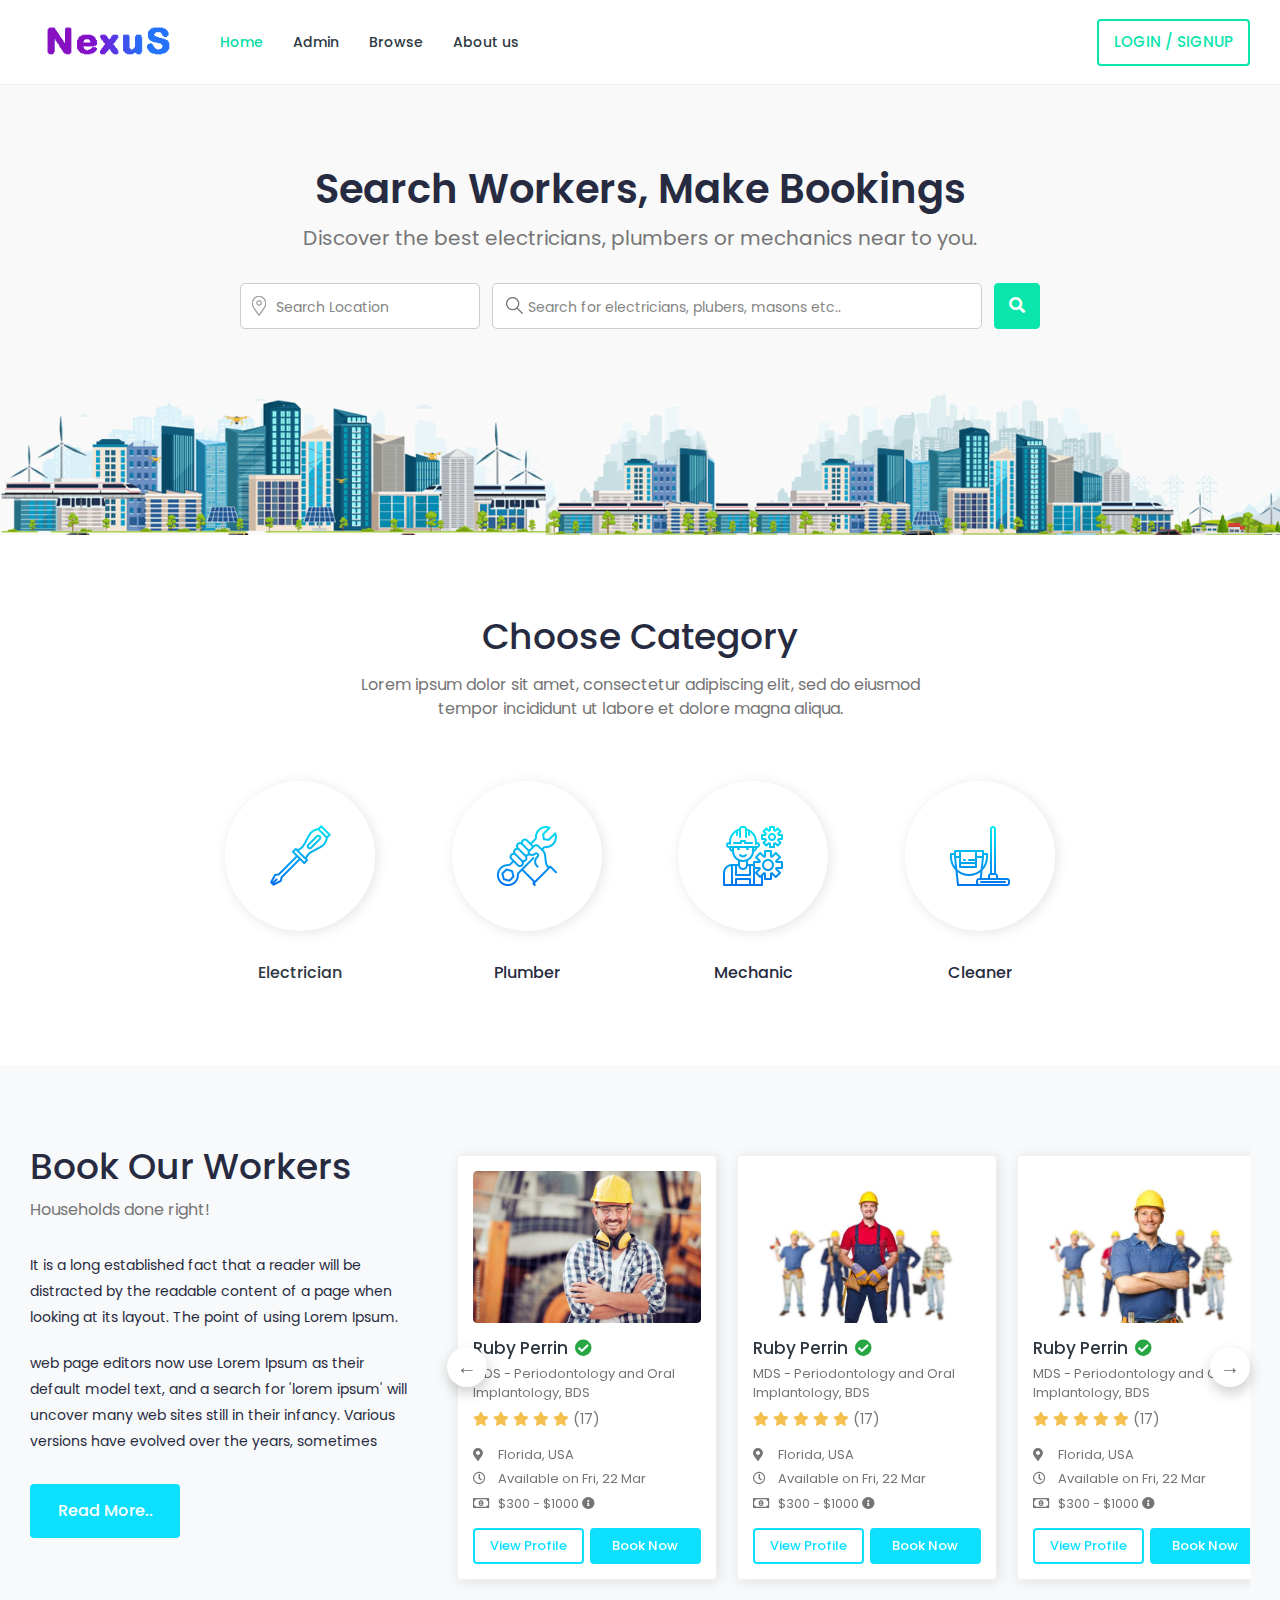
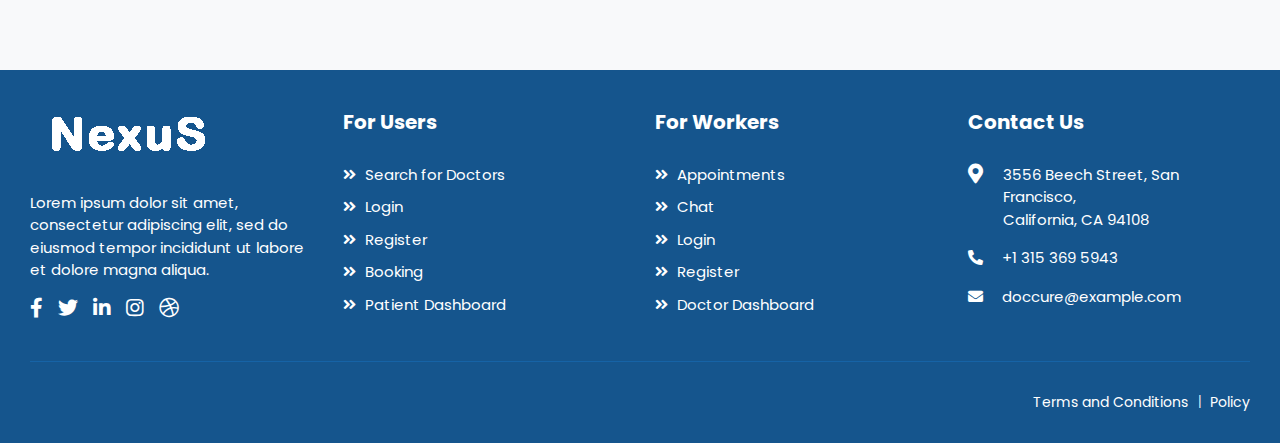
<file: index.html>
<!DOCTYPE html>
<html lang="en">

<!-- doccure/  30 Nov 2019 04:11:34 GMT -->

<head>

	<meta charset="utf-8">
	<meta name="viewport" content="width=device-width, initial-scale=1.0, user-scalable=0">
	<title>Doccure</title>

	<!-- Favicons -->
	<link type="image/x-icon" href="assets/img/favicon.png" rel="icon">

	<!-- Bootstrap CSS -->
	<link rel="stylesheet" href="assets/css/bootstrap.min.css">

	<!-- Fontawesome CSS -->
	<link rel="stylesheet" href="assets/plugins/fontawesome/css/fontawesome.min.css">
	<link rel="stylesheet" href="assets/plugins/fontawesome/css/all.min.css">

	<!-- Main CSS -->
	<link rel="stylesheet" href="assets/css/style.css">

	<link rel="stylesheet" href="assets/css/app.css">


	<!-- HTML5 shim and Respond.js IE8 support of HTML5 elements and media queries -->
	<!--[if lt IE 9]>
			<script src="assets/js/html5shiv.min.js"></script>
			<script src="assets/js/respond.min.js"></script>
		<![endif]-->

</head>

<body>

	<!-- Main Wrapper -->
	<div class="main-wrapper">

		<!-- Header -->
		<header class="header">
			<nav class="navbar navbar-expand-lg header-nav">
				<div class="navbar-header">
					<a id="mobile_btn" href="javascript:void(0);">
						<span class="bar-icon">
							<span></span>
							<span></span>
							<span></span>
						</span>
					</a>
					<a href="index-2.html" class="navbar-brand logo">
						<img src="assets/img/logo11.png" class="img-fluid" alt="Logo">
					</a>
				</div>
				<div class="main-menu-wrapper">
					<div class="menu-header">
						<a href="index-2.html" class="menu-logo">
							<img src="assets/img/logo.png" class="img-fluid" alt="Logo">
						</a>
						<a id="menu_close" class="menu-close" href="javascript:void(0);">
							<i class="fas fa-times"></i>
						</a>
					</div>
					<ul class="main-nav">
						<!-- nav elements -->
						<li class="active">
							<a href="index-2.html">Home</a>
						</li>
						
						<li>
							<a href="admin/index.html" target="_blank">Admin</a>
						</li>

						<li>
							<a href="login.html">Browse</a>
						</li>

						<li>
							<a href="login.html">About us</a>
						</li>

						<li class="login-link">
							<a href="login.html">Login / Signup</a>
						</li>

					</ul>
				</div>
				<ul class="nav header-navbar-rht">
					<li class="nav-item">
						<a class="nav-link header-login" href="login.html">login / Signup </a>
					</li>
				</ul>
			</nav>
		</header>
		<!-- /Header -->

		<!-- Home Banner -->
		<section class="section section-search">
			<div class="container-fluid">
				<div class="banner-wrapper">
					<div class="banner-header text-center">
						<h1>Search Workers, Make Bookings</h1>
						<p>Discover the best electricians, plumbers or mechanics near to you.</p>
					</div>

					<!-- Search -->
					<div class="search-box">
						<form action="templateshub.net">
							<div class="form-group search-location">
								<input type="text" class="form-control" placeholder="Search Location">
							</div>
							<div class="form-group search-info">
								<input type="text" class="form-control"
									placeholder="Search for electricians, plubers, masons etc..">
							</div>
							<button type="submit" class="btn btn-primary search-btn"><i class="fas fa-search"></i>
								<span>Search</span></button>
						</form>
					</div>
					<!-- /Search -->

				</div>
			</div>
		</section>
		<!-- /Home Banner -->

		<!-- Clinic and Specialities -->
		<section class="section section-specialities">
			<div class="container-fluid">
				<div class="section-header text-center">
					<h2>Choose Category</h2>
					<p class="sub-title">Lorem ipsum dolor sit amet, consectetur adipiscing elit, sed do eiusmod tempor
						incididunt ut labore et dolore magna aliqua.</p>
				</div>
				<div class="row justify-content-center">
					<div class="col-md-9 editstyle1">
						<!-- speciality-bubbles -->
						

							<!-- speciality-bubbles Item -->
							<a href="/">
							<div class="speicality-item text-center">
								<div class="speicality-img">
									<img src="assets/img/specialities/1.png" class="img-fluid"
										alt="Speciality">
								</div>
								<p>Electrician</p>
							</div>
							</a>
							
							<!-- /speciality-bubbles Item -->

							<!-- speciality-bubbles Item -->
							<div class="speicality-item text-center">
								<div class="speicality-img">
									<img src="assets/img/specialities/2.png" class="img-fluid"
										alt="Speciality">
								</div>
								<p>Plumber</p>
							</div>
							<!-- /speciality-bubbles Item -->

							<!-- speciality-bubbles Item -->
							<div class="speicality-item text-center">
								<div class="speicality-img">
									<img src="assets/img/specialities/3.png" class="img-fluid"
										alt="Speciality">
								</div>
								<p>Mechanic</p>
							</div>
							<!-- /speciality-bubbles Item -->

							<!-- speciality-bubbles Item -->
							<div class="speicality-item text-center">
								<div class="speicality-img">
									<img src="assets/img/specialities/4.png" class="img-fluid"
										alt="Speciality">
								</div>
								<p>Cleaner</p>
							</div>
							<!-- /speciality-bubbles Item -->


						
						<!-- /speciality-bubbles -->

					</div>
				</div>
			</div>
		</section>
		<!-- Clinic and Specialities -->

		<!-- Popular Section -->
		<section class="section section-doctor">
			<div class="container-fluid">
				<div class="row">
					<div class="col-lg-4">
						<div class="section-header ">
							<h2>Book Our Workers</h2>
							<p>Households done right!</p>
						</div>
						<div class="about-content">
							<p>It is a long established fact that a reader will be distracted by the readable content of
								a page when looking at its layout. The point of using Lorem Ipsum.</p>
							<p>web page editors now use Lorem Ipsum as their default model text, and a search for 'lorem
								ipsum' will uncover many web sites still in their infancy. Various versions have evolved
								over the years, sometimes</p>
							<a href="javascript:;">Read More..</a>
						</div>
					</div>
					<div class="col-lg-8">
						<div class="doctor-slider slider">

							<!-- Doctor Widget -->
							<div class="profile-widget">
								<div class="doc-img">
									<a href="doctor-profile.html">
										<img class="img-fluid" alt="User Image" src="assets/img/doctors/1.jpg">
									</a>
									<a href="javascript:void(0)" class="fav-btn">
										<i class="far fa-bookmark"></i>
									</a>
								</div>
								<div class="pro-content">
									<h3 class="title">
										<a href="doctor-profile.html">Ruby Perrin</a>
										<i class="fas fa-check-circle verified"></i>
									</h3>
									<p class="speciality">MDS - Periodontology and Oral Implantology, BDS</p>
									<div class="rating">
										<i class="fas fa-star filled"></i>
										<i class="fas fa-star filled"></i>
										<i class="fas fa-star filled"></i>
										<i class="fas fa-star filled"></i>
										<i class="fas fa-star filled"></i>
										<span class="d-inline-block average-rating">(17)</span>
									</div>
									<ul class="available-info">
										<li>
											<i class="fas fa-map-marker-alt"></i> Florida, USA
										</li>
										<li>
											<i class="far fa-clock"></i> Available on Fri, 22 Mar
										</li>
										<li>
											<i class="far fa-money-bill-alt"></i> $300 - $1000
											<i class="fas fa-info-circle" data-toggle="tooltip" title="Lorem Ipsum"></i>
										</li>
									</ul>
									<div class="row row-sm">
										<div class="col-6">
											<a href="doctor-profile.html" class="btn view-btn">View Profile</a>
										</div>
										<div class="col-6">
											<a href="booking.html" class="btn book-btn">Book Now</a>
										</div>
									</div>
								</div>
							</div>
							<!-- /Doctor Widget -->


							<!-- Doctor Widget -->
							<div class="profile-widget">
								<div class="doc-img">
									<a href="doctor-profile.html">
										<img class="img-fluid" alt="User Image" src="assets/img/doctors/2.jpg">
									</a>
									<a href="javascript:void(0)" class="fav-btn">
										<i class="far fa-bookmark"></i>
									</a>
								</div>
								<div class="pro-content">
									<h3 class="title">
										<a href="doctor-profile.html">Ruby Perrin</a>
										<i class="fas fa-check-circle verified"></i>
									</h3>
									<p class="speciality">MDS - Periodontology and Oral Implantology, BDS</p>
									<div class="rating">
										<i class="fas fa-star filled"></i>
										<i class="fas fa-star filled"></i>
										<i class="fas fa-star filled"></i>
										<i class="fas fa-star filled"></i>
										<i class="fas fa-star filled"></i>
										<span class="d-inline-block average-rating">(17)</span>
									</div>
									<ul class="available-info">
										<li>
											<i class="fas fa-map-marker-alt"></i> Florida, USA
										</li>
										<li>
											<i class="far fa-clock"></i> Available on Fri, 22 Mar
										</li>
										<li>
											<i class="far fa-money-bill-alt"></i> $300 - $1000
											<i class="fas fa-info-circle" data-toggle="tooltip" title="Lorem Ipsum"></i>
										</li>
									</ul>
									<div class="row row-sm">
										<div class="col-6">
											<a href="doctor-profile.html" class="btn view-btn">View Profile</a>
										</div>
										<div class="col-6">
											<a href="booking.html" class="btn book-btn">Book Now</a>
										</div>
									</div>
								</div>
							</div>
							<!-- /Doctor Widget -->

							<!-- Doctor Widget -->
							<div class="profile-widget">
								<div class="doc-img">
									<a href="doctor-profile.html">
										<img class="img-fluid" alt="User Image" src="assets/img/doctors/3.jpg">
									</a>
									<a href="javascript:void(0)" class="fav-btn">
										<i class="far fa-bookmark"></i>
									</a>
								</div>
								<div class="pro-content">
									<h3 class="title">
										<a href="doctor-profile.html">Ruby Perrin</a>
										<i class="fas fa-check-circle verified"></i>
									</h3>
									<p class="speciality">MDS - Periodontology and Oral Implantology, BDS</p>
									<div class="rating">
										<i class="fas fa-star filled"></i>
										<i class="fas fa-star filled"></i>
										<i class="fas fa-star filled"></i>
										<i class="fas fa-star filled"></i>
										<i class="fas fa-star filled"></i>
										<span class="d-inline-block average-rating">(17)</span>
									</div>
									<ul class="available-info">
										<li>
											<i class="fas fa-map-marker-alt"></i> Florida, USA
										</li>
										<li>
											<i class="far fa-clock"></i> Available on Fri, 22 Mar
										</li>
										<li>
											<i class="far fa-money-bill-alt"></i> $300 - $1000
											<i class="fas fa-info-circle" data-toggle="tooltip" title="Lorem Ipsum"></i>
										</li>
									</ul>
									<div class="row row-sm">
										<div class="col-6">
											<a href="doctor-profile.html" class="btn view-btn">View Profile</a>
										</div>
										<div class="col-6">
											<a href="booking.html" class="btn book-btn">Book Now</a>
										</div>
									</div>
								</div>
							</div>
							<!-- /Doctor Widget -->


							<!-- Doctor Widget -->
							<div class="profile-widget">
								<div class="doc-img">
									<a href="doctor-profile.html">
										<img class="img-fluid" alt="User Image" src="assets/img/doctors/4.jpg">
									</a>
									<a href="javascript:void(0)" class="fav-btn">
										<i class="far fa-bookmark"></i>
									</a>
								</div>
								<div class="pro-content">
									<h3 class="title">
										<a href="doctor-profile.html">Ruby Perrin</a>
										<i class="fas fa-check-circle verified"></i>
									</h3>
									<p class="speciality">MDS - Periodontology and Oral Implantology, BDS</p>
									<div class="rating">
										<i class="fas fa-star filled"></i>
										<i class="fas fa-star filled"></i>
										<i class="fas fa-star filled"></i>
										<i class="fas fa-star filled"></i>
										<i class="fas fa-star filled"></i>
										<span class="d-inline-block average-rating">(17)</span>
									</div>
									<ul class="available-info">
										<li>
											<i class="fas fa-map-marker-alt"></i> Florida, USA
										</li>
										<li>
											<i class="far fa-clock"></i> Available on Fri, 22 Mar
										</li>
										<li>
											<i class="far fa-money-bill-alt"></i> $300 - $1000
											<i class="fas fa-info-circle" data-toggle="tooltip" title="Lorem Ipsum"></i>
										</li>
									</ul>
									<div class="row row-sm">
										<div class="col-6">
											<a href="doctor-profile.html" class="btn view-btn">View Profile</a>
										</div>
										<div class="col-6">
											<a href="booking.html" class="btn book-btn">Book Now</a>
										</div>
									</div>
								</div>
							</div>
							<!-- /Doctor Widget -->
						</div>
					</div>
				</div>
			</div>
		</section>
		<!-- /Popular Section -->


		<!-- Footer -->
		<footer class="footer">

			<!-- Footer Top -->
			<div class="footer-top">
				<div class="container-fluid">
					<div class="row">
						<div class="col-lg-3 col-md-6">

							<!-- Footer Widget -->
							<div class="footer-widget footer-about">
								<div class="footer-logo">
									<img src="assets/img/footer-logo.png" alt="logo">
								</div>
								<div class="footer-about-content">
									<p>Lorem ipsum dolor sit amet, consectetur adipiscing elit, sed do eiusmod tempor
										incididunt ut labore et dolore magna aliqua. </p>
									<div class="social-icon">
										<ul>
											<li>
												<a href="#" target="_blank"><i class="fab fa-facebook-f"></i> </a>
											</li>
											<li>
												<a href="#" target="_blank"><i class="fab fa-twitter"></i> </a>
											</li>
											<li>
												<a href="#" target="_blank"><i class="fab fa-linkedin-in"></i></a>
											</li>
											<li>
												<a href="#" target="_blank"><i class="fab fa-instagram"></i></a>
											</li>
											<li>
												<a href="#" target="_blank"><i class="fab fa-dribbble"></i> </a>
											</li>
										</ul>
									</div>
								</div>
							</div>
							<!-- /Footer Widget -->

						</div>

						<div class="col-lg-3 col-md-6">

							<!-- Footer Widget -->
							<div class="footer-widget footer-menu">
								<h2 class="footer-title">For Users</h2>
								<ul>
									<li><a href="search.html"><i class="fas fa-angle-double-right"></i> Search for
											Doctors</a></li>
									<li><a href="login.html"><i class="fas fa-angle-double-right"></i> Login</a></li>
									<li><a href="register.html"><i class="fas fa-angle-double-right"></i> Register</a>
									</li>
									<li><a href="booking.html"><i class="fas fa-angle-double-right"></i> Booking</a>
									</li>
									<li><a href="patient-dashboard.html"><i class="fas fa-angle-double-right"></i>
											Patient Dashboard</a></li>
								</ul>
							</div>
							<!-- /Footer Widget -->

						</div>

						<div class="col-lg-3 col-md-6">

							<!-- Footer Widget -->
							<div class="footer-widget footer-menu">
								<h2 class="footer-title">For Workers</h2>
								<ul>
									<li><a href="appointments.html"><i class="fas fa-angle-double-right"></i>
											Appointments</a></li>
									<li><a href="chat.html"><i class="fas fa-angle-double-right"></i> Chat</a></li>
									<li><a href="login.html"><i class="fas fa-angle-double-right"></i> Login</a></li>
									<li><a href="doctor-register.html"><i class="fas fa-angle-double-right"></i>
											Register</a></li>
									<li><a href="doctor-dashboard.html"><i class="fas fa-angle-double-right"></i> Doctor
											Dashboard</a></li>
								</ul>
							</div>
							<!-- /Footer Widget -->

						</div>

						<div class="col-lg-3 col-md-6">

							<!-- Footer Widget -->
							<div class="footer-widget footer-contact">
								<h2 class="footer-title">Contact Us</h2>
								<div class="footer-contact-info">
									<div class="footer-address">
										<span><i class="fas fa-map-marker-alt"></i></span>
										<p> 3556 Beech Street, San Francisco,<br> California, CA 94108 </p>
									</div>
									<p>
										<i class="fas fa-phone-alt"></i>
										+1 315 369 5943
									</p>
									<p class="mb-0">
										<i class="fas fa-envelope"></i>
										doccure@example.com
									</p>
								</div>
							</div>
							<!-- /Footer Widget -->

						</div>

					</div>
				</div>
			</div>
			<!-- /Footer Top -->

			<!-- Footer Bottom -->
			<div class="footer-bottom">
				<div class="container-fluid">

					<!-- Copyright -->
					<div class="copyright">
						<div class="row">
							<div class="col-md-6 col-lg-6">
								
							</div>
							<div class="col-md-6 col-lg-6">

								<!-- Copyright Menu -->
								<div class="copyright-menu">
									<ul class="policy-menu">
										<li><a href="term-condition.html">Terms and Conditions</a></li>
										<li><a href="privacy-policy.html">Policy</a></li>
									</ul>
								</div>
								<!-- /Copyright Menu -->

							</div>
						</div>
					</div>
					<!-- /Copyright -->

				</div>
			</div>
			<!-- /Footer Bottom -->

		</footer>
		<!-- /Footer -->

	</div>
	<!-- /Main Wrapper -->

	<!-- jQuery -->
	<script src="assets/js/jquery.min.js"></script>

	<!-- Bootstrap Core JS -->
	<script src="assets/js/popper.min.js"></script>
	<script src="assets/js/bootstrap.min.js"></script>

	<!-- Slick JS -->
	<script src="assets/js/slick.js"></script>

	<!-- Custom JS -->
	<script src="assets/js/script.js"></script>

</body>

<!-- doccure/  30 Nov 2019 04:11:53 GMT -->

</html>
</file>
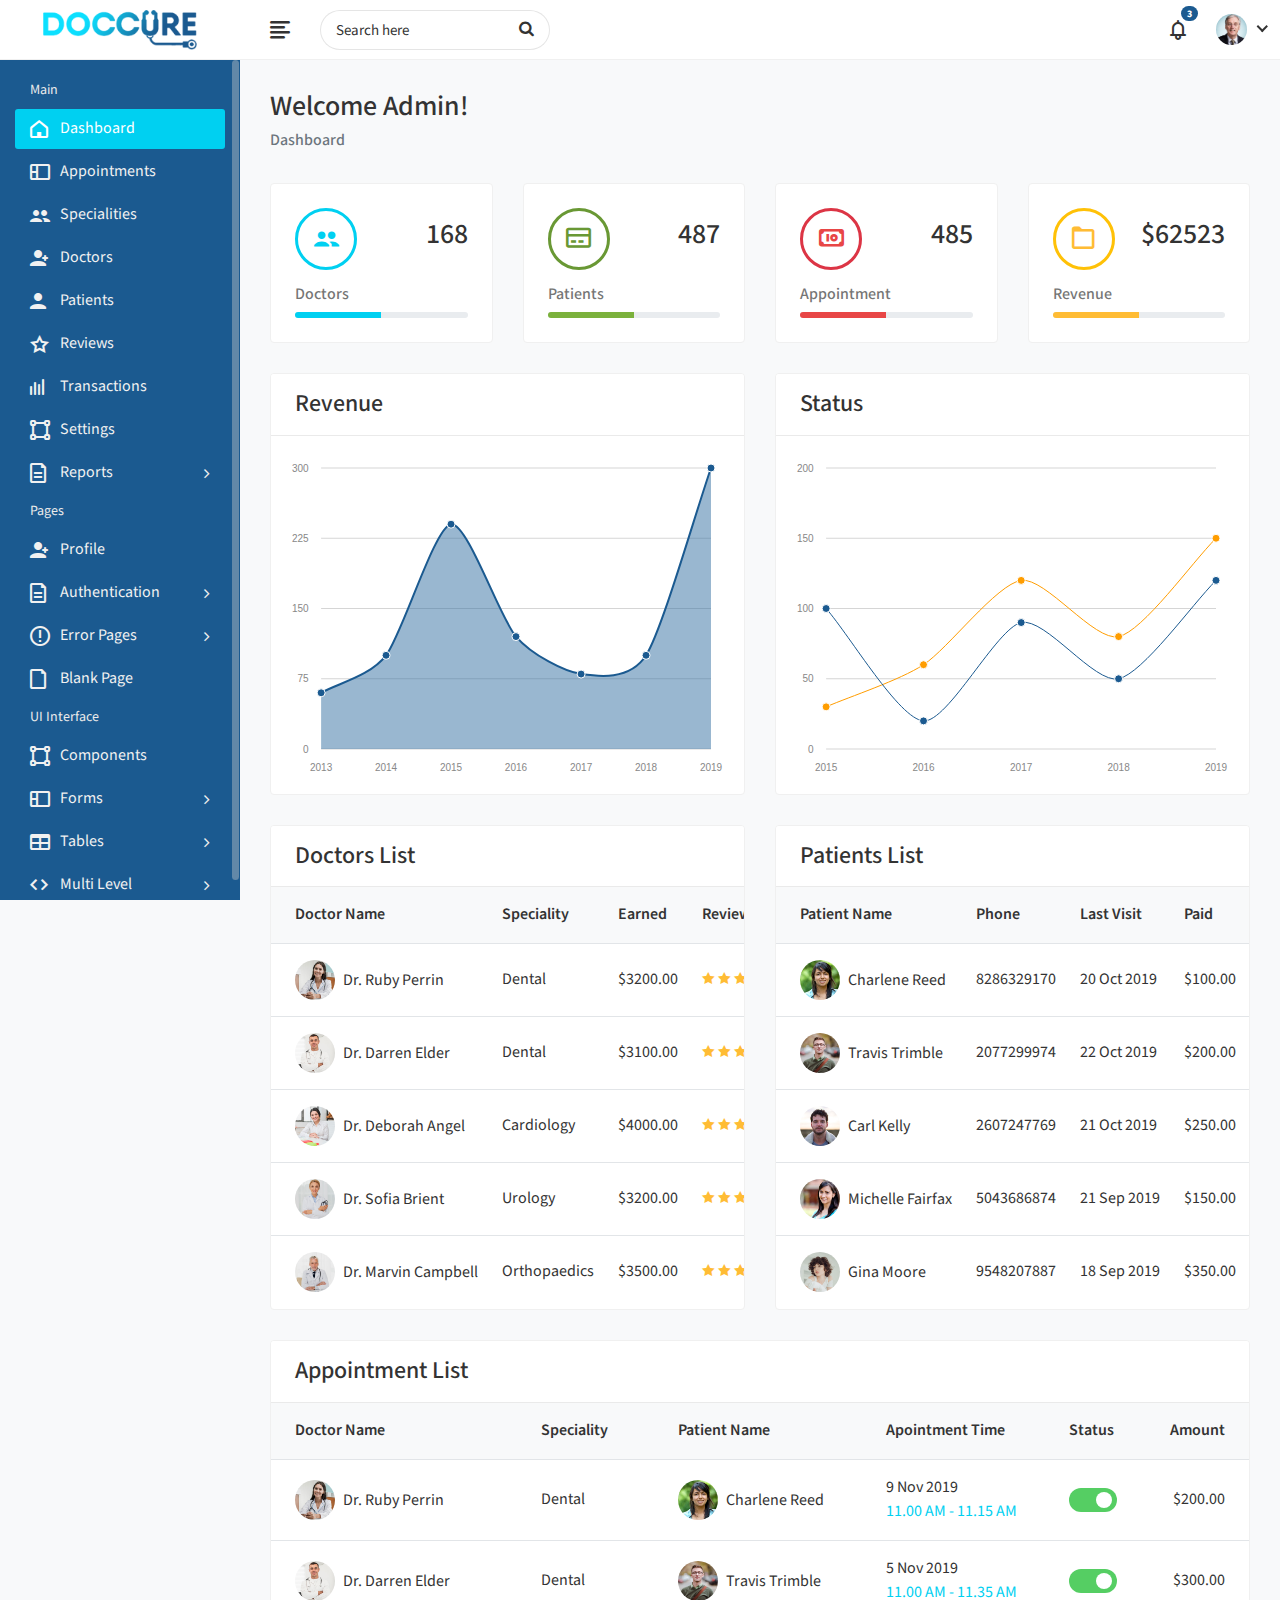
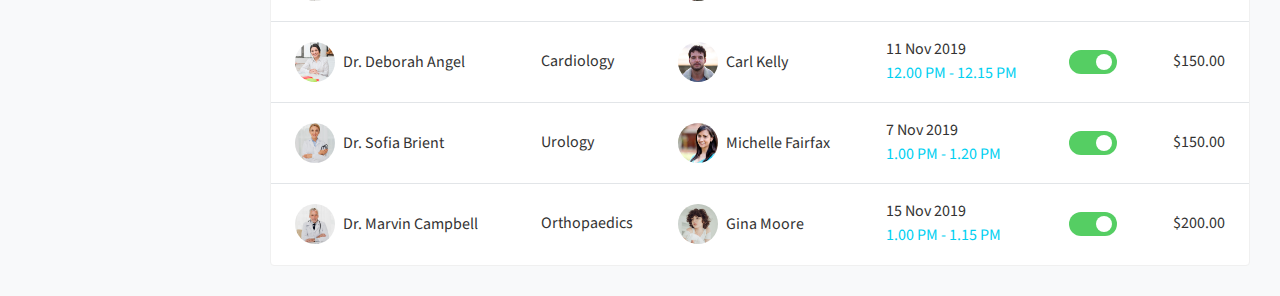
<file: admin/index.html>
<!DOCTYPE html>
<html lang="en">
    
<!-- Mirrored from dreamguys.co.in/demo/doccure/admin/index.html by HTTrack Website Copier/3.x [XR&CO'2014], Sat, 30 Nov 2019 04:12:20 GMT -->
<head>
        <meta charset="utf-8">
        <meta name="viewport" content="width=device-width, initial-scale=1.0, user-scalable=0">
        <title>Doccure - Dashboard</title>
		
		<!-- Favicon -->
        <link rel="shortcut icon" type="image/x-icon" href="assets/img/favicon.png">
		
		<!-- Bootstrap CSS -->
        <link rel="stylesheet" href="assets/css/bootstrap.min.css">
		
		<!-- Fontawesome CSS -->
        <link rel="stylesheet" href="assets/css/font-awesome.min.css">
		
		<!-- Feathericon CSS -->
        <link rel="stylesheet" href="assets/css/feathericon.min.css">
		
		<link rel="stylesheet" href="assets/plugins/morris/morris.css">
		
		<!-- Main CSS -->
        <link rel="stylesheet" href="assets/css/style.css">
		
		<!--[if lt IE 9]>
			<script src="assets/js/html5shiv.min.js"></script>
			<script src="assets/js/respond.min.js"></script>
		<![endif]-->
    </head>
    <body>
	
		<!-- Main Wrapper -->
        <div class="main-wrapper">
		
			<!-- Header -->
            <div class="header">
			
				<!-- Logo -->
                <div class="header-left">
                    <a href="index.html" class="logo">
						<img src="assets/img/logo.png" alt="Logo">
					</a>
					<a href="index.html" class="logo logo-small">
						<img src="assets/img/logo-small.png" alt="Logo" width="30" height="30">
					</a>
                </div>
				<!-- /Logo -->
				
				<a href="javascript:void(0);" id="toggle_btn">
					<i class="fe fe-text-align-left"></i>
				</a>
				
				<div class="top-nav-search">
					<form>
						<input type="text" class="form-control" placeholder="Search here">
						<button class="btn" type="submit"><i class="fa fa-search"></i></button>
					</form>
				</div>
				
				<!-- Mobile Menu Toggle -->
				<a class="mobile_btn" id="mobile_btn">
					<i class="fa fa-bars"></i>
				</a>
				<!-- /Mobile Menu Toggle -->
				
				<!-- Header Right Menu -->
				<ul class="nav user-menu">

					<!-- Notifications -->
					<li class="nav-item dropdown noti-dropdown">
						<a href="#" class="dropdown-toggle nav-link" data-toggle="dropdown">
							<i class="fe fe-bell"></i> <span class="badge badge-pill">3</span>
						</a>
						<div class="dropdown-menu notifications">
							<div class="topnav-dropdown-header">
								<span class="notification-title">Notifications</span>
								<a href="javascript:void(0)" class="clear-noti"> Clear All </a>
							</div>
							<div class="noti-content">
								<ul class="notification-list">
									<li class="notification-message">
										<a href="#">
											<div class="media">
												<span class="avatar avatar-sm">
													<img class="avatar-img rounded-circle" alt="User Image" src="assets/img/doctors/doctor-thumb-01.jpg">
												</span>
												<div class="media-body">
													<p class="noti-details"><span class="noti-title">Dr. Ruby Perrin</span> Schedule <span class="noti-title">her appointment</span></p>
													<p class="noti-time"><span class="notification-time">4 mins ago</span></p>
												</div>
											</div>
										</a>
									</li>
									<li class="notification-message">
										<a href="#">
											<div class="media">
												<span class="avatar avatar-sm">
													<img class="avatar-img rounded-circle" alt="User Image" src="assets/img/patients/patient1.jpg">
												</span>
												<div class="media-body">
													<p class="noti-details"><span class="noti-title">Charlene Reed</span> has booked her appointment to <span class="noti-title">Dr. Ruby Perrin</span></p>
													<p class="noti-time"><span class="notification-time">6 mins ago</span></p>
												</div>
											</div>
										</a>
									</li>
									<li class="notification-message">
										<a href="#">
											<div class="media">
												<span class="avatar avatar-sm">
													<img class="avatar-img rounded-circle" alt="User Image" src="assets/img/patients/patient2.jpg">
												</span>
												<div class="media-body">
												<p class="noti-details"><span class="noti-title">Travis Trimble</span> sent a amount of $210 for his <span class="noti-title">appointment</span></p>
												<p class="noti-time"><span class="notification-time">8 mins ago</span></p>
												</div>
											</div>
										</a>
									</li>
									<li class="notification-message">
										<a href="#">
											<div class="media">
												<span class="avatar avatar-sm">
													<img class="avatar-img rounded-circle" alt="User Image" src="assets/img/patients/patient3.jpg">
												</span>
												<div class="media-body">
													<p class="noti-details"><span class="noti-title">Carl Kelly</span> send a message <span class="noti-title"> to his doctor</span></p>
													<p class="noti-time"><span class="notification-time">12 mins ago</span></p>
												</div>
											</div>
										</a>
									</li>
								</ul>
							</div>
							<div class="topnav-dropdown-footer">
								<a href="#">View all Notifications</a>
							</div>
						</div>
					</li>
					<!-- /Notifications -->
					
					<!-- User Menu -->
					<li class="nav-item dropdown has-arrow">
						<a href="#" class="dropdown-toggle nav-link" data-toggle="dropdown">
							<span class="user-img"><img class="rounded-circle" src="assets/img/profiles/avatar-01.jpg" width="31" alt="Ryan Taylor"></span>
						</a>
						<div class="dropdown-menu">
							<div class="user-header">
								<div class="avatar avatar-sm">
									<img src="assets/img/profiles/avatar-01.jpg" alt="User Image" class="avatar-img rounded-circle">
								</div>
								<div class="user-text">
									<h6>Ryan Taylor</h6>
									<p class="text-muted mb-0">Administrator</p>
								</div>
							</div>
							<a class="dropdown-item" href="profile.html">My Profile</a>
							<a class="dropdown-item" href="settings.html">Settings</a>
							<a class="dropdown-item" href="login.html">Logout</a>
						</div>
					</li>
					<!-- /User Menu -->
					
				</ul>
				<!-- /Header Right Menu -->
				
            </div>
			<!-- /Header -->
			
			<!-- Sidebar -->
            <div class="sidebar" id="sidebar">
                <div class="sidebar-inner slimscroll">
					<div id="sidebar-menu" class="sidebar-menu">
						<ul>
							<li class="menu-title"> 
								<span>Main</span>
							</li>
							<li class="active"> 
								<a href="index.html"><i class="fe fe-home"></i> <span>Dashboard</span></a>
							</li>
							<li> 
								<a href="appointment-list.html"><i class="fe fe-layout"></i> <span>Appointments</span></a>
							</li>
							<li> 
								<a href="specialities.html"><i class="fe fe-users"></i> <span>Specialities</span></a>
							</li>
							<li> 
								<a href="doctor-list.html"><i class="fe fe-user-plus"></i> <span>Doctors</span></a>
							</li>
							<li> 
								<a href="patient-list.html"><i class="fe fe-user"></i> <span>Patients</span></a>
							</li>
							<li> 
								<a href="reviews.html"><i class="fe fe-star-o"></i> <span>Reviews</span></a>
							</li>
							<li> 
								<a href="transactions-list.html"><i class="fe fe-activity"></i> <span>Transactions</span></a>
							</li>
							<li> 
								<a href="settings.html"><i class="fe fe-vector"></i> <span>Settings</span></a>
							</li>
							<li class="submenu">
								<a href="#"><i class="fe fe-document"></i> <span> Reports</span> <span class="menu-arrow"></span></a>
								<ul style="display: none;">
									<li><a href="invoice-report.html">Invoice Reports</a></li>
								</ul>
							</li>
							<li class="menu-title"> 
								<span>Pages</span>
							</li>
							<li> 
								<a href="profile.html"><i class="fe fe-user-plus"></i> <span>Profile</span></a>
							</li>
							<li class="submenu">
								<a href="#"><i class="fe fe-document"></i> <span> Authentication </span> <span class="menu-arrow"></span></a>
								<ul style="display: none;">
									<li><a href="login.html"> Login </a></li>
									<li><a href="register.html"> Register </a></li>
									<li><a href="forgot-password.html"> Forgot Password </a></li>
									<li><a href="lock-screen.html"> Lock Screen </a></li>
								</ul>
							</li>
							<li class="submenu">
								<a href="#"><i class="fe fe-warning"></i> <span> Error Pages </span> <span class="menu-arrow"></span></a>
								<ul style="display: none;">
									<li><a href="error-404.html">404 Error </a></li>
									<li><a href="error-500.html">500 Error </a></li>
								</ul>
							</li>
							<li> 
								<a href="blank-page.html"><i class="fe fe-file"></i> <span>Blank Page</span></a>
							</li>
							<li class="menu-title"> 
								<span>UI Interface</span>
							</li>
							<li> 
								<a href="components.html"><i class="fe fe-vector"></i> <span>Components</span></a>
							</li>
							<li class="submenu">
								<a href="#"><i class="fe fe-layout"></i> <span> Forms </span> <span class="menu-arrow"></span></a>
								<ul style="display: none;">
									<li><a href="form-basic-inputs.html">Basic Inputs </a></li>
									<li><a href="form-input-groups.html">Input Groups </a></li>
									<li><a href="form-horizontal.html">Horizontal Form </a></li>
									<li><a href="form-vertical.html"> Vertical Form </a></li>
									<li><a href="form-mask.html"> Form Mask </a></li>
									<li><a href="form-validation.html"> Form Validation </a></li>
								</ul>
							</li>
							<li class="submenu">
								<a href="#"><i class="fe fe-table"></i> <span> Tables </span> <span class="menu-arrow"></span></a>
								<ul style="display: none;">
									<li><a href="tables-basic.html">Basic Tables </a></li>
									<li><a href="data-tables.html">Data Table </a></li>
								</ul>
							</li>
							<li class="submenu">
								<a href="javascript:void(0);"><i class="fe fe-code"></i> <span>Multi Level</span> <span class="menu-arrow"></span></a>
								<ul style="display: none;">
									<li class="submenu">
										<a href="javascript:void(0);"> <span>Level 1</span> <span class="menu-arrow"></span></a>
										<ul style="display: none;">
											<li><a href="javascript:void(0);"><span>Level 2</span></a></li>
											<li class="submenu">
												<a href="javascript:void(0);"> <span> Level 2</span> <span class="menu-arrow"></span></a>
												<ul style="display: none;">
													<li><a href="javascript:void(0);">Level 3</a></li>
													<li><a href="javascript:void(0);">Level 3</a></li>
												</ul>
											</li>
											<li><a href="javascript:void(0);"> <span>Level 2</span></a></li>
										</ul>
									</li>
									<li>
										<a href="javascript:void(0);"> <span>Level 1</span></a>
									</li>
								</ul>
							</li>
						</ul>
					</div>
                </div>
            </div>
			<!-- /Sidebar -->
			
			<!-- Page Wrapper -->
            <div class="page-wrapper">
			
                <div class="content container-fluid">
					
					<!-- Page Header -->
					<div class="page-header">
						<div class="row">
							<div class="col-sm-12">
								<h3 class="page-title">Welcome Admin!</h3>
								<ul class="breadcrumb">
									<li class="breadcrumb-item active">Dashboard</li>
								</ul>
							</div>
						</div>
					</div>
					<!-- /Page Header -->

					<div class="row">
						<div class="col-xl-3 col-sm-6 col-12">
							<div class="card">
								<div class="card-body">
									<div class="dash-widget-header">
										<span class="dash-widget-icon text-primary border-primary">
											<i class="fe fe-users"></i>
										</span>
										<div class="dash-count">
											<h3>168</h3>
										</div>
									</div>
									<div class="dash-widget-info">
										<h6 class="text-muted">Doctors</h6>
										<div class="progress progress-sm">
											<div class="progress-bar bg-primary w-50"></div>
										</div>
									</div>
								</div>
							</div>
						</div>
						<div class="col-xl-3 col-sm-6 col-12">
							<div class="card">
								<div class="card-body">
									<div class="dash-widget-header">
										<span class="dash-widget-icon text-success">
											<i class="fe fe-credit-card"></i>
										</span>
										<div class="dash-count">
											<h3>487</h3>
										</div>
									</div>
									<div class="dash-widget-info">
										
										<h6 class="text-muted">Patients</h6>
										<div class="progress progress-sm">
											<div class="progress-bar bg-success w-50"></div>
										</div>
									</div>
								</div>
							</div>
						</div>
						<div class="col-xl-3 col-sm-6 col-12">
							<div class="card">
								<div class="card-body">
									<div class="dash-widget-header">
										<span class="dash-widget-icon text-danger border-danger">
											<i class="fe fe-money"></i>
										</span>
										<div class="dash-count">
											<h3>485</h3>
										</div>
									</div>
									<div class="dash-widget-info">
										
										<h6 class="text-muted">Appointment</h6>
										<div class="progress progress-sm">
											<div class="progress-bar bg-danger w-50"></div>
										</div>
									</div>
								</div>
							</div>
						</div>
						<div class="col-xl-3 col-sm-6 col-12">
							<div class="card">
								<div class="card-body">
									<div class="dash-widget-header">
										<span class="dash-widget-icon text-warning border-warning">
											<i class="fe fe-folder"></i>
										</span>
										<div class="dash-count">
											<h3>$62523</h3>
										</div>
									</div>
									<div class="dash-widget-info">
										
										<h6 class="text-muted">Revenue</h6>
										<div class="progress progress-sm">
											<div class="progress-bar bg-warning w-50"></div>
										</div>
									</div>
								</div>
							</div>
						</div>
					</div>
					<div class="row">
						<div class="col-md-12 col-lg-6">
						
							<!-- Sales Chart -->
							<div class="card card-chart">
								<div class="card-header">
									<h4 class="card-title">Revenue</h4>
								</div>
								<div class="card-body">
									<div id="morrisArea"></div>
								</div>
							</div>
							<!-- /Sales Chart -->
							
						</div>
						<div class="col-md-12 col-lg-6">
						
							<!-- Invoice Chart -->
							<div class="card card-chart">
								<div class="card-header">
									<h4 class="card-title">Status</h4>
								</div>
								<div class="card-body">
									<div id="morrisLine"></div>
								</div>
							</div>
							<!-- /Invoice Chart -->
							
						</div>	
					</div>
					<div class="row">
						<div class="col-md-6 d-flex">
						
							<!-- Recent Orders -->
							<div class="card card-table flex-fill">
								<div class="card-header">
									<h4 class="card-title">Doctors List</h4>
								</div>
								<div class="card-body">
									<div class="table-responsive">
										<table class="table table-hover table-center mb-0">
											<thead>
												<tr>
													<th>Doctor Name</th>
													<th>Speciality</th>
													<th>Earned</th>
													<th>Reviews</th>
												</tr>
											</thead>
											<tbody>
												<tr>
													<td>
														<h2 class="table-avatar">
															<a href="profile.html" class="avatar avatar-sm mr-2"><img class="avatar-img rounded-circle" src="assets/img/doctors/doctor-thumb-01.jpg" alt="User Image"></a>
															<a href="profile.html">Dr. Ruby Perrin</a>
														</h2>
													</td>
													<td>Dental</td>
													<td>$3200.00</td>
													<td>
														<i class="fe fe-star text-warning"></i>
														<i class="fe fe-star text-warning"></i>
														<i class="fe fe-star text-warning"></i>
														<i class="fe fe-star text-warning"></i>
														<i class="fe fe-star-o text-secondary"></i>
													</td>
												</tr>
												<tr>
													<td>
														<h2 class="table-avatar">
															<a href="profile.html" class="avatar avatar-sm mr-2"><img class="avatar-img rounded-circle" src="assets/img/doctors/doctor-thumb-02.jpg" alt="User Image"></a>
															<a href="profile.html">Dr. Darren Elder</a>
														</h2>
													</td>
													<td>Dental</td>
													<td>$3100.00</td>
													<td>
														<i class="fe fe-star text-warning"></i>
														<i class="fe fe-star text-warning"></i>
														<i class="fe fe-star text-warning"></i>
														<i class="fe fe-star text-warning"></i>
														<i class="fe fe-star-o text-secondary"></i>
													</td>
												</tr>
												<tr>
													<td>
														<h2 class="table-avatar">
															<a href="profile.html" class="avatar avatar-sm mr-2"><img class="avatar-img rounded-circle" src="assets/img/doctors/doctor-thumb-03.jpg" alt="User Image"></a>
															<a href="profile.html">Dr. Deborah Angel</a>
														</h2>
													</td>
													<td>Cardiology</td>
													<td>$4000.00</td>
													<td>
														<i class="fe fe-star text-warning"></i>
														<i class="fe fe-star text-warning"></i>
														<i class="fe fe-star text-warning"></i>
														<i class="fe fe-star text-warning"></i>
														<i class="fe fe-star-o text-secondary"></i>
													</td>
												</tr>
												<tr>
													<td>
														<h2 class="table-avatar">
															<a href="profile.html" class="avatar avatar-sm mr-2"><img class="avatar-img rounded-circle" src="assets/img/doctors/doctor-thumb-04.jpg" alt="User Image"></a>
															<a href="profile.html">Dr. Sofia Brient</a>
														</h2>
													</td>
													<td>Urology</td>
													<td>$3200.00</td>
													<td>
														<i class="fe fe-star text-warning"></i>
														<i class="fe fe-star text-warning"></i>
														<i class="fe fe-star text-warning"></i>
														<i class="fe fe-star text-warning"></i>
														<i class="fe fe-star-o text-secondary"></i>
													</td>
												</tr>
												<tr>
													<td>
														<h2 class="table-avatar">
															<a href="profile.html" class="avatar avatar-sm mr-2"><img class="avatar-img rounded-circle" src="assets/img/doctors/doctor-thumb-05.jpg" alt="User Image"></a>
															<a href="profile.html">Dr. Marvin Campbell</a>
														</h2>
													</td>
													<td>Orthopaedics</td>
													<td>$3500.00</td>
													<td>
														<i class="fe fe-star text-warning"></i>
														<i class="fe fe-star text-warning"></i>
														<i class="fe fe-star text-warning"></i>
														<i class="fe fe-star text-warning"></i>
														<i class="fe fe-star-o text-secondary"></i>
													</td>
												</tr>
											</tbody>
										</table>
									</div>
								</div>
							</div>
							<!-- /Recent Orders -->
							
						</div>
						<div class="col-md-6 d-flex">
						
							<!-- Feed Activity -->
							<div class="card  card-table flex-fill">
								<div class="card-header">
									<h4 class="card-title">Patients List</h4>
								</div>
								<div class="card-body">
									<div class="table-responsive">
										<table class="table table-hover table-center mb-0">
											<thead>
												<tr>													
													<th>Patient Name</th>
													<th>Phone</th>
													<th>Last Visit</th>
													<th>Paid</th>													
												</tr>
											</thead>
											<tbody>
												<tr>
													<td>
														<h2 class="table-avatar">
															<a href="profile.html" class="avatar avatar-sm mr-2"><img class="avatar-img rounded-circle" src="assets/img/patients/patient1.jpg" alt="User Image"></a>
															<a href="profile.html">Charlene Reed </a>
														</h2>
													</td>
													<td>8286329170</td>
													<td>20 Oct 2019</td>
													<td class="text-right">$100.00</td>
												</tr>
												<tr>
													<td>
														<h2 class="table-avatar">
															<a href="profile.html" class="avatar avatar-sm mr-2"><img class="avatar-img rounded-circle" src="assets/img/patients/patient2.jpg" alt="User Image"></a>
															<a href="profile.html">Travis Trimble </a>
														</h2>
													</td>
													<td>2077299974</td>
													<td>22 Oct 2019</td>
													<td class="text-right">$200.00</td>
												</tr>
												<tr>
													<td>
														<h2 class="table-avatar">
															<a href="profile.html" class="avatar avatar-sm mr-2"><img class="avatar-img rounded-circle" src="assets/img/patients/patient3.jpg" alt="User Image"></a>
															<a href="profile.html">Carl Kelly</a>
														</h2>
													</td>
													<td>2607247769</td>
													<td>21 Oct 2019</td>
													<td class="text-right">$250.00</td>
												</tr>
												<tr>
													<td>
														<h2 class="table-avatar">
															<a href="profile.html" class="avatar avatar-sm mr-2"><img class="avatar-img rounded-circle" src="assets/img/patients/patient4.jpg" alt="User Image"></a>
															<a href="profile.html"> Michelle Fairfax</a>
														</h2>
													</td>
													<td>5043686874</td>
													<td>21 Sep 2019</td>
													<td class="text-right">$150.00</td>
												</tr>
												<tr>
													<td>
														<h2 class="table-avatar">
															<a href="profile.html" class="avatar avatar-sm mr-2"><img class="avatar-img rounded-circle" src="assets/img/patients/patient5.jpg" alt="User Image"></a>
															<a href="profile.html">Gina Moore</a>
														</h2>
													</td>
													<td>9548207887</td>
													<td>18 Sep 2019</td>
													<td class="text-right">$350.00</td>
												</tr>
											</tbody>
										</table>
									</div>
								</div>
							</div>
							<!-- /Feed Activity -->
							
						</div>
					</div>
					<div class="row">
						<div class="col-md-12">
						
							<!-- Recent Orders -->
							<div class="card card-table">
								<div class="card-header">
									<h4 class="card-title">Appointment List</h4>
								</div>
								<div class="card-body">
									<div class="table-responsive">
										<table class="table table-hover table-center mb-0">
											<thead>
												<tr>
													<th>Doctor Name</th>
													<th>Speciality</th>
													<th>Patient Name</th>
													<th>Apointment Time</th>
													<th>Status</th>
													<th class="text-right">Amount</th>
												</tr>
											</thead>
											<tbody>
												<tr>
													<td>
														<h2 class="table-avatar">
															<a href="profile.html" class="avatar avatar-sm mr-2"><img class="avatar-img rounded-circle" src="assets/img/doctors/doctor-thumb-01.jpg" alt="User Image"></a>
															<a href="profile.html">Dr. Ruby Perrin</a>
														</h2>
													</td>
													<td>Dental</td>
													<td>
														<h2 class="table-avatar">
															<a href="profile.html" class="avatar avatar-sm mr-2"><img class="avatar-img rounded-circle" src="assets/img/patients/patient1.jpg" alt="User Image"></a>
															<a href="profile.html">Charlene Reed </a>
														</h2>
													</td>
													<td>9 Nov 2019 <span class="text-primary d-block">11.00 AM - 11.15 AM</span></td>
													<td>
														<div class="status-toggle">
															<input type="checkbox" id="status_1" class="check" checked>
															<label for="status_1" class="checktoggle">checkbox</label>
														</div>
													</td>
													<td class="text-right">
														$200.00
													</td>
												</tr>
												<tr>
													<td>
														<h2 class="table-avatar">
															<a href="profile.html" class="avatar avatar-sm mr-2"><img class="avatar-img rounded-circle" src="assets/img/doctors/doctor-thumb-02.jpg" alt="User Image"></a>
															<a href="profile.html">Dr. Darren Elder</a>
														</h2>
													</td>
													<td>Dental</td>
													<td>
														<h2 class="table-avatar">
															<a href="profile.html" class="avatar avatar-sm mr-2"><img class="avatar-img rounded-circle" src="assets/img/patients/patient2.jpg" alt="User Image"></a>
															<a href="profile.html">Travis Trimble </a>
														</h2>
													</td>
													
													<td>5 Nov 2019 <span class="text-primary d-block">11.00 AM - 11.35 AM</span></td>
													<td>
														<div class="status-toggle">
															<input type="checkbox" id="status_2" class="check" checked>
															<label for="status_2" class="checktoggle">checkbox</label>
														</div>
													</td>
													<td class="text-right">
														$300.00
													</td>
												</tr>
												<tr>
													<td>
														<h2 class="table-avatar">
															<a href="profile.html" class="avatar avatar-sm mr-2"><img class="avatar-img rounded-circle" src="assets/img/doctors/doctor-thumb-03.jpg" alt="User Image"></a>
															<a href="profile.html">Dr. Deborah Angel</a>
														</h2>
													</td>
													<td>Cardiology</td>
													<td>
														<h2 class="table-avatar">
															<a href="profile.html" class="avatar avatar-sm mr-2"><img class="avatar-img rounded-circle" src="assets/img/patients/patient3.jpg" alt="User Image"></a>
															<a href="profile.html">Carl Kelly</a>
														</h2>
													</td>
													<td>11 Nov 2019 <span class="text-primary d-block">12.00 PM - 12.15 PM</span></td>
													<td>
														<div class="status-toggle">
															<input type="checkbox" id="status_3" class="check" checked>
															<label for="status_3" class="checktoggle">checkbox</label>
														</div>
													</td>
													<td class="text-right">
														$150.00
													</td>
												</tr>
												<tr>
													<td>
														<h2 class="table-avatar">
															<a href="profile.html" class="avatar avatar-sm mr-2"><img class="avatar-img rounded-circle" src="assets/img/doctors/doctor-thumb-04.jpg" alt="User Image"></a>
															<a href="profile.html">Dr. Sofia Brient</a>
														</h2>
													</td>
													<td>Urology</td>
													<td>
														<h2 class="table-avatar">
															<a href="profile.html" class="avatar avatar-sm mr-2"><img class="avatar-img rounded-circle" src="assets/img/patients/patient4.jpg" alt="User Image"></a>
															<a href="profile.html"> Michelle Fairfax</a>
														</h2>
													</td>
													<td>7 Nov 2019<span class="text-primary d-block">1.00 PM - 1.20 PM</span></td>
													<td>
														<div class="status-toggle">
															<input type="checkbox" id="status_4" class="check" checked>
															<label for="status_4" class="checktoggle">checkbox</label>
														</div>
													</td>
													<td class="text-right">
														$150.00
													</td>
												</tr>
												<tr>
													<td>
														<h2 class="table-avatar">
															<a href="profile.html" class="avatar avatar-sm mr-2"><img class="avatar-img rounded-circle" src="assets/img/doctors/doctor-thumb-05.jpg" alt="User Image"></a>
															<a href="profile.html">Dr. Marvin Campbell</a>
														</h2>
													</td>
													<td>Orthopaedics</td>
													<td>
														<h2 class="table-avatar">
															<a href="profile.html" class="avatar avatar-sm mr-2"><img class="avatar-img rounded-circle" src="assets/img/patients/patient5.jpg" alt="User Image"></a>
															<a href="profile.html">Gina Moore</a>
														</h2>
													</td>
													
													<td>15 Nov 2019 <span class="text-primary d-block">1.00 PM - 1.15 PM</span></td>
													<td>
														<div class="status-toggle">
															<input type="checkbox" id="status_5" class="check" checked>
															<label for="status_5" class="checktoggle">checkbox</label>
														</div>
													</td>
													<td class="text-right">
														$200.00
													</td>
												</tr>
											</tbody>
										</table>
									</div>
								</div>
							</div>
							<!-- /Recent Orders -->
							
						</div>
					</div>
					
				</div>			
			</div>
			<!-- /Page Wrapper -->
		
        </div>
		<!-- /Main Wrapper -->
		
		<!-- jQuery -->
        <script src="assets/js/jquery-3.2.1.min.js"></script>
		
		<!-- Bootstrap Core JS -->
        <script src="assets/js/popper.min.js"></script>
        <script src="assets/js/bootstrap.min.js"></script>
		
		<!-- Slimscroll JS -->
        <script src="assets/plugins/slimscroll/jquery.slimscroll.min.js"></script>
		
		<script src="assets/plugins/raphael/raphael.min.js"></script>    
		<script src="assets/plugins/morris/morris.min.js"></script>  
		<script src="assets/js/chart.morris.js"></script>
		
		<!-- Custom JS -->
		<script  src="assets/js/script.js"></script>
		
    </body>

<!-- Mirrored from dreamguys.co.in/demo/doccure/admin/index.html by HTTrack Website Copier/3.x [XR&CO'2014], Sat, 30 Nov 2019 04:12:34 GMT -->
</html>
</file>
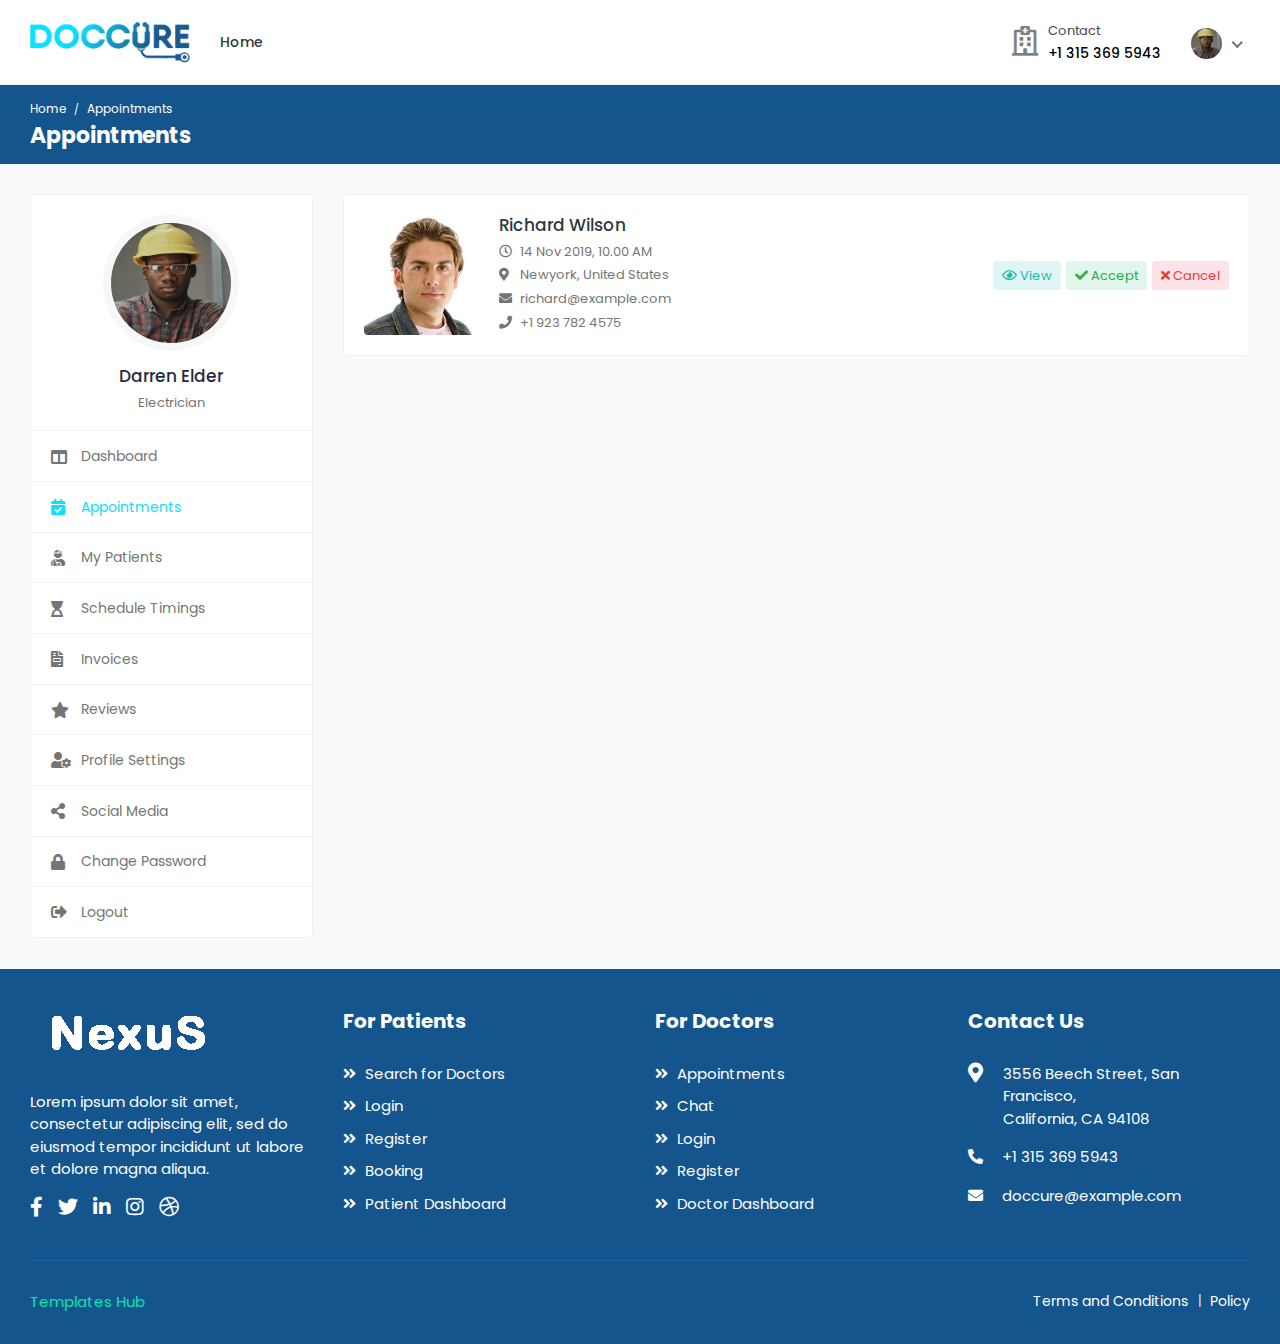
<file: appointments.html>
<!DOCTYPE html> 
<html lang="en">
	
<!-- doccure/appointments.html  30 Nov 2019 04:12:09 GMT -->
<head>
		<meta charset="utf-8">
		<title>Nexus App</title>
		<meta name="viewport" content="width=device-width, initial-scale=1.0, user-scalable=0">
		
		<!-- Favicons -->
		<link href="assets/img/favicon.png" rel="icon">
		
		<!-- Bootstrap CSS -->
		<link rel="stylesheet" href="assets/css/bootstrap.min.css">
		
		<!-- Fontawesome CSS -->
		<link rel="stylesheet" href="assets/plugins/fontawesome/css/fontawesome.min.css">
		<link rel="stylesheet" href="assets/plugins/fontawesome/css/all.min.css">
		
		<!-- Main CSS -->
		<link rel="stylesheet" href="assets/css/style.css">
		
		<!-- HTML5 shim and Respond.js IE8 support of HTML5 elements and media queries -->
		<!--[if lt IE 9]>
			<script src="assets/js/html5shiv.min.js"></script>
			<script src="assets/js/respond.min.js"></script>
		<![endif]-->
	
	</head>
	<body>

		<!-- Main Wrapper -->
		<div class="main-wrapper">
		
			<!-- Header -->
			<header class="header">
				<nav class="navbar navbar-expand-lg header-nav">
					<div class="navbar-header">
						<a id="mobile_btn" href="javascript:void(0);">
							<span class="bar-icon">
								<span></span>
								<span></span>
								<span></span>
							</span>
						</a>
						<a href="index-2.html" class="navbar-brand logo">
							<img src="assets/img/logo.png" class="img-fluid" alt="Logo">
						</a>
					</div>
					<div class="main-menu-wrapper">
						<div class="menu-header">
							<a href="index-2.html" class="menu-logo">
								<img src="assets/img/logo.png" class="img-fluid" alt="Logo">
							</a>
							<a id="menu_close" class="menu-close" href="javascript:void(0);">
								<i class="fas fa-times"></i>
							</a>
						</div>
						<ul class="main-nav">
							<li>
								<a href="index-2.html">Home</a>
							
							<li class="login-link">
								<a href="login.html">Login / Signup</a>
							</li>
						</ul>
					</div>		 
					<ul class="nav header-navbar-rht">
						<li class="nav-item contact-item">
							<div class="header-contact-img">
								<i class="far fa-hospital"></i>							
							</div>
							<div class="header-contact-detail">
								<p class="contact-header">Contact</p>
								<p class="contact-info-header"> +1 315 369 5943</p>
							</div>
						</li>
						
						<!-- User Menu -->
						<li class="nav-item dropdown has-arrow logged-item">
							<a href="#" class="dropdown-toggle nav-link" data-toggle="dropdown">
								<span class="user-img">
									<img class="rounded-circle" src="assets/img/doctors/electrician-thumb-02.jpg" width="31" alt="Darren Elder">
								</span>
							</a>
							<div class="dropdown-menu dropdown-menu-right">
								<div class="user-header">
									<div class="avatar avatar-sm">
										<img src="assets/img/doctors/electrician-thumb-02.jpg" alt="User Image" class="avatar-img rounded-circle">
									</div>
									<div class="user-text">
										<h6>Darren Elder</h6>
										<p class="text-muted mb-0">Electrician</p>
									</div>
								</div>
								<a class="dropdown-item" href="doctor-dashboard.html">Dashboard</a>
								<a class="dropdown-item" href="doctor-profile-settings.html">Profile Settings</a>
								<a class="dropdown-item" href="login.html">Logout</a>
							</div>
						</li>
						<!-- /User Menu -->
						
					</ul>
				</nav>
			</header>
			<!-- /Header -->
			
			<!-- Breadcrumb -->
			<div class="breadcrumb-bar">
				<div class="container-fluid">
					<div class="row align-items-center">
						<div class="col-md-12 col-12">
							<nav aria-label="breadcrumb" class="page-breadcrumb">
								<ol class="breadcrumb">
									<li class="breadcrumb-item"><a href="index-2.html">Home</a></li>
									<li class="breadcrumb-item active" aria-current="page">Appointments</li>
								</ol>
							</nav>
							<h2 class="breadcrumb-title">Appointments</h2>
						</div>
					</div>
				</div>
			</div>
			<!-- /Breadcrumb -->
			
			<!-- Page Content -->
			<div class="content">
				<div class="container-fluid">

					<div class="row">
						<div class="col-md-5 col-lg-4 col-xl-3 theiaStickySidebar">
						
							<!-- Profile Sidebar -->
							<div class="profile-sidebar">
								<div class="widget-profile pro-widget-content">
									<div class="profile-info-widget">
										<a href="#" class="booking-doc-img">
											<img src="assets/img/doctors/electrician-thumb-02.jpg" alt="User Image">
										</a>
										<div class="profile-det-info">
											<h3>Darren Elder</h3>
											
											<div class="patient-details">
												<h5 class="mb-0">Electrician</h5>
											</div>
										</div>
									</div>
								</div>
								<div class="dashboard-widget">
									<nav class="dashboard-menu">
										<ul>
											<li>
												<a href="doctor-dashboard.html">
													<i class="fas fa-columns"></i>
													<span>Dashboard</span>
												</a>
											</li>
											<li class="active">
												<a href="appointments.html">
													<i class="fas fa-calendar-check"></i>
													<span>Appointments</span>
												</a>
											</li>
											<li>
												<a href="my-patients.html">
													<i class="fas fa-user-injured"></i>
													<span>My Patients</span>
												</a>
											</li>
											<li>
												<a href="schedule-timings.html">
													<i class="fas fa-hourglass-start"></i>
													<span>Schedule Timings</span>
												</a>
											</li>
											<li>
												<a href="invoices.html">
													<i class="fas fa-file-invoice"></i>
													<span>Invoices</span>
												</a>
											</li>
											<li>
												<a href="reviews.html">
													<i class="fas fa-star"></i>
													<span>Reviews</span>
												</a>
											</li>
											
											<li>
												<a href="doctor-profile-settings.html">
													<i class="fas fa-user-cog"></i>
													<span>Profile Settings</span>
												</a>
											</li>
											<li>
												<a href="social-media.html">
													<i class="fas fa-share-alt"></i>
													<span>Social Media</span>
												</a>
											</li>
											<li>
												<a href="doctor-change-password.html">
													<i class="fas fa-lock"></i>
													<span>Change Password</span>
												</a>
											</li>
											<li>
												<a href="index.html">
													<i class="fas fa-sign-out-alt"></i>
													<span>Logout</span>
												</a>
											</li>
										</ul>
									</nav>
								</div>
							</div>
							<!-- /Profile Sidebar -->
							
						</div>
						
						<div class="col-md-7 col-lg-8 col-xl-9">
							<div class="appointments">
							
								<!-- Appointment List -->
								<div class="appointment-list">
									<div class="profile-info-widget">
										<a href="patient-profile.html" class="booking-doc-img">
											<img src="assets/img/patients/patient.jpg" alt="User Image">
										</a>
										<div class="profile-det-info">
											<h3><a href="patient-profile.html">Richard Wilson</a></h3>
											<div class="patient-details">
												<h5><i class="far fa-clock"></i> 14 Nov 2019, 10.00 AM</h5>
												<h5><i class="fas fa-map-marker-alt"></i> Newyork, United States</h5>
												<h5><i class="fas fa-envelope"></i> richard@example.com</h5>
												<h5 class="mb-0"><i class="fas fa-phone"></i> +1 923 782 4575</h5>
											</div>
										</div>
									</div>
									<div class="appointment-action">
										<a href="#" class="btn btn-sm bg-info-light" data-toggle="modal" data-target="#appt_details">
											<i class="far fa-eye"></i> View
										</a>
										<a href="javascript:void(0);" class="btn btn-sm bg-success-light">
											<i class="fas fa-check"></i> Accept
										</a>
										<a href="javascript:void(0);" class="btn btn-sm bg-danger-light">
											<i class="fas fa-times"></i> Cancel
										</a>
									</div>
								</div>
								<!-- /Appointment List -->
							
								
							</div>
						</div>
					</div>

				</div>

			</div>		
			<!-- /Page Content -->
   
			<!-- Footer -->
			<footer class="footer">
				
				<!-- Footer Top -->
				<div class="footer-top">
					<div class="container-fluid">
						<div class="row">
							<div class="col-lg-3 col-md-6">
							
								<!-- Footer Widget -->
								<div class="footer-widget footer-about">
									<div class="footer-logo">
										<img src="assets/img/footer-logo.png" alt="logo">
									</div>
									<div class="footer-about-content">
										<p>Lorem ipsum dolor sit amet, consectetur adipiscing elit, sed do eiusmod tempor incididunt ut labore et dolore magna aliqua. </p>
										<div class="social-icon">
											<ul>
												<li>
													<a href="#" target="_blank"><i class="fab fa-facebook-f"></i> </a>
												</li>
												<li>
													<a href="#" target="_blank"><i class="fab fa-twitter"></i> </a>
												</li>
												<li>
													<a href="#" target="_blank"><i class="fab fa-linkedin-in"></i></a>
												</li>
												<li>
													<a href="#" target="_blank"><i class="fab fa-instagram"></i></a>
												</li>
												<li>
													<a href="#" target="_blank"><i class="fab fa-dribbble"></i> </a>
												</li>
											</ul>
										</div>
									</div>
								</div>
								<!-- /Footer Widget -->
								
							</div>
							
							<div class="col-lg-3 col-md-6">
							
								<!-- Footer Widget -->
								<div class="footer-widget footer-menu">
									<h2 class="footer-title">For Patients</h2>
									<ul>
										<li><a href="search.html"><i class="fas fa-angle-double-right"></i> Search for Doctors</a></li>
										<li><a href="login.html"><i class="fas fa-angle-double-right"></i> Login</a></li>
										<li><a href="register.html"><i class="fas fa-angle-double-right"></i> Register</a></li>
										<li><a href="booking.html"><i class="fas fa-angle-double-right"></i> Booking</a></li>
										<li><a href="patient-dashboard.html"><i class="fas fa-angle-double-right"></i> Patient Dashboard</a></li>
									</ul>
								</div>
								<!-- /Footer Widget -->
								
							</div>
							
							<div class="col-lg-3 col-md-6">
							
								<!-- Footer Widget -->
								<div class="footer-widget footer-menu">
									<h2 class="footer-title">For Doctors</h2>
									<ul>
										<li><a href="appointments.html"><i class="fas fa-angle-double-right"></i> Appointments</a></li>
										<li><a href="chat.html"><i class="fas fa-angle-double-right"></i> Chat</a></li>
										<li><a href="login.html"><i class="fas fa-angle-double-right"></i> Login</a></li>
										<li><a href="doctor-register.html"><i class="fas fa-angle-double-right"></i> Register</a></li>
										<li><a href="doctor-dashboard.html"><i class="fas fa-angle-double-right"></i> Doctor Dashboard</a></li>
									</ul>
								</div>
								<!-- /Footer Widget -->
								
							</div>
							
							<div class="col-lg-3 col-md-6">
							
								<!-- Footer Widget -->
								<div class="footer-widget footer-contact">
									<h2 class="footer-title">Contact Us</h2>
									<div class="footer-contact-info">
										<div class="footer-address">
											<span><i class="fas fa-map-marker-alt"></i></span>
											<p> 3556  Beech Street, San Francisco,<br> California, CA 94108 </p>
										</div>
										<p>
											<i class="fas fa-phone-alt"></i>
											+1 315 369 5943
										</p>
										<p class="mb-0">
											<i class="fas fa-envelope"></i>
											doccure@example.com
										</p>
									</div>
								</div>
								<!-- /Footer Widget -->
								
							</div>
							
						</div>
					</div>
				</div>
				<!-- /Footer Top -->
				
				<!-- Footer Bottom -->
                <div class="footer-bottom">
					<div class="container-fluid">
					
						<!-- Copyright -->
						<div class="copyright">
							<div class="row">
								<div class="col-md-6 col-lg-6">
									<div class="copyright-text">
										<p class="mb-0"><a href="templateshub.net">Templates Hub</a></p>
									</div>
								</div>
								<div class="col-md-6 col-lg-6">
								
									<!-- Copyright Menu -->
									<div class="copyright-menu">
										<ul class="policy-menu">
											<li><a href="term-condition.html">Terms and Conditions</a></li>
											<li><a href="privacy-policy.html">Policy</a></li>
										</ul>
									</div>
									<!-- /Copyright Menu -->
									
								</div>
							</div>
						</div>
						<!-- /Copyright -->
						
					</div>
				</div>
				<!-- /Footer Bottom -->
				
			</footer>
			<!-- /Footer -->
		   
		</div>
		<!-- /Main Wrapper -->
		
		<!-- Appointment Details Modal -->
		<div class="modal fade custom-modal" id="appt_details">
			<div class="modal-dialog modal-dialog-centered">
				<div class="modal-content">
					<div class="modal-header">
						<h5 class="modal-title">Appointment Details</h5>
						<button type="button" class="close" data-dismiss="modal" aria-label="Close">
							<span aria-hidden="true">&times;</span>
						</button>
					</div>
					<div class="modal-body">
						<ul class="info-details">
							<li>
								<div class="details-header">
									<div class="row">
										<div class="col-md-6">
											<span class="title">#APT0001</span>
											<span class="text">21 Oct 2019 10:00 AM</span>
										</div>
										<div class="col-md-6">
											<div class="text-right">
												<button type="button" class="btn bg-success-light btn-sm" id="topup_status">Completed</button>
											</div>
										</div>
									</div>
								</div>
							</li>
							<li>
								<span class="title">Status:</span>
								<span class="text">Completed</span>
							</li>
							<li>
								<span class="title">Confirm Date:</span>
								<span class="text">29 Jun 2019</span>
							</li>
							<li>
								<span class="title">Paid Amount</span>
								<span class="text">$450</span>
							</li>
						</ul>
					</div>
				</div>
			</div>
		</div>
		<!-- /Appointment Details Modal -->
	  
		<!-- jQuery -->
		<script src="assets/js/jquery.min.js"></script>
		
		<!-- Bootstrap Core JS -->
		<script src="assets/js/popper.min.js"></script>
		<script src="assets/js/bootstrap.min.js"></script>
		
		<!-- Sticky Sidebar JS -->
        <script src="assets/plugins/theia-sticky-sidebar/ResizeSensor.js"></script>
        <script src="assets/plugins/theia-sticky-sidebar/theia-sticky-sidebar.js"></script>
		
		<!-- Custom JS -->
		<script src="assets/js/script.js"></script>
		
	</body>

<!-- doccure/appointments.html  30 Nov 2019 04:12:09 GMT -->
</html>
</file>
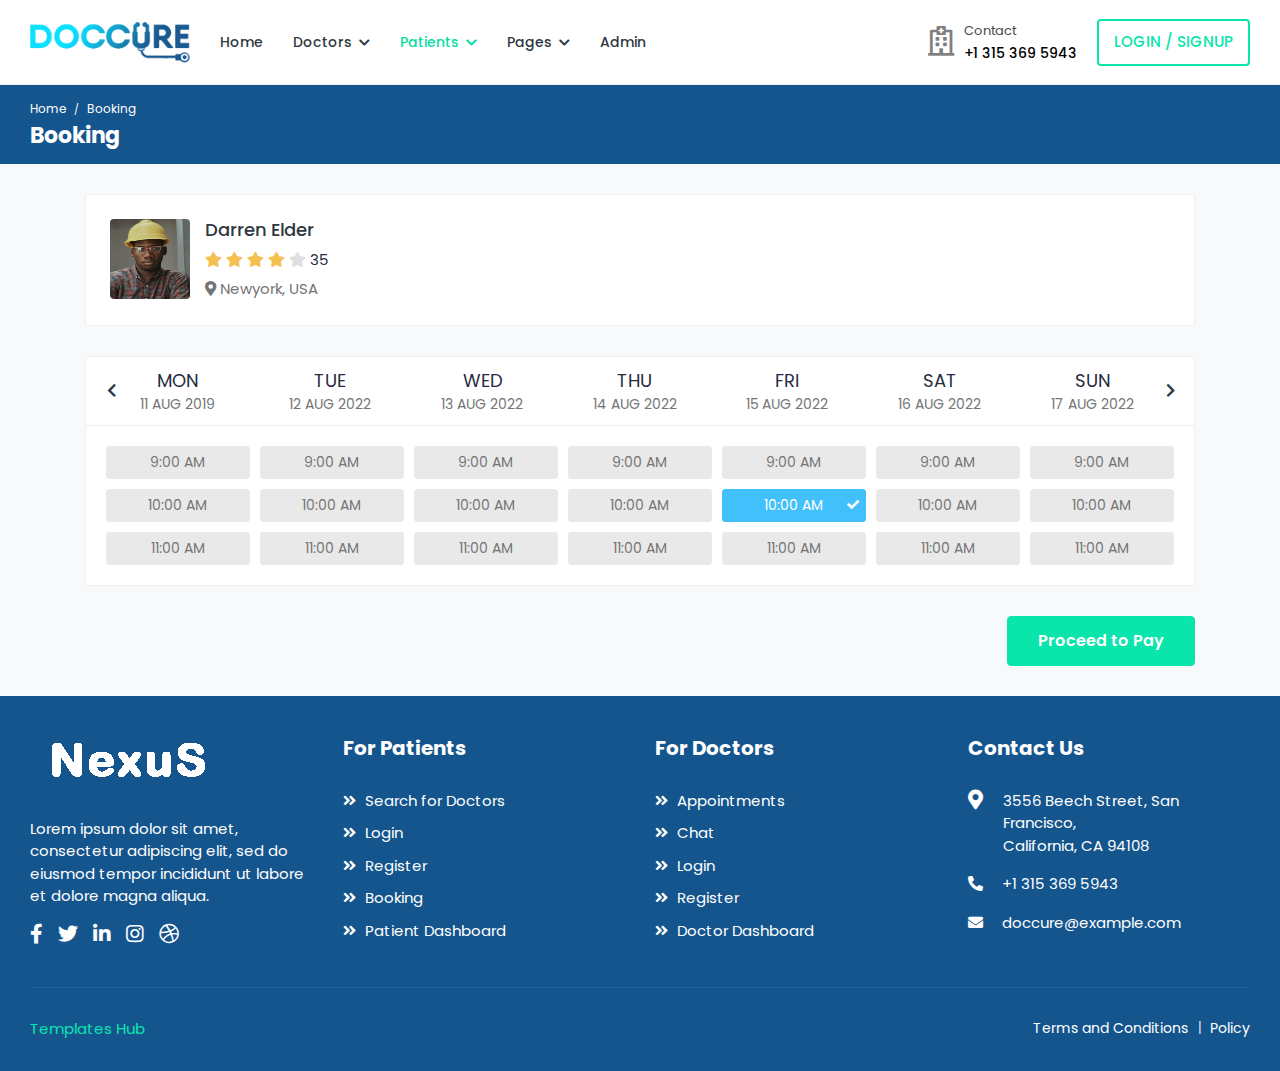
<file: booking.html>
<!DOCTYPE html>
<html lang="en">

<!-- doccure/booking.html  30 Nov 2019 04:12:16 GMT -->
<head>
		<meta charset="utf-8">
		<title>Doccure</title>
		<meta name="viewport" content="width=device-width, initial-scale=1.0, user-scalable=0">

		<!-- Favicons -->
		<link href="assets/img/favicon.png" rel="icon">

		<!-- Bootstrap CSS -->
		<link rel="stylesheet" href="assets/css/bootstrap.min.css">

		<!-- Fontawesome CSS -->
		<link rel="stylesheet" href="assets/plugins/fontawesome/css/fontawesome.min.css">
		<link rel="stylesheet" href="assets/plugins/fontawesome/css/all.min.css">

		<!-- Main CSS -->
		<link rel="stylesheet" href="assets/css/style.css">

		<!-- HTML5 shim and Respond.js IE8 support of HTML5 elements and media queries -->
		<!--[if lt IE 9]>
			<script src="assets/js/html5shiv.min.js"></script>
			<script src="assets/js/respond.min.js"></script>
		<![endif]-->

	</head>
	<body>

		<!-- Main Wrapper -->
		<div class="main-wrapper">

			<!-- Header -->
			<header class="header">
				<nav class="navbar navbar-expand-lg header-nav">
					<div class="navbar-header">
						<a id="mobile_btn" href="javascript:void(0);">
							<span class="bar-icon">
								<span></span>
								<span></span>
								<span></span>
							</span>
						</a>
						<a href="index-2.html" class="navbar-brand logo">
							<img src="assets/img/logo.png" class="img-fluid" alt="Logo">
						</a>
					</div>
					<div class="main-menu-wrapper">
						<div class="menu-header">
							<a href="index-2.html" class="menu-logo">
								<img src="assets/img/logo.png" class="img-fluid" alt="Logo">
							</a>
							<a id="menu_close" class="menu-close" href="javascript:void(0);">
								<i class="fas fa-times"></i>
							</a>
						</div>
						<ul class="main-nav">
							<li>
								<a href="index-2.html">Home</a>
							</li>
							<li class="has-submenu">
								<a href="#">Doctors <i class="fas fa-chevron-down"></i></a>
								<ul class="submenu">
									<li><a href="doctor-dashboard.html">Doctor Dashboard</a></li>
									<li><a href="appointments.html">Appointments</a></li>
									<li><a href="schedule-timings.html">Schedule Timing</a></li>
									<li><a href="my-patients.html">Patients List</a></li>
									<li><a href="patient-profile.html">Patients Profile</a></li>
									<li><a href="chat-doctor.html">Chat</a></li>
									<li><a href="invoices.html">Invoices</a></li>
									<li><a href="doctor-profile-settings.html">Profile Settings</a></li>
									<li><a href="reviews.html">Reviews</a></li>
									<li><a href="doctor-register.html">Doctor Register</a></li>
								</ul>
							</li>
							<li class="has-submenu active">
								<a href="#">Patients <i class="fas fa-chevron-down"></i></a>
								<ul class="submenu">
									<li><a href="search.html">Search Doctor</a></li>
									<li><a href="doctor-profile.html">Doctor Profile</a></li>
									<li class="active"><a href="booking.html">Booking</a></li>
									<li><a href="checkout.html">Checkout</a></li>
									<li><a href="booking-success.html">Booking Success</a></li>
									<li><a href="patient-dashboard.html">Patient Dashboard</a></li>
									<li><a href="favourites.html">Favourites</a></li>
									<li><a href="chat.html">Chat</a></li>
									<li><a href="profile-settings.html">Profile Settings</a></li>
									<li><a href="change-password.html">Change Password</a></li>
								</ul>
							</li>
							<li class="has-submenu">
								<a href="#">Pages <i class="fas fa-chevron-down"></i></a>
								<ul class="submenu">
									<li><a href="voice-call.html">Voice Call</a></li>
									<li><a href="video-call.html">Video Call</a></li>
									<li><a href="search.html">Search Doctors</a></li>
									<li><a href="calendar.html">Calendar</a></li>
									<li><a href="components.html">Components</a></li>
									<li class="has-submenu">
										<a href="invoices.html">Invoices</a>
										<ul class="submenu">
											<li><a href="invoices.html">Invoices</a></li>
											<li><a href="invoice-view.html">Invoice View</a></li>
										</ul>
									</li>
									<li><a href="blank-page.html">Starter Page</a></li>
									<li><a href="login.html">Login</a></li>
									<li><a href="register.html">Register</a></li>
									<li><a href="forgot-password.html">Forgot Password</a></li>
								</ul>
							</li>
							<li>
								<a href="admin/index.html" target="_blank">Admin</a>
							</li>
							<li class="login-link">
								<a href="login.html">Login / Signup</a>
							</li>
						</ul>
					</div>
					<ul class="nav header-navbar-rht">
						<li class="nav-item contact-item">
							<div class="header-contact-img">
								<i class="far fa-hospital"></i>
							</div>
							<div class="header-contact-detail">
								<p class="contact-header">Contact</p>
								<p class="contact-info-header"> +1 315 369 5943</p>
							</div>
						</li>
						<li class="nav-item">
							<a class="nav-link header-login" href="login.html">login / Signup </a>
						</li>
					</ul>
				</nav>
			</header>
			<!-- /Header -->

			<!-- Breadcrumb -->
			<div class="breadcrumb-bar">
				<div class="container-fluid">
					<div class="row align-items-center">
						<div class="col-md-12 col-12">
							<nav aria-label="breadcrumb" class="page-breadcrumb">
								<ol class="breadcrumb">
									<li class="breadcrumb-item"><a href="index-2.html">Home</a></li>
									<li class="breadcrumb-item active" aria-current="page">Booking</li>
								</ol>
							</nav>
							<h2 class="breadcrumb-title">Booking</h2>
						</div>
					</div>
				</div>
			</div>
			<!-- /Breadcrumb -->

			<!-- Page Content -->
			<div class="content">
				<div class="container">

					<div class="row">
						<div class="col-12">

							<div class="card">
								<div class="card-body">
									<div class="booking-doc-info">
										<a href="doctor-profile.html" class="booking-doc-img">
											<img src="assets/img/doctors/electrician-thumb-02.jpg" alt="User Image">
										</a>
										<div class="booking-info">
											<h4><a href="doctor-profile.html"> Darren Elder</a></h4>
											<div class="rating">
												<i class="fas fa-star filled"></i>
												<i class="fas fa-star filled"></i>
												<i class="fas fa-star filled"></i>
												<i class="fas fa-star filled"></i>
												<i class="fas fa-star"></i>
												<span class="d-inline-block average-rating">35</span>
											</div>
											<p class="text-muted mb-0"><i class="fas fa-map-marker-alt"></i> Newyork, USA</p>
										</div>
									</div>
								</div>
							</div>

							<!-- Schedule Widget -->
							<div class="card booking-schedule schedule-widget">

								<!-- Schedule Header -->
								<div class="schedule-header">
									<div class="row">
										<div class="col-md-12">

											<!-- Day Slot -->
											<div class="day-slot">
												<ul>
													<li class="left-arrow">
														<a href="#">
															<i class="fa fa-chevron-left"></i>
														</a>
													</li>
													<li>
														<span>Mon</span>
														<span class="slot-date">11 Aug <small class="slot-year">2019</small></span>
													</li>
													<li>
														<span>Tue</span>
														<span class="slot-date">12 Aug <small class="slot-year">2022</small></span>
													</li>
													<li>
														<span>Wed</span>
														<span class="slot-date">13 Aug <small class="slot-year">2022</small></span>
													</li>
													<li>
														<span>Thu</span>
														<span class="slot-date">14 Aug <small class="slot-year">2022</small></span>
													</li>
													<li>
														<span>Fri</span>
														<span class="slot-date">15 Aug <small class="slot-year">2022</small></span>
													</li>
													<li>
														<span>Sat</span>
														<span class="slot-date">16 Aug <small class="slot-year">2022</small></span>
													</li>
													<li>
														<span>Sun</span>
														<span class="slot-date">17 Aug <small class="slot-year">2022</small></span>
													</li>
													<li class="right-arrow">
														<a href="#">
															<i class="fa fa-chevron-right"></i>
														</a>
													</li>
												</ul>
											</div>
											<!-- /Day Slot -->

										</div>
									</div>
								</div>
								<!-- /Schedule Header -->

								<!-- Schedule Content -->
								<div class="schedule-cont">
									<div class="row">
										<div class="col-md-12">

											<!-- Time Slot -->
											<div class="time-slot">
												<ul class="clearfix">
													<li>
														<a class="timing" href="#">
															<span>9:00</span> <span>AM</span>
														</a>
														<a class="timing" href="#">
															<span>10:00</span> <span>AM</span>
														</a>
														<a class="timing" href="#">
															<span>11:00</span> <span>AM</span>
														</a>
													</li>
													<li>
														<a class="timing" href="#">
															<span>9:00</span> <span>AM</span>
														</a>
														<a class="timing" href="#">
															<span>10:00</span> <span>AM</span>
														</a>
														<a class="timing" href="#">
															<span>11:00</span> <span>AM</span>
														</a>
													</li>
													<li>
														<a class="timing" href="#">
															<span>9:00</span> <span>AM</span>
														</a>
														<a class="timing" href="#">
															<span>10:00</span> <span>AM</span>
														</a>
														<a class="timing" href="#">
															<span>11:00</span> <span>AM</span>
														</a>
													</li>
													<li>
														<a class="timing" href="#">
															<span>9:00</span> <span>AM</span>
														</a>
														<a class="timing" href="#">
															<span>10:00</span> <span>AM</span>
														</a>
														<a class="timing" href="#">
															<span>11:00</span> <span>AM</span>
														</a>
													</li>
													<li>
														<a class="timing" href="#">
															<span>9:00</span> <span>AM</span>
														</a>
														<a class="timing selected" href="#">
															<span>10:00</span> <span>AM</span>
														</a>
														<a class="timing" href="#">
															<span>11:00</span> <span>AM</span>
														</a>
													</li>
													<li>
														<a class="timing" href="#">
															<span>9:00</span> <span>AM</span>
														</a>
														<a class="timing" href="#">
															<span>10:00</span> <span>AM</span>
														</a>
														<a class="timing" href="#">
															<span>11:00</span> <span>AM</span>
														</a>
													</li>
													<li>
														<a class="timing" href="#">
															<span>9:00</span> <span>AM</span>
														</a>
														<a class="timing" href="#">
															<span>10:00</span> <span>AM</span>
														</a>
														<a class="timing" href="#">
															<span>11:00</span> <span>AM</span>
														</a>
													</li>
												</ul>
											</div>
											<!-- /Time Slot -->

										</div>
									</div>
								</div>
								<!-- /Schedule Content -->

							</div>
							<!-- /Schedule Widget -->

							<!-- Submit Section -->
							<div class="submit-section proceed-btn text-right">
								<a href="checkout.html" class="btn btn-primary submit-btn">Proceed to Pay</a>
							</div>
							<!-- /Submit Section -->

						</div>
					</div>
				</div>

			</div>
			<!-- /Page Content -->

			<!-- Footer -->
			<footer class="footer">

				<!-- Footer Top -->
				<div class="footer-top">
					<div class="container-fluid">
						<div class="row">
							<div class="col-lg-3 col-md-6">

								<!-- Footer Widget -->
								<div class="footer-widget footer-about">
									<div class="footer-logo">
										<img src="assets/img/footer-logo.png" alt="logo">
									</div>
									<div class="footer-about-content">
										<p>Lorem ipsum dolor sit amet, consectetur adipiscing elit, sed do eiusmod tempor incididunt ut labore et dolore magna aliqua. </p>
										<div class="social-icon">
											<ul>
												<li>
													<a href="#" target="_blank"><i class="fab fa-facebook-f"></i> </a>
												</li>
												<li>
													<a href="#" target="_blank"><i class="fab fa-twitter"></i> </a>
												</li>
												<li>
													<a href="#" target="_blank"><i class="fab fa-linkedin-in"></i></a>
												</li>
												<li>
													<a href="#" target="_blank"><i class="fab fa-instagram"></i></a>
												</li>
												<li>
													<a href="#" target="_blank"><i class="fab fa-dribbble"></i> </a>
												</li>
											</ul>
										</div>
									</div>
								</div>
								<!-- /Footer Widget -->

							</div>

							<div class="col-lg-3 col-md-6">

								<!-- Footer Widget -->
								<div class="footer-widget footer-menu">
									<h2 class="footer-title">For Patients</h2>
									<ul>
										<li><a href="search.html"><i class="fas fa-angle-double-right"></i> Search for Doctors</a></li>
										<li><a href="login.html"><i class="fas fa-angle-double-right"></i> Login</a></li>
										<li><a href="register.html"><i class="fas fa-angle-double-right"></i> Register</a></li>
										<li><a href="booking.html"><i class="fas fa-angle-double-right"></i> Booking</a></li>
										<li><a href="patient-dashboard.html"><i class="fas fa-angle-double-right"></i> Patient Dashboard</a></li>
									</ul>
								</div>
								<!-- /Footer Widget -->

							</div>

							<div class="col-lg-3 col-md-6">

								<!-- Footer Widget -->
								<div class="footer-widget footer-menu">
									<h2 class="footer-title">For Doctors</h2>
									<ul>
										<li><a href="appointments.html"><i class="fas fa-angle-double-right"></i> Appointments</a></li>
										<li><a href="chat.html"><i class="fas fa-angle-double-right"></i> Chat</a></li>
										<li><a href="login.html"><i class="fas fa-angle-double-right"></i> Login</a></li>
										<li><a href="doctor-register.html"><i class="fas fa-angle-double-right"></i> Register</a></li>
										<li><a href="doctor-dashboard.html"><i class="fas fa-angle-double-right"></i> Doctor Dashboard</a></li>
									</ul>
								</div>
								<!-- /Footer Widget -->

							</div>

							<div class="col-lg-3 col-md-6">

								<!-- Footer Widget -->
								<div class="footer-widget footer-contact">
									<h2 class="footer-title">Contact Us</h2>
									<div class="footer-contact-info">
										<div class="footer-address">
											<span><i class="fas fa-map-marker-alt"></i></span>
											<p> 3556  Beech Street, San Francisco,<br> California, CA 94108 </p>
										</div>
										<p>
											<i class="fas fa-phone-alt"></i>
											+1 315 369 5943
										</p>
										<p class="mb-0">
											<i class="fas fa-envelope"></i>
											doccure@example.com
										</p>
									</div>
								</div>
								<!-- /Footer Widget -->

							</div>

						</div>
					</div>
				</div>
				<!-- /Footer Top -->

				<!-- Footer Bottom -->
                <div class="footer-bottom">
					<div class="container-fluid">

						<!-- Copyright -->
						<div class="copyright">
							<div class="row">
								<div class="col-md-6 col-lg-6">
									<div class="copyright-text">
										<p class="mb-0"><a href="templateshub.net">Templates Hub</a></p>
									</div>
								</div>
								<div class="col-md-6 col-lg-6">

									<!-- Copyright Menu -->
									<div class="copyright-menu">
										<ul class="policy-menu">
											<li><a href="term-condition.html">Terms and Conditions</a></li>
											<li><a href="privacy-policy.html">Policy</a></li>
										</ul>
									</div>
									<!-- /Copyright Menu -->

								</div>
							</div>
						</div>
						<!-- /Copyright -->

					</div>
				</div>
				<!-- /Footer Bottom -->

			</footer>
			<!-- /Footer -->

		</div>
		<!-- /Main Wrapper -->

		<!-- jQuery -->
		<script src="assets/js/jquery.min.js"></script>

		<!-- Bootstrap Core JS -->
		<script src="assets/js/popper.min.js"></script>
		<script src="assets/js/bootstrap.min.js"></script>

		<!-- Custom JS -->
		<script src="assets/js/script.js"></script>

	</body>

<!-- doccure/booking.html  30 Nov 2019 04:12:16 GMT -->
</html>
</file>
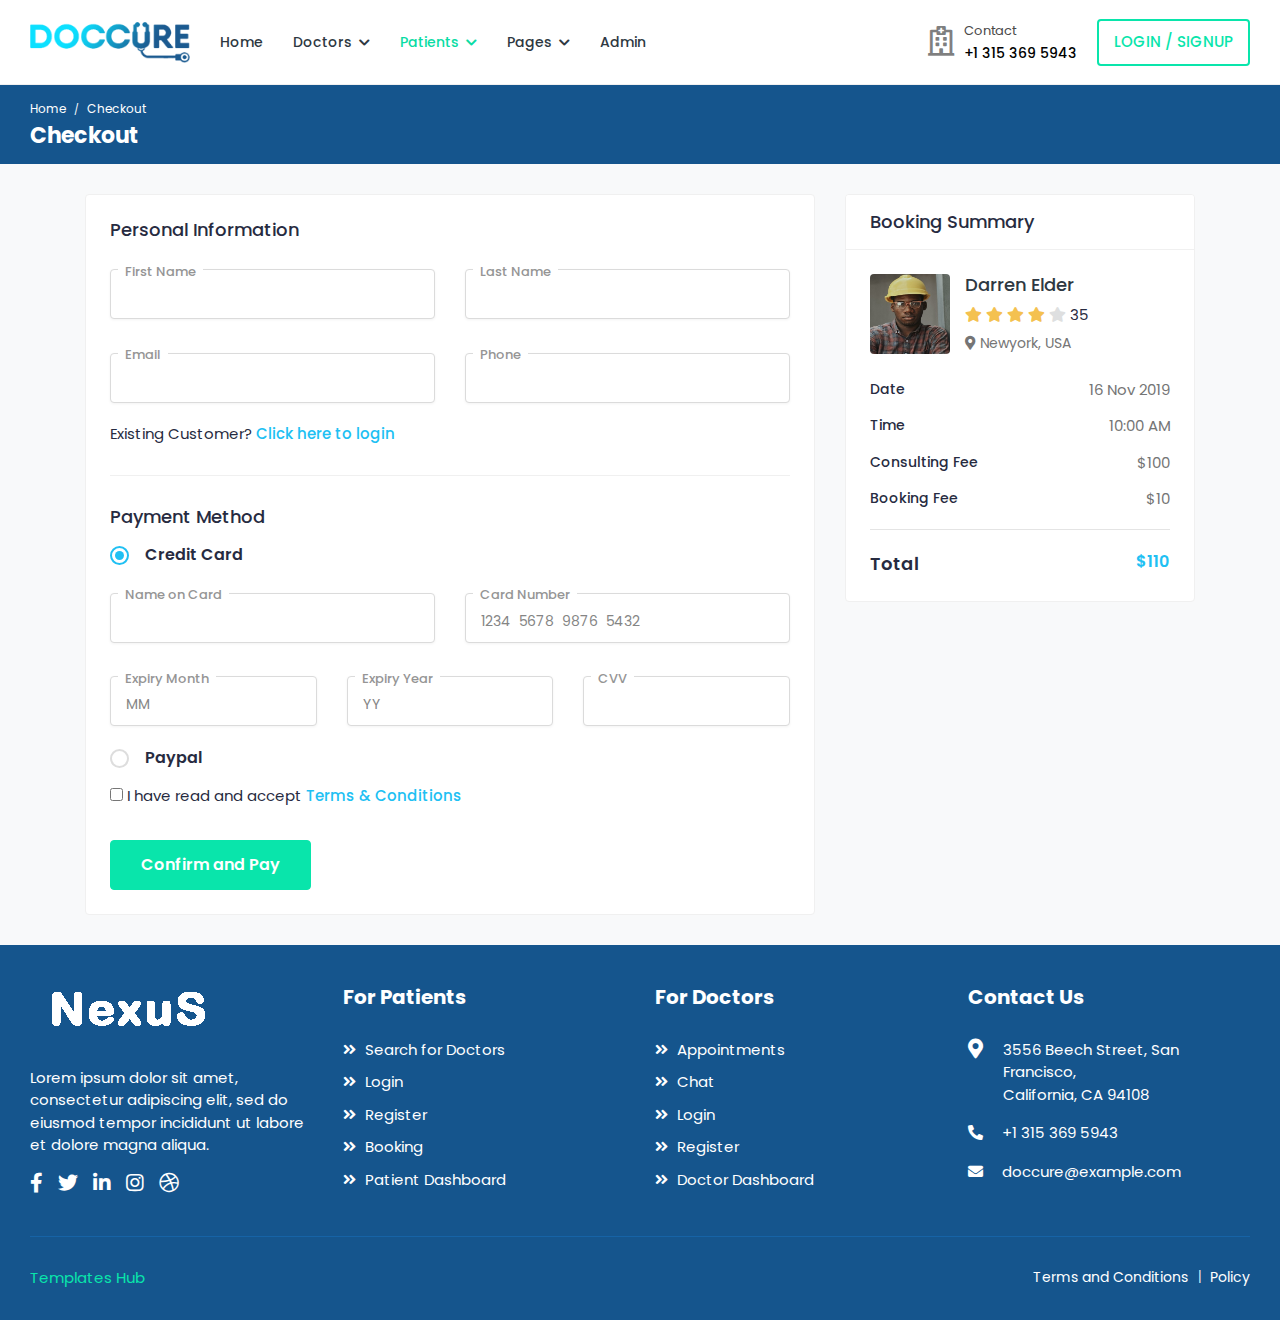
<file: checkout.html>
<!DOCTYPE html>
<html lang="en">

<!-- doccure/checkout.html  30 Nov 2019 04:12:16 GMT -->
<head>
		<meta charset="utf-8">
		<title>Doccure</title>
		<meta name="viewport" content="width=device-width, initial-scale=1.0, user-scalable=0">

		<!-- Favicons -->
		<link href="assets/img/favicon.png" rel="icon">

		<!-- Bootstrap CSS -->
		<link rel="stylesheet" href="assets/css/bootstrap.min.css">

		<!-- Fontawesome CSS -->
		<link rel="stylesheet" href="assets/plugins/fontawesome/css/fontawesome.min.css">
		<link rel="stylesheet" href="assets/plugins/fontawesome/css/all.min.css">

		<!-- Main CSS -->
		<link rel="stylesheet" href="assets/css/style.css">

		<!-- HTML5 shim and Respond.js IE8 support of HTML5 elements and media queries -->
		<!--[if lt IE 9]>
			<script src="assets/js/html5shiv.min.js"></script>
			<script src="assets/js/respond.min.js"></script>
		<![endif]-->

	</head>
	<body>

		<!-- Main Wrapper -->
		<div class="main-wrapper">

			<!-- Header -->
			<header class="header">
				<nav class="navbar navbar-expand-lg header-nav">
					<div class="navbar-header">
						<a id="mobile_btn" href="javascript:void(0);">
							<span class="bar-icon">
								<span></span>
								<span></span>
								<span></span>
							</span>
						</a>
						<a href="index-2.html" class="navbar-brand logo">
							<img src="assets/img/logo.png" class="img-fluid" alt="Logo">
						</a>
					</div>
					<div class="main-menu-wrapper">
						<div class="menu-header">
							<a href="index-2.html" class="menu-logo">
								<img src="assets/img/logo.png" class="img-fluid" alt="Logo">
							</a>
							<a id="menu_close" class="menu-close" href="javascript:void(0);">
								<i class="fas fa-times"></i>
							</a>
						</div>
						<ul class="main-nav">
							<li>
								<a href="index-2.html">Home</a>
							</li>
							<li class="has-submenu">
								<a href="#">Doctors <i class="fas fa-chevron-down"></i></a>
								<ul class="submenu">
									<li><a href="doctor-dashboard.html">Doctor Dashboard</a></li>
									<li><a href="appointments.html">Appointments</a></li>
									<li><a href="schedule-timings.html">Schedule Timing</a></li>
									<li><a href="my-patients.html">Patients List</a></li>
									<li><a href="patient-profile.html">Patients Profile</a></li>
									<li><a href="chat-doctor.html">Chat</a></li>
									<li><a href="invoices.html">Invoices</a></li>
									<li><a href="doctor-profile-settings.html">Profile Settings</a></li>
									<li><a href="reviews.html">Reviews</a></li>
									<li><a href="doctor-register.html">Doctor Register</a></li>
								</ul>
							</li>
							<li class="has-submenu active">
								<a href="#">Patients <i class="fas fa-chevron-down"></i></a>
								<ul class="submenu">
									<li><a href="search.html">Search Doctor</a></li>
									<li><a href="doctor-profile.html">Doctor Profile</a></li>
									<li><a href="booking.html">Booking</a></li>
									<li class="active"><a href="checkout.html">Checkout</a></li>
									<li><a href="booking-success.html">Booking Success</a></li>
									<li><a href="patient-dashboard.html">Patient Dashboard</a></li>
									<li><a href="favourites.html">Favourites</a></li>
									<li><a href="chat.html">Chat</a></li>
									<li><a href="profile-settings.html">Profile Settings</a></li>
									<li><a href="change-password.html">Change Password</a></li>
								</ul>
							</li>
							<li class="has-submenu">
								<a href="#">Pages <i class="fas fa-chevron-down"></i></a>
								<ul class="submenu">
									<li><a href="voice-call.html">Voice Call</a></li>
									<li><a href="video-call.html">Video Call</a></li>
									<li><a href="search.html">Search Doctors</a></li>
									<li><a href="calendar.html">Calendar</a></li>
									<li><a href="components.html">Components</a></li>
									<li class="has-submenu">
										<a href="invoices.html">Invoices</a>
										<ul class="submenu">
											<li><a href="invoices.html">Invoices</a></li>
											<li><a href="invoice-view.html">Invoice View</a></li>
										</ul>
									</li>
									<li><a href="blank-page.html">Starter Page</a></li>
									<li><a href="login.html">Login</a></li>
									<li><a href="register.html">Register</a></li>
									<li><a href="forgot-password.html">Forgot Password</a></li>
								</ul>
							</li>
							<li>
								<a href="admin/index.html" target="_blank">Admin</a>
							</li>
							<li class="login-link">
								<a href="login.html">Login / Signup</a>
							</li>
						</ul>
					</div>
					<ul class="nav header-navbar-rht">
						<li class="nav-item contact-item">
							<div class="header-contact-img">
								<i class="far fa-hospital"></i>
							</div>
							<div class="header-contact-detail">
								<p class="contact-header">Contact</p>
								<p class="contact-info-header"> +1 315 369 5943</p>
							</div>
						</li>
						<li class="nav-item">
							<a class="nav-link header-login" href="login.html">login / Signup </a>
						</li>
					</ul>
				</nav>
			</header>
			<!-- /Header -->

			<!-- Breadcrumb -->
			<div class="breadcrumb-bar">
				<div class="container-fluid">
					<div class="row align-items-center">
						<div class="col-md-12 col-12">
							<nav aria-label="breadcrumb" class="page-breadcrumb">
								<ol class="breadcrumb">
									<li class="breadcrumb-item"><a href="index-2.html">Home</a></li>
									<li class="breadcrumb-item active" aria-current="page">Checkout</li>
								</ol>
							</nav>
							<h2 class="breadcrumb-title">Checkout</h2>
						</div>
					</div>
				</div>
			</div>
			<!-- /Breadcrumb -->

			<!-- Page Content -->
			<div class="content">
				<div class="container">

					<div class="row">
						<div class="col-md-7 col-lg-8">
							<div class="card">
								<div class="card-body">

									<!-- Checkout Form -->
									<form action="https://dreamguys.co.in/demo/doccure/booking-success.html">

										<!-- Personal Information -->
										<div class="info-widget">
											<h4 class="card-title">Personal Information</h4>
											<div class="row">
												<div class="col-md-6 col-sm-12">
													<div class="form-group card-label">
														<label>First Name</label>
														<input class="form-control" type="text">
													</div>
												</div>
												<div class="col-md-6 col-sm-12">
													<div class="form-group card-label">
														<label>Last Name</label>
														<input class="form-control" type="text">
													</div>
												</div>
												<div class="col-md-6 col-sm-12">
													<div class="form-group card-label">
														<label>Email</label>
														<input class="form-control" type="email">
													</div>
												</div>
												<div class="col-md-6 col-sm-12">
													<div class="form-group card-label">
														<label>Phone</label>
														<input class="form-control" type="text">
													</div>
												</div>
											</div>
											<div class="exist-customer">Existing Customer? <a href="#">Click here to login</a></div>
										</div>
										<!-- /Personal Information -->

										<div class="payment-widget">
											<h4 class="card-title">Payment Method</h4>

											<!-- Credit Card Payment -->
											<div class="payment-list">
												<label class="payment-radio credit-card-option">
													<input type="radio" name="radio" checked>
													<span class="checkmark"></span>
													Credit card
												</label>
												<div class="row">
													<div class="col-md-6">
														<div class="form-group card-label">
															<label for="card_name">Name on Card</label>
															<input class="form-control" id="card_name" type="text">
														</div>
													</div>
													<div class="col-md-6">
														<div class="form-group card-label">
															<label for="card_number">Card Number</label>
															<input class="form-control" id="card_number" placeholder="1234  5678  9876  5432" type="text">
														</div>
													</div>
													<div class="col-md-4">
														<div class="form-group card-label">
															<label for="expiry_month">Expiry Month</label>
															<input class="form-control" id="expiry_month" placeholder="MM" type="text">
														</div>
													</div>
													<div class="col-md-4">
														<div class="form-group card-label">
															<label for="expiry_year">Expiry Year</label>
															<input class="form-control" id="expiry_year" placeholder="YY" type="text">
														</div>
													</div>
													<div class="col-md-4">
														<div class="form-group card-label">
															<label for="cvv">CVV</label>
															<input class="form-control" id="cvv" type="text">
														</div>
													</div>
												</div>
											</div>
											<!-- /Credit Card Payment -->

											<!-- Paypal Payment -->
											<div class="payment-list">
												<label class="payment-radio paypal-option">
													<input type="radio" name="radio">
													<span class="checkmark"></span>
													Paypal
												</label>
											</div>
											<!-- /Paypal Payment -->

											<!-- Terms Accept -->
											<div class="terms-accept">
												<div class="custom-checkbox">
												   <input type="checkbox" id="terms_accept">
												   <label for="terms_accept">I have read and accept <a href="#">Terms &amp; Conditions</a></label>
												</div>
											</div>
											<!-- /Terms Accept -->

											<!-- Submit Section -->
											<div class="submit-section mt-4">
												<button type="submit" class="btn btn-primary submit-btn">Confirm and Pay</button>
											</div>
											<!-- /Submit Section -->

										</div>
									</form>
									<!-- /Checkout Form -->

								</div>
							</div>

						</div>

						<div class="col-md-5 col-lg-4 theiaStickySidebar">

							<!-- Booking Summary -->
							<div class="card booking-card">
								<div class="card-header">
									<h4 class="card-title">Booking Summary</h4>
								</div>
								<div class="card-body">

									<!-- Booking Doctor Info -->
									<div class="booking-doc-info">
										<a href="doctor-profile.html" class="booking-doc-img">
											<img src="assets/img/doctors/electrician-thumb-02.jpg" alt="User Image">
										</a>
										<div class="booking-info">
											<h4><a href="doctor-profile.html">Darren Elder</a></h4>
											<div class="rating">
												<i class="fas fa-star filled"></i>
												<i class="fas fa-star filled"></i>
												<i class="fas fa-star filled"></i>
												<i class="fas fa-star filled"></i>
												<i class="fas fa-star"></i>
												<span class="d-inline-block average-rating">35</span>
											</div>
											<div class="clinic-details">
												<p class="doc-location"><i class="fas fa-map-marker-alt"></i> Newyork, USA</p>
											</div>
										</div>
									</div>
									<!-- Booking Doctor Info -->

									<div class="booking-summary">
										<div class="booking-item-wrap">
											<ul class="booking-date">
												<li>Date <span>16 Nov 2019</span></li>
												<li>Time <span>10:00 AM</span></li>
											</ul>
											<ul class="booking-fee">
												<li>Consulting Fee <span>$100</span></li>
												<li>Booking Fee <span>$10</span></li>
											</ul>
											<div class="booking-total">
												<ul class="booking-total-list">
													<li>
														<span>Total</span>
														<span class="total-cost">$110</span>
													</li>
												</ul>
											</div>
										</div>
									</div>
								</div>
							</div>
							<!-- /Booking Summary -->

						</div>
					</div>

				</div>

			</div>
			<!-- /Page Content -->

			<!-- Footer -->
			<footer class="footer">

				<!-- Footer Top -->
				<div class="footer-top">
					<div class="container-fluid">
						<div class="row">
							<div class="col-lg-3 col-md-6">

								<!-- Footer Widget -->
								<div class="footer-widget footer-about">
									<div class="footer-logo">
										<img src="assets/img/footer-logo.png" alt="logo">
									</div>
									<div class="footer-about-content">
										<p>Lorem ipsum dolor sit amet, consectetur adipiscing elit, sed do eiusmod tempor incididunt ut labore et dolore magna aliqua. </p>
										<div class="social-icon">
											<ul>
												<li>
													<a href="#" target="_blank"><i class="fab fa-facebook-f"></i> </a>
												</li>
												<li>
													<a href="#" target="_blank"><i class="fab fa-twitter"></i> </a>
												</li>
												<li>
													<a href="#" target="_blank"><i class="fab fa-linkedin-in"></i></a>
												</li>
												<li>
													<a href="#" target="_blank"><i class="fab fa-instagram"></i></a>
												</li>
												<li>
													<a href="#" target="_blank"><i class="fab fa-dribbble"></i> </a>
												</li>
											</ul>
										</div>
									</div>
								</div>
								<!-- /Footer Widget -->

							</div>

							<div class="col-lg-3 col-md-6">

								<!-- Footer Widget -->
								<div class="footer-widget footer-menu">
									<h2 class="footer-title">For Patients</h2>
									<ul>
										<li><a href="search.html"><i class="fas fa-angle-double-right"></i> Search for Doctors</a></li>
										<li><a href="login.html"><i class="fas fa-angle-double-right"></i> Login</a></li>
										<li><a href="register.html"><i class="fas fa-angle-double-right"></i> Register</a></li>
										<li><a href="booking.html"><i class="fas fa-angle-double-right"></i> Booking</a></li>
										<li><a href="patient-dashboard.html"><i class="fas fa-angle-double-right"></i> Patient Dashboard</a></li>
									</ul>
								</div>
								<!-- /Footer Widget -->

							</div>

							<div class="col-lg-3 col-md-6">

								<!-- Footer Widget -->
								<div class="footer-widget footer-menu">
									<h2 class="footer-title">For Doctors</h2>
									<ul>
										<li><a href="appointments.html"><i class="fas fa-angle-double-right"></i> Appointments</a></li>
										<li><a href="chat.html"><i class="fas fa-angle-double-right"></i> Chat</a></li>
										<li><a href="login.html"><i class="fas fa-angle-double-right"></i> Login</a></li>
										<li><a href="doctor-register.html"><i class="fas fa-angle-double-right"></i> Register</a></li>
										<li><a href="doctor-dashboard.html"><i class="fas fa-angle-double-right"></i> Doctor Dashboard</a></li>
									</ul>
								</div>
								<!-- /Footer Widget -->

							</div>

							<div class="col-lg-3 col-md-6">

								<!-- Footer Widget -->
								<div class="footer-widget footer-contact">
									<h2 class="footer-title">Contact Us</h2>
									<div class="footer-contact-info">
										<div class="footer-address">
											<span><i class="fas fa-map-marker-alt"></i></span>
											<p> 3556  Beech Street, San Francisco,<br> California, CA 94108 </p>
										</div>
										<p>
											<i class="fas fa-phone-alt"></i>
											+1 315 369 5943
										</p>
										<p class="mb-0">
											<i class="fas fa-envelope"></i>
											doccure@example.com
										</p>
									</div>
								</div>
								<!-- /Footer Widget -->

							</div>

						</div>
					</div>
				</div>
				<!-- /Footer Top -->

				<!-- Footer Bottom -->
                <div class="footer-bottom">
					<div class="container-fluid">

						<!-- Copyright -->
						<div class="copyright">
							<div class="row">
								<div class="col-md-6 col-lg-6">
									<div class="copyright-text">
										<p class="mb-0"><a href="templateshub.net">Templates Hub</a></p>
									</div>
								</div>
								<div class="col-md-6 col-lg-6">

									<!-- Copyright Menu -->
									<div class="copyright-menu">
										<ul class="policy-menu">
											<li><a href="term-condition.html">Terms and Conditions</a></li>
											<li><a href="privacy-policy.html">Policy</a></li>
										</ul>
									</div>
									<!-- /Copyright Menu -->

								</div>
							</div>
						</div>
						<!-- /Copyright -->

					</div>
				</div>
				<!-- /Footer Bottom -->

			</footer>
			<!-- /Footer -->

		</div>
		<!-- /Main Wrapper -->

		<!-- jQuery -->
		<script src="assets/js/jquery.min.js"></script>

		<!-- Bootstrap Core JS -->
		<script src="assets/js/popper.min.js"></script>
		<script src="assets/js/bootstrap.min.js"></script>

		<!-- Sticky Sidebar JS -->
        <script src="assets/plugins/theia-sticky-sidebar/ResizeSensor.js"></script>
        <script src="assets/plugins/theia-sticky-sidebar/theia-sticky-sidebar.js"></script>

		<!-- Custom JS -->
		<script src="assets/js/script.js"></script>

	</body>

<!-- doccure/checkout.html  30 Nov 2019 04:12:16 GMT -->
</html>
</file>
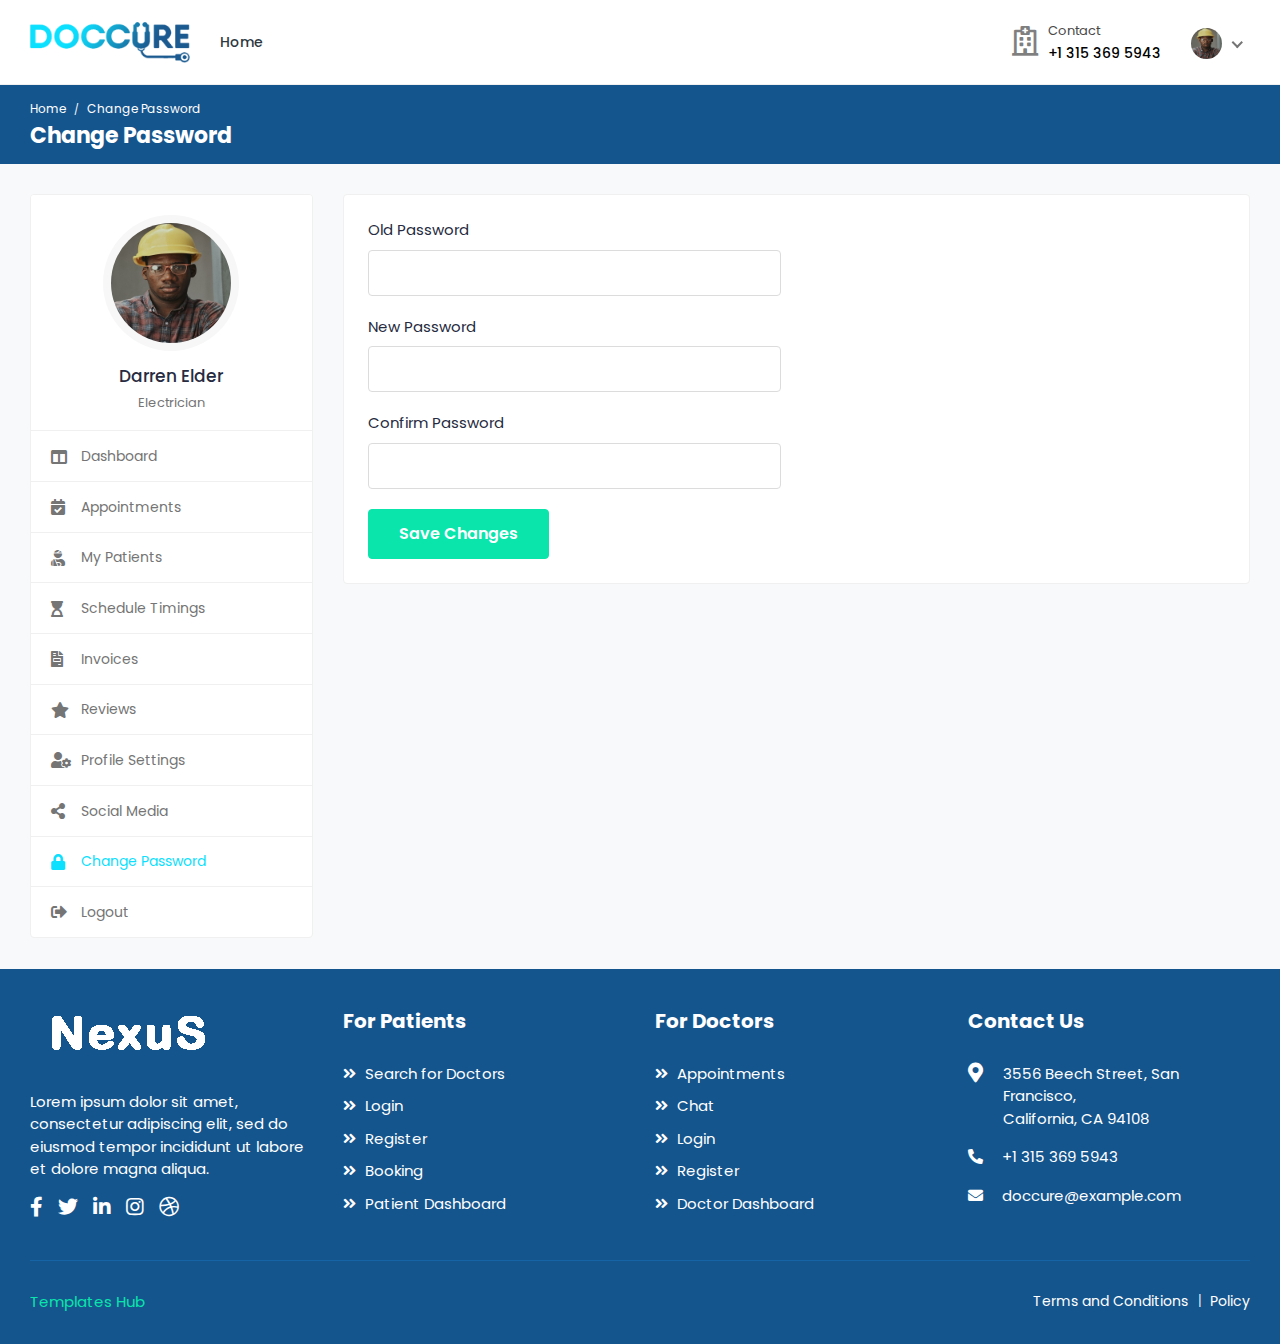
<file: doctor-change-password.html>
<!DOCTYPE html> 
<html lang="en">
	
<!-- doccure/doctor-change-password.html  30 Nov 2019 04:12:36 GMT -->
<head>
		<meta charset="utf-8">
		<title>Doccure</title>
		<meta name="viewport" content="width=device-width, initial-scale=1.0, user-scalable=0">
		
		<!-- Favicons -->
		<link href="assets/img/favicon.png" rel="icon">
		
		<!-- Bootstrap CSS -->
		<link rel="stylesheet" href="assets/css/bootstrap.min.css">
		
		<!-- Fontawesome CSS -->
		<link rel="stylesheet" href="assets/plugins/fontawesome/css/fontawesome.min.css">
		<link rel="stylesheet" href="assets/plugins/fontawesome/css/all.min.css">
		
		<!-- Main CSS -->
		<link rel="stylesheet" href="assets/css/style.css">
		
		<!-- HTML5 shim and Respond.js IE8 support of HTML5 elements and media queries -->
		<!--[if lt IE 9]>
			<script src="assets/js/html5shiv.min.js"></script>
			<script src="assets/js/respond.min.js"></script>
		<![endif]-->
	
	</head>
	<body>

		<!-- Main Wrapper -->
		<div class="main-wrapper">
		
			<!-- Header -->
			<header class="header">
				<nav class="navbar navbar-expand-lg header-nav">
					<div class="navbar-header">
						<a id="mobile_btn" href="javascript:void(0);">
							<span class="bar-icon">
								<span></span>
								<span></span>
								<span></span>
							</span>
						</a>
						<a href="index-2.html" class="navbar-brand logo">
							<img src="assets/img/logo.png" class="img-fluid" alt="Logo">
						</a>
					</div>
					<div class="main-menu-wrapper">
						<div class="menu-header">
							<a href="index-2.html" class="menu-logo">
								<img src="assets/img/logo.png" class="img-fluid" alt="Logo">
							</a>
							<a id="menu_close" class="menu-close" href="javascript:void(0);">
								<i class="fas fa-times"></i>
							</a>
						</div>
						<ul class="main-nav">
							<li>
								<a href="index-2.html">Home</a>
							</li>
							
							<li class="login-link">
								<a href="login.html">Login / Signup</a>
							</li>
						</ul>	 
					</div>		 
					<ul class="nav header-navbar-rht">
						<li class="nav-item contact-item">
							<div class="header-contact-img">
								<i class="far fa-hospital"></i>							
							</div>
							<div class="header-contact-detail">
								<p class="contact-header">Contact</p>
								<p class="contact-info-header"> +1 315 369 5943</p>
							</div>
						</li>
						
						<!-- User Menu -->
						<li class="nav-item dropdown has-arrow logged-item">
							<a href="#" class="dropdown-toggle nav-link" data-toggle="dropdown">
								<span class="user-img">
									<img class="rounded-circle" src="assets/img/doctors/electrician-thumb-02.jpg" width="31" alt="Darren Elder">
								</span>
							</a>
							<div class="dropdown-menu dropdown-menu-right">
								<div class="user-header">
									<div class="avatar avatar-sm">
										<img src="assets/img/doctors/electrician-thumb-02.jpg" alt="User Image" class="avatar-img rounded-circle">
									</div>
									<div class="user-text">
										<h6>Darren Elder</h6>
										<p class="text-muted mb-0">Electrician</p>
									</div>
								</div>
								<a class="dropdown-item" href="doctor-dashboard.html">Dashboard</a>
								<a class="dropdown-item" href="doctor-profile-settings.html">Profile Settings</a>
								<a class="dropdown-item" href="login.html">Logout</a>
							</div>
						</li>
						<!-- /User Menu -->
						
					</ul>
				</nav>
			</header>
			<!-- /Header -->
			
			<!-- Breadcrumb -->
			<div class="breadcrumb-bar">
				<div class="container-fluid">
					<div class="row align-items-center">
						<div class="col-md-12 col-12">
							<nav aria-label="breadcrumb" class="page-breadcrumb">
								<ol class="breadcrumb">
									<li class="breadcrumb-item"><a href="index-2.html">Home</a></li>
									<li class="breadcrumb-item active" aria-current="page">Change Password</li>
								</ol>
							</nav>
							<h2 class="breadcrumb-title">Change Password</h2>
						</div>
					</div>
				</div>
			</div>
			<!-- /Breadcrumb -->
			
			<!-- Page Content -->
			<div class="content">
				<div class="container-fluid">
					<div class="row">
						<div class="col-md-5 col-lg-4 col-xl-3 theiaStickySidebar">
						
							<!-- Profile Sidebar -->
							<div class="profile-sidebar">
								<div class="widget-profile pro-widget-content">
									<div class="profile-info-widget">
										<a href="#" class="booking-doc-img">
											<img src="assets/img/doctors/electrician-thumb-02.jpg" alt="User Image">
										</a>
										<div class="profile-det-info">
											<h3>Darren Elder</h3>
											
											<div class="patient-details">
												<h5 class="mb-0">Electrician</h5>
											</div>
										</div>
									</div>
								</div>
								<div class="dashboard-widget">
									<nav class="dashboard-menu">
										<ul>
											<li>
												<a href="doctor-dashboard.html">
													<i class="fas fa-columns"></i>
													<span>Dashboard</span>
												</a>
											</li>
											<li>
												<a href="appointments.html">
													<i class="fas fa-calendar-check"></i>
													<span>Appointments</span>
												</a>
											</li>
											<li>
												<a href="my-patients.html">
													<i class="fas fa-user-injured"></i>
													<span>My Patients</span>
												</a>
											</li>
											<li>
												<a href="schedule-timings.html">
													<i class="fas fa-hourglass-start"></i>
													<span>Schedule Timings</span>
												</a>
											</li>
											<li>
												<a href="invoices.html">
													<i class="fas fa-file-invoice"></i>
													<span>Invoices</span>
												</a>
											</li>
											<li>
												<a href="reviews.html">
													<i class="fas fa-star"></i>
													<span>Reviews</span>
												</a>
											</li>
											
											<li>
												<a href="doctor-profile-settings.html">
													<i class="fas fa-user-cog"></i>
													<span>Profile Settings</span>
												</a>
											</li>
											<li>
												<a href="social-media.html">
													<i class="fas fa-share-alt"></i>
													<span>Social Media</span>
												</a>
											</li>
											<li class="active">
												<a href="doctor-change-password.html">
													<i class="fas fa-lock"></i>
													<span>Change Password</span>
												</a>
											</li>
											<li>
												<a href="index.html">
													<i class="fas fa-sign-out-alt"></i>
													<span>Logout</span>
												</a>
											</li>
										</ul>
									</nav>
								</div>
							</div>
							<!-- /Profile Sidebar -->
							
						</div>
						<div class="col-md-7 col-lg-8 col-xl-9">
							<div class="card">
								<div class="card-body">
									<div class="row">
										<div class="col-md-12 col-lg-6">
										
											<!-- Change Password Form -->
											<form>
												<div class="form-group">
													<label>Old Password</label>
													<input type="password" class="form-control">
												</div>
												<div class="form-group">
													<label>New Password</label>
													<input type="password" class="form-control">
												</div>
												<div class="form-group">
													<label>Confirm Password</label>
													<input type="password" class="form-control">
												</div>
												<div class="submit-section">
													<button type="submit" class="btn btn-primary submit-btn">Save Changes</button>
												</div>
											</form>
											<!-- /Change Password Form -->
											
										</div>
									</div>
								</div>
							</div>
						</div>
					</div>
				</div>

			</div>		
			<!-- /Page Content -->
   
			<!-- Footer -->
			<footer class="footer">
				
				<!-- Footer Top -->
				<div class="footer-top">
					<div class="container-fluid">
						<div class="row">
							<div class="col-lg-3 col-md-6">
							
								<!-- Footer Widget -->
								<div class="footer-widget footer-about">
									<div class="footer-logo">
										<img src="assets/img/footer-logo.png" alt="logo">
									</div>
									<div class="footer-about-content">
										<p>Lorem ipsum dolor sit amet, consectetur adipiscing elit, sed do eiusmod tempor incididunt ut labore et dolore magna aliqua. </p>
										<div class="social-icon">
											<ul>
												<li>
													<a href="#" target="_blank"><i class="fab fa-facebook-f"></i> </a>
												</li>
												<li>
													<a href="#" target="_blank"><i class="fab fa-twitter"></i> </a>
												</li>
												<li>
													<a href="#" target="_blank"><i class="fab fa-linkedin-in"></i></a>
												</li>
												<li>
													<a href="#" target="_blank"><i class="fab fa-instagram"></i></a>
												</li>
												<li>
													<a href="#" target="_blank"><i class="fab fa-dribbble"></i> </a>
												</li>
											</ul>
										</div>
									</div>
								</div>
								<!-- /Footer Widget -->
								
							</div>
							
							<div class="col-lg-3 col-md-6">
							
								<!-- Footer Widget -->
								<div class="footer-widget footer-menu">
									<h2 class="footer-title">For Patients</h2>
									<ul>
										<li><a href="search.html"><i class="fas fa-angle-double-right"></i> Search for Doctors</a></li>
										<li><a href="login.html"><i class="fas fa-angle-double-right"></i> Login</a></li>
										<li><a href="register.html"><i class="fas fa-angle-double-right"></i> Register</a></li>
										<li><a href="booking.html"><i class="fas fa-angle-double-right"></i> Booking</a></li>
										<li><a href="patient-dashboard.html"><i class="fas fa-angle-double-right"></i> Patient Dashboard</a></li>
									</ul>
								</div>
								<!-- /Footer Widget -->
								
							</div>
							
							<div class="col-lg-3 col-md-6">
							
								<!-- Footer Widget -->
								<div class="footer-widget footer-menu">
									<h2 class="footer-title">For Doctors</h2>
									<ul>
										<li><a href="appointments.html"><i class="fas fa-angle-double-right"></i> Appointments</a></li>
										<li><a href="chat.html"><i class="fas fa-angle-double-right"></i> Chat</a></li>
										<li><a href="login.html"><i class="fas fa-angle-double-right"></i> Login</a></li>
										<li><a href="doctor-register.html"><i class="fas fa-angle-double-right"></i> Register</a></li>
										<li><a href="doctor-dashboard.html"><i class="fas fa-angle-double-right"></i> Doctor Dashboard</a></li>
									</ul>
								</div>
								<!-- /Footer Widget -->
								
							</div>
							
							<div class="col-lg-3 col-md-6">
							
								<!-- Footer Widget -->
								<div class="footer-widget footer-contact">
									<h2 class="footer-title">Contact Us</h2>
									<div class="footer-contact-info">
										<div class="footer-address">
											<span><i class="fas fa-map-marker-alt"></i></span>
											<p> 3556  Beech Street, San Francisco,<br> California, CA 94108 </p>
										</div>
										<p>
											<i class="fas fa-phone-alt"></i>
											+1 315 369 5943
										</p>
										<p class="mb-0">
											<i class="fas fa-envelope"></i>
											doccure@example.com
										</p>
									</div>
								</div>
								<!-- /Footer Widget -->
								
							</div>
							
						</div>
					</div>
				</div>
				<!-- /Footer Top -->
				
				<!-- Footer Bottom -->
                <div class="footer-bottom">
					<div class="container-fluid">
					
						<!-- Copyright -->
						<div class="copyright">
							<div class="row">
								<div class="col-md-6 col-lg-6">
									<div class="copyright-text">
										<p class="mb-0"><a href="templateshub.net">Templates Hub</a></p>
									</div>
								</div>
								<div class="col-md-6 col-lg-6">
								
									<!-- Copyright Menu -->
									<div class="copyright-menu">
										<ul class="policy-menu">
											<li><a href="term-condition.html">Terms and Conditions</a></li>
											<li><a href="privacy-policy.html">Policy</a></li>
										</ul>
									</div>
									<!-- /Copyright Menu -->
									
								</div>
							</div>
						</div>
						<!-- /Copyright -->
						
					</div>
				</div>
				<!-- /Footer Bottom -->
				
			</footer>
			<!-- /Footer -->
		   
		</div>
		<!-- /Main Wrapper -->
	  
		<!-- jQuery -->
		<script src="assets/js/jquery.min.js"></script>
		
		<!-- Bootstrap Core JS -->
		<script src="assets/js/popper.min.js"></script>
		<script src="assets/js/bootstrap.min.js"></script>
		
		<!-- Sticky Sidebar JS -->
        <script src="assets/plugins/theia-sticky-sidebar/ResizeSensor.js"></script>
        <script src="assets/plugins/theia-sticky-sidebar/theia-sticky-sidebar.js"></script>
		
		<!-- Custom JS -->
		<script src="assets/js/script.js"></script>
		
	</body>

<!-- doccure/doctor-change-password.html  30 Nov 2019 04:12:36 GMT -->
</html>
</file>
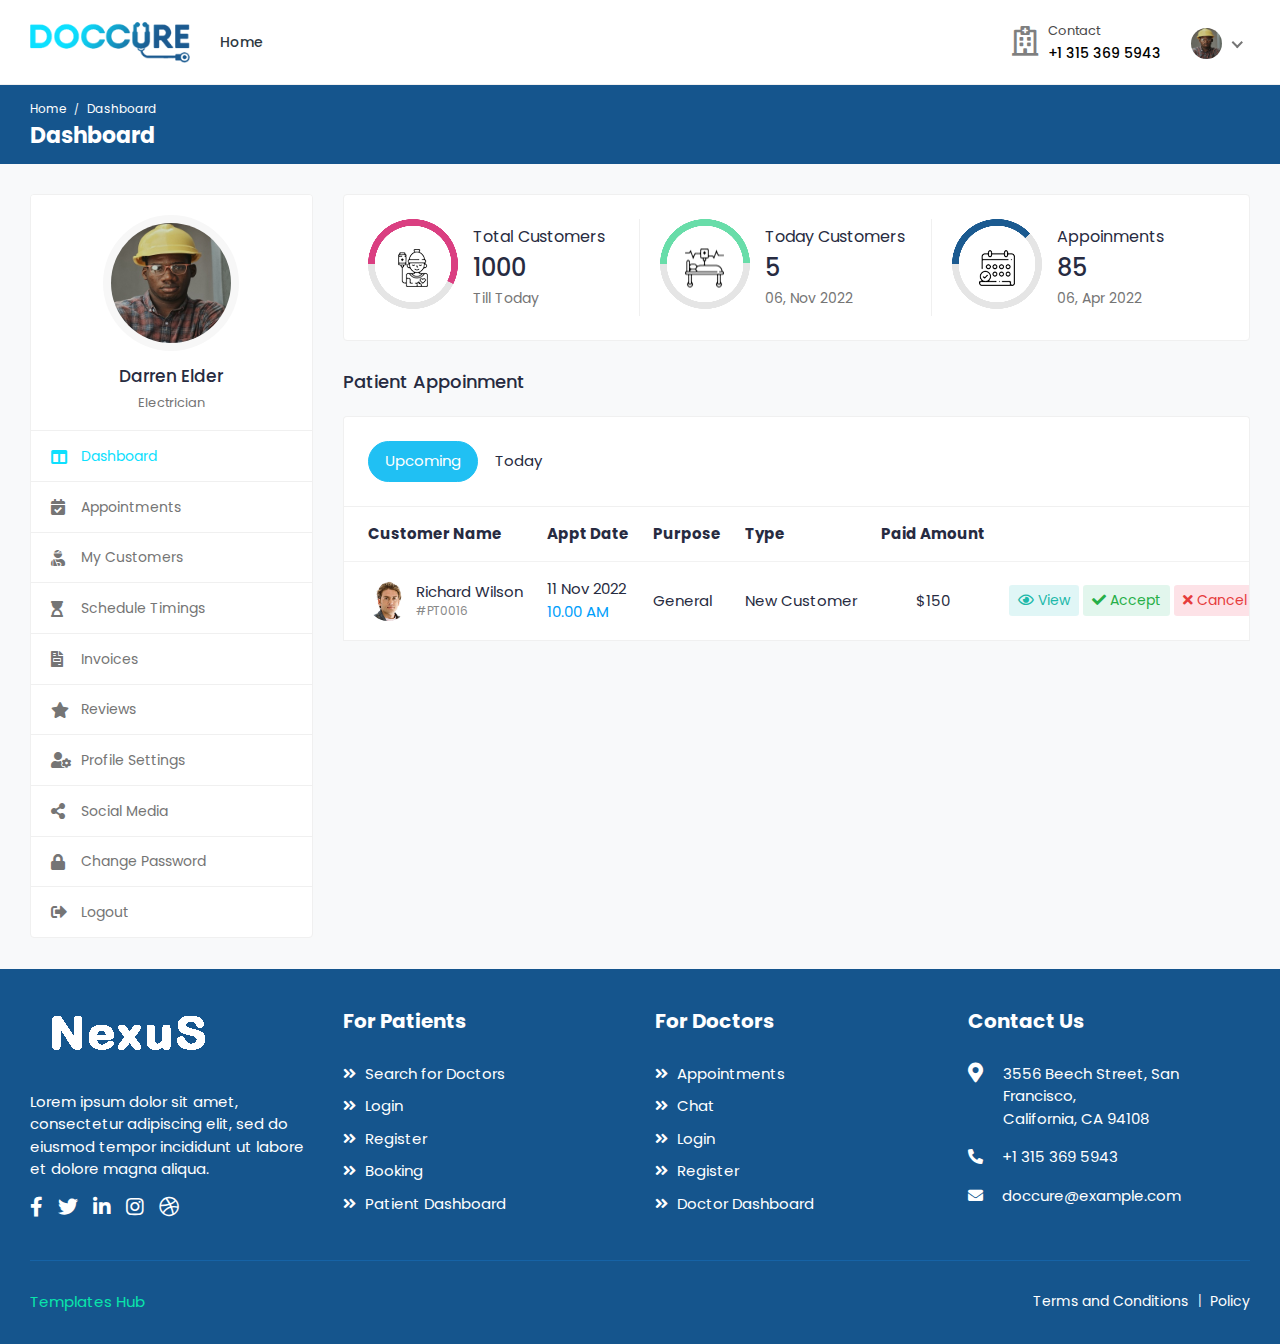
<file: doctor-dashboard.html>
<!DOCTYPE html>
<html lang="en">

<!-- doccure/doctor-dashboard.html  30 Nov 2019 04:12:03 GMT -->
<head>
		<meta charset="utf-8">
		<title>Doccure</title>
		<meta name="viewport" content="width=device-width, initial-scale=1.0, user-scalable=0">

		<!-- Favicons -->
		<link href="assets/img/favicon.png" rel="icon">

		<!-- Bootstrap CSS -->
		<link rel="stylesheet" href="assets/css/bootstrap.min.css">

		<!-- Fontawesome CSS -->
		<link rel="stylesheet" href="assets/plugins/fontawesome/css/fontawesome.min.css">
		<link rel="stylesheet" href="assets/plugins/fontawesome/css/all.min.css">

		<!-- Main CSS -->
		<link rel="stylesheet" href="assets/css/style.css">

		<!-- HTML5 shim and Respond.js IE8 support of HTML5 elements and media queries -->
		<!--[if lt IE 9]>
			<script src="assets/js/html5shiv.min.js"></script>
			<script src="assets/js/respond.min.js"></script>
		<![endif]-->

	</head>
	<body>

		<!-- Main Wrapper -->
		<div class="main-wrapper">

			<!-- Header -->
			<header class="header">
				<nav class="navbar navbar-expand-lg header-nav">
					<div class="navbar-header">
						<a id="mobile_btn" href="javascript:void(0);">
							<span class="bar-icon">
								<span></span>
								<span></span>
								<span></span>
							</span>
						</a>
						<a href="index-2.html" class="navbar-brand logo">
							<img src="assets/img/logo.png" class="img-fluid" alt="Logo">
						</a>
					</div>
					<div class="main-menu-wrapper">
						<div class="menu-header">
							<a href="index-2.html" class="menu-logo">
								<img src="assets/img/logo.png" class="img-fluid" alt="Logo">
							</a>
							<a id="menu_close" class="menu-close" href="javascript:void(0);">
								<i class="fas fa-times"></i>
							</a>
						</div>
						<ul class="main-nav">
							<li>
								<a href="index.html">Home</a>
							</li>
							
							
							<li class="login-link">
								<a href="login.html">Login / Signup</a>
							</li>
						</ul>
					</div>
					<ul class="nav header-navbar-rht">
						<li class="nav-item contact-item">
							<div class="header-contact-img">
								<i class="far fa-hospital"></i>
							</div>
							<div class="header-contact-detail">
								<p class="contact-header">Contact</p>
								<p class="contact-info-header"> +1 315 369 5943</p>
							</div>
						</li>

						<!-- User Menu -->
						<li class="nav-item dropdown has-arrow logged-item">
							<a href="#" class="dropdown-toggle nav-link" data-toggle="dropdown">
								<span class="user-img">
									<img class="rounded-circle" src="assets/img/doctors/electrician-thumb-02.jpg" width="31" alt="Darren Elder">
								</span>
							</a>
							<div class="dropdown-menu dropdown-menu-right">
								<div class="user-header">
									<div class="avatar avatar-sm">
										<img src="assets/img/doctors/electrician-thumb-02.jpg" alt="User Image" class="avatar-img rounded-circle">
									</div>
									<div class="user-text">
										<h6>Darren Elder</h6>
										<p class="text-muted mb-0">Doctor</p>
									</div>
								</div>
								<a class="dropdown-item" href="doctor-dashboard.html">Dashboard</a>
								<a class="dropdown-item" href="doctor-profile-settings.html">Profile Settings</a>
								<a class="dropdown-item" href="login.html">Logout</a>
							</div>
						</li>
						<!-- /User Menu -->

					</ul>
				</nav>
			</header>
			<!-- /Header -->

			<!-- Breadcrumb -->
			<div class="breadcrumb-bar">
				<div class="container-fluid">
					<div class="row align-items-center">
						<div class="col-md-12 col-12">
							<nav aria-label="breadcrumb" class="page-breadcrumb">
								<ol class="breadcrumb">
									<li class="breadcrumb-item"><a href="index-2.html">Home</a></li>
									<li class="breadcrumb-item active" aria-current="page">Dashboard</li>
								</ol>
							</nav>
							<h2 class="breadcrumb-title">Dashboard</h2>
						</div>
					</div>
				</div>
			</div>
			<!-- /Breadcrumb -->

			<!-- Page Content -->
			<div class="content">
				<div class="container-fluid">

					<div class="row">
						<div class="col-md-5 col-lg-4 col-xl-3 theiaStickySidebar">

							<!-- Profile Sidebar -->
							<div class="profile-sidebar">
								<div class="widget-profile pro-widget-content">
									<div class="profile-info-widget">
										<a href="#" class="booking-doc-img">
											<img src="assets/img/doctors/electrician-thumb-02.jpg" alt="User Image">
										</a>
										<div class="profile-det-info">
											<h3>Darren Elder</h3>

											<div class="patient-details">
												<h5 class="mb-0">Electrician</h5>
											</div>
										</div>
									</div>
								</div>
								<div class="dashboard-widget">
									<nav class="dashboard-menu">
										<ul>
											<li class="active">
												<a href="doctor-dashboard.html">
													<i class="fas fa-columns"></i>
													<span>Dashboard</span>
												</a>
											</li>
											<li>
												<a href="appointments.html">
													<i class="fas fa-calendar-check"></i>
													<span>Appointments</span>
												</a>
											</li>
											<li>
												<a href="my-patients.html">
													<i class="fas fa-user-injured"></i>
													<span>My Customers</span>
												</a>
											</li>
											<li>
												<a href="schedule-timings.html">
													<i class="fas fa-hourglass-start"></i>
													<span>Schedule Timings</span>
												</a>
											</li>
											<li>
												<a href="invoices.html">
													<i class="fas fa-file-invoice"></i>
													<span>Invoices</span>
												</a>
											</li>
											<li>
												<a href="reviews.html">
													<i class="fas fa-star"></i>
													<span>Reviews</span>
												</a>
											</li>
											
											<li>
												<a href="doctor-profile-settings.html">
													<i class="fas fa-user-cog"></i>
													<span>Profile Settings</span>
												</a>
											</li>
											<li>
												<a href="social-media.html">
													<i class="fas fa-share-alt"></i>
													<span>Social Media</span>
												</a>
											</li>
											<li>
												<a href="doctor-change-password.html">
													<i class="fas fa-lock"></i>
													<span>Change Password</span>
												</a>
											</li>
											<li>
												<a href="index.html">
													<i class="fas fa-sign-out-alt"></i>
													<span>Logout</span>
												</a>
											</li>
										</ul>
									</nav>
								</div>
							</div>
							<!-- /Profile Sidebar -->

						</div>

						<div class="col-md-7 col-lg-8 col-xl-9">

							<div class="row">
								<div class="col-md-12">
									<div class="card dash-card">
										<div class="card-body">
											<div class="row">
												<div class="col-md-12 col-lg-4">
													<div class="dash-widget dct-border-rht">
														<div class="circle-bar circle-bar1">
															<div class="circle-graph1" data-percent="75">
																<img src="assets/img/icon-01.png" class="img-fluid" alt="patient">
															</div>
														</div>
														<div class="dash-widget-info">
															<h6>Total Customers</h6>
															<h3>1000</h3>
															<p class="text-muted">Till Today</p>
														</div>
													</div>
												</div>

												<div class="col-md-12 col-lg-4">
													<div class="dash-widget dct-border-rht">
														<div class="circle-bar circle-bar2">
															<div class="circle-graph2" data-percent="65">
																<img src="assets/img/icon-02.png" class="img-fluid" alt="Patient">
															</div>
														</div>
														<div class="dash-widget-info">
															<h6>Today Customers</h6>
															<h3>5</h3>
															<p class="text-muted">06, Nov 2022</p>
														</div>
													</div>
												</div>

												<div class="col-md-12 col-lg-4">
													<div class="dash-widget">
														<div class="circle-bar circle-bar3">
															<div class="circle-graph3" data-percent="50">
																<img src="assets/img/icon-03.png" class="img-fluid" alt="Patient">
															</div>
														</div>
														<div class="dash-widget-info">
															<h6>Appoinments</h6>
															<h3>85</h3>
															<p class="text-muted">06, Apr 2022</p>
														</div>
													</div>
												</div>
											</div>
										</div>
									</div>
								</div>
							</div>

							<div class="row">
								<div class="col-md-12">
									<h4 class="mb-4">Patient Appoinment</h4>
									<div class="appointment-tab">

										<!-- Appointment Tab -->
										<ul class="nav nav-tabs nav-tabs-solid nav-tabs-rounded">
											<li class="nav-item">
												<a class="nav-link active" href="#upcoming-appointments" data-toggle="tab">Upcoming</a>
											</li>
											<li class="nav-item">
												<a class="nav-link" href="#today-appointments" data-toggle="tab">Today</a>
											</li>
										</ul>
										<!-- /Appointment Tab -->

										<div class="tab-content">

											<!-- Upcoming Appointment Tab -->
											<div class="tab-pane show active" id="upcoming-appointments">
												<div class="card card-table mb-0">
													<div class="card-body">
														<div class="table-responsive">
															<table class="table table-hover table-center mb-0">
																<thead>
																	<tr>
																		<th>Customer Name</th>
																		<th>Appt Date</th>
																		<th>Purpose</th>
																		<th>Type</th>
																		<th class="text-center">Paid Amount</th>
																		<th></th>
																	</tr>
																</thead>
																<tbody>
																	<tr>
																		<td>
																			<h2 class="table-avatar">
																				<a href="patient-profile.html" class="avatar avatar-sm mr-2"><img class="avatar-img rounded-circle" src="assets/img/patients/patient.jpg" alt="User Image"></a>
																				<a href="patient-profile.html">Richard Wilson <span>#PT0016</span></a>
																			</h2>
																		</td>
																		<td>11 Nov 2022 <span class="d-block text-info">10.00 AM</span></td>
																		<td>General</td>
																		<td>New Customer</td>
																		<td class="text-center">$150</td>
																		<td class="text-right">
																			<div class="table-action">
																				<a href="javascript:void(0);" class="btn btn-sm bg-info-light">
																					<i class="far fa-eye"></i> View
																				</a>

																				<a href="javascript:void(0);" class="btn btn-sm bg-success-light">
																					<i class="fas fa-check"></i> Accept
																				</a>
																				<a href="javascript:void(0);" class="btn btn-sm bg-danger-light">
																					<i class="fas fa-times"></i> Cancel
																				</a>
																			</div>
																		</td>
																	</tr>

																</tbody>
															</table>
														</div>
													</div>
												</div>
											</div>
											<!-- /Upcoming Appointment Tab -->

											<!-- Today Appointment Tab -->
											<div class="tab-pane" id="today-appointments">
												<div class="card card-table mb-0">
													<div class="card-body">
														<div class="table-responsive">
															<table class="table table-hover table-center mb-0">
																<thead>
																	<tr>
																		<th>Customer Name</th>
																		<th>Appt Date</th>
																		<th>Purpose</th>
																		<th>Type</th>
																		<th class="text-center">Paid Amount</th>
																		<th></th>
																	</tr>
																</thead>
																<tbody>
																	<tr>
																		<td>
																			<h2 class="table-avatar">
																				<a href="patient-profile.html" class="avatar avatar-sm mr-2"><img class="avatar-img rounded-circle" src="assets/img/patients/patient6.jpg" alt="User Image"></a>
																				<a href="patient-profile.html">Elsie Gilley <span>#PT0006</span></a>
																			</h2>
																		</td>
																		<td>14 Nov 2022 <span class="d-block text-info">6.00 PM</span></td>
																		<td>Phone Repairs</td>
																		<td>Old Customer</td>
																		<td class="text-center">$300</td>
																		<td class="text-right">
																			<div class="table-action">
																				<a href="javascript:void(0);" class="btn btn-sm bg-info-light">
																					<i class="far fa-eye"></i> View
																				</a>

																				<a href="javascript:void(0);" class="btn btn-sm bg-success-light">
																					<i class="fas fa-check"></i> Accept
																				</a>
																				<a href="javascript:void(0);" class="btn btn-sm bg-danger-light">
																					<i class="fas fa-times"></i> Cancel
																				</a>
																			</div>
																		</td>
																	</tr>

																</tbody>
															</table>
														</div>
													</div>
												</div>
											</div>
											<!-- /Today Appointment Tab -->

										</div>
									</div>
								</div>
							</div>

						</div>
					</div>

				</div>

			</div>
			<!-- /Page Content -->

			<!-- Footer -->
			<footer class="footer">

				<!-- Footer Top -->
				<div class="footer-top">
					<div class="container-fluid">
						<div class="row">
							<div class="col-lg-3 col-md-6">

								<!-- Footer Widget -->
								<div class="footer-widget footer-about">
									<div class="footer-logo">
										<img src="assets/img/footer-logo.png" alt="logo">
									</div>
									<div class="footer-about-content">
										<p>Lorem ipsum dolor sit amet, consectetur adipiscing elit, sed do eiusmod tempor incididunt ut labore et dolore magna aliqua. </p>
										<div class="social-icon">
											<ul>
												<li>
													<a href="#" target="_blank"><i class="fab fa-facebook-f"></i> </a>
												</li>
												<li>
													<a href="#" target="_blank"><i class="fab fa-twitter"></i> </a>
												</li>
												<li>
													<a href="#" target="_blank"><i class="fab fa-linkedin-in"></i></a>
												</li>
												<li>
													<a href="#" target="_blank"><i class="fab fa-instagram"></i></a>
												</li>
												<li>
													<a href="#" target="_blank"><i class="fab fa-dribbble"></i> </a>
												</li>
											</ul>
										</div>
									</div>
								</div>
								<!-- /Footer Widget -->

							</div>

							<div class="col-lg-3 col-md-6">

								<!-- Footer Widget -->
								<div class="footer-widget footer-menu">
									<h2 class="footer-title">For Patients</h2>
									<ul>
										<li><a href="search.html"><i class="fas fa-angle-double-right"></i> Search for Doctors</a></li>
										<li><a href="login.html"><i class="fas fa-angle-double-right"></i> Login</a></li>
										<li><a href="register.html"><i class="fas fa-angle-double-right"></i> Register</a></li>
										<li><a href="booking.html"><i class="fas fa-angle-double-right"></i> Booking</a></li>
										<li><a href="patient-dashboard.html"><i class="fas fa-angle-double-right"></i> Patient Dashboard</a></li>
									</ul>
								</div>
								<!-- /Footer Widget -->

							</div>

							<div class="col-lg-3 col-md-6">

								<!-- Footer Widget -->
								<div class="footer-widget footer-menu">
									<h2 class="footer-title">For Doctors</h2>
									<ul>
										<li><a href="appointments.html"><i class="fas fa-angle-double-right"></i> Appointments</a></li>
										<li><a href="chat.html"><i class="fas fa-angle-double-right"></i> Chat</a></li>
										<li><a href="login.html"><i class="fas fa-angle-double-right"></i> Login</a></li>
										<li><a href="doctor-register.html"><i class="fas fa-angle-double-right"></i> Register</a></li>
										<li><a href="doctor-dashboard.html"><i class="fas fa-angle-double-right"></i> Doctor Dashboard</a></li>
									</ul>
								</div>
								<!-- /Footer Widget -->

							</div>

							<div class="col-lg-3 col-md-6">

								<!-- Footer Widget -->
								<div class="footer-widget footer-contact">
									<h2 class="footer-title">Contact Us</h2>
									<div class="footer-contact-info">
										<div class="footer-address">
											<span><i class="fas fa-map-marker-alt"></i></span>
											<p> 3556  Beech Street, San Francisco,<br> California, CA 94108 </p>
										</div>
										<p>
											<i class="fas fa-phone-alt"></i>
											+1 315 369 5943
										</p>
										<p class="mb-0">
											<i class="fas fa-envelope"></i>
											doccure@example.com
										</p>
									</div>
								</div>
								<!-- /Footer Widget -->

							</div>

						</div>
					</div>
				</div>
				<!-- /Footer Top -->

				<!-- Footer Bottom -->
                <div class="footer-bottom">
					<div class="container-fluid">

						<!-- Copyright -->
						<div class="copyright">
							<div class="row">
								<div class="col-md-6 col-lg-6">
									<div class="copyright-text">
										<p class="mb-0"><a href="templateshub.net">Templates Hub</a></p>
									</div>
								</div>
								<div class="col-md-6 col-lg-6">

									<!-- Copyright Menu -->
									<div class="copyright-menu">
										<ul class="policy-menu">
											<li><a href="term-condition.html">Terms and Conditions</a></li>
											<li><a href="privacy-policy.html">Policy</a></li>
										</ul>
									</div>
									<!-- /Copyright Menu -->

								</div>
							</div>
						</div>
						<!-- /Copyright -->

					</div>
				</div>
				<!-- /Footer Bottom -->

			</footer>
			<!-- /Footer -->

		</div>
		<!-- /Main Wrapper -->

		<!-- jQuery -->
		<script src="assets/js/jquery.min.js"></script>

		<!-- Bootstrap Core JS -->
		<script src="assets/js/popper.min.js"></script>
		<script src="assets/js/bootstrap.min.js"></script>

		<!-- Sticky Sidebar JS -->
        <script src="assets/plugins/theia-sticky-sidebar/ResizeSensor.js"></script>
        <script src="assets/plugins/theia-sticky-sidebar/theia-sticky-sidebar.js"></script>

		<!-- Circle Progress JS -->
		<script src="assets/js/circle-progress.min.js"></script>

		<!-- Custom JS -->
		<script src="assets/js/script.js"></script>

	</body>

<!-- doccure/doctor-dashboard.html  30 Nov 2019 04:12:09 GMT -->
</html>
</file>
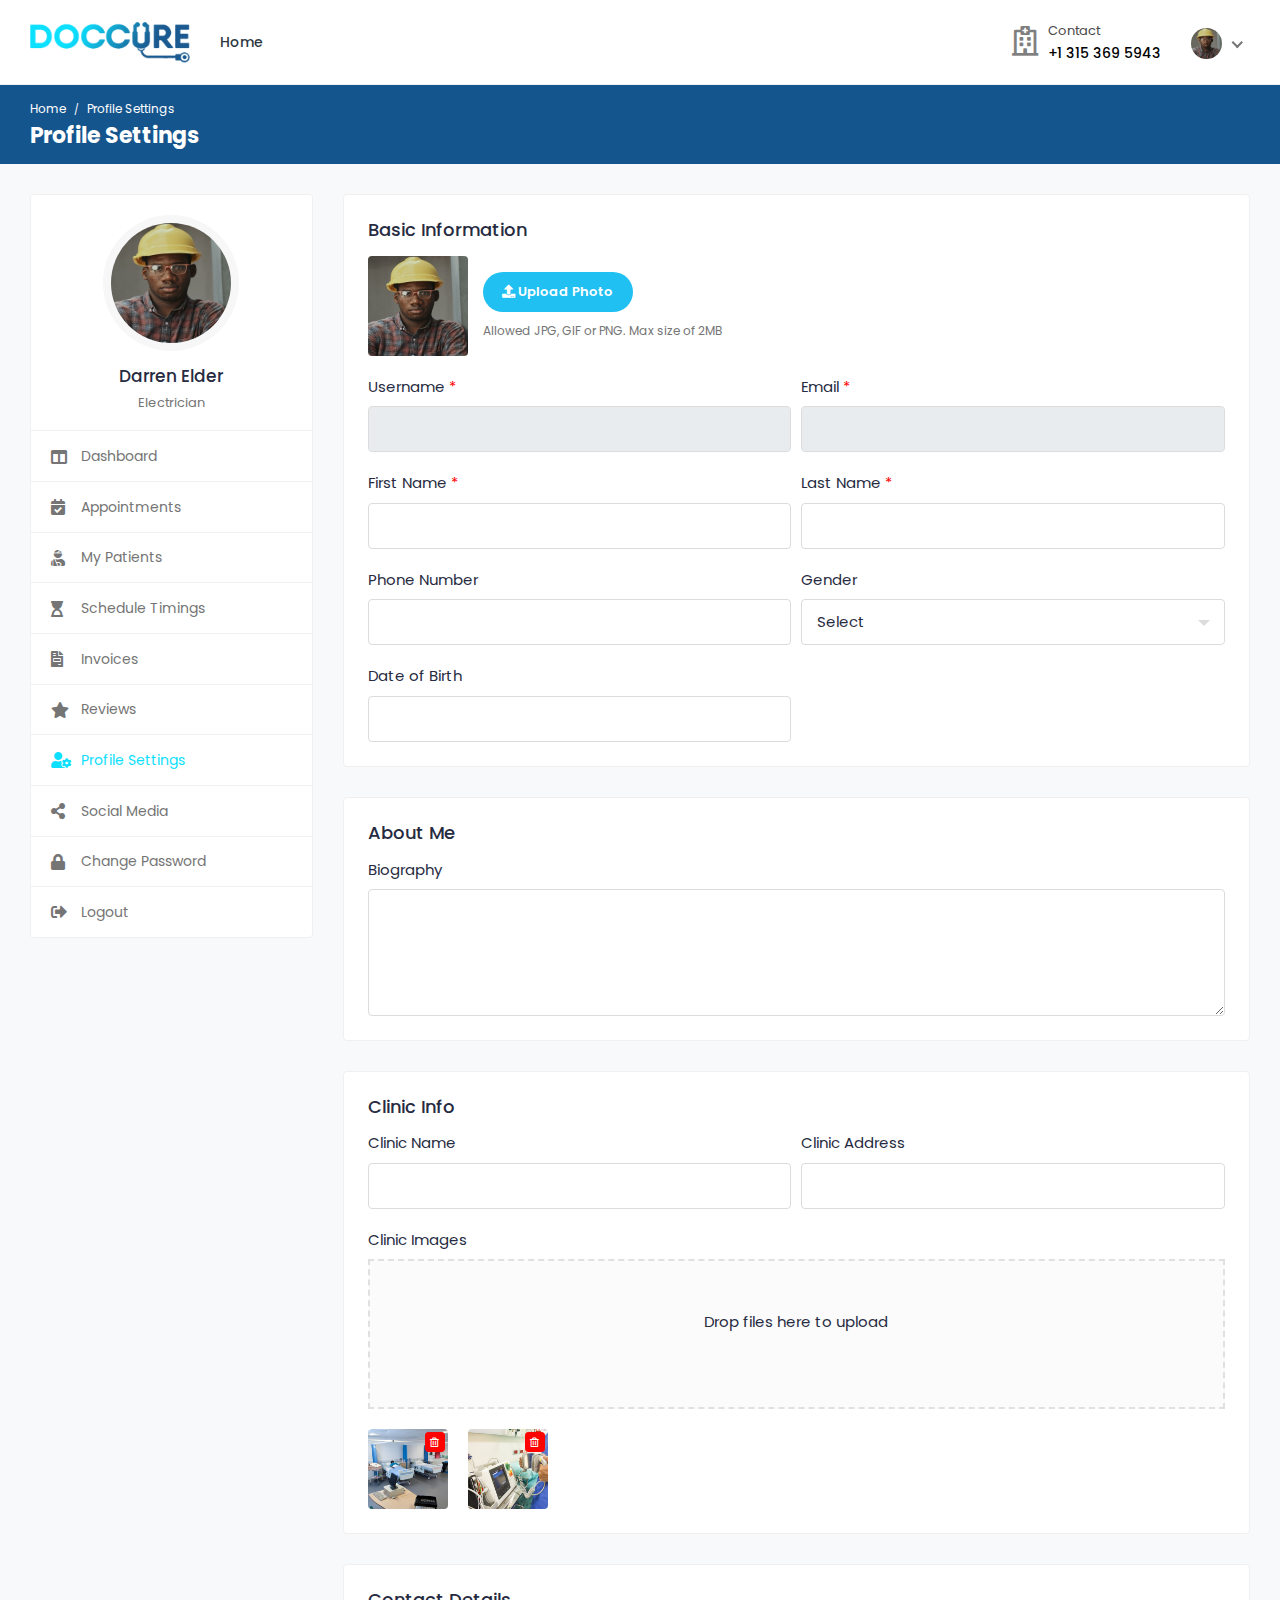
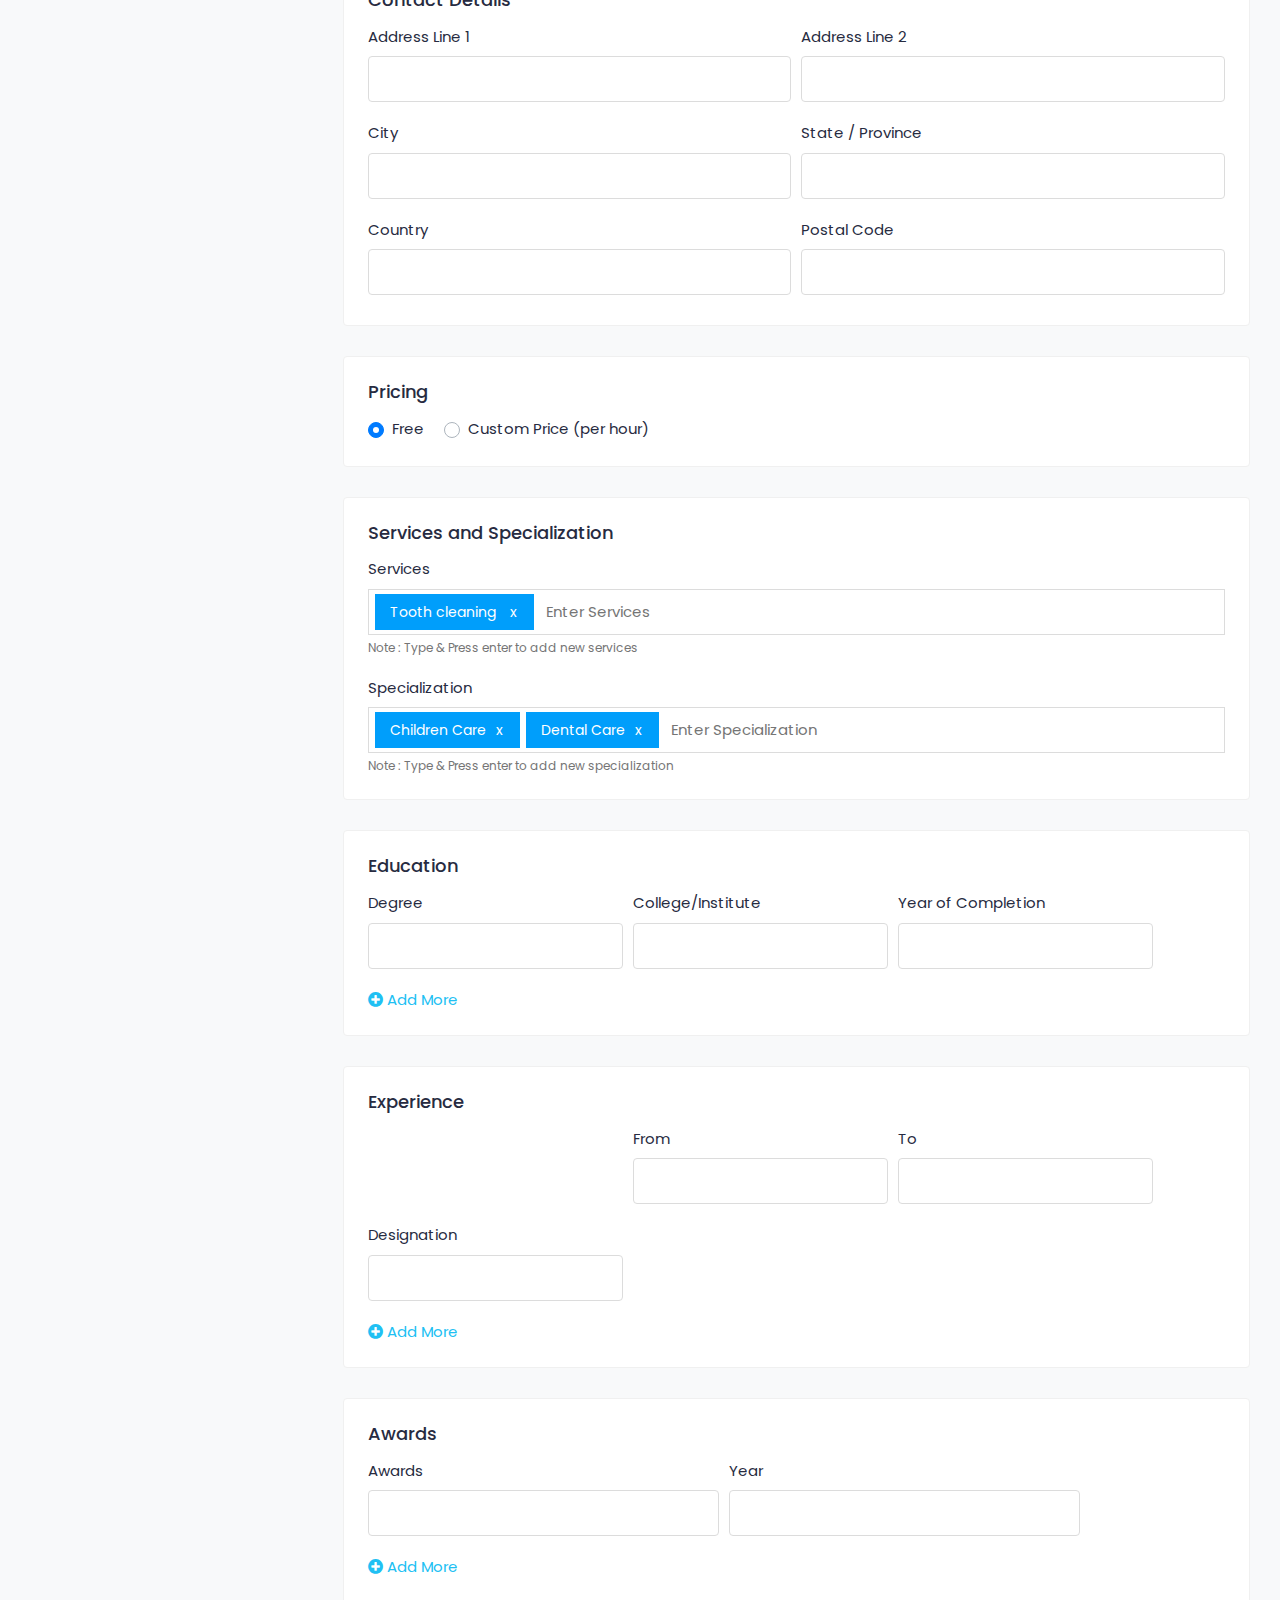
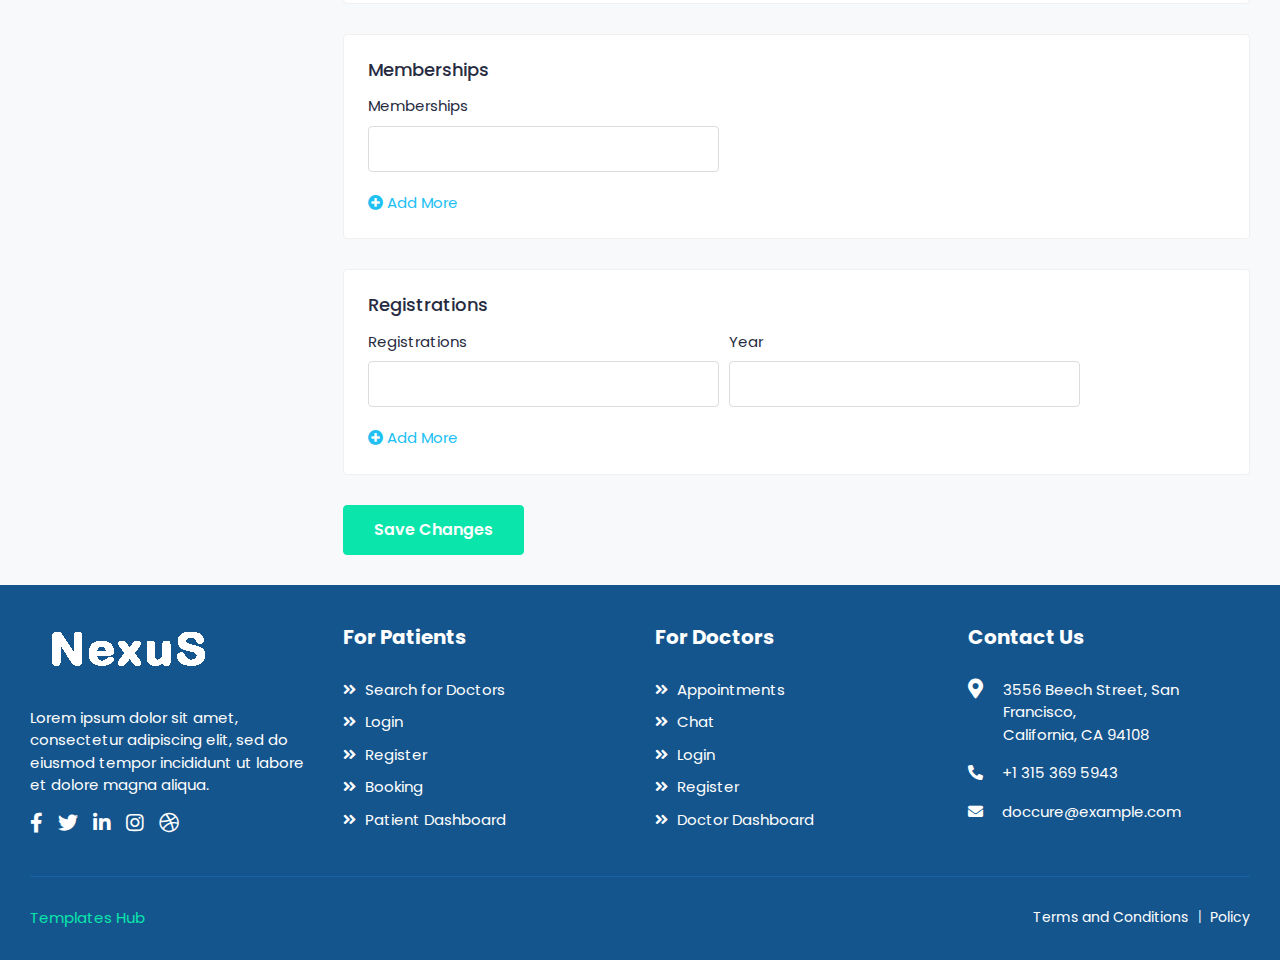
<file: doctor-profile-settings.html>
<!DOCTYPE html> 
<html lang="en">
	
<!-- doccure/doctor-profile-settings.html  30 Nov 2019 04:12:14 GMT -->
<head>
		<meta charset="utf-8">
		<title>Doccure</title>
		<meta name="viewport" content="width=device-width, initial-scale=1.0, user-scalable=0">
		
		<!-- Favicons -->
		<link href="assets/img/favicon.png" rel="icon">
		
		<!-- Bootstrap CSS -->
		<link rel="stylesheet" href="assets/css/bootstrap.min.css">
		
		<!-- Fontawesome CSS -->
		<link rel="stylesheet" href="assets/plugins/fontawesome/css/fontawesome.min.css">
		<link rel="stylesheet" href="assets/plugins/fontawesome/css/all.min.css">
		
		<!-- Select2 CSS -->
		<link rel="stylesheet" href="assets/plugins/select2/css/select2.min.css">
		
		<!-- Bootstrap CSS -->
		<link rel="stylesheet" href="assets/plugins/bootstrap-tagsinput/css/bootstrap-tagsinput.css">
		
		<link rel="stylesheet" href="assets/plugins/dropzone/dropzone.min.css">
		
		<!-- Main CSS -->
		<link rel="stylesheet" href="assets/css/style.css">
		
		<!-- HTML5 shim and Respond.js IE8 support of HTML5 elements and media queries -->
		<!--[if lt IE 9]>
			<script src="assets/js/html5shiv.min.js"></script>
			<script src="assets/js/respond.min.js"></script>
		<![endif]-->
	
	</head>
	<body>

		<!-- Main Wrapper -->
		<div class="main-wrapper">
		
			<!-- Header -->
			<header class="header">
				<nav class="navbar navbar-expand-lg header-nav">
					<div class="navbar-header">
						<a id="mobile_btn" href="javascript:void(0);">
							<span class="bar-icon">
								<span></span>
								<span></span>
								<span></span>
							</span>
						</a>
						<a href="index-2.html" class="navbar-brand logo">
							<img src="assets/img/logo.png" class="img-fluid" alt="Logo">
						</a>
					</div>
					<div class="main-menu-wrapper">
						<div class="menu-header">
							<a href="index-2.html" class="menu-logo">
								<img src="assets/img/logo.png" class="img-fluid" alt="Logo">
							</a>
							<a id="menu_close" class="menu-close" href="javascript:void(0);">
								<i class="fas fa-times"></i>
							</a>
						</div>
						<ul class="main-nav">
							<li>
								<a href="index.html">Home</a>
							
							<li class="login-link">
								<a href="login.html">Login / Signup</a>
							</li>
						</ul>		 
					</div>		 
					<ul class="nav header-navbar-rht">
						<li class="nav-item contact-item">
							<div class="header-contact-img">
								<i class="far fa-hospital"></i>							
							</div>
							<div class="header-contact-detail">
								<p class="contact-header">Contact</p>
								<p class="contact-info-header"> +1 315 369 5943</p>
							</div>
						</li>
						
						<!-- User Menu -->
						<li class="nav-item dropdown has-arrow logged-item">
							<a href="#" class="dropdown-toggle nav-link" data-toggle="dropdown">
								<span class="user-img">
									<img class="rounded-circle" src="assets/img/doctors/electrician-thumb-02.jpg" width="31" alt="Darren Elder">
								</span>
							</a>
							<div class="dropdown-menu dropdown-menu-right">
								<div class="user-header">
									<div class="avatar avatar-sm">
										<img src="assets/img/doctors/electrician-thumb-02.jpg" alt="User Image" class="avatar-img rounded-circle">
									</div>
									<div class="user-text">
										<h6>Darren Elder</h6>
										<p class="text-muted mb-0">Electrician</p>
									</div>
								</div>
								<a class="dropdown-item" href="doctor-dashboard.html">Dashboard</a>
								<a class="dropdown-item" href="doctor-profile-settings.html">Profile Settings</a>
								<a class="dropdown-item" href="login.html">Logout</a>
							</div>
						</li>
						<!-- /User Menu -->
						
					</ul>
				</nav>
			</header>
			<!-- /Header -->
			
			<!-- Breadcrumb -->
			<div class="breadcrumb-bar">
				<div class="container-fluid">
					<div class="row align-items-center">
						<div class="col-md-12 col-12">
							<nav aria-label="breadcrumb" class="page-breadcrumb">
								<ol class="breadcrumb">
									<li class="breadcrumb-item"><a href="index-2.html">Home</a></li>
									<li class="breadcrumb-item active" aria-current="page">Profile Settings</li>
								</ol>
							</nav>
							<h2 class="breadcrumb-title">Profile Settings</h2>
						</div>
					</div>
				</div>
			</div>
			<!-- /Breadcrumb -->
			
			<!-- Page Content -->
			<div class="content">
				<div class="container-fluid">

					<div class="row">
						<div class="col-md-5 col-lg-4 col-xl-3 theiaStickySidebar">
						
							<!-- Profile Sidebar -->
							<div class="profile-sidebar">
								<div class="widget-profile pro-widget-content">
									<div class="profile-info-widget">
										<a href="#" class="booking-doc-img">
											<img src="assets/img/doctors/electrician-thumb-02.jpg" alt="User Image">
										</a>
										<div class="profile-det-info">
											<h3>Darren Elder</h3>
											
											<div class="patient-details">
												<h5 class="mb-0">Electrician</h5>
											</div>
										</div>
									</div>
								</div>
								<div class="dashboard-widget">
									<nav class="dashboard-menu">
										<ul>
											<li>
												<a href="doctor-dashboard.html">
													<i class="fas fa-columns"></i>
													<span>Dashboard</span>
												</a>
											</li>
											<li>
												<a href="appointments.html">
													<i class="fas fa-calendar-check"></i>
													<span>Appointments</span>
												</a>
											</li>
											<li>
												<a href="my-patients.html">
													<i class="fas fa-user-injured"></i>
													<span>My Patients</span>
												</a>
											</li>
											<li>
												<a href="schedule-timings.html">
													<i class="fas fa-hourglass-start"></i>
													<span>Schedule Timings</span>
												</a>
											</li>
											<li>
												<a href="invoices.html">
													<i class="fas fa-file-invoice"></i>
													<span>Invoices</span>
												</a>
											</li>
											<li>
												<a href="reviews.html">
													<i class="fas fa-star"></i>
													<span>Reviews</span>
												</a>
											</li>
											
											<li class="active">
												<a href="doctor-profile-settings.html">
													<i class="fas fa-user-cog"></i>
													<span>Profile Settings</span>
												</a>
											</li>
											<li>
												<a href="social-media.html">
													<i class="fas fa-share-alt"></i>
													<span>Social Media</span>
												</a>
											</li>
											<li>
												<a href="doctor-change-password.html">
													<i class="fas fa-lock"></i>
													<span>Change Password</span>
												</a>
											</li>
											<li>
												<a href="index.html">
													<i class="fas fa-sign-out-alt"></i>
													<span>Logout</span>
												</a>
											</li>
										</ul>
									</nav>
								</div>
							</div>
							<!-- /Profile Sidebar -->
							
						</div>
						<div class="col-md-7 col-lg-8 col-xl-9">
						
							<!-- Basic Information -->
							<div class="card">
								<div class="card-body">
									<h4 class="card-title">Basic Information</h4>
									<div class="row form-row">
										<div class="col-md-12">
											<div class="form-group">
												<div class="change-avatar">
													<div class="profile-img">
														<img src="assets/img/doctors/electrician-thumb-02.jpg" alt="User Image">
													</div>
													<div class="upload-img">
														<div class="change-photo-btn">
															<span><i class="fa fa-upload"></i> Upload Photo</span>
															<input type="file" class="upload">
														</div>
														<small class="form-text text-muted">Allowed JPG, GIF or PNG. Max size of 2MB</small>
													</div>
												</div>
											</div>
										</div>
										<div class="col-md-6">
											<div class="form-group">
												<label>Username <span class="text-danger">*</span></label>
												<input type="text" class="form-control" readonly>
											</div>
										</div>
										<div class="col-md-6">
											<div class="form-group">
												<label>Email <span class="text-danger">*</span></label>
												<input type="email" class="form-control" readonly>
											</div>
										</div>
										<div class="col-md-6">
											<div class="form-group">
												<label>First Name <span class="text-danger">*</span></label>
												<input type="text" class="form-control">
											</div>
										</div>
										<div class="col-md-6">
											<div class="form-group">
												<label>Last Name <span class="text-danger">*</span></label>
												<input type="text" class="form-control">
											</div>
										</div>
										<div class="col-md-6">
											<div class="form-group">
												<label>Phone Number</label>
												<input type="text" class="form-control">
											</div>
										</div>
										<div class="col-md-6">
											<div class="form-group">
												<label>Gender</label>
												<select class="form-control select">
													<option>Select</option>
													<option>Male</option>
													<option>Female</option>
												</select>
											</div>
										</div>
										<div class="col-md-6">
											<div class="form-group mb-0">
												<label>Date of Birth</label>
												<input type="text" class="form-control">
											</div>
										</div>
									</div>
								</div>
							</div>
							<!-- /Basic Information -->
							
							<!-- About Me -->
							<div class="card">
								<div class="card-body">
									<h4 class="card-title">About Me</h4>
									<div class="form-group mb-0">
										<label>Biography</label>
										<textarea class="form-control" rows="5"></textarea>
									</div>
								</div>
							</div>
							<!-- /About Me -->
							
							<!-- Clinic Info -->
							<div class="card">
								<div class="card-body">
									<h4 class="card-title">Clinic Info</h4>
									<div class="row form-row">
										<div class="col-md-6">
											<div class="form-group">
												<label>Clinic Name</label>
												<input type="text" class="form-control">
											</div>
										</div>
										<div class="col-md-6">
											<div class="form-group">
												<label>Clinic Address</label>
												<input type="text" class="form-control">
											</div>
										</div>
										<div class="col-md-12">
											<div class="form-group">
												<label>Clinic Images</label>
												<form action="#" class="dropzone"></form>
											</div>
											<div class="upload-wrap">
												<div class="upload-images">
													<img src="assets/img/features/feature-01.jpg" alt="Upload Image">
													<a href="javascript:void(0);" class="btn btn-icon btn-danger btn-sm"><i class="far fa-trash-alt"></i></a>
												</div>
												<div class="upload-images">
													<img src="assets/img/features/feature-02.jpg" alt="Upload Image">
													<a href="javascript:void(0);" class="btn btn-icon btn-danger btn-sm"><i class="far fa-trash-alt"></i></a>
												</div>
											</div>
										</div>
									</div>
								</div>
							</div>
							<!-- /Clinic Info -->

							<!-- Contact Details -->
							<div class="card contact-card">
								<div class="card-body">
									<h4 class="card-title">Contact Details</h4>
									<div class="row form-row">
										<div class="col-md-6">
											<div class="form-group">
												<label>Address Line 1</label>
												<input type="text" class="form-control">
											</div>
										</div>
										<div class="col-md-6">
											<div class="form-group">
												<label class="control-label">Address Line 2</label>
												<input type="text" class="form-control">
											</div>
										</div>
										<div class="col-md-6">
											<div class="form-group">
												<label class="control-label">City</label>
												<input type="text" class="form-control">
											</div>
										</div>

										<div class="col-md-6">
											<div class="form-group">
												<label class="control-label">State / Province</label>
												<input type="text" class="form-control">
											</div>
										</div>
										<div class="col-md-6">
											<div class="form-group">
												<label class="control-label">Country</label>
												<input type="text" class="form-control">
											</div>
										</div>
										<div class="col-md-6">
											<div class="form-group">
												<label class="control-label">Postal Code</label>
												<input type="text" class="form-control">
											</div>
										</div>
									</div>
								</div>
							</div>
							<!-- /Contact Details -->
							
							<!-- Pricing -->
							<div class="card">
								<div class="card-body">
									<h4 class="card-title">Pricing</h4>
									
									<div class="form-group mb-0">
										<div id="pricing_select">
											<div class="custom-control custom-radio custom-control-inline">
												<input type="radio" id="price_free" name="rating_option" class="custom-control-input" value="price_free" checked>
												<label class="custom-control-label" for="price_free">Free</label>
											</div>
											<div class="custom-control custom-radio custom-control-inline">
												<input type="radio" id="price_custom" name="rating_option" value="custom_price" class="custom-control-input">
												<label class="custom-control-label" for="price_custom">Custom Price (per hour)</label>
											</div>
										</div>

									</div>
									
									<div class="row custom_price_cont" id="custom_price_cont" style="display: none;">
										<div class="col-md-4">
											<input type="text" class="form-control" id="custom_rating_input" name="custom_rating_count" value="" placeholder="20">
											<small class="form-text text-muted">Custom price you can add</small>
										</div>
									</div>
									
								</div>
							</div>
							<!-- /Pricing -->
							
							<!-- Services and Specialization -->
							<div class="card services-card">
								<div class="card-body">
									<h4 class="card-title">Services and Specialization</h4>
									<div class="form-group">
										<label>Services</label>
										<input type="text" data-role="tagsinput" class="input-tags form-control" placeholder="Enter Services" name="services" value="Tooth cleaning " id="services">
										<small class="form-text text-muted">Note : Type & Press enter to add new services</small>
									</div> 
									<div class="form-group mb-0">
										<label>Specialization </label>
										<input class="input-tags form-control" type="text" data-role="tagsinput" placeholder="Enter Specialization" name="specialist" value="Children Care,Dental Care" id="specialist">
										<small class="form-text text-muted">Note : Type & Press  enter to add new specialization</small>
									</div> 
								</div>              
							</div>
							<!-- /Services and Specialization -->
						 
							<!-- Education -->
							<div class="card">
								<div class="card-body">
									<h4 class="card-title">Education</h4>
									<div class="education-info">
										<div class="row form-row education-cont">
											<div class="col-12 col-md-10 col-lg-11">
												<div class="row form-row">
													<div class="col-12 col-md-6 col-lg-4">
														<div class="form-group">
															<label>Degree</label>
															<input type="text" class="form-control">
														</div> 
													</div>
													<div class="col-12 col-md-6 col-lg-4">
														<div class="form-group">
															<label>College/Institute</label>
															<input type="text" class="form-control">
														</div> 
													</div>
													<div class="col-12 col-md-6 col-lg-4">
														<div class="form-group">
															<label>Year of Completion</label>
															<input type="text" class="form-control">
														</div> 
													</div>
												</div>
											</div>
										</div>
									</div>
									<div class="add-more">
										<a href="javascript:void(0);" class="add-education"><i class="fa fa-plus-circle"></i> Add More</a>
									</div>
								</div>
							</div>
							<!-- /Education -->
						
							<!-- Experience -->
							<div class="card">
								<div class="card-body">
									<h4 class="card-title">Experience</h4>
									<div class="experience-info">
										<div class="row form-row experience-cont">
											<div class="col-12 col-md-10 col-lg-11">
												<div class="row form-row">
													<div class="col-12 col-md-6 col-lg-4">
														 
													</div>
													<div class="col-12 col-md-6 col-lg-4">
														<div class="form-group">
															<label>From</label>
															<input type="text" class="form-control">
														</div> 
													</div>
													<div class="col-12 col-md-6 col-lg-4">
														<div class="form-group">
															<label>To</label>
															<input type="text" class="form-control">
														</div> 
													</div>
													<div class="col-12 col-md-6 col-lg-4">
														<div class="form-group">
															<label>Designation</label>
															<input type="text" class="form-control">
														</div> 
													</div>
												</div>
											</div>
										</div>
									</div>
									<div class="add-more">
										<a href="javascript:void(0);" class="add-experience"><i class="fa fa-plus-circle"></i> Add More</a>
									</div>
								</div>
							</div>
							<!-- /Experience -->
							
							<!-- Awards -->
							<div class="card">
								<div class="card-body">
									<h4 class="card-title">Awards</h4>
									<div class="awards-info">
										<div class="row form-row awards-cont">
											<div class="col-12 col-md-5">
												<div class="form-group">
													<label>Awards</label>
													<input type="text" class="form-control">
												</div> 
											</div>
											<div class="col-12 col-md-5">
												<div class="form-group">
													<label>Year</label>
													<input type="text" class="form-control">
												</div> 
											</div>
										</div>
									</div>
									<div class="add-more">
										<a href="javascript:void(0);" class="add-award"><i class="fa fa-plus-circle"></i> Add More</a>
									</div>
								</div>
							</div>
							<!-- /Awards -->
							
							<!-- Memberships -->
							<div class="card">
								<div class="card-body">
									<h4 class="card-title">Memberships</h4>
									<div class="membership-info">
										<div class="row form-row membership-cont">
											<div class="col-12 col-md-10 col-lg-5">
												<div class="form-group">
													<label>Memberships</label>
													<input type="text" class="form-control">
												</div> 
											</div>
										</div>
									</div>
									<div class="add-more">
										<a href="javascript:void(0);" class="add-membership"><i class="fa fa-plus-circle"></i> Add More</a>
									</div>
								</div>
							</div>
							<!-- /Memberships -->
							
							<!-- Registrations -->
							<div class="card">
								<div class="card-body">
									<h4 class="card-title">Registrations</h4>
									<div class="registrations-info">
										<div class="row form-row reg-cont">
											<div class="col-12 col-md-5">
												<div class="form-group">
													<label>Registrations</label>
													<input type="text" class="form-control">
												</div> 
											</div>
											<div class="col-12 col-md-5">
												<div class="form-group">
													<label>Year</label>
													<input type="text" class="form-control">
												</div> 
											</div>
										</div>
									</div>
									<div class="add-more">
										<a href="javascript:void(0);" class="add-reg"><i class="fa fa-plus-circle"></i> Add More</a>
									</div>
								</div>
							</div>
							<!-- /Registrations -->
							
							<div class="submit-section submit-btn-bottom">
								<button type="submit" class="btn btn-primary submit-btn">Save Changes</button>
							</div>
							
						</div>
					</div>

				</div>

			</div>		
			<!-- /Page Content -->
   
			<!-- Footer -->
			<footer class="footer">
				
				<!-- Footer Top -->
				<div class="footer-top">
					<div class="container-fluid">
						<div class="row">
							<div class="col-lg-3 col-md-6">
							
								<!-- Footer Widget -->
								<div class="footer-widget footer-about">
									<div class="footer-logo">
										<img src="assets/img/footer-logo.png" alt="logo">
									</div>
									<div class="footer-about-content">
										<p>Lorem ipsum dolor sit amet, consectetur adipiscing elit, sed do eiusmod tempor incididunt ut labore et dolore magna aliqua. </p>
										<div class="social-icon">
											<ul>
												<li>
													<a href="#" target="_blank"><i class="fab fa-facebook-f"></i> </a>
												</li>
												<li>
													<a href="#" target="_blank"><i class="fab fa-twitter"></i> </a>
												</li>
												<li>
													<a href="#" target="_blank"><i class="fab fa-linkedin-in"></i></a>
												</li>
												<li>
													<a href="#" target="_blank"><i class="fab fa-instagram"></i></a>
												</li>
												<li>
													<a href="#" target="_blank"><i class="fab fa-dribbble"></i> </a>
												</li>
											</ul>
										</div>
									</div>
								</div>
								<!-- /Footer Widget -->
								
							</div>
							
							<div class="col-lg-3 col-md-6">
							
								<!-- Footer Widget -->
								<div class="footer-widget footer-menu">
									<h2 class="footer-title">For Patients</h2>
									<ul>
										<li><a href="search.html"><i class="fas fa-angle-double-right"></i> Search for Doctors</a></li>
										<li><a href="login.html"><i class="fas fa-angle-double-right"></i> Login</a></li>
										<li><a href="register.html"><i class="fas fa-angle-double-right"></i> Register</a></li>
										<li><a href="booking.html"><i class="fas fa-angle-double-right"></i> Booking</a></li>
										<li><a href="patient-dashboard.html"><i class="fas fa-angle-double-right"></i> Patient Dashboard</a></li>
									</ul>
								</div>
								<!-- /Footer Widget -->
								
							</div>
							
							<div class="col-lg-3 col-md-6">
							
								<!-- Footer Widget -->
								<div class="footer-widget footer-menu">
									<h2 class="footer-title">For Doctors</h2>
									<ul>
										<li><a href="appointments.html"><i class="fas fa-angle-double-right"></i> Appointments</a></li>
										<li><a href="chat.html"><i class="fas fa-angle-double-right"></i> Chat</a></li>
										<li><a href="login.html"><i class="fas fa-angle-double-right"></i> Login</a></li>
										<li><a href="doctor-register.html"><i class="fas fa-angle-double-right"></i> Register</a></li>
										<li><a href="doctor-dashboard.html"><i class="fas fa-angle-double-right"></i> Doctor Dashboard</a></li>
									</ul>
								</div>
								<!-- /Footer Widget -->
								
							</div>
							
							<div class="col-lg-3 col-md-6">
							
								<!-- Footer Widget -->
								<div class="footer-widget footer-contact">
									<h2 class="footer-title">Contact Us</h2>
									<div class="footer-contact-info">
										<div class="footer-address">
											<span><i class="fas fa-map-marker-alt"></i></span>
											<p> 3556  Beech Street, San Francisco,<br> California, CA 94108 </p>
										</div>
										<p>
											<i class="fas fa-phone-alt"></i>
											+1 315 369 5943
										</p>
										<p class="mb-0">
											<i class="fas fa-envelope"></i>
											doccure@example.com
										</p>
									</div>
								</div>
								<!-- /Footer Widget -->
								
							</div>
							
						</div>
					</div>
				</div>
				<!-- /Footer Top -->
				
				<!-- Footer Bottom -->
                <div class="footer-bottom">
					<div class="container-fluid">
					
						<!-- Copyright -->
						<div class="copyright">
							<div class="row">
								<div class="col-md-6 col-lg-6">
									<div class="copyright-text">
										<p class="mb-0"><a href="templateshub.net">Templates Hub</a></p>
									</div>
								</div>
								<div class="col-md-6 col-lg-6">
								
									<!-- Copyright Menu -->
									<div class="copyright-menu">
										<ul class="policy-menu">
											<li><a href="term-condition.html">Terms and Conditions</a></li>
											<li><a href="privacy-policy.html">Policy</a></li>
										</ul>
									</div>
									<!-- /Copyright Menu -->
									
								</div>
							</div>
						</div>
						<!-- /Copyright -->
						
					</div>
				</div>
				<!-- /Footer Bottom -->
				
			</footer>
			<!-- /Footer -->
		   
		</div>
		<!-- /Main Wrapper -->
	  
		<!-- jQuery -->
		<script src="assets/js/jquery.min.js"></script>
		
		<!-- Bootstrap Core JS -->
		<script src="assets/js/popper.min.js"></script>
		<script src="assets/js/bootstrap.min.js"></script>
		
		<!-- Sticky Sidebar JS -->
        <script src="assets/plugins/theia-sticky-sidebar/ResizeSensor.js"></script>
        <script src="assets/plugins/theia-sticky-sidebar/theia-sticky-sidebar.js"></script>
		
		<!-- Select2 JS -->
		<script src="assets/plugins/select2/js/select2.min.js"></script>
		
		<!-- Dropzone JS -->
		<script src="assets/plugins/dropzone/dropzone.min.js"></script>
		
		<!-- Bootstrap Tagsinput JS -->
		<script src="assets/plugins/bootstrap-tagsinput/js/bootstrap-tagsinput.js"></script>
		
		<!-- Profile Settings JS -->
		<script src="assets/js/profile-settings.js"></script>
		
		<!-- Custom JS -->
		<script src="assets/js/script.js"></script>
		
	</body>

<!-- doccure/doctor-profile-settings.html  30 Nov 2019 04:12:15 GMT -->
</html>
</file>
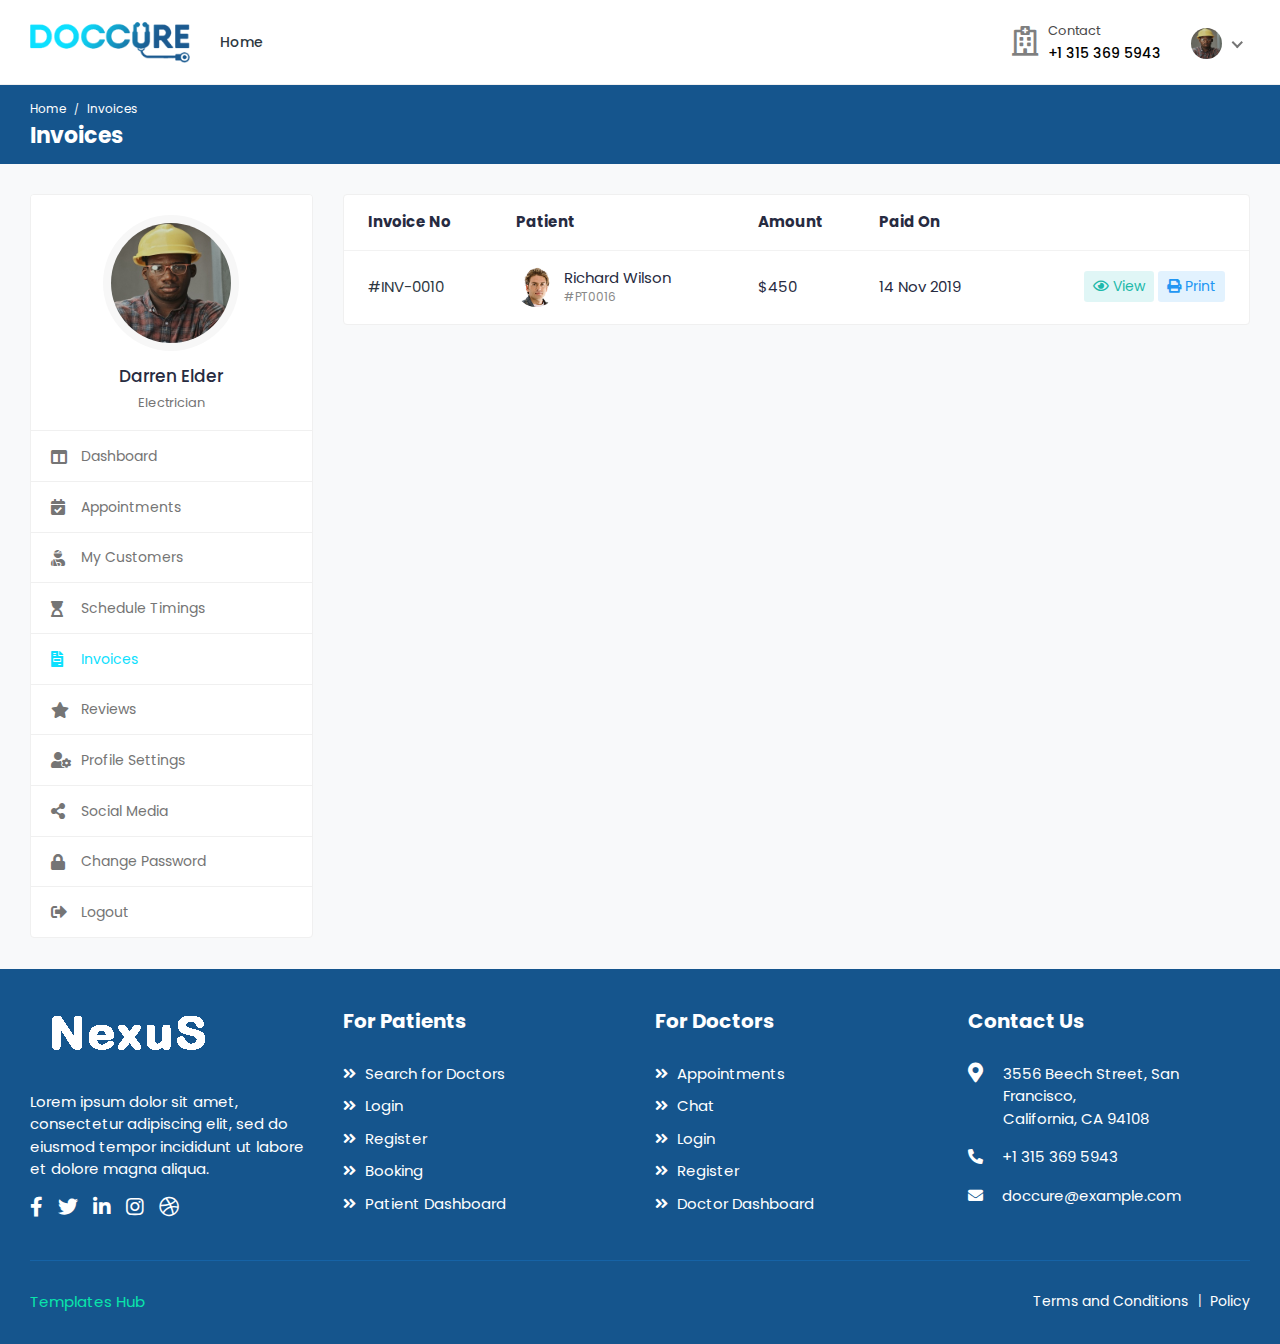
<file: invoices.html>
<!DOCTYPE html> 
<html lang="en">
	
<!-- doccure/invoices.html  30 Nov 2019 04:12:14 GMT -->
<head>
		<meta charset="utf-8">
		<title>Doccure</title>
		<meta name="viewport" content="width=device-width, initial-scale=1.0, user-scalable=0">
		
		<!-- Favicons -->
		<link href="assets/img/favicon.png" rel="icon">
		
		<!-- Bootstrap CSS -->
		<link rel="stylesheet" href="assets/css/bootstrap.min.css">
		
		<!-- Fontawesome CSS -->
		<link rel="stylesheet" href="assets/plugins/fontawesome/css/fontawesome.min.css">
		<link rel="stylesheet" href="assets/plugins/fontawesome/css/all.min.css">
		
		<!-- Main CSS -->
		<link rel="stylesheet" href="assets/css/style.css">
		
		<!-- HTML5 shim and Respond.js IE8 support of HTML5 elements and media queries -->
		<!--[if lt IE 9]>
			<script src="assets/js/html5shiv.min.js"></script>
			<script src="assets/js/respond.min.js"></script>
		<![endif]-->
	
	</head>
	<body>

		<!-- Main Wrapper -->
		<div class="main-wrapper">
		
			<!-- Header -->
			<header class="header">
				<nav class="navbar navbar-expand-lg header-nav">
					<div class="navbar-header">
						<a id="mobile_btn" href="javascript:void(0);">
							<span class="bar-icon">
								<span></span>
								<span></span>
								<span></span>
							</span>
						</a>
						<a href="index-2.html" class="navbar-brand logo">
							<img src="assets/img/logo.png" class="img-fluid" alt="Logo">
						</a>
					</div>
					<div class="main-menu-wrapper">
						<div class="menu-header">
							<a href="index-2.html" class="menu-logo">
								<img src="assets/img/logo.png" class="img-fluid" alt="Logo">
							</a>
							<a id="menu_close" class="menu-close" href="javascript:void(0);">
								<i class="fas fa-times"></i>
							</a>
						</div>
						<ul class="main-nav">
							<li>
								<a href="index-2.html">Home</a>
							</li>							<li class="login-link">
								<a href="login.html">Login / Signup</a>
							</li>
						</ul>
					</div>		 
					<ul class="nav header-navbar-rht">
						<li class="nav-item contact-item">
							<div class="header-contact-img">
								<i class="far fa-hospital"></i>							
							</div>
							<div class="header-contact-detail">
								<p class="contact-header">Contact</p>
								<p class="contact-info-header"> +1 315 369 5943</p>
							</div>
						</li>
						
						<!-- User Menu -->
						<li class="nav-item dropdown has-arrow logged-item">
							<a href="#" class="dropdown-toggle nav-link" data-toggle="dropdown">
								<span class="user-img">
									<img class="rounded-circle" src="assets/img/doctors/electrician-thumb-02.jpg" width="31" alt="Darren Elder">
								</span>
							</a>
							<div class="dropdown-menu dropdown-menu-right">
								<div class="user-header">
									<div class="avatar avatar-sm">
										<img src="assets/img/doctors/electrician-thumb-02.jpg" alt="User Image" class="avatar-img rounded-circle">
									</div>
									<div class="user-text">
										<h6>Darren Elder</h6>
										<p class="text-muted mb-0">Electrician</p>
									</div>
								</div>
								<a class="dropdown-item" href="doctor-dashboard.html">Dashboard</a>
								<a class="dropdown-item" href="doctor-profile-settings.html">Profile Settings</a>
								<a class="dropdown-item" href="login.html">Logout</a>
							</div>
						</li>
						<!-- /User Menu -->
						
					</ul>
				</nav>
			</header>
			<!-- /Header -->
			
			<!-- Breadcrumb -->
			<div class="breadcrumb-bar">
				<div class="container-fluid">
					<div class="row align-items-center">
						<div class="col-md-12 col-12">
							<nav aria-label="breadcrumb" class="page-breadcrumb">
								<ol class="breadcrumb">
									<li class="breadcrumb-item"><a href="index-2.html">Home</a></li>
									<li class="breadcrumb-item active" aria-current="page">Invoices</li>
								</ol>
							</nav>
							<h2 class="breadcrumb-title">Invoices</h2>
						</div>
					</div>
				</div>
			</div>
			<!-- /Breadcrumb -->
			
			<!-- Page Content -->
			<div class="content">
				<div class="container-fluid">

					<div class="row">
						<div class="col-md-5 col-lg-4 col-xl-3 theiaStickySidebar">
						
							<!-- Profile Sidebar -->
							<div class="profile-sidebar">
								<div class="widget-profile pro-widget-content">
									<div class="profile-info-widget">
										<a href="#" class="booking-doc-img">
											<img src="assets/img/doctors/electrician-thumb-02.jpg" alt="User Image">
										</a>
										<div class="profile-det-info">
											<h3>Darren Elder</h3>
											
											<div class="patient-details">
												<h5 class="mb-0">Electrician</h5>
											</div>
										</div>
									</div>
								</div>
								<div class="dashboard-widget">
									<nav class="dashboard-menu">
										<ul>
											<li>
												<a href="doctor-dashboard.html">
													<i class="fas fa-columns"></i>
													<span>Dashboard</span>
												</a>
											</li>
											<li>
												<a href="appointments.html">
													<i class="fas fa-calendar-check"></i>
													<span>Appointments</span>
												</a>
											</li>
											<li>
												<a href="my-patients.html">
													<i class="fas fa-user-injured"></i>
													<span>My Customers</span>
												</a>
											</li>
											<li>
												<a href="schedule-timings.html">
													<i class="fas fa-hourglass-start"></i>
													<span>Schedule Timings</span>
												</a>
											</li>
											<li class="active">
												<a href="invoices.html">
													<i class="fas fa-file-invoice"></i>
													<span>Invoices</span>
												</a>
											</li>
											<li>
												<a href="reviews.html">
													<i class="fas fa-star"></i>
													<span>Reviews</span>
												</a>
											</li>
											
											<li>
												<a href="doctor-profile-settings.html">
													<i class="fas fa-user-cog"></i>
													<span>Profile Settings</span>
												</a>
											</li>
											<li>
												<a href="social-media.html">
													<i class="fas fa-share-alt"></i>
													<span>Social Media</span>
												</a>
											</li>
											<li>
												<a href="doctor-change-password.html">
													<i class="fas fa-lock"></i>
													<span>Change Password</span>
												</a>
											</li>
											<li>
												<a href="index.html">
													<i class="fas fa-sign-out-alt"></i>
													<span>Logout</span>
												</a>
											</li>
										</ul>
									</nav>
								</div>
							</div>
							<!-- /Profile Sidebar -->
							
						</div>
						<div class="col-md-7 col-lg-8 col-xl-9">
							<div class="card card-table">
								<div class="card-body">
								
									<!-- Invoice Table -->
									<div class="table-responsive">
										<table class="table table-hover table-center mb-0">
											<thead>
												<tr>
													<th>Invoice No</th>
													<th>Patient</th>
													<th>Amount</th>
													<th>Paid On</th>
													<th></th>
												</tr>
											</thead>
											<tbody>
												<tr>
													<td>
														<a href="invoice-view.html">#INV-0010</a>
													</td>
													<td>
														<h2 class="table-avatar">
															<a href="patient-profile.html" class="avatar avatar-sm mr-2">
																<img class="avatar-img rounded-circle" src="assets/img/patients/patient.jpg" alt="User Image">
															</a>
															<a href="patient-profile.html">Richard Wilson <span>#PT0016</span></a>
														</h2>
													</td>
													<td>$450</td>
													<td>14 Nov 2019</td>
													<td class="text-right">
														<div class="table-action">
															<a href="invoice-view.html" class="btn btn-sm bg-info-light">
																<i class="far fa-eye"></i> View
															</a>
															<a href="javascript:void(0);" class="btn btn-sm bg-primary-light">
																<i class="fas fa-print"></i> Print
															</a>
														</div>
													</td>
												</tr>
												
											</tbody>
										</table>
									</div>
									<!-- /Invoice Table -->
									
								</div>
							</div>
						</div>
					</div>

				</div>

			</div>		
			<!-- /Page Content -->
   
			<!-- Footer -->
			<footer class="footer">
				
				<!-- Footer Top -->
				<div class="footer-top">
					<div class="container-fluid">
						<div class="row">
							<div class="col-lg-3 col-md-6">
							
								<!-- Footer Widget -->
								<div class="footer-widget footer-about">
									<div class="footer-logo">
										<img src="assets/img/footer-logo.png" alt="logo">
									</div>
									<div class="footer-about-content">
										<p>Lorem ipsum dolor sit amet, consectetur adipiscing elit, sed do eiusmod tempor incididunt ut labore et dolore magna aliqua. </p>
										<div class="social-icon">
											<ul>
												<li>
													<a href="#" target="_blank"><i class="fab fa-facebook-f"></i> </a>
												</li>
												<li>
													<a href="#" target="_blank"><i class="fab fa-twitter"></i> </a>
												</li>
												<li>
													<a href="#" target="_blank"><i class="fab fa-linkedin-in"></i></a>
												</li>
												<li>
													<a href="#" target="_blank"><i class="fab fa-instagram"></i></a>
												</li>
												<li>
													<a href="#" target="_blank"><i class="fab fa-dribbble"></i> </a>
												</li>
											</ul>
										</div>
									</div>
								</div>
								<!-- /Footer Widget -->
								
							</div>
							
							<div class="col-lg-3 col-md-6">
							
								<!-- Footer Widget -->
								<div class="footer-widget footer-menu">
									<h2 class="footer-title">For Patients</h2>
									<ul>
										<li><a href="search.html"><i class="fas fa-angle-double-right"></i> Search for Doctors</a></li>
										<li><a href="login.html"><i class="fas fa-angle-double-right"></i> Login</a></li>
										<li><a href="register.html"><i class="fas fa-angle-double-right"></i> Register</a></li>
										<li><a href="booking.html"><i class="fas fa-angle-double-right"></i> Booking</a></li>
										<li><a href="patient-dashboard.html"><i class="fas fa-angle-double-right"></i> Patient Dashboard</a></li>
									</ul>
								</div>
								<!-- /Footer Widget -->
								
							</div>
							
							<div class="col-lg-3 col-md-6">
							
								<!-- Footer Widget -->
								<div class="footer-widget footer-menu">
									<h2 class="footer-title">For Doctors</h2>
									<ul>
										<li><a href="appointments.html"><i class="fas fa-angle-double-right"></i> Appointments</a></li>
										<li><a href="chat.html"><i class="fas fa-angle-double-right"></i> Chat</a></li>
										<li><a href="login.html"><i class="fas fa-angle-double-right"></i> Login</a></li>
										<li><a href="doctor-register.html"><i class="fas fa-angle-double-right"></i> Register</a></li>
										<li><a href="doctor-dashboard.html"><i class="fas fa-angle-double-right"></i> Doctor Dashboard</a></li>
									</ul>
								</div>
								<!-- /Footer Widget -->
								
							</div>
							
							<div class="col-lg-3 col-md-6">
							
								<!-- Footer Widget -->
								<div class="footer-widget footer-contact">
									<h2 class="footer-title">Contact Us</h2>
									<div class="footer-contact-info">
										<div class="footer-address">
											<span><i class="fas fa-map-marker-alt"></i></span>
											<p> 3556  Beech Street, San Francisco,<br> California, CA 94108 </p>
										</div>
										<p>
											<i class="fas fa-phone-alt"></i>
											+1 315 369 5943
										</p>
										<p class="mb-0">
											<i class="fas fa-envelope"></i>
											doccure@example.com
										</p>
									</div>
								</div>
								<!-- /Footer Widget -->
								
							</div>
							
						</div>
					</div>
				</div>
				<!-- /Footer Top -->
				
				<!-- Footer Bottom -->
                <div class="footer-bottom">
					<div class="container-fluid">
					
						<!-- Copyright -->
						<div class="copyright">
							<div class="row">
								<div class="col-md-6 col-lg-6">
									<div class="copyright-text">
										<p class="mb-0"><a href="templateshub.net">Templates Hub</a></p>
									</div>
								</div>
								<div class="col-md-6 col-lg-6">
								
									<!-- Copyright Menu -->
									<div class="copyright-menu">
										<ul class="policy-menu">
											<li><a href="term-condition.html">Terms and Conditions</a></li>
											<li><a href="privacy-policy.html">Policy</a></li>
										</ul>
									</div>
									<!-- /Copyright Menu -->
									
								</div>
							</div>
						</div>
						<!-- /Copyright -->
						
					</div>
				</div>
				<!-- /Footer Bottom -->
				
			</footer>
			<!-- /Footer -->
		   
		</div>
		<!-- /Main Wrapper -->
	  
		<!-- jQuery -->
		<script src="assets/js/jquery.min.js"></script>
		
		<!-- Bootstrap Core JS -->
		<script src="assets/js/popper.min.js"></script>
		<script src="assets/js/bootstrap.min.js"></script>
		
		<!-- Sticky Sidebar JS -->
        <script src="assets/plugins/theia-sticky-sidebar/ResizeSensor.js"></script>
        <script src="assets/plugins/theia-sticky-sidebar/theia-sticky-sidebar.js"></script>
		
		<!-- Custom JS -->
		<script src="assets/js/script.js"></script>
		
	</body>

<!-- doccure/invoices.html  30 Nov 2019 04:12:14 GMT -->
</html>
</file>
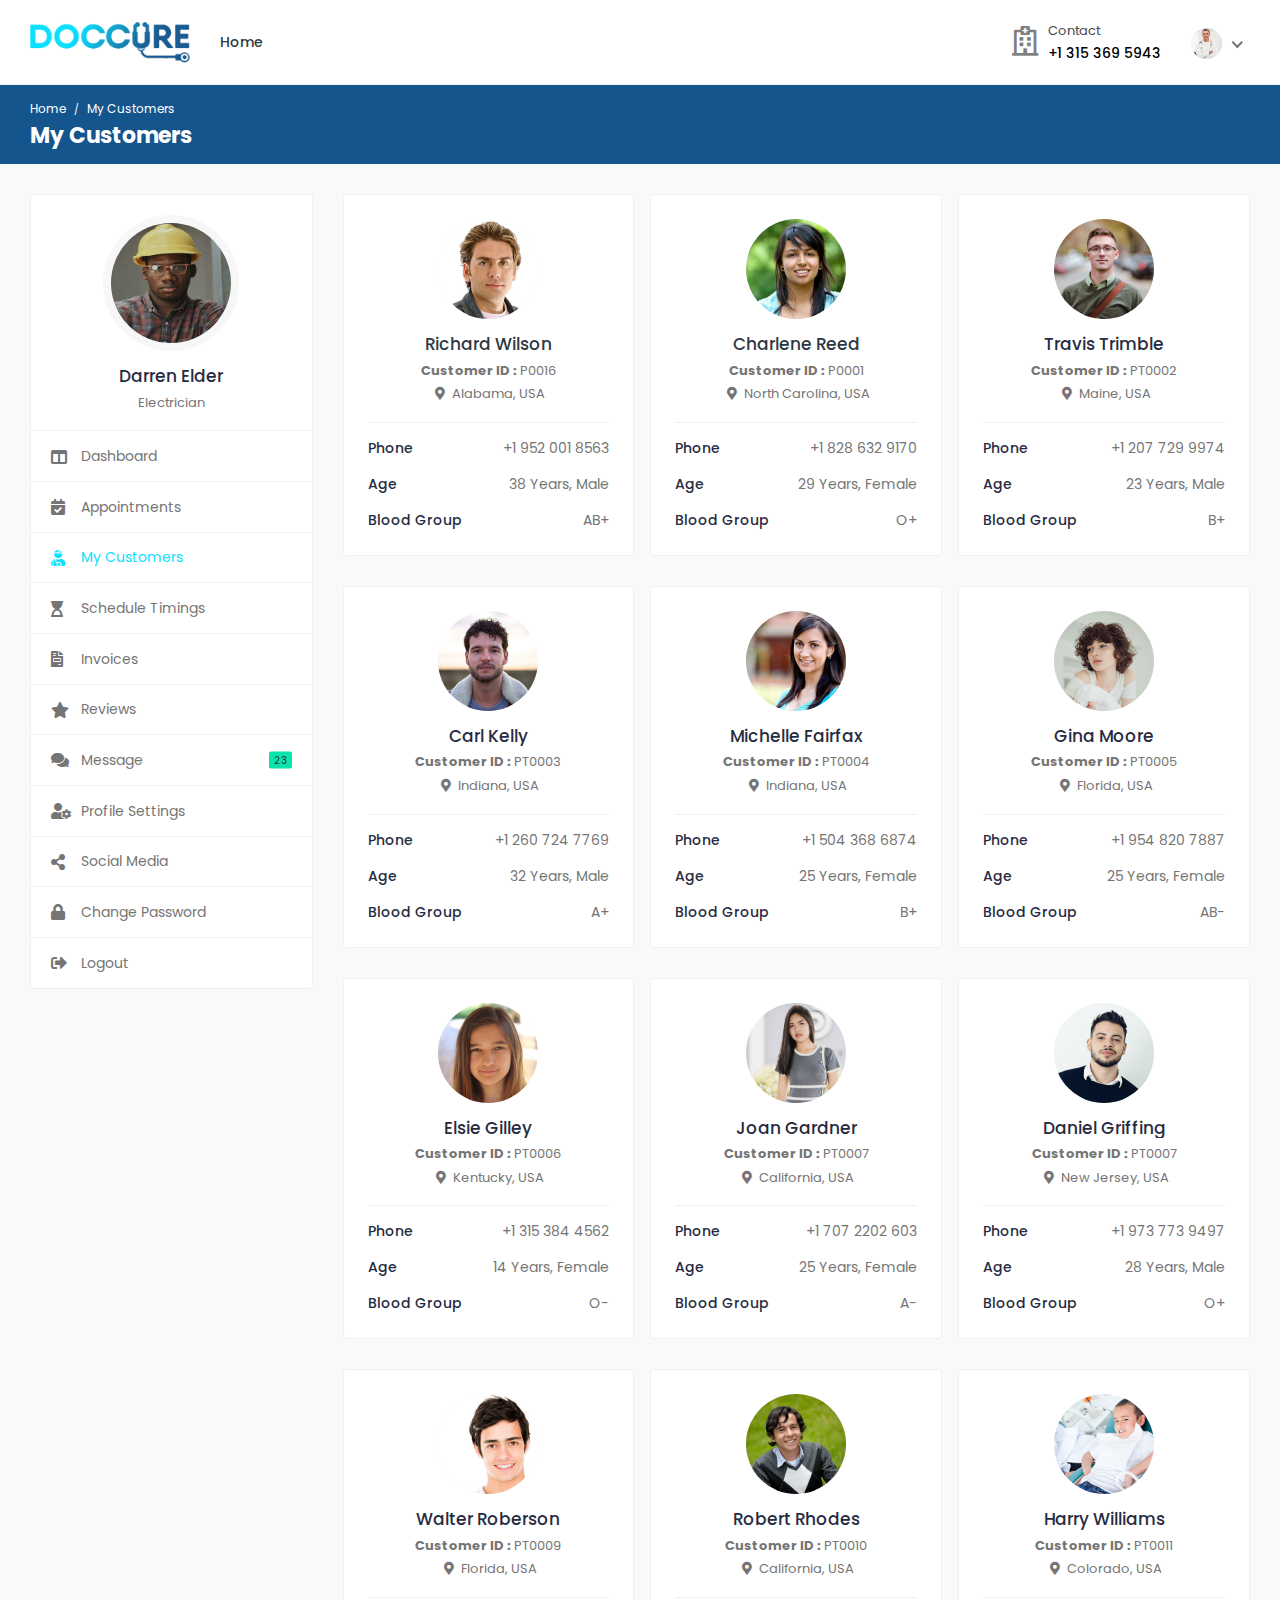
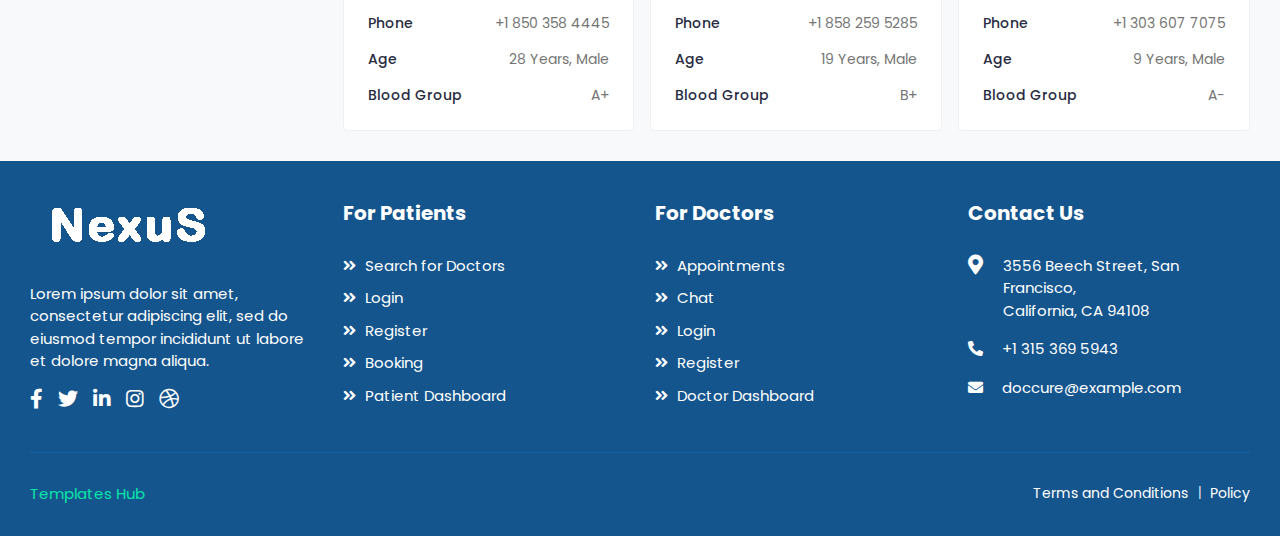
<file: my-patients.html>
<!DOCTYPE html> 
<html lang="en">
	
<!-- doccure/my-patients.html  30 Nov 2019 04:12:09 GMT -->
<head>
		<meta charset="utf-8">
		<title>Doccure</title>
		<meta name="viewport" content="width=device-width, initial-scale=1.0, user-scalable=0">
		
		<!-- Favicons -->
		<link href="assets/img/favicon.png" rel="icon">
		
		<!-- Bootstrap CSS -->
		<link rel="stylesheet" href="assets/css/bootstrap.min.css">
		
		<!-- Fontawesome CSS -->
		<link rel="stylesheet" href="assets/plugins/fontawesome/css/fontawesome.min.css">
		<link rel="stylesheet" href="assets/plugins/fontawesome/css/all.min.css">
		
		<!-- Main CSS -->
		<link rel="stylesheet" href="assets/css/style.css">
		
		<!-- HTML5 shim and Respond.js IE8 support of HTML5 elements and media queries -->
		<!--[if lt IE 9]>
			<script src="assets/js/html5shiv.min.js"></script>
			<script src="assets/js/respond.min.js"></script>
		<![endif]-->
	
	</head>
	<body>

		<!-- Main Wrapper -->
		<div class="main-wrapper">
		
			<!-- Header -->
			<header class="header">
				<nav class="navbar navbar-expand-lg header-nav">
					<div class="navbar-header">
						<a id="mobile_btn" href="javascript:void(0);">
							<span class="bar-icon">
								<span></span>
								<span></span>
								<span></span>
							</span>
						</a>
						<a href="index-2.html" class="navbar-brand logo">
							<img src="assets/img/logo.png" class="img-fluid" alt="Logo">
						</a>
					</div>
					<div class="main-menu-wrapper">
						<div class="menu-header">
							<a href="index-2.html" class="menu-logo">
								<img src="assets/img/logo.png" class="img-fluid" alt="Logo">
							</a>
							<a id="menu_close" class="menu-close" href="javascript:void(0);">
								<i class="fas fa-times"></i>
							</a>
						</div>
						<ul class="main-nav">
							<li>
								<a href="index-2.html">Home</a>
							</li>
							
							<li class="login-link">
								<a href="login.html">Login / Signup</a>
							</li>
						</ul>
					</div>		 
					<ul class="nav header-navbar-rht">
						<li class="nav-item contact-item">
							<div class="header-contact-img">
								<i class="far fa-hospital"></i>							
							</div>
							<div class="header-contact-detail">
								<p class="contact-header">Contact</p>
								<p class="contact-info-header"> +1 315 369 5943</p>
							</div>
						</li>
						
						<!-- User Menu -->
						<li class="nav-item dropdown has-arrow logged-item">
							<a href="#" class="dropdown-toggle nav-link" data-toggle="dropdown">
								<span class="user-img">
									<img class="rounded-circle" src="assets/img/doctors/doctor-thumb-02.jpg" width="31" alt="Darren Elder">
								</span>
							</a>
							<div class="dropdown-menu dropdown-menu-right">
								<div class="user-header">
									<div class="avatar avatar-sm">
										<img src="assets/img/doctors/doctor-thumb-02.jpg" alt="User Image" class="avatar-img rounded-circle">
									</div>
									<div class="user-text">
										<h6>Darren Elder</h6>
										<p class="text-muted mb-0">Electrician</p>
									</div>
								</div>
								<a class="dropdown-item" href="doctor-dashboard.html">Dashboard</a>
								<a class="dropdown-item" href="doctor-profile-settings.html">Profile Settings</a>
								<a class="dropdown-item" href="login.html">Logout</a>
							</div>
						</li>
						<!-- /User Menu -->
						
					</ul>
				</nav>
			</header>
			<!-- /Header -->
			
			<!-- Breadcrumb -->
			<div class="breadcrumb-bar">
				<div class="container-fluid">
					<div class="row align-items-center">
						<div class="col-md-12 col-12">
							<nav aria-label="breadcrumb" class="page-breadcrumb">
								<ol class="breadcrumb">
									<li class="breadcrumb-item"><a href="index-2.html">Home</a></li>
									<li class="breadcrumb-item active" aria-current="page">My Customers</li>
								</ol>
							</nav>
							<h2 class="breadcrumb-title">My Customers</h2>
						</div>
					</div>
				</div>
			</div>
			<!-- /Breadcrumb -->
			
			<!-- Page Content -->
			<div class="content">
				<div class="container-fluid">

					<div class="row">
						<div class="col-md-5 col-lg-4 col-xl-3 theiaStickySidebar">
						
							<!-- Profile Sidebar -->
							<div class="profile-sidebar">
								<div class="widget-profile pro-widget-content">
									<div class="profile-info-widget">
										<a href="#" class="booking-doc-img">
											<img src="assets/img/doctors/electrician-thumb-02.jpg" alt="User Image">
										</a>
										<div class="profile-det-info">
											<h3>Darren Elder</h3>
											
											<div class="patient-details">
												<h5 class="mb-0">Electrician</h5>
											</div>
										</div>
									</div>
								</div>
								<div class="dashboard-widget">
									<nav class="dashboard-menu">
										<ul>
											<li>
												<a href="doctor-dashboard.html">
													<i class="fas fa-columns"></i>
													<span>Dashboard</span>
												</a>
											</li>
											<li>
												<a href="appointments.html">
													<i class="fas fa-calendar-check"></i>
													<span>Appointments</span>
												</a>
											</li>
											<li class="active">
												<a href="my-patients.html">
													<i class="fas fa-user-injured"></i>
													<span>My Customers</span>
												</a>
											</li>
											<li>
												<a href="schedule-timings.html">
													<i class="fas fa-hourglass-start"></i>
													<span>Schedule Timings</span>
												</a>
											</li>
											<li>
												<a href="invoices.html">
													<i class="fas fa-file-invoice"></i>
													<span>Invoices</span>
												</a>
											</li>
											<li>
												<a href="reviews.html">
													<i class="fas fa-star"></i>
													<span>Reviews</span>
												</a>
											</li>
											<li>
												<a href="chat-doctor.html">
													<i class="fas fa-comments"></i>
													<span>Message</span>
													<small class="unread-msg">23</small>
												</a>
											</li>
											<li>
												<a href="doctor-profile-settings.html">
													<i class="fas fa-user-cog"></i>
													<span>Profile Settings</span>
												</a>
											</li>
											<li>
												<a href="social-media.html">
													<i class="fas fa-share-alt"></i>
													<span>Social Media</span>
												</a>
											</li>
											<li>
												<a href="doctor-change-password.html">
													<i class="fas fa-lock"></i>
													<span>Change Password</span>
												</a>
											</li>
											<li>
												<a href="index.html">
													<i class="fas fa-sign-out-alt"></i>
													<span>Logout</span>
												</a>
											</li>
										</ul>
									</nav>
								</div>
							</div>
							<!-- /Profile Sidebar -->
							
						</div>
						<div class="col-md-7 col-lg-8 col-xl-9">
						
							<div class="row row-grid">
								<div class="col-md-6 col-lg-4 col-xl-3">
									<div class="card widget-profile pat-widget-profile">
										<div class="card-body">
											<div class="pro-widget-content">
												<div class="profile-info-widget">
													<a href="patient-profile.html" class="booking-doc-img">
														<img src="assets/img/patients/patient.jpg" alt="User Image">
													</a>
													<div class="profile-det-info">
														<h3><a href="patient-profile.html">Richard Wilson</a></h3>
														
														<div class="patient-details">
															<h5><b>Customer ID :</b> P0016</h5>
															<h5 class="mb-0"><i class="fas fa-map-marker-alt"></i> Alabama, USA</h5>
														</div>
													</div>
												</div>
											</div>
											<div class="patient-info">
												<ul>
													<li>Phone <span>+1 952 001 8563</span></li>
													<li>Age <span>38 Years, Male</span></li>
													<li>Blood Group <span>AB+</span></li>
												</ul>
											</div>
										</div>
									</div>
								</div>
								
								<div class="col-md-6 col-lg-4 col-xl-3">
									<div class="card widget-profile pat-widget-profile">
										<div class="card-body">
											<div class="pro-widget-content">
												<div class="profile-info-widget">
													<a href="patient-profile.html" class="booking-doc-img">
														<img src="assets/img/patients/patient1.jpg" alt="User Image">
													</a>
													<div class="profile-det-info">
														<h3><a href="patient-profile.html">Charlene Reed</a></h3>
														
														<div class="patient-details">
															<h5><b>Customer ID :</b> P0001</h5>
															<h5 class="mb-0"><i class="fas fa-map-marker-alt"></i> North Carolina, USA</h5>
														</div>
													</div>
												</div>
											</div>
											<div class="patient-info">
												<ul>
													<li>Phone <span>+1 828 632 9170</span></li>
													<li>Age <span>29 Years, Female</span></li>
													<li>Blood Group <span>O+</span></li>
												</ul>
											</div>
										</div>
									</div>
								</div>
								
								<div class="col-md-6 col-lg-4 col-xl-3">
									<div class="card widget-profile pat-widget-profile">
										<div class="card-body">
											<div class="pro-widget-content">
												<div class="profile-info-widget">
													<a href="#" class="booking-doc-img">
														<img src="assets/img/patients/patient2.jpg" alt="User Image">
													</a>
													<div class="profile-det-info">
														<h3>Travis Trimble </h3>
														<div class="patient-details">
															<h5><b>Customer ID :</b> PT0002</h5>
															<h5 class="mb-0"><i class="fas fa-map-marker-alt"></i> Maine, USA</h5>
														</div>
													</div>
												</div>
											</div>
											<div class="patient-info">
												<ul>
													<li>Phone <span>+1 207 729 9974</span></li>
													<li>Age <span>23 Years, Male</span></li>
													<li>Blood Group <span>B+</span></li>
												</ul>
											</div>
										</div>
									</div>
								</div>
								
								<div class="col-md-6 col-lg-4 col-xl-3">
									<div class="card widget-profile pat-widget-profile">
										<div class="card-body">
											<div class="pro-widget-content">
												<div class="profile-info-widget">
													<a href="#" class="booking-doc-img">
														<img src="assets/img/patients/patient3.jpg" alt="User Image">
													</a>
													<div class="profile-det-info">
														<h3>Carl Kelly</h3>
														<div class="patient-details">
															<h5><b>Customer ID :</b> PT0003</h5>
															<h5 class="mb-0"><i class="fas fa-map-marker-alt"></i> Indiana, USA</h5>
														</div>
													</div>
												</div>
											</div>
											<div class="patient-info">
												<ul>
													<li>Phone <span>+1 260 724 7769</span></li>
													<li>Age <span>32 Years, Male</span></li>
													<li>Blood Group <span>A+</span></li>
												</ul>
											</div>
										</div>
									</div>
								</div>
								
								<div class="col-md-6 col-lg-4 col-xl-3">
									<div class="card widget-profile pat-widget-profile">
										<div class="card-body">
											<div class="pro-widget-content">
												<div class="profile-info-widget">
													<a href="#" class="booking-doc-img">
														<img src="assets/img/patients/patient4.jpg" alt="User Image">
													</a>
													<div class="profile-det-info">
														<h3>Michelle Fairfax</h3>
														<div class="patient-details">
															<h5><b>Customer ID :</b> PT0004</h5>
															<h5 class="mb-0"><i class="fas fa-map-marker-alt"></i> Indiana, USA</h5>
														</div>
													</div>
												</div>
											</div>
											<div class="patient-info">
												<ul>
													<li>Phone <span>+1 504 368 6874</span></li>
													<li>Age <span>25 Years, Female</span></li>
													<li>Blood Group <span>B+</span></li>
												</ul>
											</div>
										</div>
									</div>
								</div>
								
								<div class="col-md-6 col-lg-4 col-xl-3">
									<div class="card widget-profile pat-widget-profile">
										<div class="card-body">
											<div class="pro-widget-content">
												<div class="profile-info-widget">
													<a href="#" class="booking-doc-img">
														<img src="assets/img/patients/patient5.jpg" alt="User Image">
													</a>
													<div class="profile-det-info">
														<h3>Gina Moore</h3>
														<div class="patient-details">
															<h5><b>Customer ID :</b> PT0005</h5>
															<h5 class="mb-0"><i class="fas fa-map-marker-alt"></i> Florida, USA</h5>
														</div>
													</div>
												</div>
											</div>
											<div class="patient-info">
												<ul>
													<li>Phone <span>+1 954 820 7887</span></li>
													<li>Age <span>25 Years, Female</span></li>
													<li>Blood Group <span>AB-</span></li>
												</ul>
											</div>
										</div>
									</div>
								</div>
								
								<div class="col-md-6 col-lg-4 col-xl-3">
									<div class="card widget-profile pat-widget-profile">
										<div class="card-body">
											<div class="pro-widget-content">
												<div class="profile-info-widget">
													<a href="#" class="booking-doc-img">
														<img src="assets/img/patients/patient6.jpg" alt="User Image">
													</a>
													<div class="profile-det-info">
														<h3>Elsie Gilley</h3>
														<div class="patient-details">
															<h5><b>Customer ID :</b> PT0006</h5>
															<h5 class="mb-0"><i class="fas fa-map-marker-alt"></i> Kentucky, USA</h5>
														</div>
													</div>
												</div>
											</div>
											<div class="patient-info">
												<ul>
													<li>Phone <span>+1 315 384 4562</span></li>
													<li>Age <span>14 Years, Female</span></li>
													<li>Blood Group <span>O-</span></li>
												</ul>
											</div>
										</div>
									</div>
								</div>
								
								<div class="col-md-6 col-lg-4 col-xl-3">
									<div class="card widget-profile pat-widget-profile">
										<div class="card-body">
											<div class="pro-widget-content">
												<div class="profile-info-widget">
													<a href="#" class="booking-doc-img">
														<img src="assets/img/patients/patient7.jpg" alt="User Image">
													</a>
													<div class="profile-det-info">
														<h3>Joan Gardner</h3>
														<div class="patient-details">
															<h5><b>Customer ID :</b> PT0007</h5>
															<h5 class="mb-0"><i class="fas fa-map-marker-alt"></i> California, USA</h5>
														</div>
													</div>
												</div>
											</div>
											<div class="patient-info">
												<ul>
													<li>Phone <span>+1 707 2202 603</span></li>
													<li>Age <span>25 Years, Female</span></li>
													<li>Blood Group <span>A-</span></li>
												</ul>
											</div>
										</div>
									</div>
								</div>
								
								<div class="col-md-6 col-lg-4 col-xl-3">
									<div class="card widget-profile pat-widget-profile">
										<div class="card-body">
											<div class="pro-widget-content">
												<div class="profile-info-widget">
													<a href="#" class="booking-doc-img">
														<img src="assets/img/patients/patient8.jpg" alt="User Image">
													</a>
													<div class="profile-det-info">
														<h3>Daniel Griffing</h3>
														<div class="patient-details">
															<h5><b>Customer ID :</b> PT0007</h5>
															<h5 class="mb-0"><i class="fas fa-map-marker-alt"></i> New Jersey, USA</h5>
														</div>
													</div>
												</div>
											</div>
											<div class="patient-info">
												<ul>
													<li>Phone <span>+1 973 773 9497</span></li>
													<li>Age <span>28 Years, Male</span></li>
													<li>Blood Group <span>O+</span></li>
												</ul>
											</div>
										</div>
									</div>
								</div>
								
								<div class="col-md-6 col-lg-4 col-xl-3">
									<div class="card widget-profile pat-widget-profile">
										<div class="card-body">
											<div class="pro-widget-content">
												<div class="profile-info-widget">
													<a href="#" class="booking-doc-img">
														<img src="assets/img/patients/patient9.jpg" alt="User Image">
													</a>
													<div class="profile-det-info">
														<h3>Walter Roberson</h3>
														<div class="patient-details">
															<h5><b>Customer ID :</b> PT0009</h5>
															<h5 class="mb-0"><i class="fas fa-map-marker-alt"></i> Florida, USA</h5>
														</div>
													</div>
												</div>
											</div>
											<div class="patient-info">
												<ul>
													<li>Phone <span>+1 850 358 4445</span></li>
													<li>Age <span>28 Years, Male</span></li>
													<li>Blood Group <span>A+</span></li>
												</ul>
											</div>
										</div>
									</div>
								</div>
								
								<div class="col-md-6 col-lg-4 col-xl-3">
									<div class="card widget-profile pat-widget-profile">
										<div class="card-body">
											<div class="pro-widget-content">
												<div class="profile-info-widget">
													<a href="#" class="booking-doc-img">
														<img src="assets/img/patients/patient10.jpg" alt="User Image">
													</a>
													<div class="profile-det-info">
														<h3>Robert Rhodes</h3>
														<div class="patient-details">
															<h5><b>Customer ID :</b> PT0010</h5>
															<h5 class="mb-0"><i class="fas fa-map-marker-alt"></i> California, USA</h5>
														</div>
													</div>
												</div>
											</div>
											<div class="patient-info">
												<ul>
													<li>Phone <span>+1 858 259 5285</span></li>
													<li>Age <span>19 Years, Male</span></li>
													<li>Blood Group <span>B+</span></li>
												</ul>
											</div>
										</div>
									</div>
								</div>
								
								<div class="col-md-6 col-lg-4 col-xl-3">
									<div class="card widget-profile pat-widget-profile">
										<div class="card-body">
											<div class="pro-widget-content">
												<div class="profile-info-widget">
													<a href="#" class="booking-doc-img">
														<img src="assets/img/patients/patient11.jpg" alt="User Image">
													</a>
													<div class="profile-det-info">
														<h3>Harry Williams</h3>
														<div class="patient-details">
															<h5><b>Customer ID :</b> PT0011</h5>
															<h5 class="mb-0"><i class="fas fa-map-marker-alt"></i> Colorado, USA</h5>
														</div>
													</div>
												</div>
											</div>
											<div class="patient-info">
												<ul>
													<li>Phone <span>+1 303 607 7075</span></li>
													<li>Age <span>9 Years, Male</span></li>
													<li>Blood Group <span>A-</span></li>
												</ul>
											</div>
										</div>
									</div>
								</div>
								
							</div>

						</div>
					</div>

				</div>

			</div>		
			<!-- /Page Content -->
   
			<!-- Footer -->
			<footer class="footer">
				
				<!-- Footer Top -->
				<div class="footer-top">
					<div class="container-fluid">
						<div class="row">
							<div class="col-lg-3 col-md-6">
							
								<!-- Footer Widget -->
								<div class="footer-widget footer-about">
									<div class="footer-logo">
										<img src="assets/img/footer-logo.png" alt="logo">
									</div>
									<div class="footer-about-content">
										<p>Lorem ipsum dolor sit amet, consectetur adipiscing elit, sed do eiusmod tempor incididunt ut labore et dolore magna aliqua. </p>
										<div class="social-icon">
											<ul>
												<li>
													<a href="#" target="_blank"><i class="fab fa-facebook-f"></i> </a>
												</li>
												<li>
													<a href="#" target="_blank"><i class="fab fa-twitter"></i> </a>
												</li>
												<li>
													<a href="#" target="_blank"><i class="fab fa-linkedin-in"></i></a>
												</li>
												<li>
													<a href="#" target="_blank"><i class="fab fa-instagram"></i></a>
												</li>
												<li>
													<a href="#" target="_blank"><i class="fab fa-dribbble"></i> </a>
												</li>
											</ul>
										</div>
									</div>
								</div>
								<!-- /Footer Widget -->
								
							</div>
							
							<div class="col-lg-3 col-md-6">
							
								<!-- Footer Widget -->
								<div class="footer-widget footer-menu">
									<h2 class="footer-title">For Patients</h2>
									<ul>
										<li><a href="search.html"><i class="fas fa-angle-double-right"></i> Search for Doctors</a></li>
										<li><a href="login.html"><i class="fas fa-angle-double-right"></i> Login</a></li>
										<li><a href="register.html"><i class="fas fa-angle-double-right"></i> Register</a></li>
										<li><a href="booking.html"><i class="fas fa-angle-double-right"></i> Booking</a></li>
										<li><a href="patient-dashboard.html"><i class="fas fa-angle-double-right"></i> Patient Dashboard</a></li>
									</ul>
								</div>
								<!-- /Footer Widget -->
								
							</div>
							
							<div class="col-lg-3 col-md-6">
							
								<!-- Footer Widget -->
								<div class="footer-widget footer-menu">
									<h2 class="footer-title">For Doctors</h2>
									<ul>
										<li><a href="appointments.html"><i class="fas fa-angle-double-right"></i> Appointments</a></li>
										<li><a href="chat.html"><i class="fas fa-angle-double-right"></i> Chat</a></li>
										<li><a href="login.html"><i class="fas fa-angle-double-right"></i> Login</a></li>
										<li><a href="doctor-register.html"><i class="fas fa-angle-double-right"></i> Register</a></li>
										<li><a href="doctor-dashboard.html"><i class="fas fa-angle-double-right"></i> Doctor Dashboard</a></li>
									</ul>
								</div>
								<!-- /Footer Widget -->
								
							</div>
							
							<div class="col-lg-3 col-md-6">
							
								<!-- Footer Widget -->
								<div class="footer-widget footer-contact">
									<h2 class="footer-title">Contact Us</h2>
									<div class="footer-contact-info">
										<div class="footer-address">
											<span><i class="fas fa-map-marker-alt"></i></span>
											<p> 3556  Beech Street, San Francisco,<br> California, CA 94108 </p>
										</div>
										<p>
											<i class="fas fa-phone-alt"></i>
											+1 315 369 5943
										</p>
										<p class="mb-0">
											<i class="fas fa-envelope"></i>
											doccure@example.com
										</p>
									</div>
								</div>
								<!-- /Footer Widget -->
								
							</div>
							
						</div>
					</div>
				</div>
				<!-- /Footer Top -->
				
				<!-- Footer Bottom -->
                <div class="footer-bottom">
					<div class="container-fluid">
					
						<!-- Copyright -->
						<div class="copyright">
							<div class="row">
								<div class="col-md-6 col-lg-6">
									<div class="copyright-text">
										<p class="mb-0"><a href="templateshub.net">Templates Hub</a></p>
									</div>
								</div>
								<div class="col-md-6 col-lg-6">
								
									<!-- Copyright Menu -->
									<div class="copyright-menu">
										<ul class="policy-menu">
											<li><a href="term-condition.html">Terms and Conditions</a></li>
											<li><a href="privacy-policy.html">Policy</a></li>
										</ul>
									</div>
									<!-- /Copyright Menu -->
									
								</div>
							</div>
						</div>
						<!-- /Copyright -->
						
					</div>
				</div>
				<!-- /Footer Bottom -->
				
			</footer>
			<!-- /Footer -->
		   
		</div>
		<!-- /Main Wrapper -->
	  
		<!-- jQuery -->
		<script src="assets/js/jquery.min.js"></script>
		
		<!-- Bootstrap Core JS -->
		<script src="assets/js/popper.min.js"></script>
		<script src="assets/js/bootstrap.min.js"></script>
		
		<!-- Sticky Sidebar JS -->
        <script src="assets/plugins/theia-sticky-sidebar/ResizeSensor.js"></script>
        <script src="assets/plugins/theia-sticky-sidebar/theia-sticky-sidebar.js"></script>
		
		<!-- Custom JS -->
		<script src="assets/js/script.js"></script>
		
	</body>

<!-- doccure/my-patients.html  30 Nov 2019 04:12:09 GMT -->
</html>
</file>
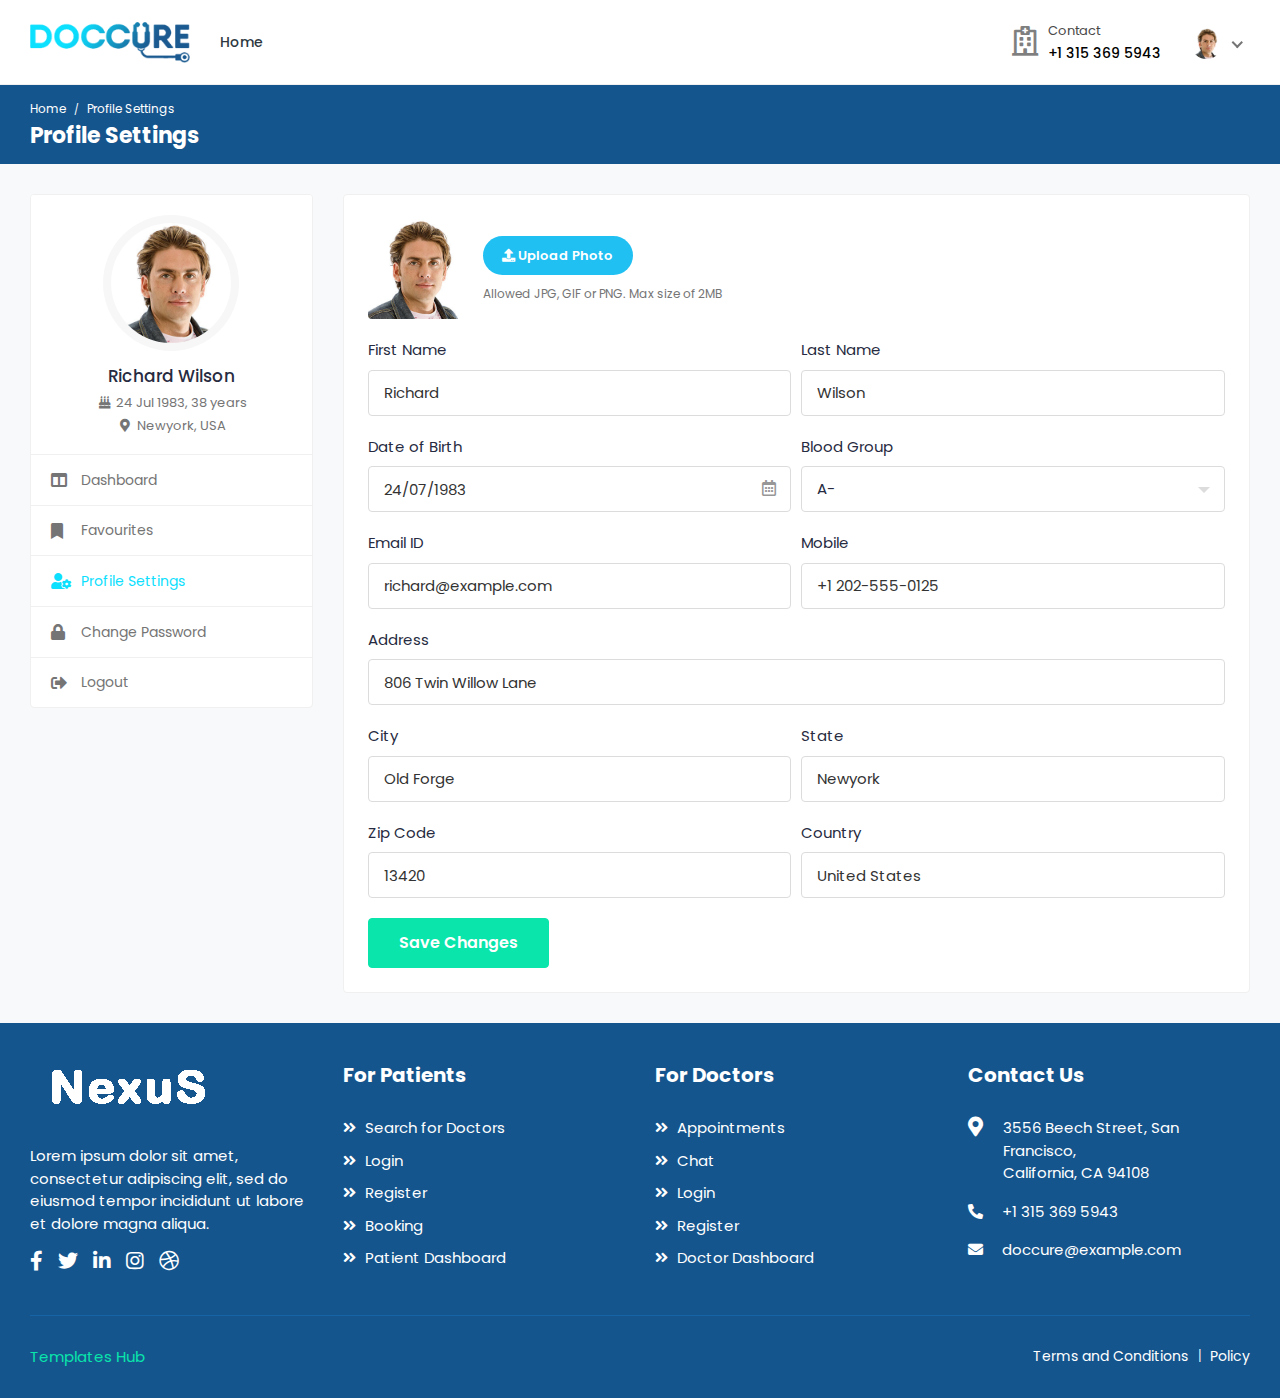
<file: profile-settings.html>
<!DOCTYPE html> 
<html lang="en">
	
<!-- doccure/profile-settings.html  30 Nov 2019 04:12:18 GMT -->
<head>
		<meta charset="utf-8">
		<title>Doccure</title>
		<meta name="viewport" content="width=device-width, initial-scale=1.0, user-scalable=0">
		
		<!-- Favicons -->
		<link href="assets/img/favicon.png" rel="icon">
		
		<!-- Bootstrap CSS -->
		<link rel="stylesheet" href="assets/css/bootstrap.min.css">
		
		<!-- Fontawesome CSS -->
		<link rel="stylesheet" href="assets/plugins/fontawesome/css/fontawesome.min.css">
		<link rel="stylesheet" href="assets/plugins/fontawesome/css/all.min.css">
		
		<!-- Datetimepicker CSS -->
		<link rel="stylesheet" href="assets/css/bootstrap-datetimepicker.min.css">
		
		<!-- Select2 CSS -->
		<link rel="stylesheet" href="assets/plugins/select2/css/select2.min.css">
		
		<!-- Main CSS -->
		<link rel="stylesheet" href="assets/css/style.css">
		
		<!-- HTML5 shim and Respond.js IE8 support of HTML5 elements and media queries -->
		<!--[if lt IE 9]>
			<script src="assets/js/html5shiv.min.js"></script>
			<script src="assets/js/respond.min.js"></script>
		<![endif]-->
	
	</head>
	<body>

		<!-- Main Wrapper -->
		<div class="main-wrapper">
		
			<!-- Header -->
			<header class="header">
				<nav class="navbar navbar-expand-lg header-nav">
					<div class="navbar-header">
						<a id="mobile_btn" href="javascript:void(0);">
							<span class="bar-icon">
								<span></span>
								<span></span>
								<span></span>
							</span>
						</a>
						<a href="index-2.html" class="navbar-brand logo">
							<img src="assets/img/logo.png" class="img-fluid" alt="Logo">
						</a>
					</div>
					<div class="main-menu-wrapper">
						<div class="menu-header">
							<a href="index-2.html" class="menu-logo">
								<img src="assets/img/logo.png" class="img-fluid" alt="Logo">
							</a>
							<a id="menu_close" class="menu-close" href="javascript:void(0);">
								<i class="fas fa-times"></i>
							</a>
						</div>
						<ul class="main-nav">
							<li>
								<a href="index-2.html">Home</a>
							</li>
							
							<li class="login-link">
								<a href="login.html">Login / Signup</a>
							</li>
						</ul>
					</div>		 
					<ul class="nav header-navbar-rht">
						<li class="nav-item contact-item">
							<div class="header-contact-img">
								<i class="far fa-hospital"></i>							
							</div>
							<div class="header-contact-detail">
								<p class="contact-header">Contact</p>
								<p class="contact-info-header"> +1 315 369 5943</p>
							</div>
						</li>
						
						<!-- User Menu -->
						<li class="nav-item dropdown has-arrow logged-item">
							<a href="#" class="dropdown-toggle nav-link" data-toggle="dropdown">
								<span class="user-img">
									<img class="rounded-circle" src="assets/img/patients/patient.jpg" width="31" alt="Ryan Taylor">
								</span>
							</a>
							<div class="dropdown-menu dropdown-menu-right">
								<div class="user-header">
									<div class="avatar avatar-sm">
										<img src="assets/img/patients/patient.jpg" alt="User Image" class="avatar-img rounded-circle">
									</div>
									<div class="user-text">
										<h6>Richard Wilson</h6>
										<p class="text-muted mb-0">Patient</p>
									</div>
								</div>
								<a class="dropdown-item" href="patient-dashboard.html">Dashboard</a>
								<a class="dropdown-item" href="profile-settings.html">Profile Settings</a>
								<a class="dropdown-item" href="login.html">Logout</a>
							</div>
						</li>
						<!-- /User Menu -->
						
					</ul>
				</nav>
			</header>
			<!-- /Header -->
			
			<!-- Breadcrumb -->
			<div class="breadcrumb-bar">
				<div class="container-fluid">
					<div class="row align-items-center">
						<div class="col-md-12 col-12">
							<nav aria-label="breadcrumb" class="page-breadcrumb">
								<ol class="breadcrumb">
									<li class="breadcrumb-item"><a href="index-2.html">Home</a></li>
									<li class="breadcrumb-item active" aria-current="page">Profile Settings</li>
								</ol>
							</nav>
							<h2 class="breadcrumb-title">Profile Settings</h2>
						</div>
					</div>
				</div>
			</div>
			<!-- /Breadcrumb -->
			
			<!-- Page Content -->
			<div class="content">
				<div class="container-fluid">
					<div class="row">
					
						<!-- Profile Sidebar -->
						<div class="col-md-5 col-lg-4 col-xl-3 theiaStickySidebar">
							<div class="profile-sidebar">
								<div class="widget-profile pro-widget-content">
									<div class="profile-info-widget">
										<a href="#" class="booking-doc-img">
											<img src="assets/img/patients/patient.jpg" alt="User Image">
										</a>
										<div class="profile-det-info">
											<h3>Richard Wilson</h3>
											<div class="patient-details">
												<h5><i class="fas fa-birthday-cake"></i> 24 Jul 1983, 38 years</h5>
												<h5 class="mb-0"><i class="fas fa-map-marker-alt"></i> Newyork, USA</h5>
											</div>
										</div>
									</div>
								</div>
								<div class="dashboard-widget">
									<nav class="dashboard-menu">
										<ul>
											<li>
												<a href="#">
													<i class="fas fa-columns"></i>
													<span>Dashboard</span>
												</a>
											</li>
											<li>
												<a href="favourites.html">
													<i class="fas fa-bookmark"></i>
													<span>Favourites</span>
												</a>
											</li>
											
											<li class="active">
												<a href="profile-settings.html">
													<i class="fas fa-user-cog"></i>
													<span>Profile Settings</span>
												</a>
											</li>
											<li>
												<a href="change-password.html">
													<i class="fas fa-lock"></i>
													<span>Change Password</span>
												</a>
											</li>
											<li>
												<a href="index.html">
													<i class="fas fa-sign-out-alt"></i>
													<span>Logout</span>
												</a>
											</li>
										</ul>
									</nav>
								</div>

							</div>
						</div>
						<!-- /Profile Sidebar -->
						
						<div class="col-md-7 col-lg-8 col-xl-9">
							<div class="card">
								<div class="card-body">
									
									<!-- Profile Settings Form -->
									<form>
										<div class="row form-row">
											<div class="col-12 col-md-12">
												<div class="form-group">
													<div class="change-avatar">
														<div class="profile-img">
															<img src="assets/img/patients/patient.jpg" alt="User Image">
														</div>
														<div class="upload-img">
															<div class="change-photo-btn">
																<span><i class="fa fa-upload"></i> Upload Photo</span>
																<input type="file" class="upload">
															</div>
															<small class="form-text text-muted">Allowed JPG, GIF or PNG. Max size of 2MB</small>
														</div>
													</div>
												</div>
											</div>
											<div class="col-12 col-md-6">
												<div class="form-group">
													<label>First Name</label>
													<input type="text" class="form-control" value="Richard">
												</div>
											</div>
											<div class="col-12 col-md-6">
												<div class="form-group">
													<label>Last Name</label>
													<input type="text" class="form-control" value="Wilson">
												</div>
											</div>
											<div class="col-12 col-md-6">
												<div class="form-group">
													<label>Date of Birth</label>
													<div class="cal-icon">
														<input type="text" class="form-control datetimepicker" value="24-07-1983">
													</div>
												</div>
											</div>
											<div class="col-12 col-md-6">
												<div class="form-group">
													<label>Blood Group</label>
													<select class="form-control select">
														<option>A-</option>
														<option>A+</option>
														<option>B-</option>
														<option>B+</option>
														<option>AB-</option>
														<option>AB+</option>
														<option>O-</option>
														<option>O+</option>
													</select>
												</div>
											</div>
											<div class="col-12 col-md-6">
												<div class="form-group">
													<label>Email ID</label>
													<input type="email" class="form-control" value="richard@example.com">
												</div>
											</div>
											<div class="col-12 col-md-6">
												<div class="form-group">
													<label>Mobile</label>
													<input type="text" value="+1 202-555-0125" class="form-control">
												</div>
											</div>
											<div class="col-12">
												<div class="form-group">
												<label>Address</label>
													<input type="text" class="form-control" value="806 Twin Willow Lane">
												</div>
											</div>
											<div class="col-12 col-md-6">
												<div class="form-group">
													<label>City</label>
													<input type="text" class="form-control" value="Old Forge">
												</div>
											</div>
											<div class="col-12 col-md-6">
												<div class="form-group">
													<label>State</label>
													<input type="text" class="form-control" value="Newyork">
												</div>
											</div>
											<div class="col-12 col-md-6">
												<div class="form-group">
													<label>Zip Code</label>
													<input type="text" class="form-control" value="13420">
												</div>
											</div>
											<div class="col-12 col-md-6">
												<div class="form-group">
													<label>Country</label>
													<input type="text" class="form-control" value="United States">
												</div>
											</div>
										</div>
										<div class="submit-section">
											<button type="submit" class="btn btn-primary submit-btn">Save Changes</button>
										</div>
									</form>
									<!-- /Profile Settings Form -->
									
								</div>
							</div>
						</div>
					</div>
				</div>

			</div>		
			<!-- /Page Content -->
   
			<!-- Footer -->
			<footer class="footer">
				
				<!-- Footer Top -->
				<div class="footer-top">
					<div class="container-fluid">
						<div class="row">
							<div class="col-lg-3 col-md-6">
							
								<!-- Footer Widget -->
								<div class="footer-widget footer-about">
									<div class="footer-logo">
										<img src="assets/img/footer-logo.png" alt="logo">
									</div>
									<div class="footer-about-content">
										<p>Lorem ipsum dolor sit amet, consectetur adipiscing elit, sed do eiusmod tempor incididunt ut labore et dolore magna aliqua. </p>
										<div class="social-icon">
											<ul>
												<li>
													<a href="#" target="_blank"><i class="fab fa-facebook-f"></i> </a>
												</li>
												<li>
													<a href="#" target="_blank"><i class="fab fa-twitter"></i> </a>
												</li>
												<li>
													<a href="#" target="_blank"><i class="fab fa-linkedin-in"></i></a>
												</li>
												<li>
													<a href="#" target="_blank"><i class="fab fa-instagram"></i></a>
												</li>
												<li>
													<a href="#" target="_blank"><i class="fab fa-dribbble"></i> </a>
												</li>
											</ul>
										</div>
									</div>
								</div>
								<!-- /Footer Widget -->
								
							</div>
							
							<div class="col-lg-3 col-md-6">
							
								<!-- Footer Widget -->
								<div class="footer-widget footer-menu">
									<h2 class="footer-title">For Patients</h2>
									<ul>
										<li><a href="search.html"><i class="fas fa-angle-double-right"></i> Search for Doctors</a></li>
										<li><a href="login.html"><i class="fas fa-angle-double-right"></i> Login</a></li>
										<li><a href="register.html"><i class="fas fa-angle-double-right"></i> Register</a></li>
										<li><a href="booking.html"><i class="fas fa-angle-double-right"></i> Booking</a></li>
										<li><a href="patient-dashboard.html"><i class="fas fa-angle-double-right"></i> Patient Dashboard</a></li>
									</ul>
								</div>
								<!-- /Footer Widget -->
								
							</div>
							
							<div class="col-lg-3 col-md-6">
							
								<!-- Footer Widget -->
								<div class="footer-widget footer-menu">
									<h2 class="footer-title">For Doctors</h2>
									<ul>
										<li><a href="appointments.html"><i class="fas fa-angle-double-right"></i> Appointments</a></li>
										<li><a href="chat.html"><i class="fas fa-angle-double-right"></i> Chat</a></li>
										<li><a href="login.html"><i class="fas fa-angle-double-right"></i> Login</a></li>
										<li><a href="doctor-register.html"><i class="fas fa-angle-double-right"></i> Register</a></li>
										<li><a href="doctor-dashboard.html"><i class="fas fa-angle-double-right"></i> Doctor Dashboard</a></li>
									</ul>
								</div>
								<!-- /Footer Widget -->
								
							</div>
							
							<div class="col-lg-3 col-md-6">
							
								<!-- Footer Widget -->
								<div class="footer-widget footer-contact">
									<h2 class="footer-title">Contact Us</h2>
									<div class="footer-contact-info">
										<div class="footer-address">
											<span><i class="fas fa-map-marker-alt"></i></span>
											<p> 3556  Beech Street, San Francisco,<br> California, CA 94108 </p>
										</div>
										<p>
											<i class="fas fa-phone-alt"></i>
											+1 315 369 5943
										</p>
										<p class="mb-0">
											<i class="fas fa-envelope"></i>
											doccure@example.com
										</p>
									</div>
								</div>
								<!-- /Footer Widget -->
								
							</div>
							
						</div>
					</div>
				</div>
				<!-- /Footer Top -->
				
				<!-- Footer Bottom -->
                <div class="footer-bottom">
					<div class="container-fluid">
					
						<!-- Copyright -->
						<div class="copyright">
							<div class="row">
								<div class="col-md-6 col-lg-6">
									<div class="copyright-text">
										<p class="mb-0"><a href="templateshub.net">Templates Hub</a></p>
									</div>
								</div>
								<div class="col-md-6 col-lg-6">
								
									<!-- Copyright Menu -->
									<div class="copyright-menu">
										<ul class="policy-menu">
											<li><a href="term-condition.html">Terms and Conditions</a></li>
											<li><a href="privacy-policy.html">Policy</a></li>
										</ul>
									</div>
									<!-- /Copyright Menu -->
									
								</div>
							</div>
						</div>
						<!-- /Copyright -->
						
					</div>
				</div>
				<!-- /Footer Bottom -->
				
			</footer>
			<!-- /Footer -->
		   
		</div>
		<!-- /Main Wrapper -->
	  
		<!-- jQuery -->
		<script src="assets/js/jquery.min.js"></script>
		
		<!-- Bootstrap Core JS -->
		<script src="assets/js/popper.min.js"></script>
		<script src="assets/js/bootstrap.min.js"></script>
		
		<!-- Select2 JS -->
		<script src="assets/plugins/select2/js/select2.min.js"></script>
		
		<!-- Datetimepicker JS -->
		<script src="assets/js/moment.min.js"></script>
		<script src="assets/js/bootstrap-datetimepicker.min.js"></script>
		
		<!-- Sticky Sidebar JS -->
        <script src="assets/plugins/theia-sticky-sidebar/ResizeSensor.js"></script>
        <script src="assets/plugins/theia-sticky-sidebar/theia-sticky-sidebar.js"></script>
		
		<!-- Custom JS -->
		<script src="assets/js/script.js"></script>
		
	</body>

<!-- doccure/profile-settings.html  30 Nov 2019 04:12:18 GMT -->
</html>
</file>
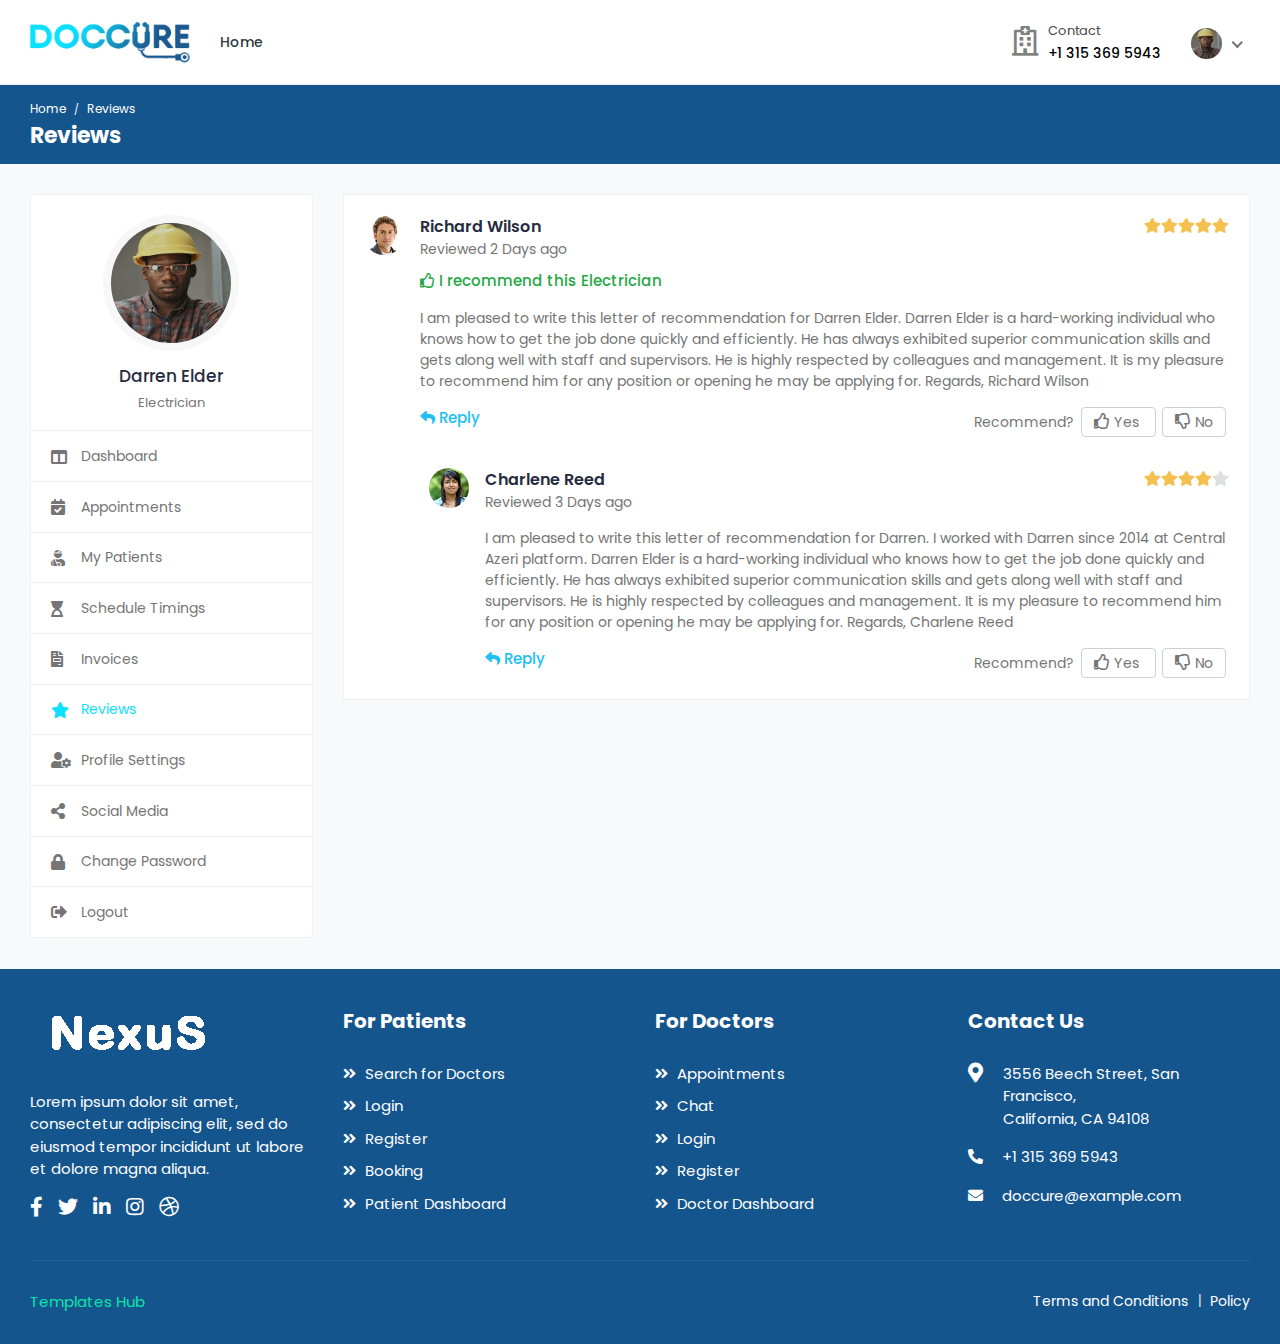
<file: reviews.html>
<!DOCTYPE html> 
<html lang="en">
	
<!-- doccure/reviews.html  30 Nov 2019 04:12:15 GMT -->
<head>
		<meta charset="utf-8">
		<title>Doccure</title>
		<meta name="viewport" content="width=device-width, initial-scale=1.0, user-scalable=0">
		
		<!-- Favicons -->
		<link href="assets/img/favicon.png" rel="icon">
		
		<!-- Bootstrap CSS -->
		<link rel="stylesheet" href="assets/css/bootstrap.min.css">
		
		<!-- Fontawesome CSS -->
		<link rel="stylesheet" href="assets/plugins/fontawesome/css/fontawesome.min.css">
		<link rel="stylesheet" href="assets/plugins/fontawesome/css/all.min.css">
		
		<!-- Main CSS -->
		<link rel="stylesheet" href="assets/css/style.css">
		
		<!-- HTML5 shim and Respond.js IE8 support of HTML5 elements and media queries -->
		<!--[if lt IE 9]>
			<script src="assets/js/html5shiv.min.js"></script>
			<script src="assets/js/respond.min.js"></script>
		<![endif]-->
	
	</head>
	<body>

		<!-- Main Wrapper -->
		<div class="main-wrapper">
		
			<!-- Header -->
			<header class="header">
				<nav class="navbar navbar-expand-lg header-nav">
					<div class="navbar-header">
						<a id="mobile_btn" href="javascript:void(0);">
							<span class="bar-icon">
								<span></span>
								<span></span>
								<span></span>
							</span>
						</a>
						<a href="index-2.html" class="navbar-brand logo">
							<img src="assets/img/logo.png" class="img-fluid" alt="Logo">
						</a>
					</div>
					<div class="main-menu-wrapper">
						<div class="menu-header">
							<a href="index-2.html" class="menu-logo">
								<img src="assets/img/logo.png" class="img-fluid" alt="Logo">
							</a>
							<a id="menu_close" class="menu-close" href="javascript:void(0);">
								<i class="fas fa-times"></i>
							</a>
						</div>
						<ul class="main-nav">
							<li>
								<a href="index-2.html">Home</a>
							</li>
							
							<li class="login-link">
								<a href="login.html">Login / Signup</a>
							</li>
						</ul>
					</div>		 
					<ul class="nav header-navbar-rht">
						<li class="nav-item contact-item">
							<div class="header-contact-img">
								<i class="far fa-hospital"></i>							
							</div>
							<div class="header-contact-detail">
								<p class="contact-header">Contact</p>
								<p class="contact-info-header"> +1 315 369 5943</p>
							</div>
						</li>
						
						<!-- User Menu -->
						<li class="nav-item dropdown has-arrow logged-item">
							<a href="#" class="dropdown-toggle nav-link" data-toggle="dropdown">
								<span class="user-img">
									<img class="rounded-circle" src="assets/img/doctors/electrician-thumb-02.jpg" width="31" alt="Darren Elder">
								</span>
							</a>
							<div class="dropdown-menu dropdown-menu-right">
								<div class="user-header">
									<div class="avatar avatar-sm">
										<img src="assets/img/doctors/electrician-thumb-02.jpg" alt="User Image" class="avatar-img rounded-circle">
									</div>
									<div class="user-text">
										<h6>Darren Elder</h6>
										<p class="text-muted mb-0">Electrician</p>
									</div>
								</div>
								<a class="dropdown-item" href="doctor-dashboard.html">Dashboard</a>
								<a class="dropdown-item" href="doctor-profile-settings.html">Profile Settings</a>
								<a class="dropdown-item" href="login.html">Logout</a>
							</div>
						</li>
						<!-- /User Menu -->
						
					</ul>
				</nav>
			</header>
			<!-- /Header -->
			
			<!-- Breadcrumb -->
			<div class="breadcrumb-bar">
				<div class="container-fluid">
					<div class="row align-items-center">
						<div class="col-md-12 col-12">
							<nav aria-label="breadcrumb" class="page-breadcrumb">
								<ol class="breadcrumb">
									<li class="breadcrumb-item"><a href="index-2.html">Home</a></li>
									<li class="breadcrumb-item active" aria-current="page">Reviews</li>
								</ol>
							</nav>
							<h2 class="breadcrumb-title">Reviews</h2>
						</div>
					</div>
				</div>
			</div>
			<!-- /Breadcrumb -->
			
			<!-- Page Content -->
			<div class="content">
				<div class="container-fluid">

					<div class="row">
						<div class="col-md-5 col-lg-4 col-xl-3 theiaStickySidebar">
						
							<!-- Profile Sidebar -->
							<div class="profile-sidebar">
								<div class="widget-profile pro-widget-content">
									<div class="profile-info-widget">
										<a href="#" class="booking-doc-img">
											<img src="assets/img/doctors/electrician-thumb-02.jpg" alt="User Image">
										</a>
										<div class="profile-det-info">
											<h3> Darren Elder</h3>
											
											<div class="patient-details">
												<h5 class="mb-0">Electrician</h5>
											</div>
										</div>
									</div>
								</div>
								<div class="dashboard-widget">
									<nav class="dashboard-menu">
										<ul>
											<li>
												<a href="doctor-dashboard.html">
													<i class="fas fa-columns"></i>
													<span>Dashboard</span>
												</a>
											</li>
											<li>
												<a href="appointments.html">
													<i class="fas fa-calendar-check"></i>
													<span>Appointments</span>
												</a>
											</li>
											<li>
												<a href="my-patients.html">
													<i class="fas fa-user-injured"></i>
													<span>My Patients</span>
												</a>
											</li>
											<li>
												<a href="schedule-timings.html">
													<i class="fas fa-hourglass-start"></i>
													<span>Schedule Timings</span>
												</a>
											</li>
											<li>
												<a href="invoices.html">
													<i class="fas fa-file-invoice"></i>
													<span>Invoices</span>
												</a>
											</li>
											<li class="active">
												<a href="reviews.html">
													<i class="fas fa-star"></i>
													<span>Reviews</span>
												</a>
											</li>
											
											<li>
												<a href="doctor-profile-settings.html">
													<i class="fas fa-user-cog"></i>
													<span>Profile Settings</span>
												</a>
											</li>
											<li>
												<a href="social-media.html">
													<i class="fas fa-share-alt"></i>
													<span>Social Media</span>
												</a>
											</li>
											<li>
												<a href="doctor-change-password.html">
													<i class="fas fa-lock"></i>
													<span>Change Password</span>
												</a>
											</li>
											<li>
												<a href="index.html">
													<i class="fas fa-sign-out-alt"></i>
													<span>Logout</span>
												</a>
											</li>
										</ul>
									</nav>
								</div>
							</div>
							<!-- /Profile Sidebar -->
							
						</div>
						<div class="col-md-7 col-lg-8 col-xl-9">
							<div class="doc-review review-listing">
							
								<!-- Review Listing -->
								<ul class="comments-list">
					
											<!-- Comment List -->
											<li>
												<div class="comment">
													<img class="avatar avatar-sm rounded-circle" alt="User Image" src="assets/img/patients/patient.jpg">
													<div class="comment-body">
														<div class="meta-data">
															<span class="comment-author">Richard Wilson</span>
															<span class="comment-date">Reviewed 2 Days ago</span>
															<div class="review-count rating">
																<i class="fas fa-star filled"></i>
																<i class="fas fa-star filled"></i>
																<i class="fas fa-star filled"></i>
																<i class="fas fa-star filled"></i>
																<i class="fas fa-star filled"></i>
															</div>
														</div>
														<p class="recommended"><i class="far fa-thumbs-up"></i> I recommend this Electrician</p>
														<p class="comment-content">
															I am pleased to write this letter of recommendation for Darren Elder.
	Darren Elder is a hard-working individual who knows how to get the job done quickly and efficiently. He has always exhibited superior communication skills and gets along well with staff and supervisors. He is highly respected by colleagues and management.

	 It is my pleasure to recommend him for any position or opening he may be applying for.

	 Regards,
	 Richard Wilson
														</p>
														<div class="comment-reply">
															<a class="comment-btn" href="#">
																<i class="fas fa-reply"></i> Reply
															</a>
														   <p class="recommend-btn">
															<span>Recommend?</span>
															<a href="#" class="like-btn">
																<i class="far fa-thumbs-up"></i> Yes
															</a>
															<a href="#" class="dislike-btn">
																<i class="far fa-thumbs-down"></i> No
															</a>
														</p>
														</div>
													</div>
												</div>

												<!-- Comment Reply -->
												<ul class="comments-reply">
													<li>
														<div class="comment">
															<img class="avatar avatar-sm rounded-circle" alt="User Image" src="assets/img/patients/patient1.jpg">
															<div class="comment-body">
																<div class="meta-data">
																	<span class="comment-author">Charlene Reed</span>
																	<span class="comment-date">Reviewed 3 Days ago</span>
																	<div class="review-count rating">
																		<i class="fas fa-star filled"></i>
																		<i class="fas fa-star filled"></i>
																		<i class="fas fa-star filled"></i>
																		<i class="fas fa-star filled"></i>
																		<i class="fas fa-star"></i>
																	</div>
																</div>
																<p class="comment-content">
																	I am pleased to write this letter of recommendation for Darren. I worked with Darren since 2014 at Central Azeri platform.
	Darren Elder is a hard-working individual who knows how to get the job done quickly and efficiently. He has always exhibited superior communication skills and gets along well with staff and supervisors. He is highly respected by colleagues and management.

	 It is my pleasure to recommend him for any position or opening he may be applying for.

	 Regards,
	 Charlene Reed
																</p>
																<div class="comment-reply">
																	<a class="comment-btn" href="#">
																		<i class="fas fa-reply"></i> Reply
																	</a>
																	<p class="recommend-btn">
																		<span>Recommend?</span>
																		<a href="#" class="like-btn">
																			<i class="far fa-thumbs-up"></i> Yes
																		</a>
																		<a href="#" class="dislike-btn">
																			<i class="far fa-thumbs-down"></i> No
																		</a>
																	</p>
																</div>
															</div>
														</div>
													</li>
												</ul>
												<!-- /Comment Reply -->

											</li>
											<!-- /Comment List -->

										</ul>
								
							</div>
						</div>
					</div>
				</div>

			</div>		
			<!-- /Page Content -->
   
			<!-- Footer -->
			<footer class="footer">
				
				<!-- Footer Top -->
				<div class="footer-top">
					<div class="container-fluid">
						<div class="row">
							<div class="col-lg-3 col-md-6">
							
								<!-- Footer Widget -->
								<div class="footer-widget footer-about">
									<div class="footer-logo">
										<img src="assets/img/footer-logo.png" alt="logo">
									</div>
									<div class="footer-about-content">
										<p>Lorem ipsum dolor sit amet, consectetur adipiscing elit, sed do eiusmod tempor incididunt ut labore et dolore magna aliqua. </p>
										<div class="social-icon">
											<ul>
												<li>
													<a href="#" target="_blank"><i class="fab fa-facebook-f"></i> </a>
												</li>
												<li>
													<a href="#" target="_blank"><i class="fab fa-twitter"></i> </a>
												</li>
												<li>
													<a href="#" target="_blank"><i class="fab fa-linkedin-in"></i></a>
												</li>
												<li>
													<a href="#" target="_blank"><i class="fab fa-instagram"></i></a>
												</li>
												<li>
													<a href="#" target="_blank"><i class="fab fa-dribbble"></i> </a>
												</li>
											</ul>
										</div>
									</div>
								</div>
								<!-- /Footer Widget -->
								
							</div>
							
							<div class="col-lg-3 col-md-6">
							
								<!-- Footer Widget -->
								<div class="footer-widget footer-menu">
									<h2 class="footer-title">For Patients</h2>
									<ul>
										<li><a href="search.html"><i class="fas fa-angle-double-right"></i> Search for Doctors</a></li>
										<li><a href="login.html"><i class="fas fa-angle-double-right"></i> Login</a></li>
										<li><a href="register.html"><i class="fas fa-angle-double-right"></i> Register</a></li>
										<li><a href="booking.html"><i class="fas fa-angle-double-right"></i> Booking</a></li>
										<li><a href="patient-dashboard.html"><i class="fas fa-angle-double-right"></i> Patient Dashboard</a></li>
									</ul>
								</div>
								<!-- /Footer Widget -->
								
							</div>
							
							<div class="col-lg-3 col-md-6">
							
								<!-- Footer Widget -->
								<div class="footer-widget footer-menu">
									<h2 class="footer-title">For Doctors</h2>
									<ul>
										<li><a href="appointments.html"><i class="fas fa-angle-double-right"></i> Appointments</a></li>
										<li><a href="chat.html"><i class="fas fa-angle-double-right"></i> Chat</a></li>
										<li><a href="login.html"><i class="fas fa-angle-double-right"></i> Login</a></li>
										<li><a href="doctor-register.html"><i class="fas fa-angle-double-right"></i> Register</a></li>
										<li><a href="doctor-dashboard.html"><i class="fas fa-angle-double-right"></i> Doctor Dashboard</a></li>
									</ul>
								</div>
								<!-- /Footer Widget -->
								
							</div>
							
							<div class="col-lg-3 col-md-6">
							
								<!-- Footer Widget -->
								<div class="footer-widget footer-contact">
									<h2 class="footer-title">Contact Us</h2>
									<div class="footer-contact-info">
										<div class="footer-address">
											<span><i class="fas fa-map-marker-alt"></i></span>
											<p> 3556  Beech Street, San Francisco,<br> California, CA 94108 </p>
										</div>
										<p>
											<i class="fas fa-phone-alt"></i>
											+1 315 369 5943
										</p>
										<p class="mb-0">
											<i class="fas fa-envelope"></i>
											doccure@example.com
										</p>
									</div>
								</div>
								<!-- /Footer Widget -->
								
							</div>
							
						</div>
					</div>
				</div>
				<!-- /Footer Top -->
				
				<!-- Footer Bottom -->
                <div class="footer-bottom">
					<div class="container-fluid">
					
						<!-- Copyright -->
						<div class="copyright">
							<div class="row">
								<div class="col-md-6 col-lg-6">
									<div class="copyright-text">
										<p class="mb-0"><a href="templateshub.net">Templates Hub</a></p>
									</div>
								</div>
								<div class="col-md-6 col-lg-6">
								
									<!-- Copyright Menu -->
									<div class="copyright-menu">
										<ul class="policy-menu">
											<li><a href="term-condition.html">Terms and Conditions</a></li>
											<li><a href="privacy-policy.html">Policy</a></li>
										</ul>
									</div>
									<!-- /Copyright Menu -->
									
								</div>
							</div>
						</div>
						<!-- /Copyright -->
						
					</div>
				</div>
				<!-- /Footer Bottom -->
				
			</footer>
			<!-- /Footer -->
		   
		</div>
		<!-- /Main Wrapper -->
	  
		<!-- jQuery -->
		<script src="assets/js/jquery.min.js"></script>
		
		<!-- Bootstrap Core JS -->
		<script src="assets/js/popper.min.js"></script>
		<script src="assets/js/bootstrap.min.js"></script>
		
		<!-- Sticky Sidebar JS -->
        <script src="assets/plugins/theia-sticky-sidebar/ResizeSensor.js"></script>
        <script src="assets/plugins/theia-sticky-sidebar/theia-sticky-sidebar.js"></script>
		
		<!-- Custom JS -->
		<script src="assets/js/script.js"></script>
		
	</body>

<!-- doccure/reviews.html  30 Nov 2019 04:12:15 GMT -->
</html>
</file>
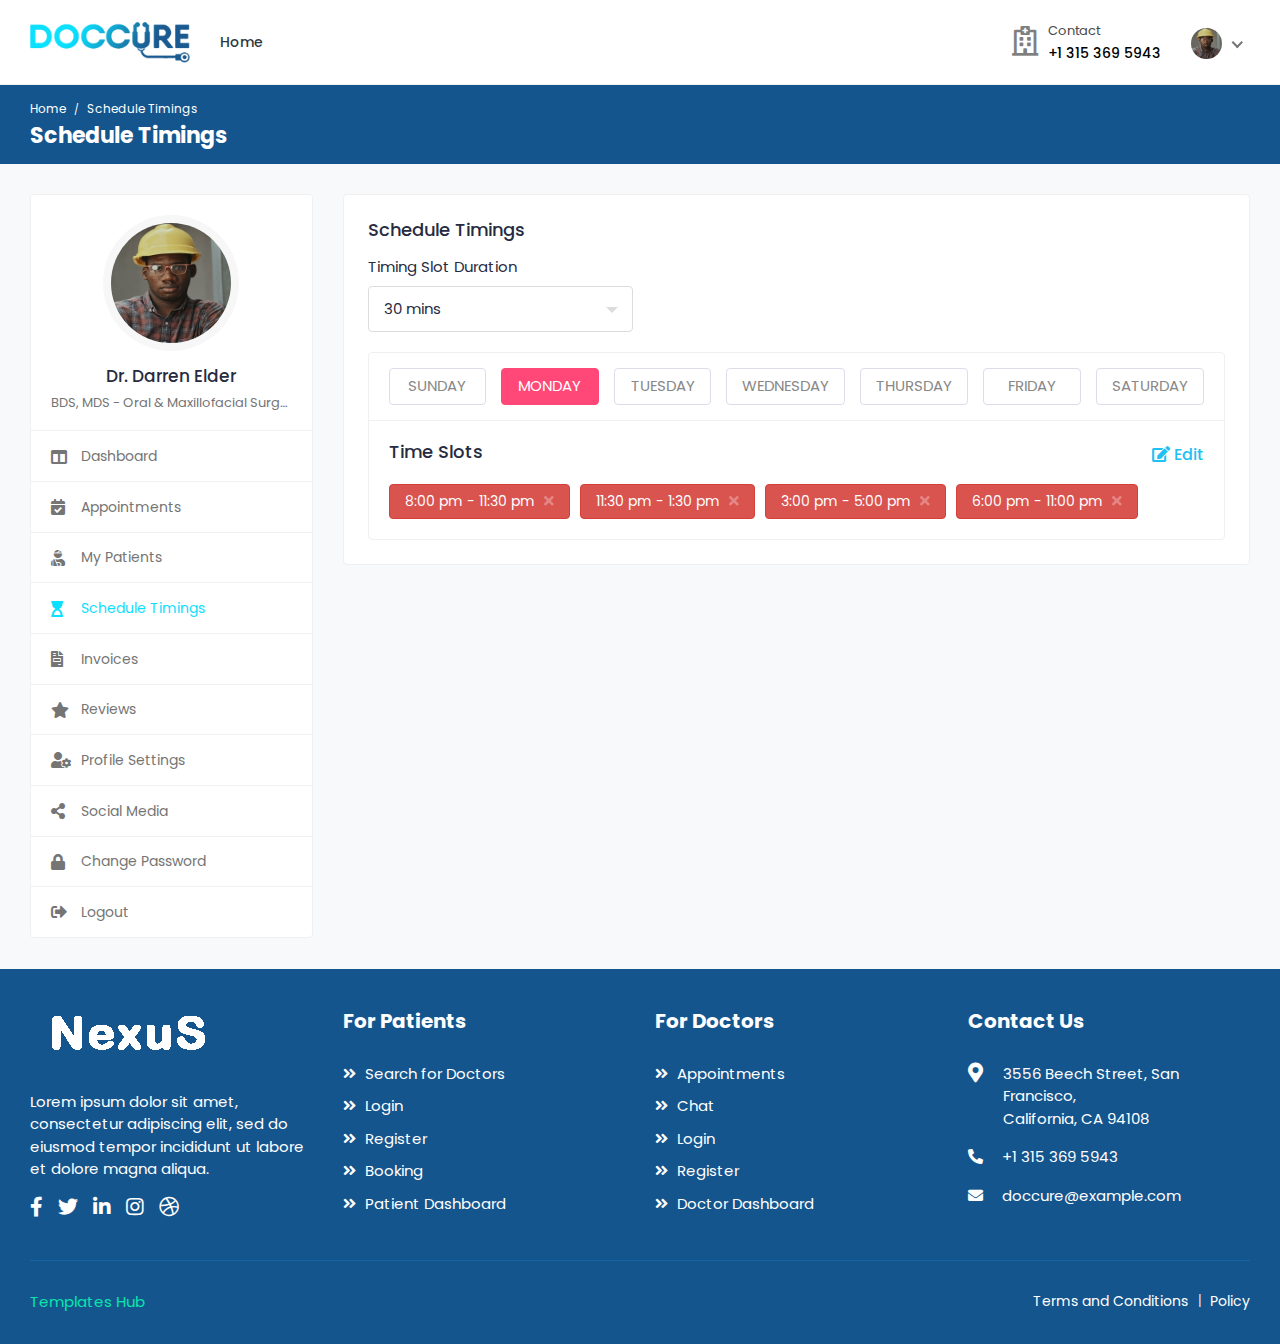
<file: schedule-timings.html>
<!DOCTYPE html> 
<html lang="en">
	
<!-- doccure/schedule-timings.html  30 Nov 2019 04:12:09 GMT -->
<head>
		<meta charset="utf-8">
		<title>Doccure</title>
		<meta name="viewport" content="width=device-width, initial-scale=1.0, user-scalable=0">
		
		<!-- Favicons -->
		<link href="assets/img/favicon.png" rel="icon">
		
		<!-- Bootstrap CSS -->
		<link rel="stylesheet" href="assets/css/bootstrap.min.css">
		
		<!-- Fontawesome CSS -->
		<link rel="stylesheet" href="assets/plugins/fontawesome/css/fontawesome.min.css">
		<link rel="stylesheet" href="assets/plugins/fontawesome/css/all.min.css">
		
		<!-- Select2 CSS -->
		<link rel="stylesheet" href="assets/plugins/select2/css/select2.min.css">
		
		<!-- Main CSS -->
		<link rel="stylesheet" href="assets/css/style.css">
		
		<!-- HTML5 shim and Respond.js IE8 support of HTML5 elements and media queries -->
		<!--[if lt IE 9]>
			<script src="assets/js/html5shiv.min.js"></script>
			<script src="assets/js/respond.min.js"></script>
		<![endif]-->
	
	</head>
	<body>

		<!-- Main Wrapper -->
		<div class="main-wrapper">
		
			<!-- Header -->
			<header class="header">
				<nav class="navbar navbar-expand-lg header-nav">
					<div class="navbar-header">
						<a id="mobile_btn" href="javascript:void(0);">
							<span class="bar-icon">
								<span></span>
								<span></span>
								<span></span>
							</span>
						</a>
						<a href="index-2.html" class="navbar-brand logo">
							<img src="assets/img/logo.png" class="img-fluid" alt="Logo">
						</a>
					</div>
					<div class="main-menu-wrapper">
						<div class="menu-header">
							<a href="index-2.html" class="menu-logo">
								<img src="assets/img/logo.png" class="img-fluid" alt="Logo">
							</a>
							<a id="menu_close" class="menu-close" href="javascript:void(0);">
								<i class="fas fa-times"></i>
							</a>
						</div>
						<ul class="main-nav">
							<li>
								<a href="index-2.html">Home</a>
							</li>
							
							<li class="login-link">
								<a href="login.html">Login / Signup</a>
							</li>
						</ul>
					</div>		 
					<ul class="nav header-navbar-rht">
						<li class="nav-item contact-item">
							<div class="header-contact-img">
								<i class="far fa-hospital"></i>							
							</div>
							<div class="header-contact-detail">
								<p class="contact-header">Contact</p>
								<p class="contact-info-header"> +1 315 369 5943</p>
							</div>
						</li>
						
						<!-- User Menu -->
						<li class="nav-item dropdown has-arrow logged-item">
							<a href="#" class="dropdown-toggle nav-link" data-toggle="dropdown">
								<span class="user-img">
									<img class="rounded-circle" src="assets/img/doctors/electrician-thumb-02.jpg" width="31" alt="Darren Elder">
								</span>
							</a>
							<div class="dropdown-menu dropdown-menu-right">
								<div class="user-header">
									<div class="avatar avatar-sm">
										<img src="assets/img/doctors/electrician-thumb-02.jpg" alt="User Image" class="avatar-img rounded-circle">
									</div>
									<div class="user-text">
										<h6>Darren Elder</h6>
										<p class="text-muted mb-0">Doctor</p>
									</div>
								</div>
								<a class="dropdown-item" href="doctor-dashboard.html">Dashboard</a>
								<a class="dropdown-item" href="doctor-profile-settings.html">Profile Settings</a>
								<a class="dropdown-item" href="login.html">Logout</a>
							</div>
						</li>
						<!-- /User Menu -->
						
					</ul>
				</nav>
			</header>
			<!-- /Header -->
			
			<!-- Breadcrumb -->
			<div class="breadcrumb-bar">
				<div class="container-fluid">
					<div class="row align-items-center">
						<div class="col-md-12 col-12">
							<nav aria-label="breadcrumb" class="page-breadcrumb">
								<ol class="breadcrumb">
									<li class="breadcrumb-item"><a href="index-2.html">Home</a></li>
									<li class="breadcrumb-item active" aria-current="page">Schedule Timings</li>
								</ol>
							</nav>
							<h2 class="breadcrumb-title">Schedule Timings</h2>
						</div>
					</div>
				</div>
			</div>
			<!-- /Breadcrumb -->
			
			<!-- Page Content -->
			<div class="content">
				<div class="container-fluid">

					<div class="row">
						<div class="col-md-5 col-lg-4 col-xl-3 theiaStickySidebar">
						
							<!-- Profile Sidebar -->
							<div class="profile-sidebar">
								<div class="widget-profile pro-widget-content">
									<div class="profile-info-widget">
										<a href="#" class="booking-doc-img">
											<img src="assets/img/doctors/electrician-thumb-02.jpg" alt="User Image">
										</a>
										<div class="profile-det-info">
											<h3>Dr. Darren Elder</h3>
											
											<div class="patient-details">
												<h5 class="mb-0">BDS, MDS - Oral & Maxillofacial Surgery</h5>
											</div>
										</div>
									</div>
								</div>
								<div class="dashboard-widget">
									<nav class="dashboard-menu">
										<ul>
											<li>
												<a href="doctor-dashboard.html">
													<i class="fas fa-columns"></i>
													<span>Dashboard</span>
												</a>
											</li>
											<li>
												<a href="appointments.html">
													<i class="fas fa-calendar-check"></i>
													<span>Appointments</span>
												</a>
											</li>
											<li>
												<a href="my-patients.html">
													<i class="fas fa-user-injured"></i>
													<span>My Patients</span>
												</a>
											</li>
											<li class="active">
												<a href="schedule-timings.html">
													<i class="fas fa-hourglass-start"></i>
													<span>Schedule Timings</span>
												</a>
											</li>
											<li>
												<a href="invoices.html">
													<i class="fas fa-file-invoice"></i>
													<span>Invoices</span>
												</a>
											</li>
											<li>
												<a href="reviews.html">
													<i class="fas fa-star"></i>
													<span>Reviews</span>
												</a>
											</li>
										
											<li>
												<a href="doctor-profile-settings.html">
													<i class="fas fa-user-cog"></i>
													<span>Profile Settings</span>
												</a>
											</li>
											<li>
												<a href="social-media.html">
													<i class="fas fa-share-alt"></i>
													<span>Social Media</span>
												</a>
											</li>
											<li>
												<a href="doctor-change-password.html">
													<i class="fas fa-lock"></i>
													<span>Change Password</span>
												</a>
											</li>
											<li>
												<a href="index.html">
													<i class="fas fa-sign-out-alt"></i>
													<span>Logout</span>
												</a>
											</li>
										</ul>
									</nav>
								</div>
							</div>
							<!-- /Profile Sidebar -->
							
						</div>
						
						<div class="col-md-7 col-lg-8 col-xl-9">
						 
							<div class="row">
								<div class="col-sm-12">
									<div class="card">
										<div class="card-body">
											<h4 class="card-title">Schedule Timings</h4>
											<div class="profile-box">
												<div class="row">

													<div class="col-lg-4">
														<div class="form-group">               
															<label>Timing Slot Duration</label>
															<select class="select form-control">
																<option>-</option>
																<option>15 mins</option>
																<option selected="selected">30 mins</option>  
																<option>45 mins</option>
																<option>1 Hour</option>
															</select>
														</div>
													</div>

												</div>     
												<div class="row">
													<div class="col-md-12">
														<div class="card schedule-widget mb-0">
														
															<!-- Schedule Header -->
															<div class="schedule-header">
															
																<!-- Schedule Nav -->
																<div class="schedule-nav">
																	<ul class="nav nav-tabs nav-justified">
																		<li class="nav-item">
																			<a class="nav-link" data-toggle="tab" href="#slot_sunday">Sunday</a>
																		</li>
																		<li class="nav-item">
																			<a class="nav-link active" data-toggle="tab" href="#slot_monday">Monday</a>
																		</li>
																		<li class="nav-item">
																			<a class="nav-link" data-toggle="tab" href="#slot_tuesday">Tuesday</a>
																		</li>
																		<li class="nav-item">
																			<a class="nav-link" data-toggle="tab" href="#slot_wednesday">Wednesday</a>
																		</li>
																		<li class="nav-item">
																			<a class="nav-link" data-toggle="tab" href="#slot_thursday">Thursday</a>
																		</li>
																		<li class="nav-item">
																			<a class="nav-link" data-toggle="tab" href="#slot_friday">Friday</a>
																		</li>
																		<li class="nav-item">
																			<a class="nav-link" data-toggle="tab" href="#slot_saturday">Saturday</a>
																		</li>
																	</ul>
																</div>
																<!-- /Schedule Nav -->
																
															</div>
															<!-- /Schedule Header -->
															
															<!-- Schedule Content -->
															<div class="tab-content schedule-cont">
															
																<!-- Sunday Slot -->
																<div id="slot_sunday" class="tab-pane fade">
																	<h4 class="card-title d-flex justify-content-between">
																		<span>Time Slots</span> 
																		<a class="edit-link" data-toggle="modal" href="#add_time_slot"><i class="fa fa-plus-circle"></i> Add Slot</a>
																	</h4>
																	<p class="text-muted mb-0">Not Available</p>
																</div>
																<!-- /Sunday Slot -->

																<!-- Monday Slot -->
																<div id="slot_monday" class="tab-pane fade show active">
																	<h4 class="card-title d-flex justify-content-between">
																		<span>Time Slots</span> 
																		<a class="edit-link" data-toggle="modal" href="#edit_time_slot"><i class="fa fa-edit mr-1"></i>Edit</a>
																	</h4>
																	
																	<!-- Slot List -->
																	<div class="doc-times">
																		<div class="doc-slot-list">
																			8:00 pm - 11:30 pm
																			<a href="javascript:void(0)" class="delete_schedule">
																				<i class="fa fa-times"></i>
																			</a>
																		</div>
																		<div class="doc-slot-list">
																			11:30 pm - 1:30 pm
																			<a href="javascript:void(0)" class="delete_schedule">
																				<i class="fa fa-times"></i>
																			</a>
																		</div>
																		<div class="doc-slot-list">
																			3:00 pm - 5:00 pm
																			<a href="javascript:void(0)" class="delete_schedule">
																				<i class="fa fa-times"></i>
																			</a>
																		</div>
																		<div class="doc-slot-list">
																			6:00 pm - 11:00 pm
																			<a href="javascript:void(0)" class="delete_schedule">
																				<i class="fa fa-times"></i>
																			</a>
																		</div>
																	</div>
																	<!-- /Slot List -->
																	
																</div>
																<!-- /Monday Slot -->

																<!-- Tuesday Slot -->
																<div id="slot_tuesday" class="tab-pane fade">
																	<h4 class="card-title d-flex justify-content-between">
																		<span>Time Slots</span> 
																		<a class="edit-link" data-toggle="modal" href="#add_time_slot"><i class="fa fa-plus-circle"></i> Add Slot</a>
																	</h4>
																	<p class="text-muted mb-0">Not Available</p>
																</div>
																<!-- /Tuesday Slot -->

																<!-- Wednesday Slot -->
																<div id="slot_wednesday" class="tab-pane fade">
																	<h4 class="card-title d-flex justify-content-between">
																		<span>Time Slots</span> 
																		<a class="edit-link" data-toggle="modal" href="#add_time_slot"><i class="fa fa-plus-circle"></i> Add Slot</a>
																	</h4>
																	<p class="text-muted mb-0">Not Available</p>
																</div>
																<!-- /Wednesday Slot -->

																<!-- Thursday Slot -->
																<div id="slot_thursday" class="tab-pane fade">
																	<h4 class="card-title d-flex justify-content-between">
																		<span>Time Slots</span> 
																		<a class="edit-link" data-toggle="modal" href="#add_time_slot"><i class="fa fa-plus-circle"></i> Add Slot</a>
																	</h4>
																	<p class="text-muted mb-0">Not Available</p>
																</div>
																<!-- /Thursday Slot -->

																<!-- Friday Slot -->
																<div id="slot_friday" class="tab-pane fade">
																	<h4 class="card-title d-flex justify-content-between">
																		<span>Time Slots</span> 
																		<a class="edit-link" data-toggle="modal" href="#add_time_slot"><i class="fa fa-plus-circle"></i> Add Slot</a>
																	</h4>
																	<p class="text-muted mb-0">Not Available</p>
																</div>
																<!-- /Friday Slot -->

																<!-- Saturday Slot -->
																<div id="slot_saturday" class="tab-pane fade">
																	<h4 class="card-title d-flex justify-content-between">
																		<span>Time Slots</span> 
																		<a class="edit-link" data-toggle="modal" href="#add_time_slot"><i class="fa fa-plus-circle"></i> Add Slot</a>
																	</h4>
																	<p class="text-muted mb-0">Not Available</p>
																</div>
																<!-- /Saturday Slot -->

															</div>
															<!-- /Schedule Content -->
															
														</div>
													</div>
												</div>
											</div>
										</div>
									</div>
								</div>
							</div>
								
						</div>
					</div>

				</div>

			</div>		
			<!-- /Page Content -->
   
			<!-- Footer -->
			<footer class="footer">
				
				<!-- Footer Top -->
				<div class="footer-top">
					<div class="container-fluid">
						<div class="row">
							<div class="col-lg-3 col-md-6">
							
								<!-- Footer Widget -->
								<div class="footer-widget footer-about">
									<div class="footer-logo">
										<img src="assets/img/footer-logo.png" alt="logo">
									</div>
									<div class="footer-about-content">
										<p>Lorem ipsum dolor sit amet, consectetur adipiscing elit, sed do eiusmod tempor incididunt ut labore et dolore magna aliqua. </p>
										<div class="social-icon">
											<ul>
												<li>
													<a href="#" target="_blank"><i class="fab fa-facebook-f"></i> </a>
												</li>
												<li>
													<a href="#" target="_blank"><i class="fab fa-twitter"></i> </a>
												</li>
												<li>
													<a href="#" target="_blank"><i class="fab fa-linkedin-in"></i></a>
												</li>
												<li>
													<a href="#" target="_blank"><i class="fab fa-instagram"></i></a>
												</li>
												<li>
													<a href="#" target="_blank"><i class="fab fa-dribbble"></i> </a>
												</li>
											</ul>
										</div>
									</div>
								</div>
								<!-- /Footer Widget -->
								
							</div>
							
							<div class="col-lg-3 col-md-6">
							
								<!-- Footer Widget -->
								<div class="footer-widget footer-menu">
									<h2 class="footer-title">For Patients</h2>
									<ul>
										<li><a href="search.html"><i class="fas fa-angle-double-right"></i> Search for Doctors</a></li>
										<li><a href="login.html"><i class="fas fa-angle-double-right"></i> Login</a></li>
										<li><a href="register.html"><i class="fas fa-angle-double-right"></i> Register</a></li>
										<li><a href="booking.html"><i class="fas fa-angle-double-right"></i> Booking</a></li>
										<li><a href="patient-dashboard.html"><i class="fas fa-angle-double-right"></i> Patient Dashboard</a></li>
									</ul>
								</div>
								<!-- /Footer Widget -->
								
							</div>
							
							<div class="col-lg-3 col-md-6">
							
								<!-- Footer Widget -->
								<div class="footer-widget footer-menu">
									<h2 class="footer-title">For Doctors</h2>
									<ul>
										<li><a href="appointments.html"><i class="fas fa-angle-double-right"></i> Appointments</a></li>
										<li><a href="chat.html"><i class="fas fa-angle-double-right"></i> Chat</a></li>
										<li><a href="login.html"><i class="fas fa-angle-double-right"></i> Login</a></li>
										<li><a href="doctor-register.html"><i class="fas fa-angle-double-right"></i> Register</a></li>
										<li><a href="doctor-dashboard.html"><i class="fas fa-angle-double-right"></i> Doctor Dashboard</a></li>
									</ul>
								</div>
								<!-- /Footer Widget -->
								
							</div>
							
							<div class="col-lg-3 col-md-6">
							
								<!-- Footer Widget -->
								<div class="footer-widget footer-contact">
									<h2 class="footer-title">Contact Us</h2>
									<div class="footer-contact-info">
										<div class="footer-address">
											<span><i class="fas fa-map-marker-alt"></i></span>
											<p> 3556  Beech Street, San Francisco,<br> California, CA 94108 </p>
										</div>
										<p>
											<i class="fas fa-phone-alt"></i>
											+1 315 369 5943
										</p>
										<p class="mb-0">
											<i class="fas fa-envelope"></i>
											doccure@example.com
										</p>
									</div>
								</div>
								<!-- /Footer Widget -->
								
							</div>
							
						</div>
					</div>
				</div>
				<!-- /Footer Top -->
				
				<!-- Footer Bottom -->
                <div class="footer-bottom">
					<div class="container-fluid">
					
						<!-- Copyright -->
						<div class="copyright">
							<div class="row">
								<div class="col-md-6 col-lg-6">
									<div class="copyright-text">
										<p class="mb-0"><a href="templateshub.net">Templates Hub</a></p>
									</div>
								</div>
								<div class="col-md-6 col-lg-6">
								
									<!-- Copyright Menu -->
									<div class="copyright-menu">
										<ul class="policy-menu">
											<li><a href="term-condition.html">Terms and Conditions</a></li>
											<li><a href="privacy-policy.html">Policy</a></li>
										</ul>
									</div>
									<!-- /Copyright Menu -->
									
								</div>
							</div>
						</div>
						<!-- /Copyright -->
						
					</div>
				</div>
				<!-- /Footer Bottom -->
				
			</footer>
			<!-- /Footer -->
		   
		</div>
		<!-- /Main Wrapper -->
		
		<!-- Add Time Slot Modal -->
		<div class="modal fade custom-modal" id="add_time_slot">
			<div class="modal-dialog modal-dialog-centered">
				<div class="modal-content">
					<div class="modal-header">
						<h5 class="modal-title">Add Time Slots</h5>
						<button type="button" class="close" data-dismiss="modal" aria-label="Close">
							<span aria-hidden="true">&times;</span>
						</button>
					</div>
					<div class="modal-body">
						<form>
							<div class="hours-info">
								<div class="row form-row hours-cont">
									<div class="col-12 col-md-10">
										<div class="row form-row">
											<div class="col-12 col-md-6">
												<div class="form-group">
													<label>Start Time</label>
													<select class="form-control">
														<option>-</option>
														<option>12.00 am</option>
														<option>12.30 am</option>  
														<option>1.00 am</option>
														<option>1.30 am</option>
													</select>
												</div> 
											</div>
											<div class="col-12 col-md-6">
												<div class="form-group">
													<label>End Time</label>
													<select class="form-control">
														<option>-</option>
														<option>12.00 am</option>
														<option>12.30 am</option>  
														<option>1.00 am</option>
														<option>1.30 am</option>
													</select>
												</div> 
											</div>
										</div>
									</div>
								</div>
							</div>
							
							<div class="add-more mb-3">
								<a href="javascript:void(0);" class="add-hours"><i class="fa fa-plus-circle"></i> Add More</a>
							</div>
							<div class="submit-section text-center">
								<button type="submit" class="btn btn-primary submit-btn">Save Changes</button>
							</div>
						</form>
					</div>
				</div>
			</div>
		</div>
		<!-- /Add Time Slot Modal -->
		
		<!-- Edit Time Slot Modal -->
		<div class="modal fade custom-modal" id="edit_time_slot">
			<div class="modal-dialog modal-dialog-centered">
				<div class="modal-content">
					<div class="modal-header">
						<h5 class="modal-title">Edit Time Slots</h5>
						<button type="button" class="close" data-dismiss="modal" aria-label="Close">
							<span aria-hidden="true">&times;</span>
						</button>
					</div>
					<div class="modal-body">
						<form>
							<div class="hours-info">
								<div class="row form-row hours-cont">
									<div class="col-12 col-md-10">
										<div class="row form-row">
											<div class="col-12 col-md-6">
												<div class="form-group">
													<label>Start Time</label>
													<select class="form-control">
														<option>-</option>
														<option selected>12.00 am</option>
														<option>12.30 am</option>  
														<option>1.00 am</option>
														<option>1.30 am</option>
													</select>
												</div> 
											</div>
											<div class="col-12 col-md-6">
												<div class="form-group">
													<label>End Time</label>
													<select class="form-control">
														<option>-</option>
														<option>12.00 am</option>
														<option selected>12.30 am</option>  
														<option>1.00 am</option>
														<option>1.30 am</option>
													</select>
												</div> 
											</div>
										</div>
									</div>
								</div>
								
								<div class="row form-row hours-cont">
									<div class="col-12 col-md-10">
										<div class="row form-row">
											<div class="col-12 col-md-6">
												<div class="form-group">
													<label>Start Time</label>
													<select class="form-control">
														<option>-</option>
														<option>12.00 am</option>
														<option selected>12.30 am</option>
														<option>1.00 am</option>
														<option>1.30 am</option>
													</select>
												</div>
											</div>
											<div class="col-12 col-md-6">
												<div class="form-group">
													<label>End Time</label>
													<select class="form-control">
														<option>-</option>
														<option>12.00 am</option>
														<option>12.30 am</option>
														<option selected>1.00 am</option>
														<option>1.30 am</option>
													</select>
												</div>
											</div>
										</div>
									</div>
									<div class="col-12 col-md-2"><label class="d-md-block d-sm-none d-none">&nbsp;</label><a href="#" class="btn btn-danger trash"><i class="far fa-trash-alt"></i></a></div>
								</div>
								
								<div class="row form-row hours-cont">
									<div class="col-12 col-md-10">
										<div class="row form-row">
											<div class="col-12 col-md-6">
												<div class="form-group">
													<label>Start Time</label>
													<select class="form-control">
														<option>-</option>
														<option>12.00 am</option>
														<option>12.30 am</option>
														<option selected>1.00 am</option>
														<option>1.30 am</option>
													</select>
												</div>
											</div>
											<div class="col-12 col-md-6">
												<div class="form-group">
													<label>End Time</label>
													<select class="form-control">
														<option>-</option>
														<option>12.00 am</option>
														<option>12.30 am</option>
														<option>1.00 am</option>
														<option selected>1.30 am</option>
													</select>
												</div>
											</div>
										</div>
									</div>
									<div class="col-12 col-md-2"><label class="d-md-block d-sm-none d-none">&nbsp;</label><a href="#" class="btn btn-danger trash"><i class="far fa-trash-alt"></i></a></div>
								</div>

							</div>
							
							<div class="add-more mb-3">
								<a href="javascript:void(0);" class="add-hours"><i class="fa fa-plus-circle"></i> Add More</a>
							</div>
							<div class="submit-section text-center">
								<button type="submit" class="btn btn-primary submit-btn">Save Changes</button>
							</div>
						</form>
					</div>
				</div>
			</div>
		</div>
		<!-- /Edit Time Slot Modal -->
	  
		<!-- jQuery -->
		<script src="assets/js/jquery.min.js"></script>
		
		<!-- Bootstrap Core JS -->
		<script src="assets/js/popper.min.js"></script>
		<script src="assets/js/bootstrap.min.js"></script>
		
		<!-- Sticky Sidebar JS -->
        <script src="assets/plugins/theia-sticky-sidebar/ResizeSensor.js"></script>
        <script src="assets/plugins/theia-sticky-sidebar/theia-sticky-sidebar.js"></script>
		
		<!-- Select2 JS -->
		<script src="assets/plugins/select2/js/select2.min.js"></script>
		
		<!-- Custom JS -->
		<script src="assets/js/script.js"></script>
		
	</body>

<!-- doccure/schedule-timings.html  30 Nov 2019 04:12:09 GMT -->
</html>
</file>
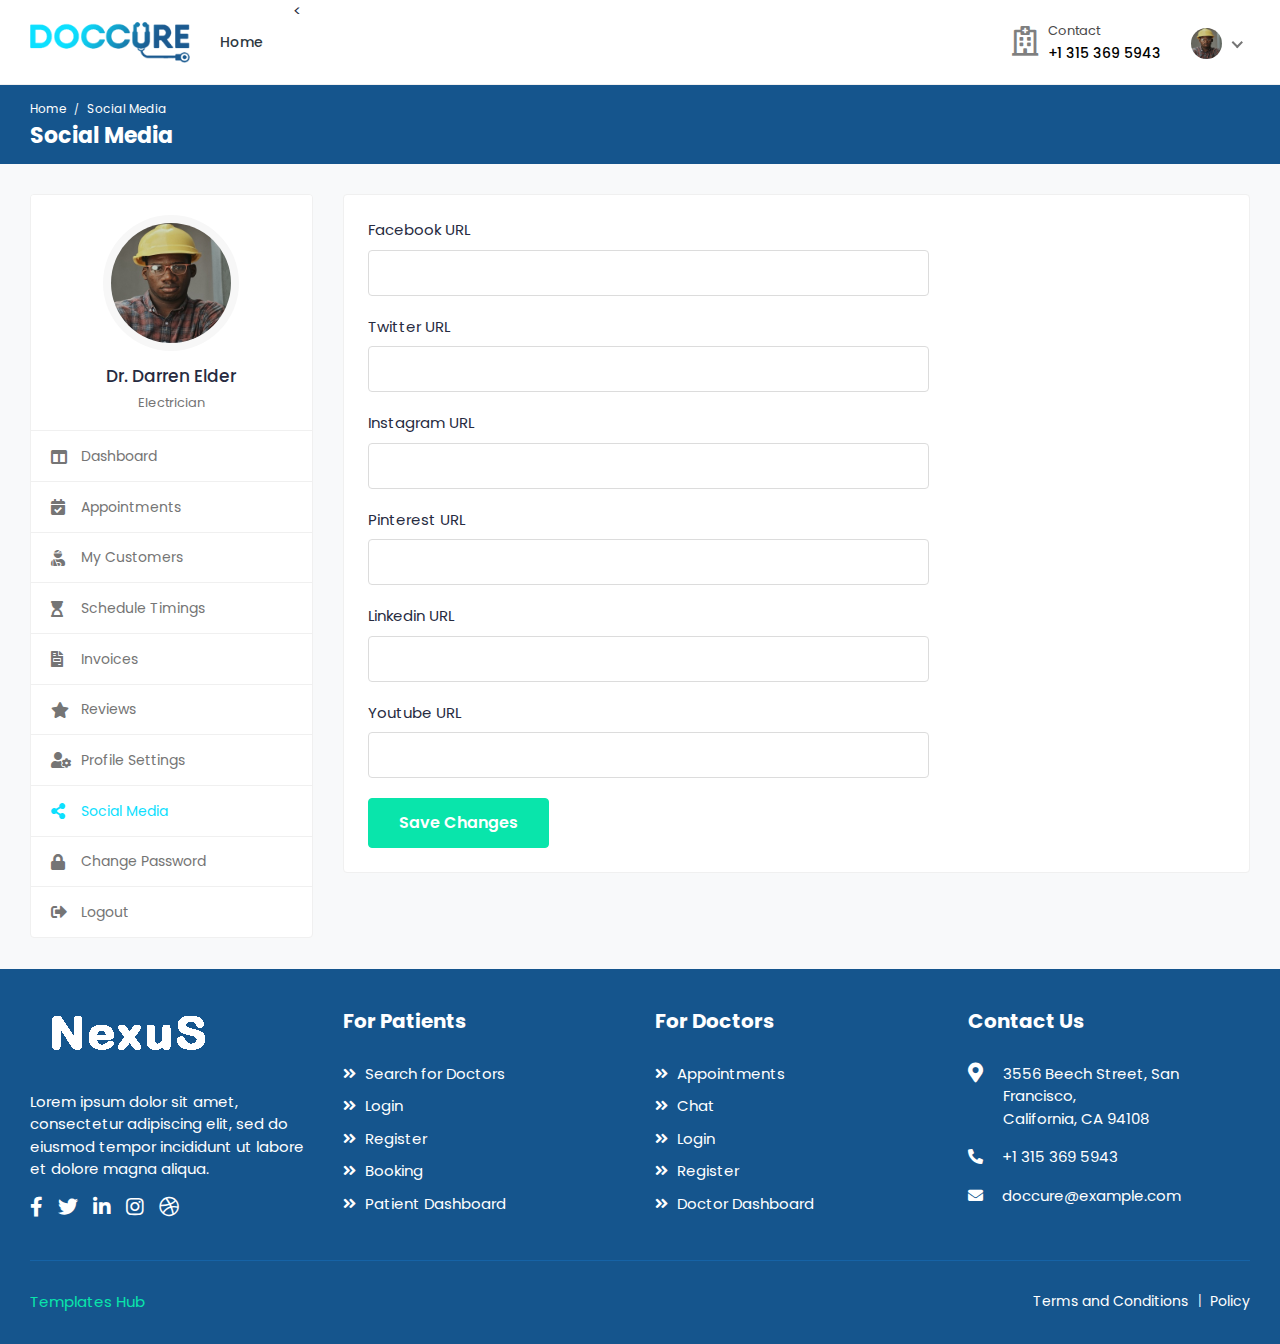
<file: social-media.html>
<!DOCTYPE html> 
<html lang="en">
	
<!-- doccure/social-media.html  30 Nov 2019 04:12:36 GMT -->
<head>
		<meta charset="utf-8">
		<title>Doccure</title>
		<meta name="viewport" content="width=device-width, initial-scale=1.0, user-scalable=0">
		
		<!-- Favicons -->
		<link href="assets/img/favicon.png" rel="icon">
		
		<!-- Bootstrap CSS -->
		<link rel="stylesheet" href="assets/css/bootstrap.min.css">
		
		<!-- Fontawesome CSS -->
		<link rel="stylesheet" href="assets/plugins/fontawesome/css/fontawesome.min.css">
		<link rel="stylesheet" href="assets/plugins/fontawesome/css/all.min.css">
		
		<!-- Main CSS -->
		<link rel="stylesheet" href="assets/css/style.css">
		
		<!-- HTML5 shim and Respond.js IE8 support of HTML5 elements and media queries -->
		<!--[if lt IE 9]>
			<script src="assets/js/html5shiv.min.js"></script>
			<script src="assets/js/respond.min.js"></script>
		<![endif]-->
	
	</head>
	<body>

		<!-- Main Wrapper -->
		<div class="main-wrapper">
		
			<!-- Header -->
			<header class="header">
				<nav class="navbar navbar-expand-lg header-nav">
					<div class="navbar-header">
						<a id="mobile_btn" href="javascript:void(0);">
							<span class="bar-icon">
								<span></span>
								<span></span>
								<span></span>
							</span>
						</a>
						<a href="index-2.html" class="navbar-brand logo">
							<img src="assets/img/logo.png" class="img-fluid" alt="Logo">
						</a>
					</div>
					<div class="main-menu-wrapper">
						<div class="menu-header">
							<a href="index-2.html" class="menu-logo">
								<img src="assets/img/logo.png" class="img-fluid" alt="Logo">
							</a>
							<a id="menu_close" class="menu-close" href="javascript:void(0);">
								<i class="fas fa-times"></i>
							</a>
						</div>
						<ul class="main-nav">
							<li>
								<a href="index-2.html">Home</a>
							</li>
							<
							<li class="login-link">
								<a href="login.html">Login / Signup</a>
							</li>
						</ul>
					</div>		 
					<ul class="nav header-navbar-rht">
						<li class="nav-item contact-item">
							<div class="header-contact-img">
								<i class="far fa-hospital"></i>							
							</div>
							<div class="header-contact-detail">
								<p class="contact-header">Contact</p>
								<p class="contact-info-header"> +1 315 369 5943</p>
							</div>
						</li>
						
						<!-- User Menu -->
						<li class="nav-item dropdown has-arrow logged-item">
							<a href="#" class="dropdown-toggle nav-link" data-toggle="dropdown">
								<span class="user-img">
									<img class="rounded-circle" src="assets/img/doctors/electrician-thumb-02.jpg" width="31" alt="Darren Elder">
								</span>
							</a>
							<div class="dropdown-menu dropdown-menu-right">
								<div class="user-header">
									<div class="avatar avatar-sm">
										<img src="assets/img/doctors/electrician-thumb-02.jpg" alt="User Image" class="avatar-img rounded-circle">
									</div>
									<div class="user-text">
										<h6>Darren Elder</h6>
										<p class="text-muted mb-0">Electrician</p>
									</div>
								</div>
								<a class="dropdown-item" href="doctor-dashboard.html">Dashboard</a>
								<a class="dropdown-item" href="doctor-profile-settings.html">Profile Settings</a>
								<a class="dropdown-item" href="login.html">Logout</a>
							</div>
						</li>
						<!-- /User Menu -->
						
					</ul>
				</nav>
			</header>
			<!-- /Header -->
			
			<!-- Breadcrumb -->
			<div class="breadcrumb-bar">
				<div class="container-fluid">
					<div class="row align-items-center">
						<div class="col-md-12 col-12">
							<nav aria-label="breadcrumb" class="page-breadcrumb">
								<ol class="breadcrumb">
									<li class="breadcrumb-item"><a href="index-2.html">Home</a></li>
									<li class="breadcrumb-item active" aria-current="page">Social Media</li>
								</ol>
							</nav>
							<h2 class="breadcrumb-title">Social Media</h2>
						</div>
					</div>
				</div>
			</div>
			<!-- /Breadcrumb -->
			
			<!-- Page Content -->
			<div class="content">
				<div class="container-fluid">

					<div class="row">
						<div class="col-md-5 col-lg-4 col-xl-3 theiaStickySidebar">
						
							<!-- Profile Sidebar -->
							<div class="profile-sidebar">
								<div class="widget-profile pro-widget-content">
									<div class="profile-info-widget">
										<a href="#" class="booking-doc-img">
											<img src="assets/img/doctors/electrician-thumb-02.jpg" alt="User Image">
										</a>
										<div class="profile-det-info">
											<h3>Dr. Darren Elder</h3>
											
											<div class="patient-details">
												<h5 class="mb-0">Electrician</h5>
											</div>
										</div>
									</div>
								</div>
								<div class="dashboard-widget">
									<nav class="dashboard-menu">
										<ul>
											<li>
												<a href="doctor-dashboard.html">
													<i class="fas fa-columns"></i>
													<span>Dashboard</span>
												</a>
											</li>
											<li>
												<a href="appointments.html">
													<i class="fas fa-calendar-check"></i>
													<span>Appointments</span>
												</a>
											</li>
											<li>
												<a href="my-patients.html">
													<i class="fas fa-user-injured"></i>
													<span>My Customers</span>
												</a>
											</li>
											<li>
												<a href="schedule-timings.html">
													<i class="fas fa-hourglass-start"></i>
													<span>Schedule Timings</span>
												</a>
											</li>
											<li>
												<a href="invoices.html">
													<i class="fas fa-file-invoice"></i>
													<span>Invoices</span>
												</a>
											</li>
											<li>
												<a href="reviews.html">
													<i class="fas fa-star"></i>
													<span>Reviews</span>
												</a>
											</li>
											
											<li>
												<a href="doctor-profile-settings.html">
													<i class="fas fa-user-cog"></i>
													<span>Profile Settings</span>
												</a>
											</li>
											<li class="active">
												<a href="social-media.html">
													<i class="fas fa-share-alt"></i>
													<span>Social Media</span>
												</a>
											</li>
											<li>
												<a href="doctor-change-password.html">
													<i class="fas fa-lock"></i>
													<span>Change Password</span>
												</a>
											</li>
											<li>
												<a href="index.html">
													<i class="fas fa-sign-out-alt"></i>
													<span>Logout</span>
												</a>
											</li>
										</ul>
									</nav>
								</div>
							</div>
							<!-- /Profile Sidebar -->
							
						</div>
						
						<div class="col-md-7 col-lg-8 col-xl-9">
							<div class="card">
								<div class="card-body">
								
									<!-- Social Form -->
									<form>                                                                                           
										<div class="row">
											<div class="col-md-12 col-lg-8">
												<div class="form-group">
													<label>Facebook URL</label>
													<input type="text" class="form-control">
												</div>
											</div>
										</div>
										<div class="row">
											<div class="col-md-12 col-lg-8">
												<div class="form-group">
													<label>Twitter URL</label>
													<input type="text" class="form-control">
												</div>
											</div>
										</div>
										<div class="row">
											<div class="col-md-12 col-lg-8">
												<div class="form-group">
													<label>Instagram URL</label>
													<input type="text" class="form-control">
												</div>
											</div>
										</div>
										<div class="row">
											<div class="col-md-12 col-lg-8">
												<div class="form-group">
													<label>Pinterest URL</label>
													<input type="text" class="form-control">
												</div>
											</div>
										</div>
										<div class="row">
											<div class="col-md-12 col-lg-8">
												<div class="form-group">
													<label>Linkedin URL</label>
													<input type="text" class="form-control">
												</div>
											</div>
										</div>
										<div class="row">
											<div class="col-md-12 col-lg-8">
												<div class="form-group">
													<label>Youtube URL</label>
													<input type="text" class="form-control">
												</div>
											</div>
										</div>
										<div class="submit-section">
											<button type="submit" class="btn btn-primary submit-btn">Save Changes</button>
										</div>
									</form>
									<!-- /Social Form -->
									
								</div>
							</div>
						</div>
					</div>

				</div>

			</div>		
			<!-- /Page Content -->
   
			<!-- Footer -->
			<footer class="footer">
				
				<!-- Footer Top -->
				<div class="footer-top">
					<div class="container-fluid">
						<div class="row">
							<div class="col-lg-3 col-md-6">
							
								<!-- Footer Widget -->
								<div class="footer-widget footer-about">
									<div class="footer-logo">
										<img src="assets/img/footer-logo.png" alt="logo">
									</div>
									<div class="footer-about-content">
										<p>Lorem ipsum dolor sit amet, consectetur adipiscing elit, sed do eiusmod tempor incididunt ut labore et dolore magna aliqua. </p>
										<div class="social-icon">
											<ul>
												<li>
													<a href="#" target="_blank"><i class="fab fa-facebook-f"></i> </a>
												</li>
												<li>
													<a href="#" target="_blank"><i class="fab fa-twitter"></i> </a>
												</li>
												<li>
													<a href="#" target="_blank"><i class="fab fa-linkedin-in"></i></a>
												</li>
												<li>
													<a href="#" target="_blank"><i class="fab fa-instagram"></i></a>
												</li>
												<li>
													<a href="#" target="_blank"><i class="fab fa-dribbble"></i> </a>
												</li>
											</ul>
										</div>
									</div>
								</div>
								<!-- /Footer Widget -->
								
							</div>
							
							<div class="col-lg-3 col-md-6">
							
								<!-- Footer Widget -->
								<div class="footer-widget footer-menu">
									<h2 class="footer-title">For Patients</h2>
									<ul>
										<li><a href="search.html"><i class="fas fa-angle-double-right"></i> Search for Doctors</a></li>
										<li><a href="login.html"><i class="fas fa-angle-double-right"></i> Login</a></li>
										<li><a href="register.html"><i class="fas fa-angle-double-right"></i> Register</a></li>
										<li><a href="booking.html"><i class="fas fa-angle-double-right"></i> Booking</a></li>
										<li><a href="patient-dashboard.html"><i class="fas fa-angle-double-right"></i> Patient Dashboard</a></li>
									</ul>
								</div>
								<!-- /Footer Widget -->
								
							</div>
							
							<div class="col-lg-3 col-md-6">
							
								<!-- Footer Widget -->
								<div class="footer-widget footer-menu">
									<h2 class="footer-title">For Doctors</h2>
									<ul>
										<li><a href="appointments.html"><i class="fas fa-angle-double-right"></i> Appointments</a></li>
										<li><a href="chat.html"><i class="fas fa-angle-double-right"></i> Chat</a></li>
										<li><a href="login.html"><i class="fas fa-angle-double-right"></i> Login</a></li>
										<li><a href="doctor-register.html"><i class="fas fa-angle-double-right"></i> Register</a></li>
										<li><a href="doctor-dashboard.html"><i class="fas fa-angle-double-right"></i> Doctor Dashboard</a></li>
									</ul>
								</div>
								<!-- /Footer Widget -->
								
							</div>
							
							<div class="col-lg-3 col-md-6">
							
								<!-- Footer Widget -->
								<div class="footer-widget footer-contact">
									<h2 class="footer-title">Contact Us</h2>
									<div class="footer-contact-info">
										<div class="footer-address">
											<span><i class="fas fa-map-marker-alt"></i></span>
											<p> 3556  Beech Street, San Francisco,<br> California, CA 94108 </p>
										</div>
										<p>
											<i class="fas fa-phone-alt"></i>
											+1 315 369 5943
										</p>
										<p class="mb-0">
											<i class="fas fa-envelope"></i>
											doccure@example.com
										</p>
									</div>
								</div>
								<!-- /Footer Widget -->
								
							</div>
							
						</div>
					</div>
				</div>
				<!-- /Footer Top -->
				
				<!-- Footer Bottom -->
                <div class="footer-bottom">
					<div class="container-fluid">
					
						<!-- Copyright -->
						<div class="copyright">
							<div class="row">
								<div class="col-md-6 col-lg-6">
									<div class="copyright-text">
										<p class="mb-0"><a href="templateshub.net">Templates Hub</a></p>
									</div>
								</div>
								<div class="col-md-6 col-lg-6">
								
									<!-- Copyright Menu -->
									<div class="copyright-menu">
										<ul class="policy-menu">
											<li><a href="term-condition.html">Terms and Conditions</a></li>
											<li><a href="privacy-policy.html">Policy</a></li>
										</ul>
									</div>
									<!-- /Copyright Menu -->
									
								</div>
							</div>
						</div>
						<!-- /Copyright -->
						
					</div>
				</div>
				<!-- /Footer Bottom -->
				
			</footer>
			<!-- /Footer -->
		   
		</div>
		<!-- /Main Wrapper -->
	  
		<!-- jQuery -->
		<script src="assets/js/jquery.min.js"></script>
		
		<!-- Bootstrap Core JS -->
		<script src="assets/js/popper.min.js"></script>
		<script src="assets/js/bootstrap.min.js"></script>
		
		<!-- Sticky Sidebar JS -->
        <script src="assets/plugins/theia-sticky-sidebar/ResizeSensor.js"></script>
        <script src="assets/plugins/theia-sticky-sidebar/theia-sticky-sidebar.js"></script>
		
		<!-- Custom JS -->
		<script src="assets/js/script.js"></script>
		
	</body>

<!-- doccure/social-media.html  30 Nov 2019 04:12:36 GMT -->
</html>
</file>
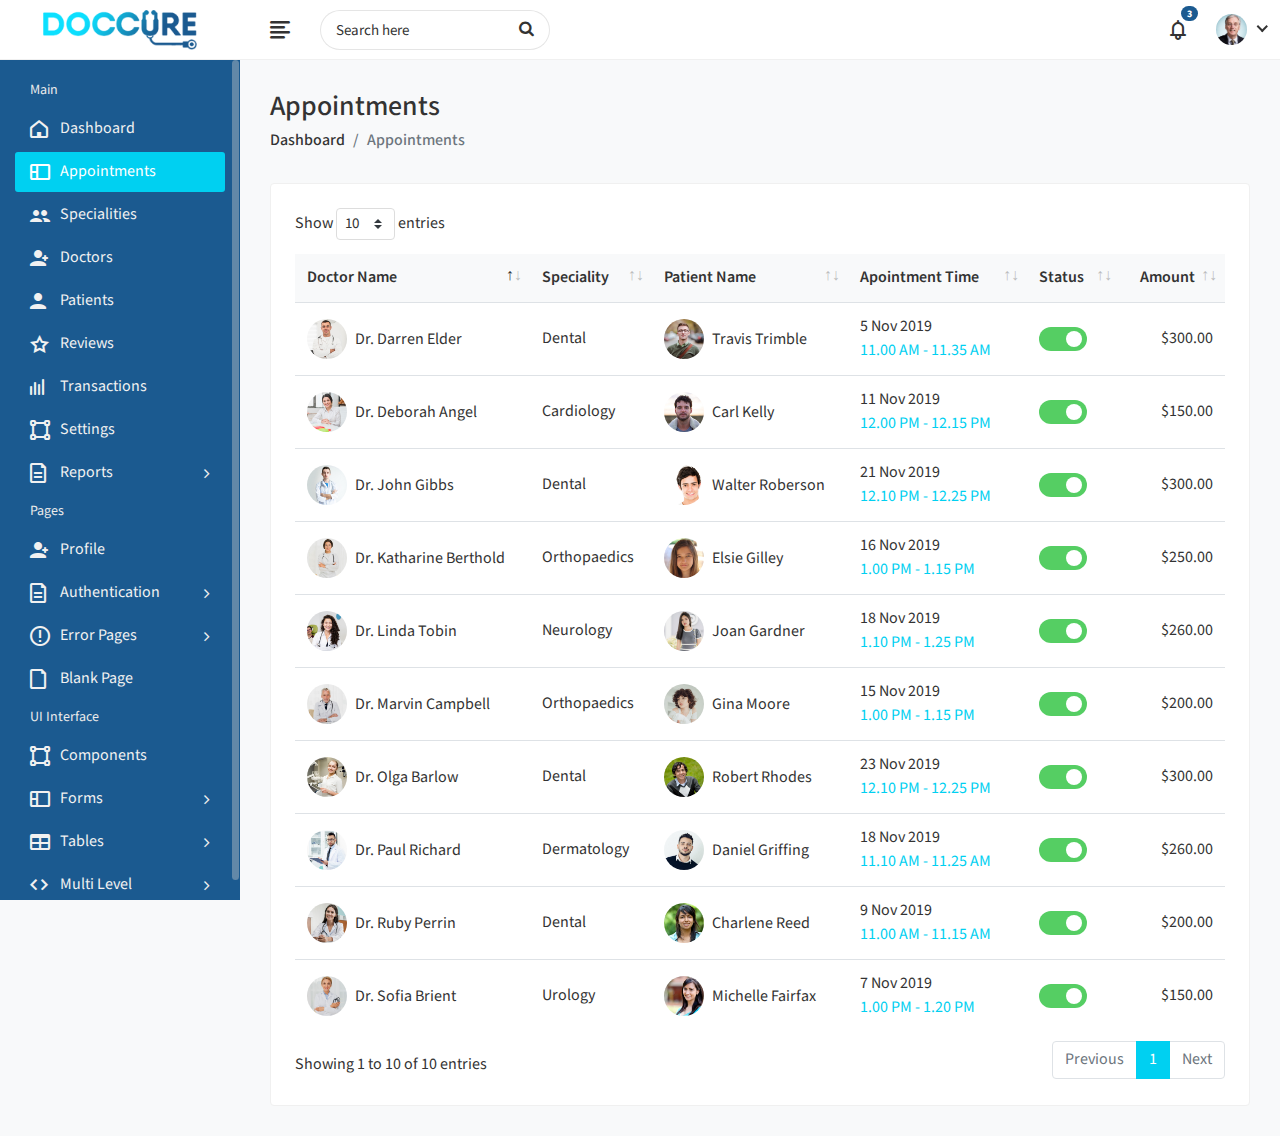
<file: admin/appointment-list.html>
<!DOCTYPE html>
<html lang="en">
    
<!-- Mirrored from dreamguys.co.in/demo/doccure/admin/appointment-list.html by HTTrack Website Copier/3.x [XR&CO'2014], Sat, 30 Nov 2019 04:12:46 GMT -->
<head>
        <meta charset="utf-8">
        <meta name="viewport" content="width=device-width, initial-scale=1.0, user-scalable=0">
        <title>Doccure - Appointment List Page</title>
		
		<!-- Favicon -->
        <link rel="shortcut icon" type="image/x-icon" href="assets/img/favicon.png">
		
		<!-- Bootstrap CSS -->
        <link rel="stylesheet" href="assets/css/bootstrap.min.css">
		
		<!-- Fontawesome CSS -->
        <link rel="stylesheet" href="assets/css/font-awesome.min.css">
		
		<!-- Feathericon CSS -->
        <link rel="stylesheet" href="assets/css/feathericon.min.css">
		
		<!-- Datatables CSS -->
		<link rel="stylesheet" href="assets/plugins/datatables/datatables.min.css">
		
		<!-- Main CSS -->
        <link rel="stylesheet" href="assets/css/style.css">
		
		<!--[if lt IE 9]>
			<script src="assets/js/html5shiv.min.js"></script>
			<script src="assets/js/respond.min.js"></script>
		<![endif]-->
    </head>
    <body>
	
		<!-- Main Wrapper -->
        <div class="main-wrapper">
		
			<!-- Header -->
            <div class="header">
			
				<!-- Logo -->
                <div class="header-left">
                    <a href="index.html" class="logo">
						<img src="assets/img/logo.png" alt="Logo">
					</a>
					<a href="index.html" class="logo logo-small">
						<img src="assets/img/logo-small.png" alt="Logo" width="30" height="30">
					</a>
                </div>
				<!-- /Logo -->
				
				<a href="javascript:void(0);" id="toggle_btn">
					<i class="fe fe-text-align-left"></i>
				</a>
				
				<div class="top-nav-search">
					<form>
						<input type="text" class="form-control" placeholder="Search here">
						<button class="btn" type="submit"><i class="fa fa-search"></i></button>
					</form>
				</div>
				
				<!-- Mobile Menu Toggle -->
				<a class="mobile_btn" id="mobile_btn">
					<i class="fa fa-bars"></i>
				</a>
				<!-- /Mobile Menu Toggle -->
				
				<!-- Header Right Menu -->
				<ul class="nav user-menu">
					
					<!-- Notifications -->
					<li class="nav-item dropdown noti-dropdown">
						<a href="#" class="dropdown-toggle nav-link" data-toggle="dropdown">
							<i class="fe fe-bell"></i> <span class="badge badge-pill">3</span>
						</a>
						<div class="dropdown-menu notifications">
							<div class="topnav-dropdown-header">
								<span class="notification-title">Notifications</span>
								<a href="javascript:void(0)" class="clear-noti"> Clear All </a>
							</div>
							<div class="noti-content">
								<ul class="notification-list">
									<li class="notification-message">
										<a href="#">
											<div class="media">
												<span class="avatar avatar-sm">
													<img class="avatar-img rounded-circle" alt="User Image" src="assets/img/doctors/doctor-thumb-01.jpg">
												</span>
												<div class="media-body">
													<p class="noti-details"><span class="noti-title">Dr. Ruby Perrin</span> Schedule <span class="noti-title">her appointment</span></p>
													<p class="noti-time"><span class="notification-time">4 mins ago</span></p>
												</div>
											</div>
										</a>
									</li>
									<li class="notification-message">
										<a href="#">
											<div class="media">
												<span class="avatar avatar-sm">
													<img class="avatar-img rounded-circle" alt="User Image" src="assets/img/patients/patient1.jpg">
												</span>
												<div class="media-body">
													<p class="noti-details"><span class="noti-title">Charlene Reed</span> has booked her appointment to <span class="noti-title">Dr. Ruby Perrin</span></p>
													<p class="noti-time"><span class="notification-time">6 mins ago</span></p>
												</div>
											</div>
										</a>
									</li>
									<li class="notification-message">
										<a href="#">
											<div class="media">
												<span class="avatar avatar-sm">
													<img class="avatar-img rounded-circle" alt="User Image" src="assets/img/patients/patient2.jpg">
												</span>
												<div class="media-body">
												<p class="noti-details"><span class="noti-title">Travis Trimble</span> sent a amount of $210 for his <span class="noti-title">appointment</span></p>
												<p class="noti-time"><span class="notification-time">8 mins ago</span></p>
												</div>
											</div>
										</a>
									</li>
									<li class="notification-message">
										<a href="#">
											<div class="media">
												<span class="avatar avatar-sm">
													<img class="avatar-img rounded-circle" alt="User Image" src="assets/img/patients/patient3.jpg">
												</span>
												<div class="media-body">
													<p class="noti-details"><span class="noti-title">Carl Kelly</span> send a message <span class="noti-title"> to his doctor</span></p>
													<p class="noti-time"><span class="notification-time">12 mins ago</span></p>
												</div>
											</div>
										</a>
									</li>
								</ul>
							</div>
							<div class="topnav-dropdown-footer">
								<a href="#">View all Notifications</a>
							</div>
						</div>
					</li>
					<!-- /Notifications -->
					
					<!-- User Menu -->
					<li class="nav-item dropdown has-arrow">
						<a href="#" class="dropdown-toggle nav-link" data-toggle="dropdown">
							<span class="user-img"><img class="rounded-circle" src="assets/img/profiles/avatar-01.jpg" width="31" alt="Ryan Taylor"></span>
						</a>
						<div class="dropdown-menu">
							<div class="user-header">
								<div class="avatar avatar-sm">
									<img src="assets/img/profiles/avatar-01.jpg" alt="User Image" class="avatar-img rounded-circle">
								</div>
								<div class="user-text">
									<h6>Ryan Taylor</h6>
									<p class="text-muted mb-0">Administrator</p>
								</div>
							</div>
							<a class="dropdown-item" href="profile.html">My Profile</a>
							<a class="dropdown-item" href="settings.html">Settings</a>
							<a class="dropdown-item" href="login.html">Logout</a>
						</div>
					</li>
					<!-- /User Menu -->
					
				</ul>
				<!-- /Header Right Menu -->
				
            </div>
			<!-- /Header -->
			
			<!-- Sidebar -->
            <div class="sidebar" id="sidebar">
                <div class="sidebar-inner slimscroll">
					<div id="sidebar-menu" class="sidebar-menu">
						<ul>
							<li class="menu-title"> 
								<span>Main</span>
							</li>
							<li> 
								<a href="index.html"><i class="fe fe-home"></i> <span>Dashboard</span></a>
							</li>
							<li class="active"> 
								<a href="appointment-list.html"><i class="fe fe-layout"></i> <span>Appointments</span></a>
							</li>
							<li> 
								<a href="specialities.html"><i class="fe fe-users"></i> <span>Specialities</span></a>
							</li>
							<li> 
								<a href="doctor-list.html"><i class="fe fe-user-plus"></i> <span>Doctors</span></a>
							</li>
							<li> 
								<a href="patient-list.html"><i class="fe fe-user"></i> <span>Patients</span></a>
							</li>
							<li> 
								<a href="reviews.html"><i class="fe fe-star-o"></i> <span>Reviews</span></a>
							</li>
							<li> 
								<a href="transactions-list.html"><i class="fe fe-activity"></i> <span>Transactions</span></a>
							</li>
							<li> 
								<a href="settings.html"><i class="fe fe-vector"></i> <span>Settings</span></a>
							</li>
							<li class="submenu">
								<a href="#"><i class="fe fe-document"></i> <span> Reports</span> <span class="menu-arrow"></span></a>
								<ul style="display: none;">
									<li><a href="invoice-report.html">Invoice Reports</a></li>
								</ul>
							</li>
							<li class="menu-title"> 
								<span>Pages</span>
							</li>
							<li> 
								<a href="profile.html"><i class="fe fe-user-plus"></i> <span>Profile</span></a>
							</li>
							<li class="submenu">
								<a href="#"><i class="fe fe-document"></i> <span> Authentication </span> <span class="menu-arrow"></span></a>
								<ul style="display: none;">
									<li><a href="login.html"> Login </a></li>
									<li><a href="register.html"> Register </a></li>
									<li><a href="forgot-password.html"> Forgot Password </a></li>
									<li><a href="lock-screen.html"> Lock Screen </a></li>
								</ul>
							</li>
							<li class="submenu">
								<a href="#"><i class="fe fe-warning"></i> <span> Error Pages </span> <span class="menu-arrow"></span></a>
								<ul style="display: none;">
									<li><a href="error-404.html">404 Error </a></li>
									<li><a href="error-500.html">500 Error </a></li>
								</ul>
							</li>
							<li> 
								<a href="blank-page.html"><i class="fe fe-file"></i> <span>Blank Page</span></a>
							</li>
							<li class="menu-title"> 
								<span>UI Interface</span>
							</li>
							<li> 
								<a href="components.html"><i class="fe fe-vector"></i> <span>Components</span></a>
							</li>
							<li class="submenu">
								<a href="#"><i class="fe fe-layout"></i> <span> Forms </span> <span class="menu-arrow"></span></a>
								<ul style="display: none;">
									<li><a href="form-basic-inputs.html">Basic Inputs </a></li>
									<li><a href="form-input-groups.html">Input Groups </a></li>
									<li><a href="form-horizontal.html">Horizontal Form </a></li>
									<li><a href="form-vertical.html"> Vertical Form </a></li>
									<li><a href="form-mask.html"> Form Mask </a></li>
									<li><a href="form-validation.html"> Form Validation </a></li>
								</ul>
							</li>
							<li class="submenu">
								<a href="#"><i class="fe fe-table"></i> <span> Tables </span> <span class="menu-arrow"></span></a>
								<ul style="display: none;">
									<li><a href="tables-basic.html">Basic Tables </a></li>
									<li><a href="data-tables.html">Data Table </a></li>
								</ul>
							</li>
							<li class="submenu">
								<a href="javascript:void(0);"><i class="fe fe-code"></i> <span>Multi Level</span> <span class="menu-arrow"></span></a>
								<ul style="display: none;">
									<li class="submenu">
										<a href="javascript:void(0);"> <span>Level 1</span> <span class="menu-arrow"></span></a>
										<ul style="display: none;">
											<li><a href="javascript:void(0);"><span>Level 2</span></a></li>
											<li class="submenu">
												<a href="javascript:void(0);"> <span> Level 2</span> <span class="menu-arrow"></span></a>
												<ul style="display: none;">
													<li><a href="javascript:void(0);">Level 3</a></li>
													<li><a href="javascript:void(0);">Level 3</a></li>
												</ul>
											</li>
											<li><a href="javascript:void(0);"> <span>Level 2</span></a></li>
										</ul>
									</li>
									<li>
										<a href="javascript:void(0);"> <span>Level 1</span></a>
									</li>
								</ul>
							</li>
						</ul>
					</div>
                </div>
            </div>
			<!-- /Sidebar -->
			
			<!-- Page Wrapper -->
            <div class="page-wrapper">
                <div class="content container-fluid">
				
					<!-- Page Header -->
					<div class="page-header">
						<div class="row">
							<div class="col-sm-12">
								<h3 class="page-title">Appointments</h3>
								<ul class="breadcrumb">
									<li class="breadcrumb-item"><a href="index.html">Dashboard</a></li>
									<li class="breadcrumb-item active">Appointments</li>
								</ul>
							</div>
						</div>
					</div>
					<!-- /Page Header -->
					<div class="row">
						<div class="col-md-12">
						
							<!-- Recent Orders -->
							<div class="card">
								<div class="card-body">
									<div class="table-responsive">
										<table class="datatable table table-hover table-center mb-0">
											<thead>
												<tr>
													<th>Doctor Name</th>
													<th>Speciality</th>
													<th>Patient Name</th>
													<th>Apointment Time</th>
													<th>Status</th>
													<th class="text-right">Amount</th>
												</tr>
											</thead>
											<tbody>
												<tr>
													<td>
														<h2 class="table-avatar">
															<a href="profile.html" class="avatar avatar-sm mr-2"><img class="avatar-img rounded-circle" src="assets/img/doctors/doctor-thumb-01.jpg" alt="User Image"></a>
															<a href="profile.html">Dr. Ruby Perrin</a>
														</h2>
													</td>
													<td>Dental</td>
													<td>
														<h2 class="table-avatar">
															<a href="profile.html" class="avatar avatar-sm mr-2"><img class="avatar-img rounded-circle" src="assets/img/patients/patient1.jpg" alt="User Image"></a>
															<a href="profile.html">Charlene Reed </a>
														</h2>
													</td>
													<td>9 Nov 2019 <span class="text-primary d-block">11.00 AM - 11.15 AM</span></td>
													<td>
														<div class="status-toggle">
															<input type="checkbox" id="status_1" class="check" checked>
															<label for="status_1" class="checktoggle">checkbox</label>
														</div>
													</td>
													<td class="text-right">
														$200.00
													</td>
												</tr>
												<tr>
													<td>
														<h2 class="table-avatar">
															<a href="profile.html" class="avatar avatar-sm mr-2"><img class="avatar-img rounded-circle" src="assets/img/doctors/doctor-thumb-02.jpg" alt="User Image"></a>
															<a href="profile.html">Dr. Darren Elder</a>
														</h2>
													</td>
													<td>Dental</td>
													<td>
														<h2 class="table-avatar">
															<a href="profile.html" class="avatar avatar-sm mr-2"><img class="avatar-img rounded-circle" src="assets/img/patients/patient2.jpg" alt="User Image"></a>
															<a href="profile.html">Travis Trimble </a>
														</h2>
													</td>
													
													<td>5 Nov 2019 <span class="text-primary d-block">11.00 AM - 11.35 AM</span></td>
													<td>
														<div class="status-toggle">
															<input type="checkbox" id="status_2" class="check" checked>
															<label for="status_2" class="checktoggle">checkbox</label>
														</div>
													</td>
													<td class="text-right">
														$300.00
													</td>
												</tr>
												<tr>
													<td>
														<h2 class="table-avatar">
															<a href="profile.html" class="avatar avatar-sm mr-2"><img class="avatar-img rounded-circle" src="assets/img/doctors/doctor-thumb-03.jpg" alt="User Image"></a>
															<a href="profile.html">Dr. Deborah Angel</a>
														</h2>
													</td>
													<td>Cardiology</td>
													<td>
														<h2 class="table-avatar">
															<a href="profile.html" class="avatar avatar-sm mr-2"><img class="avatar-img rounded-circle" src="assets/img/patients/patient3.jpg" alt="User Image"></a>
															<a href="profile.html">Carl Kelly</a>
														</h2>
													</td>
													<td>11 Nov 2019 <span class="text-primary d-block">12.00 PM - 12.15 PM</span></td>
													<td>
														<div class="status-toggle">
															<input type="checkbox" id="status_3" class="check" checked>
															<label for="status_3" class="checktoggle">checkbox</label>
														</div>
													</td>
													<td class="text-right">
														$150.00
													</td>
												</tr>
												<tr>
													<td>
														<h2 class="table-avatar">
															<a href="profile.html" class="avatar avatar-sm mr-2"><img class="avatar-img rounded-circle" src="assets/img/doctors/doctor-thumb-04.jpg" alt="User Image"></a>
															<a href="profile.html">Dr. Sofia Brient</a>
														</h2>
													</td>
													<td>Urology</td>
													<td>
														<h2 class="table-avatar">
															<a href="profile.html" class="avatar avatar-sm mr-2"><img class="avatar-img rounded-circle" src="assets/img/patients/patient4.jpg" alt="User Image"></a>
															<a href="profile.html"> Michelle Fairfax</a>
														</h2>
													</td>
													<td>7 Nov 2019 <span class="text-primary d-block">1.00 PM - 1.20 PM</span></td>
													<td>
														<div class="status-toggle">
															<input type="checkbox" id="status_4" class="check" checked>
															<label for="status_4" class="checktoggle">checkbox</label>
														</div>
													</td>
													<td class="text-right">
														$150.00
													</td>
												</tr>
												<tr>
													<td>
														<h2 class="table-avatar">
															<a href="profile.html" class="avatar avatar-sm mr-2"><img class="avatar-img rounded-circle" src="assets/img/doctors/doctor-thumb-05.jpg" alt="User Image"></a>
															<a href="profile.html">Dr. Marvin Campbell</a>
														</h2>
													</td>
													<td>Orthopaedics</td>
													<td>
														<h2 class="table-avatar">
															<a href="profile.html" class="avatar avatar-sm mr-2"><img class="avatar-img rounded-circle" src="assets/img/patients/patient5.jpg" alt="User Image"></a>
															<a href="profile.html">Gina Moore</a>
														</h2>
													</td>
													
													<td>15 Nov 2019 <span class="text-primary d-block">1.00 PM - 1.15 PM</span></td>
													<td>
														<div class="status-toggle">
															<input type="checkbox" id="status_5" class="check" checked>
															<label for="status_5" class="checktoggle">checkbox</label>
														</div>
													</td>
													<td class="text-right">
														$200.00
													</td>
												</tr>
												<tr>
													<td>
														<h2 class="table-avatar">
															<a href="profile.html" class="avatar avatar-sm mr-2"><img class="avatar-img rounded-circle" src="assets/img/doctors/doctor-thumb-06.jpg" alt="User Image"></a>
															<a href="profile.html">Dr. Katharine Berthold</a>
														</h2>
													</td>
													<td>Orthopaedics</td>
													<td>
														<h2 class="table-avatar">
															<a href="profile.html" class="avatar avatar-sm mr-2"><img class="avatar-img rounded-circle" src="assets/img/patients/patient6.jpg" alt="User Image"></a>
															<a href="profile.html">Elsie Gilley</a>
														</h2>
													</td>
													
													<td>16 Nov 2019 <span class="text-primary d-block">1.00 PM - 1.15 PM</span></td>
													<td>
														<div class="status-toggle">
															<input type="checkbox" id="status_5" class="check" checked>
															<label for="status_5" class="checktoggle">checkbox</label>
														</div>
													</td>
													<td class="text-right">
														$250.00
													</td>
												</tr>
												<tr>
													<td>
														<h2 class="table-avatar">
															<a href="profile.html" class="avatar avatar-sm mr-2"><img class="avatar-img rounded-circle" src="assets/img/doctors/doctor-thumb-07.jpg" alt="User Image"></a>
															<a href="profile.html">Dr. Linda Tobin</a>
														</h2>
													</td>
													<td>Neurology</td>
													<td>
														<h2 class="table-avatar">
															<a href="profile.html" class="avatar avatar-sm mr-2"><img class="avatar-img rounded-circle" src="assets/img/patients/patient7.jpg" alt="User Image"></a>
															<a href="profile.html">Joan Gardner</a>
														</h2>
													</td>
													
													<td>18 Nov 2019 <span class="text-primary d-block">1.10 PM - 1.25 PM</span></td>
													<td>
														<div class="status-toggle">
															<input type="checkbox" id="status_5" class="check" checked>
															<label for="status_5" class="checktoggle">checkbox</label>
														</div>
													</td>
													<td class="text-right">
														$260.00
													</td>
												</tr>
												<tr>
													<td>
														<h2 class="table-avatar">
															<a href="profile.html" class="avatar avatar-sm mr-2"><img class="avatar-img rounded-circle" src="assets/img/doctors/doctor-thumb-08.jpg" alt="User Image"></a>
															<a href="profile.html">Dr. Paul Richard</a>
														</h2>
													</td>
													<td>Dermatology</td>
													<td>
														<h2 class="table-avatar">
															<a href="profile.html" class="avatar avatar-sm mr-2"><img class="avatar-img rounded-circle" src="assets/img/patients/patient8.jpg" alt="User Image"></a>
															<a href="profile.html"> Daniel Griffing</a>
														</h2>
													</td>
													
													<td>18 Nov 2019 <span class="text-primary d-block">11.10 AM - 11.25 AM</span></td>
													<td>
														<div class="status-toggle">
															<input type="checkbox" id="status_5" class="check" checked>
															<label for="status_5" class="checktoggle">checkbox</label>
														</div>
													</td>
													<td class="text-right">
														$260.00
													</td>
												</tr>
												<tr>
													<td>
														<h2 class="table-avatar">
															<a href="profile.html" class="avatar avatar-sm mr-2"><img class="avatar-img rounded-circle" src="assets/img/doctors/doctor-thumb-09.jpg" alt="User Image"></a>
															<a href="profile.html">Dr. John Gibbs</a>
														</h2>
													</td>
													<td>Dental</td>
													<td>
														<h2 class="table-avatar">
															<a href="profile.html" class="avatar avatar-sm mr-2"><img class="avatar-img rounded-circle" src="assets/img/patients/patient9.jpg" alt="User Image"></a>
															<a href="profile.html">Walter Roberson</a>
														</h2>
													</td>
													
													<td>21 Nov 2019 <span class="text-primary d-block">12.10 PM - 12.25 PM</span></td>
													<td>
														<div class="status-toggle">
															<input type="checkbox" id="status_5" class="check" checked>
															<label for="status_5" class="checktoggle">checkbox</label>
														</div>
													</td>
													<td class="text-right">
														$300.00
													</td>
												</tr>
												<tr>
													<td>
														<h2 class="table-avatar">
															<a href="profile.html" class="avatar avatar-sm mr-2"><img class="avatar-img rounded-circle" src="assets/img/doctors/doctor-thumb-10.jpg" alt="User Image"></a>
															<a href="profile.html">Dr. Olga Barlow</a>
														</h2>
													</td>
													<td>Dental</td>
													<td>
														<h2 class="table-avatar">
															<a href="profile.html" class="avatar avatar-sm mr-2"><img class="avatar-img rounded-circle" src="assets/img/patients/patient10.jpg" alt="User Image"></a>
															<a href="profile.html">Robert Rhodes</a>
														</h2>
													</td>
													
													<td>23 Nov 2019 <span class="text-primary d-block">12.10 PM - 12.25 PM</span></td>
													<td>
														<div class="status-toggle">
															<input type="checkbox" id="status_5" class="check" checked>
															<label for="status_5" class="checktoggle">checkbox</label>
														</div>
													</td>
													<td class="text-right">
														$300.00
													</td>
												</tr>
											</tbody>
										</table>
									</div>
								</div>
							</div>
							<!-- /Recent Orders -->
							
						</div>
					</div>
				</div>			
			</div>
			<!-- /Page Wrapper -->
		
        </div>
		<!-- /Main Wrapper -->
		
		<!-- jQuery -->
        <script src="assets/js/jquery-3.2.1.min.js"></script>
		
		<!-- Bootstrap Core JS -->
        <script src="assets/js/popper.min.js"></script>
        <script src="assets/js/bootstrap.min.js"></script>
		
		<!-- Slimscroll JS -->
        <script src="assets/plugins/slimscroll/jquery.slimscroll.min.js"></script>
		
		<!-- Datatables JS -->
		<script src="assets/plugins/datatables/jquery.dataTables.min.js"></script>
		<script src="assets/plugins/datatables/datatables.min.js"></script>
		
		<!-- Custom JS -->
		<script  src="assets/js/script.js"></script>
		
    </body>

<!-- Mirrored from dreamguys.co.in/demo/doccure/admin/appointment-list.html by HTTrack Website Copier/3.x [XR&CO'2014], Sat, 30 Nov 2019 04:12:49 GMT -->
</html>
</file>
<file: assets/css/app.css>
.editstyle1{
    display: flex;
    justify-content: space-around;
}
</file>
<file: admin/assets/plugins/morris/morris.css>
.morris-hover{position:absolute;z-index:1000}.morris-hover.morris-default-style{border-radius:10px;padding:6px;color:#666;background:rgba(255,255,255,0.8);border:solid 2px rgba(230,230,230,0.8);font-family:sans-serif;font-size:12px;text-align:center}.morris-hover.morris-default-style .morris-hover-row-label{font-weight:bold;margin:0.25em 0}
.morris-hover.morris-default-style .morris-hover-point{white-space:nowrap;margin:0.1em 0}
</file>
<file: assets/css/style.css>
/*
Author       : Dreamguys
Template Name: Doccure - Bootstrap Template
Version      : 1.0
*/

/*============================
 [Table of CSS]

1. General
2. Table
3. Bootstrap Classes
4. Avatar
5. Select2
6. Nav Tabs
7. Modal
8. Components
9. Slick Slider
10. Focus Label
11. Header
12. Mobile Menu
13. Footer
14. Login
15. Home
16. Search
17. Doctor Profile
18. Booking
19. Checkout
20. Booking Success
21. Invoice View
22. Schedule Timings
23. Doctor Dashboard
24. Patient Profile
25. Add Billing
26. Chat
27. Doctor Profile Settings
28. Calendar
29. Patient Dashboard
30. Profile Settings
31. Appoitment List
32. Reviews
33. Voice call
34. Video Call
35. Outgoing Call
36. Incoming Call
37. Terms and Conditions
38. Responsive

========================================*/

/*-----------------
	1. General
-----------------------*/

@import url('https://fonts.googleapis.com/css?family=Poppins:300,400,500,700,900');
@font-face {
	font-family: 'Material Icons';
	font-style: normal;
	font-weight: 400;
	src: url(../fonts/MaterialIcons-Regular.eot); /* For IE6-8 */
	src: local('Material Icons'),
	local('MaterialIcons-Regular'),
	url(../fonts/MaterialIcons-Regular.html) format('woff2'),
	url(../fonts/MaterialIcons-Regular.woff) format('woff'),
	url(../fonts/MaterialIcons-Regular.ttf) format('truetype');
}
.material-icons {
	font-family: 'Material Icons';
	font-weight: normal;
	font-style: normal;
	font-size: 24px;
	display: inline-block;
	line-height: 1;
	text-transform: none;
	letter-spacing: normal;
	word-wrap: normal;
	white-space: nowrap;
	direction: ltr;
	-webkit-font-smoothing: antialiased;
	text-rendering: optimizeLegibility;
	-moz-osx-font-smoothing: grayscale;
	font-feature-settings: 'liga';
}

html {
    height: 100%;
}
body {
	background-color: #f8f9fa;
	color: #272b41;
    font-family: "Poppins",sans-serif;
	font-size: 0.9375rem;
    height: 100%;
	overflow-x: hidden;
}
h1, h2, h3, h4, h5, h6 {
	color: #272b41;
	font-weight: 500;
}
.h1, h1 {
    font-size: 2.25rem;
}
.h2, h2 {
    font-size: 1.875rem;
}
.h3, h3 {
    font-size: 1.5rem;
}
.h4, h4 {
    font-size: 1.125rem;
}
.h5, h5 {
    font-size: 1rem;
}
.h6, h6 {
    font-size: 0.875rem;
}

a {
    color: #2E3842;
}
a:hover {
	color: #09dca4;
}
a:hover,
a:active,
a:focus {
	outline: none;
	text-decoration: none;
}
input:-webkit-autofill,
input:-webkit-autofill:hover,
input:-webkit-autofill:focus {
    -webkit-box-shadow: 0 0 0px 1000px white inset !important;
}
input,
button,
a {
	transition: all 0.4s ease;
	-moz-transition: all 0.4s ease;
	-o-transition: all 0.4s ease;
	-ms-transition: all 0.4s ease;
	-webkit-transition: all 0.4s ease;
}
button:focus {
	outline: 0;
}
input[type=text],
input[type=password] {
	-webkit-appearance: none;
	-moz-appearance: none;
	appearance: none;
}
.btn.focus, .btn:focus {
	box-shadow: inherit;
}
.form-control {
    border-color: #dcdcdc;
    color: #333;
	font-size: 15px;
    min-height: 46px;
	padding: 6px 15px;
}
.table .form-control {
	font-size: 14px;
	min-height: 38px;
}
.container-fluid {
	padding-left: 30px;
	padding-right: 30px;
}
.form-control::-webkit-input-placeholder {
	color: #858585;
	font-size: 14px;
}
.form-control::-moz-placeholder {
	color: #858585;
	font-size: 14px;
}
.form-control:-ms-input-placeholder {
	color: #858585;
	font-size: 14px;
}
.form-control::-ms-input-placeholder {
	color: #858585;
	font-size: 14px;
}
.form-control::placeholder {
	color: #858585;
	font-size: 14px;
}
.list-group-item {
	border: 1px solid #f0f0f0;
}
.content {
	min-height: 200px;
	padding: 30px 0 0;
}

/*-----------------
	2. Table
-----------------------*/

.table {
	color: #272b41;
	max-width: 100%;
	margin-bottom: 0;
	width: 100%;
}
.table-striped > tbody > tr:nth-of-type(2n+1) {
	background-color: #f8f9fa;
}
.table.no-border > tbody > tr > td,
.table > tbody > tr > th,
.table.no-border > tfoot > tr > td,
.table.no-border > tfoot > tr > th,
.table.no-border > thead > tr > td,
.table.no-border > thead > tr > th {
	border-top: 0;
	padding: 10px 8px;
}
.table-nowrap td,
.table-nowrap th {
	white-space: nowrap
}
.table.dataTable {
	border-collapse: collapse !important;
}
table.table td h2 {
	display: inline-block;
	font-size: inherit;
	font-weight: 400;
	margin: 0;
	padding: 0;
	vertical-align: middle;
}
table.table td h2.table-avatar {
	-webkit-box-align: center;
	-ms-flex-align: center;
	align-items: center;
	display: -webkit-inline-box;
	display: -ms-inline-flexbox;
	display: inline-flex;
    font-size: inherit;
    font-weight: 400;
    margin: 0;
    padding: 0;
    vertical-align: middle;
	white-space: nowrap;
}
table.table td h2 a {
	color: #272b41;
}
table.table td h2 a:hover {
	color: #09dca4;
}
table.table td h2 span {
	color: #888;
	display: block;
	font-size: 12px;
	margin-top: 3px;
}
.table thead {
	border-bottom: 1px solid rgba(0, 0, 0, 0.03);
}
.table thead tr th {
	border-bottom: 1px solid rgba(0, 0, 0, 0.05);
}
.table tbody tr {
	border-bottom: 1px solid rgba(0, 0, 0, 0.05);
}
.table tbody tr:last-child {
	border-color: transparent;
}
.table.table-center td,
.table.table-center th {
	vertical-align: middle;
}
.table-hover tbody tr:hover {
	background-color: #f7f7f7;
}
.table-hover tbody tr:hover td {
	color: #474648;
}
.table-striped thead tr {
	border-color: transparent;
}
.table-striped tbody tr {
	border-color: transparent;
}
.table-striped tbody tr:nth-of-type(even) {
	background-color: rgba(255, 255, 255, 0.3);
}
.table-striped tbody tr:nth-of-type(odd) {
	background-color: rgba(235, 235, 235, 0.4);
}
.table-bordered {
	border: 1px solid rgba(0, 0, 0, 0.05) !important;
}
.table-bordered th,
.table-bordered td {
	border-color: rgba(0, 0, 0, 0.05);
}
.card-table .card-body {
    padding: 0;
}
.card-table .card-body .table > thead > tr > th {
    border-top: 0;
}
.card-table .table tr td:first-child,
.card-table .table tr th:first-child {
    padding-left: 1.5rem;
}
.card-table .table tr td:last-child,
.card-table .table tr th:last-child {
    padding-right: 1.5rem;
}
.card-table .table td, .card-table .table th {
    border-top: 1px solid #e2e5e8;
    padding: 1rem 0.75rem;
    white-space: nowrap;
}

/*-----------------
	3. Bootstrap Classes
-----------------------*/

.btn.focus, .btn:focus {
    box-shadow: unset;
}
.btn-white {
	background-color: #fff;
	border: 1px solid #ccc;
	color: #272b41;
}
.btn.btn-rounded {
	border-radius: 50px;
}
.bg-primary,
.badge-primary {
	background-color: #09e5ab !important;
}
a.bg-primary:focus, 
a.bg-primary:hover, 
button.bg-primary:focus, 
button.bg-primary:hover {
    background-color: #09dca4 !important;
}
.bg-success,
.badge-success {
	background-color: #00e65b !important;
}
a.bg-success:focus, 
a.bg-success:hover, 
button.bg-success:focus, 
button.bg-success:hover {
    background-color: #00cc52 !important;
}
.bg-info,
.badge-info {
	background-color: #009efb !important;
}
a.bg-info:focus, 
a.bg-info:hover, 
button.bg-info:focus, 
button.bg-info:hover {
    background-color: #028ee1 !important;
}
.bg-warning,
.badge-warning {
	background-color: #ffbc34 !important;
}
a.bg-warning:focus, 
a.bg-warning:hover, 
button.bg-warning:focus, 
button.bg-warning:hover {
    background-color: #e9ab2e !important;
}
.bg-danger,
.badge-danger {
	background-color: #ff0100 !important;
}
a.bg-danger:focus, 
a.bg-danger:hover, 
button.bg-danger:focus, 
button.bg-danger:hover {
    background-color: #e63333 !important;
}
.bg-white {
	background-color: #fff;
}
.bg-purple,
.badge-purple {
    background-color: #9368e9 !important;
}
.text-primary,
.dropdown-menu > li > a.text-primary {
	color: #09e5ab !important;
}
.text-success,
.dropdown-menu > li > a.text-success {
	color: #00cc52 !important;
}
.text-danger,
.dropdown-menu > li > a.text-danger {
	color: #ff0100 !important;
}
.text-info,
.dropdown-menu > li > a.text-info {
	color: #009efb !important;
}
.text-warning,
.dropdown-menu > li > a.text-warning {
	color: #ffbc34 !important;
}
.text-purple,
.dropdown-menu > li > a.text-purple {
	color: #7460ee !important;
}
.text-muted {
    color: #757575 !important;
}
.btn-primary {
	background-color: #09e5ab;
	border: 1px solid #09e5ab;
}
.btn-primary:hover,
.btn-primary:focus,
.btn-primary.active,
.btn-primary:active,
.open > .dropdown-toggle.btn-primary {
	background-color: #09dca4;
	border: 1px solid #09dca4;
}
.btn-primary.active.focus,
.btn-primary.active:focus,
.btn-primary.active:hover,
.btn-primary.focus:active,
.btn-primary:active:focus,
.btn-primary:active:hover,
.open > .dropdown-toggle.btn-primary.focus,
.open > .dropdown-toggle.btn-primary:focus,
.open > .dropdown-toggle.btn-primary:hover {
	background-color: #09dca4;
	border: 1px solid #09dca4;
}
.btn-primary.active:not(:disabled):not(.disabled),
.btn-primary:active:not(:disabled):not(.disabled),
.show > .btn-primary.dropdown-toggle {
	background-color: #09dca4;
	border-color: #09dca4;
	color: #fff;
}
.btn-primary.active:focus:not(:disabled):not(.disabled), 
.btn-primary:active:focus:not(:disabled):not(.disabled), 
.show > .btn-primary.dropdown-toggle:focus {
	box-shadow: unset;
}
.btn-primary.disabled, .btn-primary:disabled {
    background-color: #09e5ab;
    border-color: #09e5ab;
    color: #fff;
}
.btn-secondary.active:focus:not(:disabled):not(.disabled), 
.btn-secondary:active:focus:not(:disabled):not(.disabled), 
.show > .btn-secondary.dropdown-toggle:focus {
	box-shadow: unset;
}
.btn-success {
	background-color: #00e65b;
	border: 1px solid #00e65b
}
.btn-success:hover,
.btn-success:focus,
.btn-success.active,
.btn-success:active,
.open > .dropdown-toggle.btn-success {
	background-color: #00cc52;
	border: 1px solid #00cc52;
	color: #fff;
}
.btn-success.active.focus,
.btn-success.active:focus,
.btn-success.active:hover,
.btn-success.focus:active,
.btn-success:active:focus,
.btn-success:active:hover,
.open > .dropdown-toggle.btn-success.focus,
.open > .dropdown-toggle.btn-success:focus,
.open > .dropdown-toggle.btn-success:hover {
	background-color: #00cc52;
	border: 1px solid #00cc52
}
.btn-success.active:not(:disabled):not(.disabled),
.btn-success:active:not(:disabled):not(.disabled),
.show > .btn-success.dropdown-toggle {
	background-color: #00cc52;
	border-color: #00cc52;
	color: #fff;
}
.btn-success.active:focus:not(:disabled):not(.disabled), 
.btn-success:active:focus:not(:disabled):not(.disabled), 
.show > .btn-success.dropdown-toggle:focus {
	box-shadow: unset;
}
.btn-success.disabled, .btn-success:disabled {
    background-color: #00e65b;
    border-color: #00e65b;
    color: #fff;
}
.btn-info {
	background-color: #009efb;
	border: 1px solid #009efb
}
.btn-info:hover,
.btn-info:focus,
.btn-info.active,
.btn-info:active,
.open > .dropdown-toggle.btn-info {
	background-color: #028ee1;
	border: 1px solid #028ee1
}
.btn-info.active.focus,
.btn-info.active:focus,
.btn-info.active:hover,
.btn-info.focus:active,
.btn-info:active:focus,
.btn-info:active:hover,
.open > .dropdown-toggle.btn-info.focus,
.open > .dropdown-toggle.btn-info:focus,
.open > .dropdown-toggle.btn-info:hover {
	background-color: #028ee1;
	border: 1px solid #028ee1
}
.btn-info.active:not(:disabled):not(.disabled),
.btn-info:active:not(:disabled):not(.disabled),
.show > .btn-info.dropdown-toggle {
	background-color: #028ee1;
	border-color: #028ee1;
	color: #fff;
}
.btn-info.active:focus:not(:disabled):not(.disabled), 
.btn-info:active:focus:not(:disabled):not(.disabled), 
.show > .btn-info.dropdown-toggle:focus {
	box-shadow: unset;
}
.btn-info.disabled, .btn-info:disabled {
    background-color: #009efb;
    border-color: #009efb;
    color: #fff;
}
.btn-warning {
	background-color: #ffbc34;
	border: 1px solid #ffbc34
}
.btn-warning:hover,
.btn-warning:focus,
.btn-warning.active,
.btn-warning:active,
.open > .dropdown-toggle.btn-warning {
	background-color: #e9ab2e;
	border: 1px solid #e9ab2e
}
.btn-warning.active.focus,
.btn-warning.active:focus,
.btn-warning.active:hover,
.btn-warning.focus:active,
.btn-warning:active:focus,
.btn-warning:active:hover,
.open > .dropdown-toggle.btn-warning.focus,
.open > .dropdown-toggle.btn-warning:focus,
.open > .dropdown-toggle.btn-warning:hover {
	background-color: #e9ab2e;
	border: 1px solid #e9ab2e
}
.btn-warning.active:not(:disabled):not(.disabled),
.btn-warning:active:not(:disabled):not(.disabled),
.show > .btn-warning.dropdown-toggle {
	background-color: #e9ab2e;
	border-color: #e9ab2e;
	color: #fff;
}
.btn-warning.active:focus:not(:disabled):not(.disabled), 
.btn-warning:active:focus:not(:disabled):not(.disabled), 
.show > .btn-warning.dropdown-toggle:focus {
	box-shadow: unset;
}
.btn-warning.disabled, .btn-warning:disabled {
    background-color: #ffbc34;
    border-color: #ffbc34;
    color: #fff;
}
.btn-danger {
	background-color: #ff0100;
	border: 1px solid #ff0100;
}
.btn-danger:hover,
.btn-danger:focus,
.btn-danger.active,
.btn-danger:active,
.open > .dropdown-toggle.btn-danger {
	background-color: #e63333;
	border: 1px solid #e63333;
}
.btn-danger.active.focus,
.btn-danger.active:focus,
.btn-danger.active:hover,
.btn-danger.focus:active,
.btn-danger:active:focus,
.btn-danger:active:hover,
.open > .dropdown-toggle.btn-danger.focus,
.open > .dropdown-toggle.btn-danger:focus,
.open > .dropdown-toggle.btn-danger:hover {
	background-color: #e63333;
	border: 1px solid #e63333;
}
.btn-danger.active:not(:disabled):not(.disabled),
.btn-danger:active:not(:disabled):not(.disabled),
.show > .btn-danger.dropdown-toggle {
	background-color: #e63333;
	border-color: #e63333;
	color: #fff;
}
.btn-danger.active:focus:not(:disabled):not(.disabled), 
.btn-danger:active:focus:not(:disabled):not(.disabled), 
.show > .btn-danger.dropdown-toggle:focus {
	box-shadow: unset;
}
.btn-danger.disabled, .btn-danger:disabled {
    background-color: #f62d51;
    border-color: #f62d51;
    color: #fff;
}
.btn-light.active:focus:not(:disabled):not(.disabled), 
.btn-light:active:focus:not(:disabled):not(.disabled), 
.show > .btn-light.dropdown-toggle:focus {
    box-shadow: unset;
}
.btn-dark.active:focus:not(:disabled):not(.disabled), 
.btn-dark:active:focus:not(:disabled):not(.disabled), 
.show > .btn-dark.dropdown-toggle:focus {
    box-shadow: unset;
}
.btn-outline-primary {
	color: #09e5ab;
	border-color: #09e5ab;
}
.btn-outline-primary:hover {
	background-color: #09e5ab;
	border-color: #09e5ab;
}
.btn-outline-primary:focus, 
.btn-outline-primary.focus {
	box-shadow: none;
}
.btn-outline-primary.disabled, 
.btn-outline-primary:disabled {
	color: #09e5ab;
	background-color: transparent;
}
.btn-outline-primary:not(:disabled):not(.disabled):active, 
.btn-outline-primary:not(:disabled):not(.disabled).active,
.show > .btn-outline-primary.dropdown-toggle {
	background-color: #09e5ab;
	border-color: #09e5ab;
}
.btn-outline-primary:not(:disabled):not(.disabled):active:focus, 
.btn-outline-primary:not(:disabled):not(.disabled).active:focus,
.show > .btn-outline-primary.dropdown-toggle:focus {
	box-shadow: none;
}
.btn-outline-success {
	color: #00e65b;
	border-color: #00e65b;
}
.btn-outline-success:hover {
	background-color: #00e65b;
	border-color: #00e65b;
}
.btn-outline-success:focus, .btn-outline-success.focus {
	box-shadow: none;
}
.btn-outline-success.disabled, .btn-outline-success:disabled {
	color: #00e65b;
	background-color: transparent;
}
.btn-outline-success:not(:disabled):not(.disabled):active, 
.btn-outline-success:not(:disabled):not(.disabled).active,
.show > .btn-outline-success.dropdown-toggle {
	background-color: #00e65b;
	border-color: #00e65b;
}
.btn-outline-success:not(:disabled):not(.disabled):active:focus, 
.btn-outline-success:not(:disabled):not(.disabled).active:focus,
.show > .btn-outline-success.dropdown-toggle:focus {
	box-shadow: none;
}
.btn-outline-info {
	color: #009efb;
	border-color: #009efb;
}
.btn-outline-info:hover {
	color: #fff;
	background-color: #009efb;
	border-color: #009efb;
}
.btn-outline-info:focus, .btn-outline-info.focus {
	box-shadow: none;
}
.btn-outline-info.disabled, .btn-outline-info:disabled {
	background-color: transparent;
	color: #009efb;
}
.btn-outline-info:not(:disabled):not(.disabled):active, 
.btn-outline-info:not(:disabled):not(.disabled).active,
.show > .btn-outline-info.dropdown-toggle {
	background-color: #009efb;
	border-color: #009efb;
}
.btn-outline-info:not(:disabled):not(.disabled):active:focus, 
.btn-outline-info:not(:disabled):not(.disabled).active:focus,
.show > .btn-outline-info.dropdown-toggle:focus {
	box-shadow: none;
}
.btn-outline-warning {
	color: #ffbc34;
	border-color: #ffbc34;
}
.btn-outline-warning:hover {
	color: #212529;
	background-color: #ffbc34;
	border-color: #ffbc34;
}
.btn-outline-warning:focus, .btn-outline-warning.focus {
	box-shadow: none;
}
.btn-outline-warning.disabled, .btn-outline-warning:disabled {
	background-color: transparent;
	color: #ffbc34;
}
.btn-outline-warning:not(:disabled):not(.disabled):active, 
.btn-outline-warning:not(:disabled):not(.disabled).active,
.show > .btn-outline-warning.dropdown-toggle {
	color: #212529;
	background-color: #ffbc34;
	border-color: #ffbc34;
}
.btn-outline-warning:not(:disabled):not(.disabled):active:focus, 
.btn-outline-warning:not(:disabled):not(.disabled).active:focus,
.show > .btn-outline-warning.dropdown-toggle:focus {
	box-shadow: none;
}
.btn-outline-danger {
	color: #ff0100;
	border-color: #ff0100;
}
.btn-outline-danger:hover {
	color: #fff;
	background-color: #ff0100;
	border-color: #ff0100;
}
.btn-outline-danger:focus, .btn-outline-danger.focus {
	box-shadow: none;
}
.btn-outline-danger.disabled, .btn-outline-danger:disabled {
	background-color: transparent;
	color: #ff0100;
}
.btn-outline-danger:not(:disabled):not(.disabled):active, 
.btn-outline-danger:not(:disabled):not(.disabled).active,
.show > .btn-outline-danger.dropdown-toggle {
	background-color: #ff0100;
	border-color: #ff0100;
}
.btn-outline-danger:not(:disabled):not(.disabled):active:focus, 
.btn-outline-danger:not(:disabled):not(.disabled).active:focus,
.show > .btn-outline-danger.dropdown-toggle:focus {
	box-shadow: none;
}
.btn-outline-light {
    color: #ababab;
    border-color: #e6e6e6;
}
.btn-outline-light.disabled, .btn-outline-light:disabled {
    color: #ababab;
}
.pagination > .active > a, 
.pagination > .active > a:focus,
.pagination > .active > a:hover,
.pagination > .active > span,
.pagination > .active > span:focus,
.pagination > .active > span:hover {
	background-color: #20c0f3;
	border-color: #20c0f3;
}
.pagination > li > a, 
.pagination > li > span {
	color: #20c0f3;
}
.page-link:hover {
	color: #20c0f3;
}
.page-link:focus {
	box-shadow: unset;
}
.page-item.active .page-link {
	background-color: #20c0f3;
	border-color: #20c0f3;
}
.dropdown-menu {
    background-color: #fff;
    border: 1px solid rgba(0, 0, 0, 0.1);
    border-radius: 3px;
    box-shadow: inherit;
	font-size: 14px;
    transform-origin: left top 0;
}
.dropdown-item.active, .dropdown-item:active {
    background-color: #0de0fe;
}
.navbar-nav .open .dropdown-menu {
	border: 0;
	box-shadow: 0 0 10px rgba(0, 0, 0, 0.1);
	background-color: #fff;
}
.card {
    border: 1px solid #f0f0f0;
    margin-bottom: 1.875rem;
}
.card-body {
	padding: 1.5rem;
}
.card-title {
    margin-bottom: 15px;
}
.card-header {
	border-bottom: 1px solid #f0f0f0;
	padding: 1rem 1.5rem;
}
.card-footer {
	background-color: #fff;
	border-top: 1px solid #f0f0f0;
	padding: 1rem 1.5rem;
}
.card .card-header {
    background-color: #fff;
    border-bottom: 1px solid #f0f0f0;
}
.card .card-header .card-title {
    margin-bottom: 0;
}
.btn-light {
	border-color: #e6e6e6;
	color: #a6a6a6;
}
.bootstrap-datetimepicker-widget table td.active, .bootstrap-datetimepicker-widget table td.active:hover {
	background-color: #20c0f3;
	text-shadow: unset;
}
.bootstrap-datetimepicker-widget table td.today::before{
	border-bottom-color: #20c0f3;
}
.bg-info-light {
	background-color: rgba(2, 182, 179,0.12) !important;
	color: #1db9aa !important;
}
.bg-primary-light {
	background-color: rgba(17, 148, 247,0.12) !important;
	color: #2196f3 !important;
}
.bg-danger-light {
	background-color: rgba(242, 17, 54,0.12) !important;
	color: #e63c3c !important;
}
.bg-warning-light {
	background-color: rgba(255, 152, 0,0.12) !important;
	color: #f39c12 !important;
}
.bg-success-light {
	background-color: rgba(15, 183, 107,0.12) !important;
	color: #26af48 !important;
}
.bg-purple-light {
	background-color: rgba(197, 128, 255,0.12) !important;
	color: #c580ff !important;
}
.bg-default-light {
	background-color: rgba(40, 52, 71,0.12) !important;
	color: #283447 !important;
}
.text-xs {
	font-size: .75rem !important;
}
.text-sm {
	font-size: .875rem !important;
}
.text-lg {
	font-size: 1.25rem !important;
}
.text-xl {
	font-size: 1.5rem !important;
}
.form-control:focus {
	border-color: #bbb;
	box-shadow: none;
	outline: 0 none;
}
.form-group {
	margin-bottom: 1.25rem;
}

/*-----------------
	4. Avatar
-----------------------*/

.avatar {
	position: relative;
	display: inline-block;
	width: 3rem;
	height: 3rem
}
.avatar > img {
	width: 100%;
	height: 100%;
	-o-object-fit: cover;
	object-fit: cover;
}
.avatar-title {
	width: 100%;
	height: 100%;
	background-color: #20c0f3;
	color: #fff;
	display: -webkit-box;
	display: -ms-flexbox;
	display: flex;
	-webkit-box-align: center;
	-ms-flex-align: center;
	align-items: center;
	justify-content: center;
	-webkit-justify-content: center;
	-ms-flex-pack: center;
}
.avatar-away::before,
.avatar-offline::before,
.avatar-online::before {
	position: absolute;
	right: 0;
	bottom: 0;
	width: 25%;
	height: 25%;
	border-radius: 50%;
	content: '';
	border: 2px solid #fff;
}
.avatar-online::before {
	background-color: #00e65b;
}
.avatar-offline::before {
	background-color: #ff0100;
}
.avatar-away::before {
	background-color: #ffbc34;
}
.avatar .border {
	border-width: 3px !important;
}
.avatar .rounded {
	border-radius: 6px !important;
}
.avatar .avatar-title {
	font-size: 18px;
}
.avatar-xs {
	width: 1.65rem;
	height: 1.65rem;
}
.avatar-xs .border {
	border-width: 2px !important;
}
.avatar-xs .rounded {
	border-radius: 4px !important;
}
.avatar-xs .avatar-title {
	font-size: 12px;
}
.avatar-xs.avatar-away::before,
.avatar-xs.avatar-offline::before,
.avatar-xs.avatar-online::before {
	border-width: 1px;
}
.avatar-sm {
	width: 2.5rem;
	height: 2.5rem;
}
.avatar-sm .border {
	border-width: 3px !important;
}
.avatar-sm .rounded {
	border-radius: 4px !important;
}
.avatar-sm .avatar-title {
	font-size: 15px;
}
.avatar-sm.avatar-away::before,
.avatar-sm.avatar-offline::before,
.avatar-sm.avatar-online::before {
	border-width: 2px;
}
.avatar-lg {
	width: 3.75rem;
	height: 3.75rem;
}
.avatar-lg .border {
	border-width: 3px !important;
}
.avatar-lg .rounded {
	border-radius: 8px !important;
}
.avatar-lg .avatar-title {
	font-size: 24px;
}
.avatar-lg.avatar-away::before,
.avatar-lg.avatar-offline::before,
.avatar-lg.avatar-online::before {
	border-width: 3px;
}
.avatar-xl {
	width: 5rem;
	height: 5rem;
}
.avatar-xl .border {
	border-width: 4px !important;
}
.avatar-xl .rounded {
	border-radius: 8px !important;
}
.avatar-xl .avatar-title {
	font-size: 28px;
}
.avatar-xl.avatar-away::before,
.avatar-xl.avatar-offline::before,
.avatar-xl.avatar-online::before {
	border-width: 4px;
}
.avatar-xxl {
	width: 5.125rem;
	height: 5.125rem;
}
.avatar-xxl .border {
	border-width: 6px !important;
}
.avatar-xxl .rounded {
	border-radius: 8px !important;
}
.avatar-xxl .avatar-title {
	font-size: 30px;
}
.avatar-xxl.avatar-away::before,
.avatar-xxl.avatar-offline::before,
.avatar-xxl.avatar-online::before {
	border-width: 4px;
}
.avatar-group {
	display: -webkit-inline-box;
	display: -ms-inline-flexbox;
	display: inline-flex;
}
.avatar-group .avatar + .avatar {
	margin-left: -.75rem;
}
.avatar-group .avatar-xs + .avatar-xs {
	margin-left: -.40625rem;
}
.avatar-group .avatar-sm+.avatar-sm {
	margin-left: -.625rem;
}
.avatar-group .avatar-lg + .avatar-lg {
	margin-left: -1rem;
}
.avatar-group .avatar-xl + .avatar-xl {
	margin-left: -1.28125rem;
}
.avatar-group .avatar:hover {
	z-index: 1;
}

/*-----------------
	5. Select2
-----------------------*/

.select2-results__option {
	padding: 6px 15px;
}
.select2-container .select2-selection--single {
	border: 1px solid #dcdcdc;
	height: 46px;
}
.select2-container--default .select2-selection--single .select2-selection__arrow {
	height: 44px;
	right: 7px;
}
.select2-container--default .select2-selection--single .select2-selection__arrow b {
	border-color: #dcdcdc transparent transparent;
	border-style: solid;
	border-width: 6px 6px 0;
	height: 0;
	left: 50%;
	margin-left: -10px;
	margin-top: -2px;
	position: absolute;
	top: 50%;
	width: 0;
}
.select2-container--default.select2-container--open .select2-selection--single .select2-selection__arrow b {
	border-color: transparent transparent #dcdcdc;
	border-width: 0 6px 6px;
}
.select2-container .select2-selection--single .select2-selection__rendered {
	padding-right: 30px;
	padding-left: 15px;
}
.select2-container--default .select2-selection--single .select2-selection__rendered {
	color: #272b41;
	font-size: 15px;
	font-weight: normal;
	line-height: 44px;
}
.select2-container--default .select2-results__option--highlighted[aria-selected] {
	background-color: #20c0f3;
}
.select2-container--default .select2-selection--multiple {
	border: 1px solid #dcdcdc;
	min-height: 46px;
}
.select2-dropdown {
	border-color: #dcdcdc;
}

/*-----------------
	6. Nav Tabs
-----------------------*/

.nav-tabs {
	border-bottom: 1px solid #f0f0f0;
}
.card-header-tabs {
    border-bottom: 0;
}
.nav-tabs > li > a {
	margin-right: 0;
	color: #888;
	border-radius: 0;
}
.nav-tabs > li > a:hover,
.nav-tabs > li > a:focus {
	border-color: transparent;
	color: #272b41;
}
.nav-tabs.nav-tabs-solid > li > a {
	color: #272b41;
}
.nav-tabs.nav-tabs-solid > .active > a,
.nav-tabs.nav-tabs-solid > .active > a:hover,
.nav-tabs.nav-tabs-solid > .active > a:focus {
	background-color: #20c0f3;
	border-color: #20c0f3;
	color: #fff;
}
.tab-content {
	padding-top: 20px;
}
.nav-tabs .nav-link {
	border-radius: 0;
}
.nav-tabs .nav-link:focus, .nav-tabs .nav-link:hover {
    background-color: #eee;
    border-color: transparent;
	color: #272b41;
}
.nav-tabs.nav-justified > li > a {
	border-radius: 0;
	margin-bottom: 0;
}
.nav-tabs.nav-justified > li > a:hover,
.nav-tabs.nav-justified > li > a:focus {
	border-bottom-color: #ddd;
}
.nav-tabs.nav-justified.nav-tabs-solid > li > a {
	border-color: transparent;
}
.nav-tabs.nav-tabs-solid > li > a {
	color: #272b41;
}
.nav-tabs.nav-tabs-solid > li > a.active,
.nav-tabs.nav-tabs-solid > li > a.active:hover,
.nav-tabs.nav-tabs-solid > li > a.active:focus {
	background-color: #20c0f3;
	border-color: #20c0f3;
	color: #fff;
}
.nav-tabs.nav-tabs-solid.nav-tabs-rounded {
	border-radius: 50px;
}
.nav-tabs.nav-tabs-solid.nav-tabs-rounded > li > a {
	border-radius: 50px;
}
.nav-tabs.nav-tabs-solid.nav-tabs-rounded > li > a.active,
.nav-tabs.nav-tabs-solid.nav-tabs-rounded > li > a.active:hover,
.nav-tabs.nav-tabs-solid.nav-tabs-rounded > li > a.active:focus {
	border-radius: 50px;
}
.nav-tabs-justified > li > a {
	border-radius: 0;
	margin-bottom: 0;
}
.nav-tabs-justified > li > a:hover,
.nav-tabs-justified > li > a:focus {
	border-bottom-color: #ddd;
}
.nav-tabs-justified.nav-tabs-solid > li > a {
	border-color: transparent;
}
.nav-tabs.nav-justified.nav-tabs-top {
	border-bottom: 1px solid #ddd;
}
.nav-tabs.nav-justified.nav-tabs-top > li > a,
.nav-tabs.nav-justified.nav-tabs-top > li > a:hover,
.nav-tabs.nav-justified.nav-tabs-top > li > a:focus {
	border-width: 2px 0 0 0;
}
.nav-tabs.nav-tabs-top > li {
	margin-bottom: 0;
}
.nav-tabs.nav-tabs-top > li > a,
.nav-tabs.nav-tabs-top > li > a:hover,
.nav-tabs.nav-tabs-top > li > a:focus {
	border-width: 2px 0 0 0;
}
.nav-tabs.nav-tabs-top > li.open > a,
.nav-tabs.nav-tabs-top > li > a:hover,
.nav-tabs.nav-tabs-top > li > a:focus {
	border-top-color: #ddd;
}
.nav-tabs.nav-tabs-top > li+li > a {
	margin-left: 1px;
}
.nav-tabs.nav-tabs-top > li > a.active,
.nav-tabs.nav-tabs-top > li > a.active:hover,
.nav-tabs.nav-tabs-top > li > a.active:focus {
	border-top-color: #20c0f3;
}
.nav-tabs.nav-tabs-bottom > li > a.active, 
.nav-tabs.nav-tabs-bottom > li > a.active:hover, 
.nav-tabs.nav-tabs-bottom > li > a.active:focus {
	border-bottom-width: 2px;
	border-color: transparent;
	border-bottom-color: #20c0f3;
	background-color: transparent;
	transition: none 0s ease 0s; 
	-moz-transition: none 0s ease 0s; 
	-o-transition: none 0s ease 0s; 
	-ms-transition: none 0s ease 0s; 
	-webkit-transition: none 0s ease 0s;
}
.nav-tabs.nav-tabs-solid {
	background-color: #fafafa;
	border: 0;
}
.nav-tabs.nav-tabs-solid > li {
	margin-bottom: 0;
}
.nav-tabs.nav-tabs-solid > li > a {
	border-color: transparent;
}
.nav-tabs.nav-tabs-solid > li > a:hover,
.nav-tabs.nav-tabs-solid > li > a:focus {
	background-color: #f5f5f5;
}
.nav-tabs.nav-tabs-solid > .open:not(.active) > a {
	background-color: #f5f5f5;
	border-color: transparent;
}
.nav-tabs-justified.nav-tabs-top {
	border-bottom: 1px solid #ddd;
}
.nav-tabs-justified.nav-tabs-top > li > a,
.nav-tabs-justified.nav-tabs-top > li > a:hover,
.nav-tabs-justified.nav-tabs-top > li > a:focus {
	border-width: 2px 0 0 0;
}

/*-----------------
	7. Modal
-----------------------*/

.modal {
	-webkit-overflow-scrolling: touch;
}
.modal-footer.text-center {
	justify-content: center;
	-webkit-justify-content: center;
	-ms-flex-pack: center;
}
.modal-footer.text-left {
	justify-content: flex-start;
	-webkit-justify-content: flex-start;
	-ms-flex-pack: flex-start;
}
.modal-dialog.modal-md {
    max-width: 600px;
}
.custom-modal .modal-content {
	border: 0;
    border-radius: 10px;
}
.custom-modal .modal-header {
    padding: 1.25rem;
}
.custom-modal .modal-footer {
    padding: 1.25rem;
}
.custom-modal .modal-body {
    padding: 1.25rem;
}
.custom-modal .close {
    background-color: #a0a0a0;
    border-radius: 50%;
    color: #fff;
    font-size: 17px;
    height: 20px;
    line-height: 20px;
    margin: 0;
    opacity: 1;
    padding: 0;
    position: absolute;
    right: 20px;
    top: 26px;
    width: 20px;
    z-index: 99;
}
.custom-modal .modal-title {
	font-size: 20px;
}
.modal-backdrop.show {
    opacity: 0.4;
	-webkit-transition-duration: 400ms;
	transition-duration: 400ms;
}
.modal .card {
	box-shadow: unset;
}

/*-----------------
	8. Components
-----------------------*/

.comp-header {
    margin-bottom: 1.875rem;
}
.comp-header .comp-title {
    color: #272b41;
}
.line {
    background-color: #20c0f3;
    height: 2px;
    margin: 0;
    width: 60px;
}
.comp-buttons .btn {
	margin-bottom: 5px;
}
.pagination-box .pagination {
	margin-top: 0;
}
.comp-dropdowns .btn-group {
	margin-bottom: 5px;
}
.progress-example .progress {
	margin-bottom: 1.5rem;
}
.progress-xs {
	height: 4px;
}
.progress-sm {
	height: 15px;
}
.progress.progress-sm {
	height: 6px;
}
.progress.progress-md {
	height: 8px;
}
.progress.progress-lg {
	height: 18px;
}

/*-----------------
	9. Slick Slider
-----------------------*/

.slick-slider {
	position: relative;
	display: block;
	box-sizing: border-box;
	-webkit-user-select: none;
	-moz-user-select: none;
	-ms-user-select: none;
	user-select: none;
	-webkit-touch-callout: none;
	-khtml-user-select: none;
	-ms-touch-action: pan-y;
	touch-action: pan-y;
	-webkit-tap-highlight-color: transparent;
}
.slick-list {
    position: relative;
    display: block;
    overflow: hidden;
    margin: 0;
    padding: 0;
}
.slick-list:focus {
    outline: none;
}
.slick-list.dragging {
    cursor: pointer;
}
.slick-slider .slick-track,
.slick-slider .slick-list {
	-webkit-transform: translate3d(0, 0, 0);
	-moz-transform: translate3d(0, 0, 0);
	-ms-transform: translate3d(0, 0, 0);
	-o-transform: translate3d(0, 0, 0);
	transform: translate3d(0, 0, 0);
}
.slick-track {
    position: relative;
    top: 0;
    left: 0;
    display: block;
    margin-left: auto;
    margin-right: auto;
}
.slick-track:before,
.slick-track:after {
    display: table;
    content: '';
}
.slick-track:after {
    clear: both;
}
.slick-loading .slick-track {
    visibility: hidden;
}
.slick-slide {
    display: none;
    float: left;
    height: 100%;
    min-height: 1px;
}
[dir='rtl'] .slick-slide {
    float: right;
}
.slick-slide img {
    display: block;
}
.slick-slide.slick-loading img {
    display: none;
}
.slick-slide.dragging img {
    pointer-events: none;
}
.slick-initialized .slick-slide {
    display: block;
}
.slick-loading .slick-slide {
    visibility: hidden;
}
.slick-vertical .slick-slide {
    display: block;
    height: auto;
    border: 1px solid transparent;
}
.slick-arrow.slick-hidden {
    display: none;
}
.slick-prev,
.slick-next {
    font-size: 0;
    line-height: 0;
    position: absolute;
    top: 50%;
    display: block;
    width: 40px;
    height: 40px;
    padding: 0;
    -webkit-transform: translate(0, -50%);
    -ms-transform: translate(0, -50%);
    transform: translate(0, -50%);
	box-shadow: 1px 6px 14px rgba(0,0,0,0.2);
	background: #fff;
	border-radius: 100%;	
    cursor: pointer;	
    border: none;
    outline: none;
    background: #fff;
}
.slick-prev:hover,
.slick-prev:focus,
.slick-next:hover,
.slick-next:focus {
    background-color: #0de0fe;
	color: #fff;
	opacity: 1;
}
.slick-prev:hover:before,
.slick-prev:focus:before,
.slick-next:hover:before,
.slick-next:focus:before {
	color: #fff;
    opacity: 1;
}
.slick-prev.slick-disabled:before,
.slick-next.slick-disabled:before {
    opacity: .25;
}
.slick-prev:before,
.slick-next:before {
    font-family: 'slick';
    font-size: 20px;
    line-height: 1;
    opacity: .75;
    color: #383838;
    -webkit-font-smoothing: antialiased;
    -moz-osx-font-smoothing: grayscale;
}
.slick-prev {
    left: 0;
	z-index:1;
}
[dir='rtl'] .slick-prev {
    right: -25px;
    left: auto;
}
.slick-prev:before {
    content: '←';
}
[dir='rtl'] .slick-prev:before {
    content: '→';
}
.slick-next {
    right: 0;
}
[dir='rtl'] .slick-next {
    right: auto;
    left: -25px;
}
.slick-next:before {
    content: '→';
}
[dir='rtl'] .slick-next:before {
    content: '←';
}

/*-----------------
	10. Focus Label
-----------------------*/

.form-focus {
	height: 50px;
	position: relative;
}
.form-focus .focus-label {
	font-size: 14px;
	font-weight: 400;
	pointer-events: none;
	position: absolute;
	-webkit-transform: translate3d(0, 22px, 0) scale(1);
	-ms-transform: translate3d(0, 22px, 0) scale(1);
	-o-transform: translate3d(0, 22px, 0) scale(1);
	transform: translate3d(0, 22px, 0) scale(1);
	transform-origin: left top;
	transition: 240ms;
	left: 12px;
	top: -8px;
	z-index: 1;
	color: #b8b8b8;
	margin-bottom: 0;
}
.form-focus.focused .focus-label {
	opacity: 1;
	top: -18px;
	font-size: 12px;
	z-index: 1;
}
.form-focus .form-control:focus ~ .focus-label, 
.form-focus .form-control:-webkit-autofill ~ .focus-label {
	opacity: 1;
	font-weight: 400;
	top: -18px;
	font-size: 12px;
	z-index: 1;
}
.form-focus .form-control {
	height: 50px;
	padding: 21px 12px 6px;
}
.form-focus .form-control::-webkit-input-placeholder {
	color: transparent;
	transition: 240ms;
}
.form-focus .form-control:focus::-webkit-input-placeholder {
	transition: none;
}
.form-focus.focused .form-control::-webkit-input-placeholder {
	color: #bbb;
}
.form-focus.select-focus .focus-label {
	opacity: 1;
	font-weight: 300;
	top: -20px;
	font-size: 12px;
	z-index: 1;
}
.form-focus .select2-container .select2-selection--single {
	border: 1px solid #e3e3e3;
	height: 50px;
}
.form-focus .select2-container--default .select2-selection--single .select2-selection__arrow {
	height: 48px;
	right: 7px;
}
.form-focus .select2-container--default .select2-selection--single .select2-selection__arrow b {
	border-color: #ccc transparent transparent;
	border-style: solid;
	border-width: 6px 6px 0;
	height: 0;
	left: 50%;
	margin-left: -10px;
	margin-top: -2px;
	position: absolute;
	top: 50%;
	width: 0;
}
.form-focus .select2-container--default.select2-container--open .select2-selection--single .select2-selection__arrow b {
	border-color: transparent transparent #ccc;
	border-width: 0 6px 6px;
}
.form-focus .select2-container .select2-selection--single .select2-selection__rendered {
	padding-right: 30px;
	padding-left: 12px;
	padding-top: 10px;
}
.form-focus .select2-container--default .select2-selection--single .select2-selection__rendered {
	color: #676767;
	font-size: 14px;
	font-weight: normal;
	line-height: 38px;
}
.form-focus .select2-container--default .select2-results__option--highlighted[aria-selected] {
	background-color: #fc6075;
}

/*-----------------
	11. Header
-----------------------*/

.header-nav {
	-webkit-box-align: center;
	-ms-flex-align: center;
	align-items: center;
	background-color: #fff;
	border: 0;
	border-bottom: 1px solid #f0f0f0;
	display: -webkit-box;
	display: -ms-flexbox;
	display: flex;
    -ms-flex-wrap: wrap;
    flex-wrap: wrap;
	justify-content: space-between;
	-webkit-justify-content: space-between;
	-ms-flex-pack: space-between;
    position: relative;
	height: 85px;
	padding: 0 30px;
	margin-bottom: 0;
}
.main-nav {
	display: -webkit-box;
	display: -ms-flexbox;
	display: flex;
	list-style: none;
	margin: 0;
	padding: 0;
}
.main-nav > li.active > a {
	color: #09dca4;
}
.main-nav > li .submenu li a {
    display: block;
    padding: 10px 15px;
    clear: both;
    white-space: nowrap;
    font-size: 14px;
    color: #2d3b48;
    -webkit-transition: all .35s ease;
    transition: all .35s ease;
	width: 100%;
	border-top: 1px solid #f0f0f0;
}
.main-nav > li .submenu > li.has-submenu > a::after {
    content: "\f054";
    font-family: "Font Awesome 5 Free";
    font-weight: 900;
    position: absolute;
    right: 15px;
    top: 12px;
    font-size: 13px;
}
.main-nav > li .submenu li {
    position: relative;
}
.main-nav li a {
	display: block;
    font-size: 14px;
    font-weight: 500;
}
.main-nav li.login-link {
	display: none;
}
.logo {
    display: inline-block;
    margin-right: 30px;
    width: 160px;
}
.header-contact-img {
	display: inline-block;
}
.header-contact-img i {
	color: rgba(0, 0, 0, 0.5);
	font-size: 30px;
}
.header-contact-detail {
	display: inline-block;
	padding-left: 10px;
}
.header-contact-detail p.contact-header {
	color: #484848;
	font-size: 13px;
	font-weight: 400;
	margin-bottom: 2px;
	text-align: left;
}
.header-contact-detail p.contact-info-header {
	color: #000;
	font-weight: 500;
	font-size: 14px;
	margin-bottom: 0;
}
.header-navbar-rht {
    margin: 0;
	margin-left: auto;
	padding: 0;
}
.header-navbar-rht li {
	-webkit-box-align: center;
	-ms-flex-align: center;
	align-items: center;
	display: -webkit-inline-box;
	display: -ms-inline-flexbox;
	display: inline-flex;
    padding-right: 20px;
	justify-content: center;
	-webkit-justify-content: center;
	-ms-flex-pack: center;
}
.header-navbar-rht li:last-child {
	padding-right:0px;
}
.header-navbar-rht li .dropdown-menu {
	border: 0;
	box-shadow: 0 0 3px rgba(0, 0, 0, 0.1);
}
.header-navbar-rht .dropdown-toggle::after {
	display: none;
}
.header-navbar-rht li .dropdown-menu::before {
	content: "";
	position: absolute;
	top: 2px;
	right: 0;
	border: 7px solid #fff;
	border-color: transparent transparent #ffffff #ffffff;
	-webkit-transform-origin: 0 0;
	transform-origin: 0 0;
	-webkit-transform: rotate(135deg);
	transform: rotate(135deg);
	box-shadow: -2px 2px 2px -1px rgba(0, 0, 0, 0.1);
}
.header-navbar-rht li .dropdown-menu .dropdown-item {
	border-top: 1px solid #f0f0f0;
	padding: 10px 15px;
}
.header-navbar-rht li .dropdown-menu .dropdown-item:first-child {
	border-top: 0;
	border-radius: 5px 5px 0 0;
}
.header-navbar-rht li .dropdown-menu .dropdown-item:last-child {
	border-radius: 0 0 5px 5px;
}
.header-navbar-rht li a.header-login:hover {
    background-color: #09e5ab;
    border-color: #09e5ab;
    color: #fff;
}
.header-navbar-rht li .dropdown-menu a:hover {
    color: #09dca4;
	letter-spacing: 0.5px;
	padding-left: 20px;
	background-color: #fff;
}
.header-navbar-rht li a.header-login {
    border: 2px solid #09e5ab;
    border-radius: 4px;
    padding: 10px 15px !important;
    text-align: center;
    font-size: 15px;
    color: #09e5ab;
    text-transform: uppercase;
    font-weight: 500;
}
.header .has-arrow .dropdown-toggle:after {
	border-top: 0;
	border-left: 0;
	border-bottom: 2px solid #757575;
	border-right: 2px solid #757575;
	content: '';
	height: 8px;
	display: inline-block;
	pointer-events: none;
	-webkit-transform-origin: 66% 66%;
	-ms-transform-origin: 66% 66%;
	transform-origin: 66% 66%;
	-webkit-transform: rotate(45deg);
	-ms-transform: rotate(45deg);
	transform: rotate(45deg);
	-webkit-transition: all 0.15s ease-in-out;
	transition: all 0.15s ease-in-out;
	width: 8px;
	vertical-align: 2px;
	margin-left: 10px;
}
.header .has-arrow .dropdown-toggle[aria-expanded="true"]:after {
	-webkit-transform: rotate(-135deg);
	-ms-transform: rotate(-135deg);
	transform: rotate(-135deg);
}
.user-menu {
    float: right;
    margin: 0;
    position: relative;
    z-index: 99;
}
.user-menu.nav > li > a {
	color: #fff;
	font-size: 14px;
	line-height: 58px;
	padding: 0 15px;
	height: 60px;
}
.user-menu.nav > li > a:hover,
.user-menu.nav > li > a:focus {
	background-color: rgba(0, 0, 0, 0.2);
}
.user-menu.nav > li > a:hover i,
.user-menu.nav > li > a:focus i {
	color: #fff;
}
.user-img {
    display: inline-block;
    position: relative;
}
.user-img > img {
	height: 31px;
    object-fit: cover;
	width: 31px;
}
.user-menu.nav > li > a.mobile_btn {
	border: 0;
	position: relative;
	padding: 0;
	margin: 0;
	cursor: pointer
}
.header-navbar-rht .dropdown-menu {
    min-width: 200px;
    padding: 0;
}
.header-navbar-rht .dropdown-menu .dropdown-item {
    padding: 7px 15px;
}
.header-navbar-rht .dropdown-menu .dropdown-item {
	-webkit-box-align: center;
	-ms-flex-align: center;
	align-items: center;
	display: -webkit-box;
	display: -ms-flexbox;
	display: flex;
    border-top: 1px solid #e3e3e3;
    padding: 10px 15px;
}
.header-navbar-rht .dropdown-menu .dropdown-item:hover {
    color: #09dca4;
}
.user-header {
	display: -webkit-box;
	display: -ms-flexbox;
	display: flex;
    padding: 10px 15px;
}
.user-header .user-text {
	margin-left: 10px;
}
.user-header .user-text h6 {
	font-size: 15px;
    margin-bottom: 2px;
}
.header-navbar-rht .logged-item .nav-link {
	-webkit-box-align: center;
	-ms-flex-align: center;
	align-items: center;
	display: -webkit-inline-box;
	display: -ms-inline-flexbox;
	display: inline-flex;
    font-size: 14px;
	line-height: 85px;
	padding: 0 10px;
}

/*-----------------
	12. Mobile Menu
-----------------------*/

.sidebar-overlay {
	background-color: rgba(0, 0, 0, 0.6);
	display: none;
	height: 100%;
	left: 0;
	position: fixed;
	top: 0;
	width: 100%;
	z-index: 1040;
}
.menu-opened .main-menu-wrapper {
    transform: translateX(0);
}
.menu-header {
	-webkit-box-align: center;
	-ms-flex-align: center;
	align-items: center;
	background-color: #fff;
    height: 60px;
    padding:  0 20px;
	justify-content: space-between;
	-webkit-justify-content: space-between;
	-ms-flex-pack: space-between;
    border-bottom: 1px solid #f0f0f0;
	display: none;
}
.menu-logo img {
    height: 40px;
}
.menu-close {
	font-size: 18px;
}
.bar-icon {
    display: inline-block;
    width: 31px;
}
.bar-icon span {
    background-color: #0de0fe;
    display: block;
    float: left;
    height: 3px;
    margin-bottom: 7px;
    width: 31px;
    border-radius: 2px;
}
.bar-icon span:nth-child(2) {
    width: 16px;
}
.bar-icon span:nth-child(3) {
    margin-bottom: 0;
}
#mobile_btn {
	display: none;
	margin-right: 30px;
}
html.menu-opened body {
    overflow: hidden;
}

/*-----------------
	13. Footer
-----------------------*/

.footer {
    background-color: #15558d;
}
.footer .footer-top {
	padding: 40px 0;
}
.footer-title {
    color: #fff;
    font-size: 20px;
    font-weight: 700;
    margin-bottom: 30px;
    text-transform: capitalize;
}
.footer .footer-widget.footer-menu ul {
    list-style: none;
    margin: 0;
    padding: 0;
    outline: none;
}
.footer .footer-widget .footer-logo {
	margin-bottom: 30px;
}
.footer .footer-widget .footer-about-content p {
	color: #fff;
}
.footer .footer-widget .footer-about-content p:last-child {
	margin-bottom: 0;
}
.footer .footer-menu ul li {
    margin-bottom: 10px;
    position: relative;
}
.footer .footer-menu ul li:last-child {
	margin-bottom: 0;
}
.footer .footer-menu ul li a {
	color: #fff;
	font-size: 15px;
	transition: all 0.4s ease 0s;
}
.footer .footer-menu ul li a i {
	margin-right: 5px;
}
.footer .footer-widget.footer-menu ul li a:hover {
	color: #fff;
	letter-spacing: 0.5px;
	padding-left: 10px;
}
.footer-contact-info {
	color: #fff;
	font-size: 15px;
}
.footer-contact-info .footer-address {
	display: -webkit-box;
	display: -ms-flexbox;
	display: flex;
}
.footer-contact-info .footer-address span {
	margin-right: 20px;
}
.footer-contact-info .footer-address span i.fa-map-marker-alt {
	font-size: 20px;
}
.footer-contact-info p i {
	margin-right: 15px;
}
.footer .footer-bottom .copyright {
	border-top: 1px solid #1663a6;
	padding: 30px 0;
}
.footer .footer-bottom .copyright-text p {
	color: #fff;
	font-size: 15px;
}
.footer .footer-bottom .copyright-text p a {
	color: #09e5ab;
	-webkit-transition: all 0.4s ease 0s;
	-o-transition: all 0.4s ease 0s;
	transition: all 0.4s ease 0s;
}
.footer .footer-bottom .copyright-text p a:hover {
	color: #fff;
}
.footer .footer-bottom .copyright-text p.title {
	font-weight: 400;
	margin: 10px 0 0;
}
.footer .social-icon ul {
	display: -webkit-inline-box;
	display: -ms-inline-flexbox;
	display: inline-flex;
	list-style: none;
	padding: 0;
	margin: 0;
}
.footer .social-icon ul li {
	margin-right: 15px;
}
.footer .social-icon ul li:last-child {
	margin-right: 0;
}
.footer .social-icon ul li a {	
	color: #fff;
	display: -webkit-inline-box;
	display: -ms-inline-flexbox;
	display: inline-flex;
	font-size: 20px;
	transition: all 0.4s ease 0s;
}
.footer .social-icon ul li a:hover {
	color: #09e5ab;
}
.policy-menu {
    font-size: 14px;
    margin: 0;
    padding: 0;
    text-align: right;
}
.policy-menu li {
    display: inline-block;
    margin-right: 15px;
}
.policy-menu li:last-child {
	margin-right: 0;
}
.policy-menu li a {
    color: #fff;
}
.policy-menu li a:hover, .policy-menu li a:focus {
	color: #09e5ab;
}
.policy-menu li::after {
	color: #fff;
    content: "|";
    font-weight: 300;
    position: relative;
    left: 10px;
}
.policy-menu li:last-child::after {
    content: "";
}

/*-----------------
	14. Login
-----------------------*/

.account-page {
	background-color: #fff;
}
.account-page .content {
    padding: 50px 0;
}
.login-right {
	background-color: #fff;
	border: 1px solid #f0f0f0;
	border-radius: 4px;
	padding: 25px;
}
.login-header {
	margin-bottom: 20px;
}
.login-header p {
	margin-bottom: 0;
}
.login-header h3 {
    font-size: 18px;
    margin-bottom: 3px;
}
.login-header h3 a {
    color: #0de0fe;
    float: right;
    font-size: 15px;
    margin-top: 2px;
}
.login-right .dont-have {
    color: #3d3d3d;
    margin-top: 20px;
    font-size: 13px;
}
.login-right .dont-have a {
	color: #09dca4;
}
.login-btn {
    font-size: 18px;
    font-weight: 500;
}
.login-or {
	color: #d4d4d4;
	margin-bottom: 20px;
	margin-top: 20px;
	padding-bottom: 10px;
	padding-top: 10px;
	position: relative;
}
.or-line {
	background-color: #e5e5e5;
	height: 1px;
	margin-bottom: 0;
	margin-top: 0;
	display: block;
}
.span-or {
	background-color: #fff;
	display: block;
	left: 50%;
	margin-left: -20px;
	position: absolute;
	text-align: center;
	top: -3px;
	width: 42px;
}
.forgot-link {
    color: #3d3d3d;
    display: inline-block;
    font-size: 13px;
    margin-bottom: 10px;
	font-weight:400;
}
.btn-facebook {
    background-color: #3a559f;
    color: #fff;
    font-size: 13px;
    padding: 8px 12px;
}
.btn-google {
    background-color: #dd4b39;
    color: #fff;
    font-size: 13px;
    padding: 8px 12px;
}
.social-login .btn:hover, .social-login .btn:focus {
	color: #fff;
}

/*-----------------
	15. Home
-----------------------*/

.section-search { 
	background: #f9f9f9 url(../img/search-bg.png) no-repeat bottom center;
    min-height: 450px;
    background-size: 100% auto;
    position: relative;
    background-blend-mode: Darken;
    padding: 80px 0;
}
.section-header {
    margin-bottom: 60px;
}
.section-header h2 {
    font-size: 36px;
    margin-bottom: 0;
    font-weight: 500;
}
.section-header .sub-title {
    color: #757575;
    font-size: 16px;
    max-width: 600px;
    margin: 15px auto 0;
}
.section-header p {
    color: #757575;
    font-size: 16px;
    margin-bottom: 0;
    margin-top: 15px;
}
.banner-wrapper {
    margin: 0 auto;
    max-width: 800px;
    width: 100%;
}
.banner-wrapper .banner-header {
	margin-bottom: 30px;
}
.banner-wrapper .banner-header h1 {
    margin-bottom: 10px;
	font-size: 40px;
	font-weight: 600;
}
.banner-wrapper .banner-header p {
	color: #757575;
	font-size: 20px;
	margin-bottom: 0;
}
.search-box form {
	display: -webkit-box;
	display: -ms-flexbox;
	display: flex;
}	
.search-box .form-control {
    border: 1px solid #ccc;
    box-shadow: inset 0 0px 0px rgba(0,0,0,.075);
    border-radius: 5px;
    padding-left: 35px;
}
.search-box .search-location {
    -ms-flex: 0 0 240px;
    flex: 0 0 240px;
    margin-right: 12px;
    position: relative;
    width: 240px;
}
.search-location .form-control {
	background: #fff url(../img/location.png) no-repeat 10px center;
}
.search-box .search-info {
    -ms-flex: 0 0 490px;
    flex: 0 0 490px;
    margin-right: 12px;
    position: relative;
    width: 490px;
}
.search-info .form-control {
	background: #fff url(../img/search.png) no-repeat 10px center;
}
.search-box .search-btn {
    width: 46px;
    -ms-flex: 0 0 46px;
    flex: 0 0 46px;
    height: 46px;
}
.search-box .search-btn span {
	display: none;
	font-weight: 500;
}
.search-box .form-text {
    color: #757575;
    font-size: 13px;
}
.section-specialities {
	background-color: #fff;
	padding: 80px 0;
}
.slick-dots {
    position: absolute;
    bottom: -25px;
    display: block;
    width: 100%;
    padding: 0;
    margin: 0;
    list-style: none;
    text-align: center;
}
.slick-dots li {
    position: relative;
    display: inline-block;
    width: 20px;
    height: 5px;
    margin: 0 5px;
    padding: 0;
    cursor: pointer;
}
.slick-dots li button {
    font-size: 0;
    line-height: 0;
    display: block;
    width: 20px;
    height: 5px;
    padding: 0;
    cursor: pointer;
    color: transparent;
	border: 0;
	outline: none;
	background: #C0C0C0;
}
.slick-dots li button:hover,
.slick-dots li button:focus {
    outline: none;
}
.slick-dots li button:hover:before,
.slick-dots li button:focus:before {
    opacity: 1;
}
.slick-dots li button:before {
	display: none;
    font-family: 'slick';
	font-size: 76px;
	line-height: 20px;
	position: absolute;
	top: 0;
	left: 0;
	width: 20px;
	height: 20px;
	content: '-';
    text-align: center;
    opacity: .25;
    color: black;
    -webkit-font-smoothing: antialiased;
    -moz-osx-font-smoothing: grayscale;
}
.slick-dots li.slick-active button {
    background-color: #0de0fe;
}
.slick-dots li.slick-active button:before {
    opacity: 1;
    color: #0de0fe;
}
.slick-slide {
	outline: none !important;
}
.specialities-slider .slick-slide {
    display: block;
    padding: 0 12px;
    margin-left: 0;
    margin-right: 20px;
	margin-top: 10px;
}
.specialities-slider .slick-dots {
    margin-top: 44px;
    position: unset;
}
.speicality-img {
	position: relative;
	height: 150px;
	box-shadow: 2px 2px 13px rgba(0, 0, 0, 0.1);
	border-radius: 100%;
	width: 150px;
	background: #fff;
}
.speicality-img img {
	position: absolute;
	top: 50%;
	-ms-transform: translateY(-50%);
	transform: translateY(-50%);
	left: 0;
	right: 0;
	margin: 0 auto;
}
.speicality-img span {
	-webkit-box-align: center;
	-ms-flex-align: center;
	align-items: center;
	position: absolute;
    bottom: 10px;
    right: 10px;
    box-shadow: 1px 6px 14px rgba(0,0,0,0.2);
    border-radius: 50%;
    padding: 5px;
    background-color: #fff;
	display: -webkit-inline-box;
	display: -ms-inline-flexbox;
	display: inline-flex;
	justify-content: center;
	-webkit-justify-content: center;
	-ms-flex-pack: center;
}
.speicality-img span i {
    font-size: 15px;
	color:#0de0fe;
}
.speicality-item p {
    font-size: 16px;
    font-weight: 500;
    margin: 30px 0 0;
}
.section-doctor {
	background-color: #f8f9fa;
	padding: 80px 0;
}
.section-doctor .section-header {
	margin-bottom: 30px;
}
.section-doctor .section-header p {
	margin-top: 10px;
}
.doctor-slider .slick-slide{
	display: block;
	margin-left: 0;
	padding: 10px;
	width: 280px;
}
.profile-widget {
    background-color: #fff;
    border: 1px solid #f0f0f0;
    border-radius:4px;
    margin-bottom:30px;
    position:relative;
    -webkit-transition:all .3s ease 0s;
    -moz-transition:all .3s ease 0s;
    -o-transition:all .3s ease 0s;
    transition:all .3s ease 0s;
	padding: 15px;
}
.doc-img {
    position: relative;
    overflow: hidden;
    z-index: 1;
    border-radius: 4px;
}
.doc-img img {
    border-radius: 4px;
	transform: translateZ(0);
	transition: all 2000ms cubic-bezier(.19,1,.22,1) 0ms;
    width: 100%;
}
.doc-img:hover img {
    -webkit-transform: scale(1.15);
    -moz-transform: scale(1.15);
    transform: scale(1.15);
}
.profile-widget .fav-btn {
	-webkit-box-align: center;
	-ms-flex-align: center;
	align-items: center;
    position: absolute;
    top: 5px;
    right: 5px;
    background-color: #fff;
    width: 30px;
    height: 30px;
	display: -webkit-inline-box;
	display: -ms-inline-flexbox;
	display: inline-flex;
	justify-content: center;
	-webkit-justify-content: center;
	-ms-flex-pack: center;
    border-radius: 3px;
    color: #2E3842;
    -webkit-transform: translate3d(100%, 0, 0);
    -ms-transform: translate3d(100%, 0, 0);
    transform: translate3d(100%, 0, 0);
    opacity: 0;
    visibility: hidden;
	z-index: 99;
}
.profile-widget:hover .fav-btn {
    opacity: 1;
    visibility: visible;
    -webkit-transform: translate3d(0, 0, 0);
    -ms-transform: translate3d(0, 0, 0);
    transform: translate3d(0, 0, 0);
}
.profile-widget .fav-btn:hover {
	background-color: #fb1612;
	color: #fff;
}
.pro-content {
    padding: 15px 0 0;
}
.pro-content .title {
    font-size: 17px;
    font-weight: 500;
    margin-bottom: 5px;
}
.profile-widget .pro-content .title a {
    display: inline-block;
}
.profile-widget .verified {
	color: #28a745;
	margin-left: 3px;
}
.profile-widget p.speciality {
    font-size: 13px;
    color: #757575;
    margin-bottom: 5px;
    min-height: 40px;
}
.rating {
    list-style: none;
    margin: 0 0 7px;
    padding: 0;
    width: 100%;
}
.rating i {
    color: #dedfe0;
}
.rating i.filled {
    color: #f4c150;
}
.profile-widget .rating {
    color: #757575;
    font-size: 14px;
    margin-bottom: 15px;
}
.profile-widget .rating i {
	font-size: 14px;
}
.available-info {
    font-size: 13px;
    color: #757575;
    font-weight: 400;
    list-style: none;
    padding: 0;
    margin-bottom: 15px;
}
.available-info li + li {
	margin-top: 5px;
}
.available-info li i {
	width: 22px;
}
.row.row-sm {
    margin-left: -3px;
    margin-right: -3px;
}
.row.row-sm > div {
    padding-left: 3px;
    padding-right: 3px;
}
.view-btn {
    color: #0de0fe;
    font-size: 13px;
    border: 2px solid #0de0fe;
    text-align: center;
    display: block;
    font-weight: 500;
	padding: 6px;
}
.view-btn:hover, .view-btn:focus {
	background-color: #0de0fe;
	color: #fff;
}
.book-btn {
	background-color: #0de0fe;
    border: 2px solid #0de0fe;
    color: #fff;
    font-size: 13px;
    text-align: center;
    display: block;
    font-weight: 500;
	padding: 6px;
}
.book-btn:hover, .book-btn:focus {
	background-color: #01cae4;
	border-color: #01cae4;
	color: #fff;
}
.section-doctor .profile-widget {
    box-shadow: 2px 2px 13px rgba(0, 0, 0, 0.1);
    margin-bottom: 0;
}
.about-content p {
	font-size: 14px;
	font-weight: 400;
	line-height: 26px;
	margin: 0;
}
.about-content p + p {
	margin-top: 20px;
}
.about-content a {
    background-color: #0de0fe;
    border-radius: 4px;
	color: #fff;
    display: inline-block;
    font-size: 16px;
    font-weight: 500;
    margin-top: 30px;
    min-width: 150px;
    padding: 15px 20px;
    text-align: center;
}
.about-content a:hover, .about-content a:focus {
	background-color: #01cae4;
	border-color: #01cae4;
	color: #fff;
}
.section-features {
	background-color: #fff;
	padding: 80px 0;
}
.feature-item img {
    border-radius: 100%;
    box-shadow: 1px 6px 14px rgba(0,0,0,0.2);
    height: 115px;
    object-fit: cover;
	width: 115px;
}
.feature-item p {
    font-weight: 500;
    margin: 20px 0 0;
}
.features-slider .slick-slide {
	margin-right: 62px;
}
.features-slider .slick-center {
    opacity: 1;
    transform: scale(1.20);
}
.features-slider .slick-list {
    padding: 16px 50px !important
}
.features-slider .slick-dots {
    margin-top: 44px;
    position: unset;
}

/*-----------------
	16. Search
-----------------------*/

.breadcrumb-bar {
    background-color: #15558d;
    padding: 15px 0;
}
.breadcrumb-bar .breadcrumb-title {
    color: #fff;
    font-size: 22px;
    font-weight: 700;
    margin: 5px 0 0;
}
.page-breadcrumb ol {
    background-color: transparent;
    font-size: 12px;
    margin-bottom: 0;
    padding: 0;
}
.page-breadcrumb ol li a {
    color: #fff;
}
.page-breadcrumb ol li.active {
    color: #fff;
}
.page-breadcrumb .breadcrumb-item + .breadcrumb-item:before {
	color: #fff;
	font-size: 10px;
}
.sort-by {
    float: right;
}
.sort-title {
    color: #fff;
    font-size: 14px;
    margin-right: 10px;
}
.sortby-fliter {
	display: inline-block;
	width: 120px;
}
.cal-icon {
	position: relative;
	width: 100%;
}
.cal-icon:after {
	color: #979797;
    content: '\f073';
	display: block;
    font-family: "Font Awesome 5 Free";
    font-size: 16px;
    font-weight: 400;
    margin: auto;
    position: absolute;
    right: 15px;
    top: 10px;
}.custom_check {
	color: #666;
	display: inline-block;
	position: relative;
	font-size: 14px;
	font-size: .9375rem;
	padding-left: 30px;
	margin-bottom: 10px;
	cursor: pointer;
	-webkit-user-select: none;
	-moz-user-select: none;
	-ms-user-select: none;
	user-select: none
}
.custom_check input {
	position: absolute;
	opacity: 0;
	cursor: pointer
}
.custom_check input:checked ~ .checkmark {
	background-color: #fff;
}
.custom_check .checkmark {
	position: absolute;
	top: 0;
	left: 0;
	height: 20px;
	width: 20px;
	border: 1px solid #dcdcdc;
	background-color: #fff;
	border-radius: 3px;
	-moz-transition: all 0.3s ease-in-out;
	-o-transition: all 0.3s ease-in-out;
	-webkit-transition: all 0.3s ease-in-out;
	-ms-transition: all 0.3s ease-in-out;
	transition: all 0.3s ease-in-out
}
.custom_check .checkmark::after {
    content: "\f00c";
    font-family: "Font Awesome 5 Free";
    font-weight: 900;
    position: absolute;
    display: none;
    left: 4px;
    top: 0;
    color: #0de0fe;
    font-size: 11px;
}
.custom_check input:checked ~ .checkmark:after {
	display: block
}
.custom_radio {
	color: #555;
	display: inline-block;
	position: relative;
	font-size: 14px;
	font-size: 0.9375rem;
	padding-left: 30px;
	margin-bottom: 10px;
	cursor: pointer;
	-webkit-user-select: none;
	-moz-user-select: none;
	-ms-user-select: none;
	user-select: none
}
.radio_input .custom_radio + .custom_radio {
	margin-left: 15px;
}
.custom_radio input {
	position: absolute;
	opacity: 0
}
.custom_radio input:checked ~ .checkmark:after {
	opacity: 1
}
.custom_radio .checkmark {
	position: absolute;
	top: 0;
	left: 0;
	height: 20px;
	width: 20px;
	background-color: #fff;
	border: 1px solid #ccc;
	border-radius: 50%
}
.custom_radio .checkmark:after {
	display: block;
	content: "";
	position: absolute;
	opacity: 0;
	top: 3px;
	left: 3px;
	width: 12px;
	height: 12px;
	border-radius: 50%;
	background: #ff9b44;
	-moz-transition: all 0.3s ease-in-out;
	-o-transition: all 0.3s ease-in-out;
	-webkit-transition: all 0.3s ease-in-out;
	-ms-transition: all 0.3s ease-in-out;
	transition: all 0.3s ease-in-out
}

.filter-widget {
	margin-bottom: 20px;
}
.filter-widget h4 {
	font-size: 1rem;
	margin-bottom: 15px;
}
.filter-widget .custom_check {
	line-height: 18px;
}
.btn-search .btn {
    background-color: #0de0fe;
    border: 1px solid #0de0fe;
    color: #fff;
    height: 46px;
	font-weight:500;
	font-size:16px;
}
.doctor-widget {
	display: -webkit-box;
	display: -ms-flexbox;
	display: flex;
}
.doc-info-left {
	display: -webkit-box;
	display: -ms-flexbox;
	display: flex;
}
.doc-info-right {
    margin-left: auto;
    -ms-flex: 0 0 200px;
    flex: 0 0 200px;
    max-width: 200px;
}
.doctor-img {
    -ms-flex: 0 0 150px;
    flex: 0 0 150px;
    margin-right: 20px;
    width: 150px;
}
.doctor-img img {
	border-radius: 5px;
}
.doc-department {
    color: #20c0f3;
    font-size: 14px;
    margin-bottom: 8px;
}
.doc-department img {
    width: 19px;
    display: inline-block;
    margin-right: 10px;
}
.doc-location {
    color: #757575;
	font-size: 14px;
    margin-bottom: 25px;
}
.doc-location a {
    color: #09e5ab;
    font-weight: 500;
}
.doctor-widget .doc-name {
    font-size: 20px;
    font-weight: 500;
    margin-bottom: 3px;
}
.doc-speciality {
    font-size: 14px;
    color: #757575;
    margin-bottom: 15px;
}
.doctor-widget .rating i {
	font-size: 14px;
}
.doctor-widget .average-rating {
	font-size: 14px;
	font-weight: 500;
}
.clinic-details {
	margin-bottom: 15px;
}
.clinic-details h5 {
    font-weight: normal;
    color: #757575;
    margin-bottom: 25px;
}
.clinic-details ul {
	list-style: none;
	margin: 0;
	padding: 0;
}
.clinic-details ul li {
	display: inline-block;
	padding-right: 5px;
}
.clinic-details ul li:last-child {
	padding-right: 0;
}
.clinic-details ul li a {
	display: inline-block;
}
.clinic-details ul li a img {
	border-radius: 5px;
	width: 40px;
}
.clinic-services {
    color: #272b41;
	display: -webkit-box;
	display: -ms-flexbox;
	display: flex;
    font-size: 13px;
    -ms-flex-wrap: wrap;
    flex-wrap: wrap;
}
.clinic-services span {
    border: 1px solid #ccc;
    border-radius: 4px;
    display: inline-block;
    font-size: 12px;
    padding: 3px 10px;
}
.clinic-services span + span {
    margin-left: 5px;
}
.clini-infos {
    margin-bottom: 15px;
}
.clini-infos ul {
	font-size: 14px;
	list-style: none;
	margin: 0;
	padding: 0;
}
.clini-infos ul li {
    display: block;
    line-height: 30px;
    color: #4E4852;
}
.clini-infos ul li i {
    font-size: 15px;
    min-width: 30px;
}
.clinic-booking a + a {
	margin-top: 15px;
}
.clinic-booking a {
    background-color: #fff;
    border: 2px solid #20c0f3;
    border-radius: 4px;
    color: #20c0f3;
    display: block;
    font-size: 14px;
    font-weight: 500;
    letter-spacing: 1px;
    padding: 10px 20px;
    text-align: center;
    text-transform: uppercase;
    width: 100%;
}
.clinic-booking a.view-pro-btn:hover, .clinic-booking a.view-pro-btn:focus {
	background: #20c0f3; 
	color: #fff;
}
.clinic-booking a.apt-btn {
    background-color: #20c0f3;
    color: #fff;
}
.clinic-booking a.apt-btn:hover, .clinic-booking a.apt-btn:focus {
	background-color: #0db9f2;
	border-color: #0db9f2;
	color: #fff;
}
.load-more {
	margin-bottom: 30px;
}

/*-----------------
	17. Doctor Profile
-----------------------*/

.clinic-direction {
	color: #757575;
	font-size: 14px;
	margin-bottom: 25px;
}
.clinic-direction a {
    color: #09e5ab;
    font-weight: 500;
}
.doctor-action {
	display: -webkit-box;
	display: -ms-flexbox;
	display: flex;
    -ms-flex-wrap: wrap;
    flex-wrap: wrap;
    margin-bottom: 15px;
}
.doctor-action a + a {
	margin-left: 8px;
}
.doctor-action .fav-btn:hover {
	background-color: #fb1612;
	border-color: #fb1612;
	color: #fff;
}
.msg-btn:hover, .msg-btn:focus {
	background-color: #09e5ab;
	border-color: #09e5ab;
	color: #fff;
}
.call-btn:hover, .call-btn:focus {
	background-color: #09e5ab;
	border-color: #09e5ab;
	color: #fff;
}
.user-tabs .nav-tabs > li > a {
	border: 0;
	border-bottom: 3px solid transparent;
    color: #3e3e3e;
    font-weight: 600;
    padding: 20px;
}
.user-tabs .nav-tabs.nav-tabs-bottom > li > a.active, 
.user-tabs .nav-tabs.nav-tabs-bottom > li > a.active:hover, 
.user-tabs .nav-tabs.nav-tabs-bottom > li > a.active:focus {
	border-bottom-width: 3px;
	color: #20c0f3;
}
.user-tabs .med-records {
	display: inline-block;
	min-width: 130px;
}
.user-tabs .nav-tabs > li > a:hover {
	background-color: unset;
	color: #20c0f3;
}
.widget {
	margin-bottom: 30px;
}
.widget-title {
	margin-bottom: 15px;
}
.experience-box {
	position: relative;
}
.experience-list {
	list-style: none;
	margin: 0;
	padding: 0;
	position: relative;
}
.experience-list::before {
	background: #ddd;
	bottom: 0;
	content: "";
	left: 8px;
	position: absolute;
	top: 8px;
	width: 2px;
}
.experience-list > li {
	position: relative;
}
.experience-list > li:last-child .experience-content {
	margin-bottom: 0;
}
.experience-user .avatar {
	height: 32px;
	line-height: 32px;
	margin: 0;
	width: 32px;
}
.experience-list > li .experience-user {
	background: #fff;
	height: 10px;
	left: 4px;
	margin: 0;
	padding: 0;
	position: absolute;
	top: 4px;
	width: 10px;
}
.experience-list > li .experience-content {
	background-color: #fff;
	margin: 0 0 20px 40px;
	padding: 0;
	position: relative;
}
.experience-list > li .experience-content .timeline-content {
	color: #757575;
}
.experience-list > li .experience-content .timeline-content a.name {
	font-weight: 500;
}
.experience-list > li .time {
	color: #757575;
	display: block;
	font-size: 13px;
}
.before-circle {
    background-color: rgba(32, 192, 243, 0.2);
    border-radius: 50%;
    height: 12px;
    width: 12px;
    border: 2px solid #20c0f3;
}
.exp-year {
    color: #20c0f3;
    margin-bottom: 2px;
}
.exp-title {
    font-size: 16px;
}
.awards-widget .experience-list > li:last-child p {
	margin-bottom: 0;
}
.service-list {
    margin-bottom: 30px;
}
.service-list:last-child {
	border-bottom: 0;
	margin-bottom: 0;
	padding-bottom: 0;
}
.service-list ul {
	list-style: none;
	margin: 0;
	padding: 0;
}
.service-list ul li {
	float: left;
	margin: 6px 0;
	padding-left: 25px;
	position: relative;
	width: 33%;
}
.service-list ul li::before {
    color: #ccc;
    content: '\f30b';
    font-family: "Font Awesome 5 Free";
    font-weight: 900;
    left: 0;
    position: absolute;
}
.location-list {
    border: 1px solid #f0f0f0;
    border-radius: 4px;
    padding: 20px;
}
.location-list + .location-list {
	margin-top: 20px;
}
.clinic-content .clinic-name {
    font-size: 18px;
    font-weight: 500;
    margin-bottom: 3px;
}
.clinic-content .clinic-direction a {
	display: inline-block;
	margin-top: 8px;
}
.timings-days {
    font-weight: bold;
    color: #272b41;
    margin-bottom: 5px;
}
.timings-times span {
	display: block;
}
.location-list .consult-price {
    font-size: 20px;
    font-weight: 500;
    color: #272b41;
}
.review-listing {
    border-bottom: 1px solid #f5f7fc;
    margin-top: 20px;
    padding-bottom: 30px;
}
.review-listing > ul {
    padding: 0;
    margin: 0;
    list-style: none;
}
.review-listing > ul li + li {
	margin-top: 20px;
	border-top: 1px dashed #f0f0f0;
	padding-top: 20px;
}
.review-listing > ul li .comment {
	display: -webkit-box;
	display: -ms-flexbox;
	display: flex;
    margin-bottom: 30px;
}
.review-listing > ul li .comment:last-child {
	margin-bottom: 0;
}
.review-listing > ul li .comment .comment-body {
    margin-left: 16px;
}
.review-listing > ul li .comment .comment-body .meta-data {
    position: relative;
    margin-bottom: 10px;
}
.review-listing > ul li .comment .comment-body .meta-data span {
    display: block;
    font-size: 16px;
    color: #757575;
}
.review-listing > ul li .comment .comment-body .meta-data span.comment-author {
    font-weight: 600;
    color: #272b41;
    text-transform: capitalize;
}
.review-listing > ul li .comment .comment-body .meta-data span.comment-date {
    font-size: 14px;
}
.review-listing > ul li .comment .comment-body .meta-data .review-count {
	display: -webkit-box;
	display: -ms-flexbox;
	display: flex;
    position: absolute;
    top: 3px;
    right: 0;
    width: auto;
}
.review-listing > ul li .comment .comment-body .comment-content {
    color: #757575;
    margin-top: 15px;
    margin-bottom: 15px;
    font-size: 14px;
}
.review-listing > ul li .comment .comment-body .comment-reply .comment-btn {
    color: #20c0f3;
    display: inline-block;
    font-weight: 500;
    font-size: 15px;
}
.review-listing .recommend-btn {
    float: right;
    color: #757575;
    font-size: 14px;
    padding: 5px 0;
	margin-bottom: 0;
}
.review-listing .recommend-btn a {
    border: 1px solid rgba(128,137,150,0.4);
    border-radius: 4px;
    padding: 4px 12px;
    color: #757575;
    margin-left: 3px;
    margin-right: 3px;
    transition: all .3s;
}
.review-listing .recommend-btn a.like-btn:hover {
	background-color: #28a745;
	border: 1px solid #28a745;
	color: #fff;
}
.review-listing .recommend-btn a.dislike-btn:hover {
	background-color: #dc3545;
	border: 1px solid #dc3545;
	color: #fff;
}
.review-listing .recommend-btn a i {
    font-size: 16px;
}
.review-listing > ul li .comments-reply {
    list-style: none;
    margin-left: 65px;
    padding: 0;
}
.recommended {
    color: #28a745;
    font-size: 15px;
    font-weight: 500;
    margin: 0;
}
.all-feedback {
    margin-top: 20px;
}
.star-rating {
    direction: rtl;
}
.star-rating input[type=radio] {
    display: none
}
.star-rating label {
    color: #bbb;
    cursor: pointer;
    font-size: 18px;
    padding: 0;
    -webkit-transition: all .3s ease-in-out;
    transition: all .3s ease-in-out
}
.star-rating label:hover,
.star-rating label:hover ~ label,
.star-rating input[type=radio]:checked ~ label {
    color: #f2b600
}
.terms-accept a {
	color: #20c0f3;
	font-weight: 500;
}
.business-widget {
    background-color: #fcfcfc;
    border: 1px solid #f0f0f0;
    padding: 20px;
    margin-bottom: 0;
}
.listing-day {
	-webkit-box-align: flex-start;
	-ms-flex-align: flex-start;
	align-items: flex-start;
    color: #000;
	display: -webkit-box;
	display: -ms-flexbox;
	display: flex;
    -ms-flex-wrap: wrap;
    flex-wrap: wrap;
	justify-content: space-between;
	-webkit-justify-content: space-between;
	-ms-flex-pack: space-between;
    margin-bottom: 10px;
}
.listing-day:last-child {
	margin-bottom: 0;
}
.listing-day.current {
    border-bottom: 1px solid #ddd;
    padding-bottom: 13px;
    margin-bottom: 13px;
}
.listing-day .day {
	font-weight: 500;
}
.listing-day.current .day {
	font-weight: bold;
}
.listing-day.current .day span {
	display: block;
	font-weight: normal;
}
.time-items {
    color: #757575;
}
.time-items > span {
    display: block;
    text-align: right;
}
.time-items > span.open-status {
	margin-bottom: 3px;
}
.dropzone .dz-preview.dz-error:hover .dz-error-message {
	display: none;
}
/*-----------------
	18. Booking
-----------------------*/

.booking-doc-info {
	display: -webkit-box;
	display: -ms-flexbox;
	display: flex;
}
.booking-doc-info .booking-doc-img {
    width: 80px;
    margin-right: 15px;
}
.booking-doc-info .booking-doc-img img {
    border-radius: 4px;
    height: 80px;
    width: 80px;
    object-fit: cover;
}
.schedule-widget {
    border-radius: 4px;
    min-height: 100px;
}
.schedule-header h4 {
    font-size: 18px;
    font-weight: 600;
    margin: 3px 0 0;
}
.schedule-header {
    border-bottom: 1px solid #f0f0f0;
    border-radius: 4px 4px 0 0;
    padding: 10px 20px;
}
.day-slot ul {
    float: left;
    list-style: none;
    margin-bottom: 0;
    margin-left: -5px;
    margin-right: -5px;
    padding: 0;
    position: relative;
    width: 100%;
}
.day-slot li {
    float: left;
    padding-left: 5px;
    padding-right: 5px;
    text-align: center;
    width: 14.28%;
}
.day-slot li span {
    display: block;
    font-size: 18px;
    text-transform: uppercase;
}
.day-slot li span.slot-date {
    display: block;
    color: #757575;
    font-size: 14px;
}
.day-slot li small.slot-year {
    color: #757575;
    font-size: 14px;
}
.day-slot li.left-arrow {
    left: 0;
    padding: 0;
    position: absolute;
    text-align: center;
    top: 50%;
    width: 20px !important;
    transform: translateY(-50%);
}
.day-slot li.right-arrow {
    right: -11px;
    padding: 0;
    position: absolute;
    text-align: center;
    top: 50%;
    width: 20px !important;
    transform: translateY(-50%);
}
.schedule-cont {
    padding: 20px;
}
.time-slot ul {
    list-style: none;
    margin-right: -5px;
    margin-left: -5px;
	margin-bottom: 0;
    padding: 0;
}
.time-slot li {
    float: left;
    padding-left: 5px;
    padding-right: 5px;
    width: 14.28%;
}
.time-slot li .timing {
    background-color: #e9e9e9;
    border: 1px solid #e9e9e9;
    border-radius: 3px;
    color: #757575;
    display: block;
    font-size: 14px;
    margin-bottom: 10px;
    padding: 5px 5px;
    text-align: center;
	position: relative;
}
.time-slot li .timing:hover {
    background-color: #fff;
}
.time-slot li .timing:last-child {
	margin-bottom: 0;
}
.time-slot li .timing.selected {
	background-color: #42c0fb;
	border: 1px solid #42c0fb;
	color: #fff;
}
.time-slot li .timing.selected::before {
    color: #fff;
    content: "\f00c";
    font-family: "Font Awesome 5 Free";
	font-size: 12px;
    font-weight: 900;
    position: absolute;
    right: 6px;
    top: 6px;
}
.schedule-list {
    border-bottom: 1px solid #cfcfcf;
    margin-bottom: 50px;
    padding-bottom: 50px;
}
.schedule-list:last-child {
    border-bottom: 0;
    margin-bottom: 0;
	padding-bottom: 0;
}
.submit-section.proceed-btn {
	margin: 0 0 30px;
}

/*-----------------
	19. Checkout
-----------------------*/

.info-widget {
    border-bottom: 1px solid #f0f0f0;
    padding-bottom: 30px;
    margin-bottom: 30px;
}
.card-label > label {
    background-color: #fff;
    color: #959595;
    display: inline-block;
    font-size: 13px;
    font-weight: 500;
    margin: 6px auto auto 8px;
    padding: 0 7px;
}
.card-label > input {
    background-color: #fff;
    border: 1px solid #dbdbdb;
    border-radius: 4px;
    box-shadow: 0 1px 3px 0 rgba(0, 0, 0, .05);
    display: block;
    height: 50px;
    margin-top: -13px;
    padding: 5px 15px 0;
    transition: border-color .3s;
    width: 100%;
}
.exist-customer a {
	color: #20c0f3;
	font-weight: 500;
}
.payment-widget .payment-list + .payment-list {
	margin-bottom: 15px;
}
.payment-radio {
    display: block;
    position: relative;
    padding-left: 35px;
    margin-bottom: 12px;
    cursor: pointer;
    font-size: 16px;
    -webkit-user-select: none;
    -moz-user-select: none;
    -ms-user-select: none;
    user-select: none;
    font-weight: 600;
    color: #272b41;
    text-transform: capitalize;
}
.payment-radio input {
    position: absolute;
    opacity: 0;
    cursor: pointer;
    height: 0;
    width: 0;
}
.payment-radio .checkmark {
    position: absolute;
    top: 0;
    left: 0;
    width: 19px;
    height: 19px;
    margin: 3px 0 0 0;
    border: 2px solid #ddd;
        border-top-color: rgb(221, 221, 221);
        border-right-color: rgb(221, 221, 221);
        border-bottom-color: rgb(221, 221, 221);
        border-left-color: rgb(221, 221, 221);
    -webkit-border-radius: 50%;
    -moz-border-radius: 50%;
    border-radius: 50%;
    -webkit-transition: all .3s;
    -moz-transition: all .3s;
    -ms-transition: all .3s;
    -o-transition: all .3s;
    transition: all .3s;
}
.payment-radio input:checked ~ .checkmark {
    border-color: #20c0f3;
}
.payment-radio .checkmark::after {
    position: absolute;
    left: 3px;
    top: 3px;
    content: '';
    width: 9px;
    height: 9px;
    background-color: #20c0f3;
    opacity: 0;
    visibility: hidden;
    -webkit-transform: scale(0.1);
    -moz-transform: scale(0.1);
    -ms-transform: scale(0.1);
    -o-transform: scale(0.1);
    transform: scale(0.1);
    -webkit-border-radius: 50%;
    -moz-border-radius: 50%;
    border-radius: 50%;
    -webkit-transition: all .3s;
    -moz-transition: all .3s;
    -ms-transition: all .3s;
    -o-transition: all .3s;
    transition: all .3s;
}
.payment-radio input:checked ~ .checkmark::after {
    -webkit-transform: scale(1);
    -moz-transform: scale(1);
    -ms-transform: scale(1);
    -o-transform: scale(1);
    transform: scale(1);
    opacity: 1;
    visibility: visible;
}
.booking-date {
    padding: 0;
    list-style: none;
}
.booking-date li {
    position: relative;
    font-size: 14px;
    font-weight: 500;
    color: #272b41;
    text-transform: capitalize;
    margin-bottom: 15px;
}
.booking-date li span {
    float: right;
    color: #757575;
    font-weight: 400;
    font-size: 15px;
}
.booking-fee {
    padding: 0;
    list-style: none;
}
.booking-fee li {
    position: relative;
    font-size: 14px;
    font-weight: 500;
    color: #272b41;
    text-transform: capitalize;
    margin-bottom: 15px;
}
.booking-fee li span {
    float: right;
    color: #757575;
    font-weight: 400;
    font-size: 15px;
}
.booking-total {
    border-top: 1px solid #e4e4e4;
    margin-top: 20px;
    padding-top: 20px;
}
.booking-total ul {
	padding: 0;
	list-style: none;
	margin: 0;
}
.booking-total ul li span {
    font-size: 18px;
    font-weight: 600;
    color: #272b41;
}
.booking-total ul li .total-cost {
    color: #20c0f3;
    font-size: 16px;
    float: right;
}

/*-----------------
	20. Booking Success
-----------------------*/

.success-page-cont {
	-webkit-box-align: center;
	-ms-flex-align: center;
	align-items: center;
	display:flex;
}
.success-card .card-body {
	padding: 50px 20px;
}
.success-cont {
    text-align: center;
}
.success-cont i {
	-webkit-box-align: center;
	-ms-flex-align: center;
	align-items: center;
    color: #fff;
    width: 60px;
    height: 60px;
    border: 2px solid #09e5ab;
    border-radius: 50%;
	display: -webkit-inline-box;
	display: -ms-inline-flexbox;
	display: inline-flex;
	justify-content: center;
	-webkit-justify-content: center;
	-ms-flex-pack: center;
    font-size: 30px;
    margin-bottom: 30px;
    background-color: #09e5ab;
}
.success-cont h3 {
    font-size: 24px;
}
.success-cont p {
    margin-bottom: 30px;
}
.success-cont strong {
    font-weight: 600;
}
.view-inv-btn {
	font-size: 16px;
	font-weight: 600;
	padding: 12px 30px;
}

/*-----------------
	21. Invoice View
-----------------------*/

.invoice-content {
    background-color: #fff;
	border: 1px solid #f0f0f0;
    border-radius: 4px;
    margin-bottom: 30px;
	padding: 30px;
}
.invoice-item .invoice-logo {
    margin-bottom: 30px;
}
.invoice-item .invoice-logo img {
    width: auto;
    max-height: 52px;
}
.invoice-item .invoice-text h2 {
	color:#272b41;
	font-size:36px;
	font-weight:600;
}
.invoice-item .invoice-details {
	text-align:right;
	color:#757575;
	font-weight:500
}
.invoice-item .invoice-details strong {
	color:#272b41
}
.invoice-item .invoice-details-two {
	text-align:left
}
.invoice-item .invoice-text {
	padding-top:42px;
	padding-bottom:36px
}
.invoice-item .invoice-text h2 {
	font-weight:400
}
.invoice-info {
	margin-bottom: 30px;
}
.invoice-info p {
	margin-bottom: 0;
}
.invoice-info.invoice-info2 {
    text-align: right;
}
.invoice-item .customer-text {
	font-size: 18px;
	color: #272b41;
	font-weight: 600;
	margin-bottom: 8px;
	display: block
}
.invoice-table tr th,
.invoice-table tr td,
.invoice-table-two tr th,
.invoice-table-two tr td {
	color: #272b41;
	font-weight: 600;
	padding: 10px 20px;
	line-height: inherit
}
.invoice-table tr td,
.invoice-table-two tr td {
	color: #757575;
	font-weight: 500;
}
.invoice-table-two {
	margin-bottom:0
}
.invoice-table-two tr th,
.invoice-table-two tr td {
	border-top: 0;
}
.invoice-table-two tr td {
	text-align: right
}
.invoice-info h5 {
    font-size: 16px;
    font-weight: 500;
}
.other-info {
    margin-top: 10px;
}

/*-----------------
	22. Schedule Timings
-----------------------*/

.tab-content.schedule-cont .card-title {
	margin-bottom: 10px;
}
.doc-times {
	display: -webkit-box;
	display: -ms-flexbox;
	display: flex;
    -ms-flex-wrap: wrap;
    flex-wrap: wrap;
}
.doc-slot-list {
	background-color: #d9534f;
	border: 1px solid #d43f3a;
	border-radius: 4px;
	color: #fff;
	font-size: 14px;
	margin: 10px 10px 0 0;
	padding: 6px 15px;
}
.doc-slot-list a {
	color: #e48784;
	display: inline-block;
	margin-left: 5px;
}
.doc-slot-list a:hover {
	color: #fff;
}
.schedule-nav .nav-tabs {
	border: 0 !important;
	-ms-flex-wrap: wrap;
	flex-wrap: wrap;
}
.schedule-nav .nav-tabs li {
	margin: 5px 15px 5px 0; 
	display: inline-block;
}
.schedule-nav .nav-tabs li:last-child {
	margin-right: 0;
}
.schedule-nav .nav-tabs > li > a {
	border: 1px solid #dcddea;
	border-radius: 4px;
	padding: 6px 15px;
	text-transform: uppercase;
}
.schedule-nav .nav-tabs li a.active {
	background: #ff4877;
    border: 1px solid #ff4877 !important;
	color: #fff;
}
.hours-info .form-control {
	min-height: auto;
}
.hours-info .btn.btn-danger.trash {
	-webkit-box-align: center;
	-ms-flex-align: center;
	align-items: center;
    height: 38px;
    width: 100%;
	display: -webkit-box;
	display: -ms-flexbox;
	display: flex;
	justify-content: center;
	-webkit-justify-content: center;
	-ms-flex-pack: center;
}
.edit-link {
    color: #20c0f3;
    font-size: 16px;
    margin-top: 4px;
}

/*-----------------
	23. Doctor Dashboard
-----------------------*/

.dash-widget {
	-webkit-box-align: center;
	-ms-flex-align: center;
	align-items: center;
	display: -webkit-box;
	display: -ms-flexbox;
	display: flex;
}
.circle-bar {
    margin-right: 15px;
}
.dct-border-rht {
	border-right: 1px solid #f0f0f0;
}
.dash-widget h6 {
    font-size: 16px;
    font-weight: 400;
}
.dash-widget h3 {
    font-size: 24px;
    margin-bottom: 5px;
}
.dash-widget p {
	color: #757575;
    font-size: 14px;
	margin-bottom: 0;
}
.circle-bar > div {
	display: inline-block;
	position: relative;
	text-align: center;
}
.circle-bar > div img {
    left: 0;
    position: absolute;
    top: 50%;
    right: 0;
    text-align: center;
    margin: 0 auto;
    transform: translateY(-50%);
}
.circle-bar > div canvas {
	width: 90px !important;
	height: 90px !important;
}
.dash-card .row {
	margin-left: -10px;
	margin-right: -10px;
}
.dash-card .row > div {
	padding-left: 10px;
	padding-right: 10px;
}
.appointment-tab {
	margin-bottom: 30px;
}
.appointment-tab .nav-tabs {
    background-color: #fff;
    padding: 1.5rem;
    border: 1px solid #f0f0f0;
    border-radius: .25rem 0.25rem 0 0 !important;
	border-bottom: 0;
}
.appointment-tab .tab-content {
	padding-top: 0;
}
.appointment-tab .card {
	border-radius: 0;
}
.submit-btn-bottom {
	margin-bottom: 30px;
}

/*-----------------
	24. Patient Profile
-----------------------*/

.add-new-btn {
    background-color: #0de0fe;
    border-radius: 30px;
    color: #fff;
    display: inline-block;
    font-weight: 500;
    margin-bottom: 20px;
    padding: 10px 20px;
}
.add-new-btn:focus, .add-new-btn:hover,.add-new-btn:active {
	background-color: #0de0fe;
    color: #fff;
}
.patient-info {
	margin-top: 15px;
}
.patient-info ul {
    padding: 0;
    list-style: none;
	font-size: .875rem;
	margin: 0;
}
.patient-info ul li {
    position: relative;
    font-size: .875rem;
    font-weight: 500;
    color: #272b41;
    text-transform: capitalize;
}
.patient-info ul li + li {
	margin-top: 15px;
}
.patient-info ul li i {
	width: 18px;
}
.patient-info ul li span {
    color: #757575;
    float: right;
    font-weight: 400;
}

/*-----------------
	25. Add Billing
-----------------------*/

.biller-info, .billing-info {
	margin-bottom: 15px;
}
.add-more-item {
	margin-bottom: 10px;
}
.add-more-item a {
	color: #0de0fe;
	font-weight: 500;
}
.signature-wrap {
    float: right;
    margin-bottom: 20px;
    text-align: center;
    width: 220px;
}
.signature {
	-webkit-box-align: center;
	-ms-flex-align: center;
	align-items: center;
    border: 2px dashed #ccc;
    border-radius: 4px;
	color: #272b41;
	cursor: pointer;
	display: -webkit-box;
	display: -ms-flexbox;
	display: flex;
	justify-content: center;
	-webkit-justify-content: center;
	-ms-flex-pack: center;
    height: 85px;
	margin-bottom: 15px;
    width: 100%;
}
.signature:hover {
    background-color: #fcfcfc;
}
.sign-name {
	width:100%;
	float:right;
}
.pat-widget-profile .pro-widget-content {
	padding: 0 0 20px;
}
.pat-widget-profile .booking-date li {
	font-size: .875rem;
}
.pat-widget-profile .booking-date li span {
    font-size: .875rem;
}

/*-----------------
	26. Chat
-----------------------*/

.chat-page .content {
	padding: 0;
}
.chat-page .content > .container-fluid {
	padding: 0;
}
.chat-page .footer {
	display: none;
}
.chat-window {
	display: -webkit-box;
	display: -ms-flexbox;
	display: flex;
    -ms-flex-wrap: wrap;
    flex-wrap: wrap;
    position: relative;
}
.chat-cont-left {
    border-right: 1px solid #f0f0f0;
    -ms-flex: 0 0 35%;
    flex: 0 0 35%;
    left: 0;
    max-width: 35%;
    position: relative;
    z-index: 4;
}
.chat-cont-left .chat-header {
	-webkit-box-align: center;
	-ms-flex-align: center;
	align-items: center;
    background-color: #fff;
    border-bottom: 1px solid #f0f0f0;
    color: #272b41;
	display: -webkit-box;
	display: -ms-flexbox;
	display: flex;
    height: 72px;
	justify-content: space-between;
	-webkit-justify-content: space-between;
	-ms-flex-pack: space-between;
    padding: 0 15px;
}
.chat-cont-left .chat-header span {
    font-size: 20px;
    font-weight: 500;
    text-transform: capitalize;
}
.chat-cont-left .chat-header .chat-compose {
    color: #8a8a8a;
	display: -webkit-inline-box;
	display: -ms-inline-flexbox;
	display: inline-flex;
}
.chat-cont-left .chat-search {
    background-color: #f5f5f6;
    border-bottom: 1px solid #e5e5e5;
    padding: 10px 15px;
    width: 100%;
}
.chat-cont-left .chat-search .input-group {
    width: 100%;
}
.chat-cont-left .chat-search .input-group .form-control {
    background-color: #fff;
    border-radius: 50px;
    padding-left: 36px;
}
.chat-cont-left .chat-search .input-group .form-control:focus {
    border-color: #ccc;
    box-shadow: none;
}
.chat-cont-left .chat-search .input-group .input-group-prepend {
	-webkit-box-align: center;
	-ms-flex-align: center;
	align-items: center;
    bottom: 0;
    color: #666;
	display: -webkit-box;
	display: -ms-flexbox;
	display: flex;
    left: 15px;
    pointer-events: none;
    position: absolute;
    top: 0;
    z-index: 4;
}
.chat-window .chat-scroll {
	min-height: 300px;
    max-height: calc(100vh - 224px);
    overflow-y: auto;
}
.chat-cont-left .chat-users-list {
    background-color: #fff;
}
.chat-cont-left .chat-users-list a.media {
    border-bottom: 1px solid #f0f0f0;
    padding: 10px 15px;
    transition: all 0.2s ease 0s;
}
.chat-cont-left .chat-users-list a.media:last-child {
	border-bottom: 0;
}
.chat-cont-left .chat-users-list a.media .media-img-wrap {
    margin-right: 15px;
    position: relative;
}
.chat-cont-left .chat-users-list a.media .media-img-wrap .avatar {
    height: 45px;
    width: 45px;
}
.chat-cont-left .chat-users-list a.media .media-img-wrap .status {
	bottom: 7px;
	height: 10px;
	right: 4px;
	position: absolute;
	width: 10px;
	border: 2px solid #fff;
}
.chat-cont-left .chat-users-list a.media .media-body {
	display: -webkit-box;
	display: -ms-flexbox;
	display: flex;
	justify-content: space-between;
	-webkit-justify-content: space-between;
	-ms-flex-pack: space-between;
}
.chat-cont-left .chat-users-list a.media .media-body > div:first-child .user-name, 
.chat-cont-left .chat-users-list a.media .media-body > div:first-child .user-last-chat {
    max-width: 250px;
    overflow: hidden;
    text-overflow: ellipsis;
    white-space: nowrap;
}
.chat-cont-left .chat-users-list a.media .media-body > div:first-child .user-name {
    color: #272b41;
    text-transform: capitalize;
}
.chat-cont-left .chat-users-list a.media .media-body > div:first-child .user-last-chat {
    color: #8a8a8a;
    font-size: 14px;
    line-height: 24px;
}
.chat-cont-left .chat-users-list a.media .media-body > div:last-child {
    text-align: right;
}
.chat-cont-left .chat-users-list a.media .media-body > div:last-child .last-chat-time {
    color: #8a8a8a;
    font-size: 13px;
}
.chat-cont-left .chat-users-list a.media:hover {
	background-color: #f5f5f6;
}
.chat-cont-left .chat-users-list a.media.read-chat .media-body > div:last-child .last-chat-time {
	color: #8a8a8a;
}
.chat-cont-left .chat-users-list a.media.active {
	background-color: #f5f5f6;
}
.chat-cont-right {
    -ms-flex: 0 0 65%;
    flex: 0 0 65%;
    max-width: 65%;
}
.chat-cont-right .chat-header {
	-webkit-box-align: center;
	-ms-flex-align: center;
	align-items: center;
    background-color: #fff;
    border-bottom: 1px solid #f0f0f0;
	display: -webkit-box;
	display: -ms-flexbox;
	display: flex;
    height: 72px;
	justify-content: space-between;
	-webkit-justify-content: space-between;
	-ms-flex-pack: space-between;
    padding: 0 15px;
}
.chat-cont-right .chat-header .back-user-list {
    display: none;
    margin-right: 5px;
    margin-left: -7px;
}
.chat-cont-right .chat-header .media {
	-webkit-box-align: center;
	-ms-flex-align: center;
	align-items: center;
}
.chat-cont-right .chat-header .media .media-img-wrap {
	position: relative;
	display: -webkit-box;
	display: -ms-flexbox;
	display: flex;
	-webkit-box-align: center;
	-ms-flex-align: center;
	align-items: center;
	margin-right: 15px;
}
.chat-cont-right .chat-header .media .media-img-wrap .avatar {
	height: 50px;
	width: 50px;
}
.chat-cont-right .chat-header .media .media-img-wrap .status {
    border: 2px solid #fff;
    bottom: 0;
    height: 10px;
    position: absolute;
    right: 3px;
    width: 10px;
}
.chat-cont-right .chat-header .media .media-body .user-name {
    color: #272b41;
    font-size: 16px;
    font-weight: 500;
    text-transform: capitalize;
}
.chat-cont-right .chat-header .media .media-body .user-status {
    color: #666;
    font-size: 14px;
}
.chat-cont-right .chat-header .chat-options {
	display: -webkit-box;
	display: -ms-flexbox;
	display: flex;
}
.chat-cont-right .chat-header .chat-options > a {
	-webkit-box-align: center;
	-ms-flex-align: center;
	align-items: center;
    border-radius: 50%;
    color: #8a8a8a;
	display: -webkit-inline-box;
	display: -ms-inline-flexbox;
	display: inline-flex;
    height: 30px;
	justify-content: center;
	-webkit-justify-content: center;
	-ms-flex-pack: center;
    margin-left: 10px;
    width: 30px;
}
.chat-cont-right .chat-body {
    background-color: #f5f5f6;
}
.chat-cont-right .chat-body ul.list-unstyled {
    margin: 0 auto;
    padding: 15px;
    width: 100%;
}
.chat-cont-right .chat-body .media .avatar {
    height: 30px;
    width: 30px;
}
.chat-cont-right .chat-body .media .media-body {
	margin-left: 20px;
}
.chat-cont-right .chat-body .media .media-body .msg-box > div {
	padding: 10px 15px;
	border-radius: .25rem;
	display: inline-block;
	position: relative;
}
.chat-cont-right .chat-body .media .media-body .msg-box > div p {
    color: #272b41;
    margin-bottom: 0;
}
.chat-cont-right .chat-body .media .media-body .msg-box + .msg-box {
	margin-top: 5px;
}
.chat-cont-right .chat-body .media.received {
	margin-bottom: 20px;
}
.chat-cont-right .chat-body .media:last-child {
	margin-bottom: 0;
}
.chat-cont-right .chat-body .media.received .media-body .msg-box > div {
	background-color: #fff;
}
.chat-cont-right .chat-body .media.sent {
    margin-bottom: 20px;
}
.chat-cont-right .chat-body .media.sent .media-body {
	-webkit-box-align: flex-end;
	-ms-flex-align: flex-end;
	align-items: flex-end;
	display: -webkit-box;
	display: -ms-flexbox;
	display: flex;
	-ms-flex-direction: column;
	flex-direction: column;
	justify-content: flex-end;
	-webkit-justify-content: flex-end;
	-ms-flex-pack: flex-end;
    margin-left: 0;
}
.chat-cont-right .chat-body .media.sent .media-body .msg-box > div {
    background-color: #e3e3e3;
}
.chat-cont-right .chat-body .media.sent .media-body .msg-box > div p {
    color: #272b41;
}
.chat-cont-right .chat-body .chat-date {
    font-size: 14px;
    margin: 1.875rem 0;
    overflow: hidden;
    position: relative;
    text-align: center;
    text-transform: capitalize;
}
.chat-cont-right .chat-body .chat-date:before {
    background-color: #e0e3e4;
    content: "";
    height: 1px;
    margin-right: 28px;
    position: absolute;
    right: 50%;
    top: 50%;
    width: 100%;
}
.chat-cont-right .chat-body .chat-date:after {
    background-color: #e0e3e4;
    content: "";
    height: 1px;
    left: 50%;
    margin-left: 28px;
    position: absolute;
    top: 50%;
    width: 100%;
}
.chat-cont-right .chat-footer {
    background-color: #fff;
    border-top: 1px solid #f0f0f0;
    padding: 10px 15px;
    position: relative;
}
.chat-cont-right .chat-footer .input-group {
    width: 100%;
}
.chat-cont-right .chat-footer .input-group .form-control {
    background-color: #f5f5f6;
    border: none;
    border-radius: 50px;
}
.chat-cont-right .chat-footer .input-group .form-control:focus {
    background-color: #f5f5f6;
    border: none;
    box-shadow: none;
}
.chat-cont-right .chat-footer .input-group .input-group-prepend .btn, 
.chat-cont-right .chat-footer .input-group .input-group-append .btn {
    background-color: transparent;
    border: none;
    color: #9f9f9f;
}
.chat-cont-right .chat-footer .input-group .input-group-append .btn.msg-send-btn {
    background-color: #0de0fe;
    border-color: #0de0fe;
    border-radius: 50%;
    color: #fff;
    margin-left: 10px;
    min-width: 46px;
    font-size: 20px;
}
.msg-typing {
	width: auto;
	height: 24px;
	padding-top: 8px
}
.msg-typing span {
	height: 8px;
	width: 8px;
	float: left;
	margin: 0 1px;
	background-color: #a0a0a0;
	display: block;
	border-radius: 50%;
	opacity: .4
}
.msg-typing span:nth-of-type(1) {
	animation: 1s blink infinite .33333s
}
.msg-typing span:nth-of-type(2) {
	animation: 1s blink infinite .66666s
}
.msg-typing span:nth-of-type(3) {
	animation: 1s blink infinite .99999s
}
.chat-cont-right .chat-body .media.received .media-body .msg-box {
	position: relative;
}
.chat-cont-right .chat-body .media.received .media-body .msg-box:first-child:before {
    border-bottom: 6px solid transparent;
    border-right: 6px solid #fff;
    border-top: 6px solid transparent;
    content: "";
    height: 0;
    left: -6px;
    position: absolute;
    right: auto;
    top: 8px;
    width: 0;
}
.chat-cont-right .chat-body .media.sent .media-body .msg-box {
    padding-left: 50px;
    position: relative;
}
.chat-cont-right .chat-body .media.sent .media-body .msg-box:first-child:before {
	border-bottom: 6px solid transparent;
	border-left: 6px solid #e3e3e3;
	border-top: 6px solid transparent;
    content: "";
    height: 0;
    left: auto;
    position: absolute;
    right: -6px;
    top: 8px;
    width: 0;
}
.chat-msg-info {
	-webkit-box-align: center;
	-ms-flex-align: center;
	align-items: center;
	display: -webkit-box;
	display: -ms-flexbox;
	display: flex;
    clear: both;
    -ms-flex-wrap: wrap;
    flex-wrap: wrap;
    list-style: none;
    padding: 0;
    margin: 5px 0 0;
}
.chat-msg-info li {
    font-size: 13px;
    padding-right: 16px;
    position: relative;
}
.chat-msg-info li:not(:last-child):after {
	position: absolute;
	right: 8px;
	top: 50%;
	content: '';
	height: 4px;
	width: 4px;
	background: #d2dde9;
	border-radius: 50%;
	transform: translate(50%, -50%)
}
.chat-cont-right .chat-body .media.sent .media-body .msg-box .chat-msg-info li:not(:last-child)::after {
    right: auto;
    left: 8px;
    transform: translate(-50%, -50%);
    background: #aaa;
}
.chat-cont-right .chat-body .media.received .media-body .msg-box > div .chat-time {
    color: rgba(50, 65, 72, 0.4);
}
.chat-cont-right .chat-body .media.sent .media-body .msg-box > div .chat-time {
    color: rgba(50, 65, 72, 0.4);
}
.chat-msg-info li a {
	color: #777;
}
.chat-msg-info li a:hover {
	color: #2c80ff
}
.chat-seen i {
	color: #00d285;
	font-size: 16px;
}
.chat-msg-attachments {
	padding: 4px 0;
	display: -webkit-box;
	display: -ms-flexbox;
	display: flex;
	width: 100%;
	margin: 0 -1px
}
.chat-msg-attachments > div {
	margin: 0 1px
}
.chat-cont-right .chat-body .media.sent .media-body .msg-box > div .chat-msg-info {
    flex-direction: row-reverse;
}
.chat-cont-right .chat-body .media.sent .media-body .msg-box > div .chat-msg-attachments {
	flex-direction: row-reverse
}
.chat-cont-right .chat-body .media.sent .media-body .msg-box > div .chat-msg-info li {
    padding-left: 16px;
    padding-right: 0;
    position: relative;
}
.chat-attachment img {
    max-width: 100%;
}
.chat-attachment {
	position: relative;
	max-width: 130px;
	overflow: hidden;
}
.chat-attachment {
	border-radius: .25rem;
}
.chat-attachment:before {
	position: absolute;
	top: 0;
	bottom: 0;
	left: 0;
	right: 0;
	background: #000;
	content: "";
	opacity: 0.4;
	transition: all .4s;
}
.chat-attachment:hover:before {
	opacity: 0.6;
}
.chat-attach-caption {
	position: absolute;
	left: 0;
	right: 0;
	bottom: 0;
	color: #fff;
	padding: 7px 15px;
	font-size: 13px;
	opacity: 1;
	transition: all .4s;
}
.chat-attach-download {
	position: absolute;
	top: 50%;
	left: 50%;
	transform: translate(-50%, -50%);
	opacity: 0;
	transition: all .4s;
	color: #fff;
	width: 32px;
	line-height: 32px;
	background: rgba(255, 255, 255, 0.2);
	text-align: center;
}
.chat-attach-download:hover {
	color: #495463;
	background: #fff;
}
.chat-attachment:hover .chat-attach-caption {
	opacity: 0;
}
.chat-attachment:hover .chat-attach-download {
	opacity: 1;
}
.chat-attachment-list {
	display: -webkit-box;
	display: -ms-flexbox;
	display: flex;
	margin: -5px;
}
.chat-attachment-list li {
	width: 33.33%;
	padding: 5px;
}
.chat-attachment-item {
	-webkit-box-align: center;
	-ms-flex-align: center;
	align-items: center;
	border: 5px solid rgba(230, 239, 251, 0.5);
	height: 100%;
	min-height: 60px;
	text-align: center;
	font-size: 30px;
	display: -webkit-box;
	display: -ms-flexbox;
	display: flex;
	justify-content: center;
	-webkit-justify-content: center;
	-ms-flex-pack: center;
}
.chat-cont-right .chat-body .media.sent .media-body .msg-box > div:hover .chat-msg-actions {
	opacity: 1;
}
.chat-msg-actions {
	position: absolute;
	left: -30px;
	top: 50%;
	transform: translateY(-50%);
	opacity: 0;
	transition: all .4s;
	z-index: 2;
}
.chat-msg-actions > a {
    padding: 0 10px;
    color: #495463;
    font-size: 24px;
}
.chat-msg-actions > a:hover {
	color: #2c80ff;
}

@keyframes blink {
	50% {
		opacity: 1
	}
}
.btn-file {
	-webkit-box-align: center;
	-ms-flex-align: center;
	align-items: center;
	display: -webkit-inline-box;
	display: -ms-inline-flexbox;
	display: inline-flex;
    font-size: 20px;
	justify-content: center;
	-webkit-justify-content: center;
	-ms-flex-pack: center;
    overflow: hidden;
    padding: 0 0.75rem;
    position: relative;
    vertical-align: middle;
}
.btn-file input {
    cursor: pointer;
    filter: alpha(opacity=0);
    font-size: 23px;
    height: 100%;
    margin: 0;
    opacity: 0;
    position: absolute;
    right: 0;
    top: 0;
    width: 100%;
}

/*-----------------
	27. Doctor Profile Settings
-----------------------*/

.profile-image img {
	margin-bottom: 1.5rem;
}
.change-photo-btn {
    background-color: #20c0f3;
    border-radius: 50px;
    color: #fff;
    cursor: pointer;
    display: block;
    font-size: 13px;
    font-weight: 600;
    margin: 0 auto;
    padding: 10px 15px;
    position: relative;
    transition: .3s;
    text-align: center;
    width: 220px;
}
.change-photo-btn input.upload {
	bottom: 0;
    cursor: pointer;
    filter: alpha(opacity=0);
	left: 0;
    margin: 0;
    opacity: 0;
    padding: 0;
    position: absolute;
    right: 0;
    top: 0;
	width: 220px;
}
.dropzone {
    background-color: #fbfbfb;
    border: 2px dashed rgba(0, 0, 0, 0.1);
}
.btn-icon {
	-webkit-box-align: center;
	-ms-flex-align: center;
	align-items: center;
    text-align: center;
    position: absolute;
    padding: 0;
    font-size: 10px;
    width: 20px;
    height: 20px;
	display: -webkit-inline-box;
	display: -ms-inline-flexbox;
	display: inline-flex;
    right: 3px;
    top: 3px;
	justify-content: center;
	-webkit-justify-content: center;
	-ms-flex-pack: center;
}
.upload-images {
    position: relative;
    width: 80px;
}
.upload-images img {
	border-radius: 4px;
	height: 80px;
	width: auto;
}
.upload-wrap {
	display: -webkit-box;
	display: -ms-flexbox;
	display: flex;
}
.upload-wrap .upload-images + .upload-images {
	margin-left: 20px;
}
.contact-card .card-body {
	padding-bottom: 0.625rem;
}
.custom_price_cont {
	margin-top: 20px;
}
.btn.btn-danger.trash {
	-webkit-box-align: center;
	-ms-flex-align: center;
	align-items: center;
    height: 46px;
    width: 46px;
	display: -webkit-box;
	display: -ms-flexbox;
	display: flex;
	justify-content: center;
	-webkit-justify-content: center;
	-ms-flex-pack: center;
}
.add-more a {
	color: #20c0f3;
}
.bootstrap-tagsinput {
    border-color: #dcdcdc;
    box-shadow: inherit;
    min-height: 46px;
    width: 100%;
    border-radius: 0;
}
.bootstrap-tagsinput.focus {
	border-color: #bbb;
}
.bootstrap-tagsinput .tag {
    background-color: #20c0f3;
    color: #fff;
    display: inline-block;
    font-size: 14px;
    font-weight: normal;
    margin-right: 2px;
    padding: 11px 15px;
    border-radius: 0;
}
.services-card .bootstrap-tagsinput input {
	width: 160px;
}
.submit-section .submit-btn {
    padding: 12px 30px;
    font-weight: 600;
    font-size: 16px;
    min-width: 120px;
}
.submit-section .submit-btn + .submit-btn {
    margin-left: 15px;
}

/*-----------------
	28. Calendar
-----------------------*/

#calendar-events {
    background-color: #fcfcfc;
}
.calendar-events {
    border: 1px solid transparent;
    cursor: move;
    padding: 10px 15px;
}
.calendar-events:hover {
	border-color: #e9e9e9;
    background-color: #fff;
}
.calendar-events i {
    margin-right: 8px;
}
.calendar {
	float: left;
	margin-bottom: 0;
}
.fc-toolbar.fc-header-toolbar {
    margin-bottom: 1.5rem;
}
.none-border .modal-footer {
	border-top: none;
}
.fc-toolbar h2 {
	font-size: 18px;
	font-weight: 600;
	font-family: 'Roboto', sans-serif;
	line-height: 30px;
	text-transform: uppercase;
}
.fc-day-grid-event .fc-time {
	font-family: 'Roboto', sans-serif;
}
.fc-day {
	background: #fff;
}
.fc-toolbar .fc-state-active,
.fc-toolbar .ui-state-active,
.fc-toolbar button:focus,
.fc-toolbar button:hover,
.fc-toolbar .ui-state-hover {
	z-index: 0;
}
.fc th.fc-widget-header {
	background: #eeeeee;
	font-size: 14px;
	line-height: 20px;
	padding: 10px 0;
	text-transform: uppercase;
}
.fc-unthemed th,
.fc-unthemed td,
.fc-unthemed thead,
.fc-unthemed tbody,
.fc-unthemed .fc-divider,
.fc-unthemed .fc-row,
.fc-unthemed .fc-popover {
	border-color: #f3f3f3;
}
.fc-basic-view .fc-day-number, 
.fc-basic-view .fc-week-number {
    padding: 2px 5px;
}
.fc-button {
	background: #f1f1f1;
	border: none;
	color: #797979;
	text-transform: capitalize;
	box-shadow: none !important;
	border-radius: 3px !important;
	margin: 0 3px !important;
	padding: 6px 12px !important;
	height: auto !important;
}
.fc-text-arrow {
	font-family: inherit;
	font-size: 16px;
}
.fc-state-hover {
	background: #f3f3f3;
}
.fc-state-highlight {
	background: #f0f0f0;
}
.fc-state-down,
.fc-state-active,
.fc-state-disabled {
	background-color: #20c0f3 !important;
	color: #fff !important;
	text-shadow: none !important;
}
.fc-cell-overlay {
	background: #f0f0f0;
}
.fc-unthemed .fc-today {
	background: #fff;
}
.fc-event {
	border-radius: 2px;
	border: none;
	color: #fff !important;
	cursor: move;
	font-size: 13px;
	margin: 1px 7px;
	padding: 5px 5px;
	text-align: center;
}
.fc-basic-view td.fc-week-number span {
	padding-right: 8px;
	font-weight: 700;
	font-family: 'Roboto', sans-serif;
}
.fc-basic-view td.fc-day-number {
	padding-right: 8px;
	font-weight: 700;
	font-family: 'Roboto', sans-serif;
}
.event-form .input-group .form-control {
	height: 40px;
}

/*-----------------
	29. Patient Dashboard
-----------------------*/

.profile-sidebar {
    background-color: #fff;
	border: 1px solid #f0f0f0;
    border-radius: 4px;
	margin-bottom:30px;
	overflow: hidden;
}
.pro-widget-content {
    border-bottom: 1px solid #f0f0f0;
    padding: 20px;
    text-align: center;
}

.profile-info-widget {
	display: -webkit-box;
	display: -ms-flexbox;
	display: flex;
    text-align: left;
}
.profile-info-widget .booking-doc-img {
    margin-right: 15px;
}
.profile-info-widget .booking-doc-img img {
    border-radius: 4px;
    height: 90px;
    width: 90px;
    object-fit: cover;
}
.profile-det-info {
	overflow: hidden;
}
.profile-det-info h3 {
	font-size: 17px;
    text-overflow: ellipsis;
    white-space: nowrap;
    overflow: hidden;
}
.patient-details h5 {
    color: #757575;
    font-size: 13px;
    font-weight: normal;
    margin-bottom: 8px;
    overflow: hidden;
    text-overflow: ellipsis;
    white-space: nowrap;
}
.patient-details h5 i {
	width: 18px;
}
.dashboard-menu ul {
    color: #757575;
    font-size: 14px;
    line-height: 17px;
    list-style: none;
    margin: 0;
    padding: 0;
    text-transform: capitalize;
}
.dashboard-menu ul li {
	line-height: inherit;
}
.dashboard-menu > ul > li {
	border-bottom:1px solid #f0f0f0;
	position: relative;
}
.dashboard-menu > ul > li:last-child {
	border-bottom: 0;
}
.dashboard-menu ul li a span,
.dashboard-menu ul li a i {
	display: inline-block;
	vertical-align: middle;
}
.dashboard-menu > ul > li > a {
	color: #757575;
	display: block;
	padding: 16px 20px;
}
.dashboard-menu > ul > li:hover > a,
.dashboard-menu > ul > li.active > a {
	color:#0de0fe;
}
.dashboard-menu ul li a i {
    font-size: 16px;
    margin-right: 10px;
    width: 16px;
}
.unread-msg {
    background-color: #09e5ab;
    border-radius: 2px;
    color: #272b41;
    font-size: 10px;
    font-style: normal;
    padding: 0 5px;
    position: absolute;
    right: 20px;
    text-align: center;
    top: 50%;
    transform: translateY(-50%);
}

/*-----------------
	30. Profile Settings
-----------------------*/

.change-avatar {
	-webkit-box-align: center;
	-ms-flex-align: center;
	align-items: center;
	display: -webkit-box;
	display: -ms-flexbox;
	display: flex;
}
.change-avatar .profile-img {
	margin-right: 15px;
}
.change-avatar .profile-img img {
    border-radius: 4px;
    height: 100px;
    width: 100px;
    object-fit: cover;
}
.change-avatar .change-photo-btn {
    margin: 0 0 10px;
    width: 150px;
}
.widget-profile.pat-widget-profile .profile-info-widget .booking-doc-img {
	padding: 0;
}
.widget-profile.pat-widget-profile .profile-info-widget .booking-doc-img img {
    border-radius: 50%;
    height: 100px;
    width: 100px;
}

/*-----------------
	31. Appoitment List
-----------------------*/

.widget-profile {
    background-color: #fff;
    border-bottom: 1px solid #f0f0f0;
}
.widget-profile .profile-info-widget {
	display: block;
	text-align: center;
}
.widget-profile .profile-info-widget .booking-doc-img {
    display: inline-block;
    margin: 0 0 15px;
    width: auto;
    padding: 8px;
    background-color: #f7f7f7;
    border-radius: 50%;
}
.widget-profile .profile-info-widget .booking-doc-img img {
    border-radius: 50%;
    height: 120px;
    width: 120px;
}
.appointment-list .profile-info-widget {
	display: -webkit-box;
	display: -ms-flexbox;
	display: flex;
    margin-right: auto;
    text-align: left;
}
.appointment-list .profile-info-widget .booking-doc-img img {
    border-radius: 4px;
    height: 120px;
    object-fit: cover;
    width: 120px;
}
.appointments .appointment-list {
	background-color: #fff;
    border: 1px solid #f0f0f0;
    border-radius: 4px;
	display: -webkit-box;
	display: -ms-flexbox;
	display: flex;
    -ms-flex-wrap: wrap;
    flex-wrap: wrap;
	margin-bottom: 20px;
    padding: 20px;
}
.appointments .appointment-list:last-child {
	margin-bottom: 30px;
}
.appointments .appointment-action {
	-webkit-box-align: center;
	-ms-flex-align: center;
	align-items: center;
	display: -webkit-inline-box;
	display: -ms-inline-flexbox;
	display: inline-flex;
}
.appointment-action a + a {
	margin-left: 5px;
}
.appointment-action a {
    font-size: 13px;
}
.info-details {
    list-style: none;
    margin: 0;
    padding: 0;
}
.info-details li .title {
    color: #272b41;
    font-weight: 500;
}
.info-details li .text {
    color: #757575;
    display: block;
    font-size: 16px;
    overflow: hidden;
}
.info-details li {
	margin-bottom: 10px;
}
.info-details li:last-child {
	margin-bottom: 0;
}

/*-----------------
	32. Reviews
-----------------------*/

.doc-review.review-listing {
	margin: 0;
}
.review-listing.doc-review > ul > li {
	background-color: #fff;
	border: 1px solid #f0f0f0;
	padding: 20px;
}

/*-----------------
	33. Voice call
-----------------------*/

.modal-open .main-wrapper {
    -webkit-filter: blur(1px);
    -moz-filter: blur(1px);
    -o-filter: blur(1px);
    -ms-filter: blur(1px);
    filter: blur(1px);
}
.call-main-row {
	bottom: 0;
	left: 0;
	overflow: auto;
	padding-bottom: inherit;
	padding-top: inherit;
	position: absolute;
	right: 0;
	top: 0;
}
.call-main-wrapper {
	display: table;
	height: 100%;
	table-layout: fixed;
	width: 100%;
}
.call-view {
	display: table-cell;
	height: 100%;
	float: none;
	padding: 0;
	position: static;
	vertical-align: top;
	width: 75%;
}
.call-window {
	display: table;
	height: 100%;
	table-layout: fixed;
	width: 100%;
	background-color: #fff;
	border: 1px solid #f0f0f0;
}
.fixed-header {
	background-color: #fff;
	border-bottom: 1px solid #f0f0f0;
	padding: 10px 15px;
}
.fixed-header .navbar {
	border: 0 none;
	margin: 0;
	min-height: auto;
	padding: 0;
}
.fixed-header .user-info a {
    color: #272b41;
    font-weight: 500;
}
.typing-text {
	color: #20c0f3;
	font-size: 12px;
	text-transform: lowercase;
}
.last-seen {
	color: #888;
	display: block;
	font-size: 12px;
}
.custom-menu {
	margin-top: 6px;
}
.fixed-header .custom-menu {
	margin: 0 0 1px;
}
.custom-menu.nav > li > a {
    color: #bbb;
    font-size: 26px;
    line-height: 32px;
    margin-left: 15px;
    padding: 0;
}
.custom-menu.navbar-nav > li > a:hover,
.custom-menu.navbar-nav > li > a:focus {
	background-color: transparent;
}
.custom-menu .dropdown-menu {
	left: auto;
	right: 0;
}
.call-contents {
	display: table-row;
	height: 100%;
}
.call-content-wrap {
	height: 100%;
	position: relative;
	width: 100%;
}
.voice-call-avatar {
	-webkit-box-align: center;
	-ms-flex-align: center;
	align-items: center;
	-ms-flex-direction: column;
	flex-direction: column;
	display: -webkit-box;
	display: -ms-flexbox;
	display: flex;
	justify-content: center;
	-webkit-justify-content: center;
	-ms-flex-pack: center;
	-ms-flex: 2;
	flex: 2;
}
.voice-call-avatar .call-avatar {
	margin: 15px;
	width: 150px;
	height: 150px;
	border-radius: 100%;
	border: 1px solid rgba(0, 0, 0, 0.1);
	padding: 3px;
	background-color: #fff;
}
.call-duration {
	display: inline-block;
	font-size: 30px;
	margin-top: 4px;
	position: absolute;
	left: 0;
}
.voice-call-avatar .call-timing-count {
	padding: 5px;
}
.voice-call-avatar .username {
	font-size: 20px;
	font-weight: 500;
}
.call-footer {
	background-color: #fff;
	border-top: 1px solid #f0f0f0;
	padding: 15px;
}
.call-icons {
	text-align: center;
	position: relative;
}
.call-icons .call-items {
	border-radius: 5px;
	padding: 0;
	margin: 0;
	list-style: none;
	display: inline-block;
}
.call-icons .call-items .call-item {
	display: inline-block;
	text-align: center;
	margin-right: 5px;
}
.call-icons .call-items .call-item:last-child {
	margin-right: 0;
}
.call-icons .call-items .call-item a {
	color: #777;
	border: 1px solid #ddd;
	width: 50px;
	height: 50px;
	line-height: 50px;
	border-radius: 50px;
	display: inline-block;
	font-size: 20px;
}
.call-icons .call-items .call-item a i {
	width: 18px;
	height: 18px;
}
.user-video {
	bottom: 0;
	left: 0;
	overflow: auto;
	position: absolute;
	right: 0;
	top: 0;
	z-index: 10;
}
.user-video img {
	width: auto;
	max-width: 100%;
	height: auto;
	max-height: 100%;
	display: block;
	margin: 0 auto;
}
.user-video video {
	width: auto;
	max-width: 100%;
	height: auto;
	max-height: 100%;
	display: block;
	margin: 0 auto;
}
.my-video {
	position: absolute;
	z-index: 99;
	bottom: 20px;
	right: 20px;
}
.my-video ul {
	margin: 0;
	padding: 0;
	list-style: none;
}
.my-video ul li {
	float: left;
	width: 120px;
	margin-right: 10px;
}
.my-video ul li img {
	border: 3px solid #fff;
	border-radius: 6px;
}
.end-call {
	position: absolute;
	top: 7px;
	right: 0;
}
.end-call a {
    background-color: #f06060;
    border-radius: 50px;
    color: #fff;
    display: inline-block;
    line-height: 10px;
    padding: 8px 25px;
    text-transform: uppercase;
}
.call-users {
	position: absolute;
	z-index: 99;
	bottom: 20px;
	right: 20px;
}
.call-users ul {
	margin: 0;
	padding: 0;
	list-style: none;
}
.call-users ul li {
	float: left;
	width: 80px;
	margin-left: 10px;
}
.call-users ul li img {
	border-radius: 6px;
	padding: 2px;
	background-color: #fff;
	border: 1px solid rgba(0, 0, 0, 0.1);
}
.call-mute {
	width: 80px;
	height: 80px;
	background-color: rgba(0, 0, 0, 0.5);
	position: absolute;
	text-align: center;
	line-height: 80px;
	border-radius: 6px;
	font-size: 30px;
	color: #fff;
	display: none;
	top: 0;
	border: 3px solid transparent;
}
.call-users ul li a:hover .call-mute {
	display: block;
}
.call-details {
	margin: 10px 0 0;
	display: -webkit-box;
	display: -ms-flexbox;
	display: flex;
}
.call-info {
	margin-left: 10px;
	width: 100%;
}
.call-user-details,
.call-timing {
	display: block;
	text-overflow: ellipsis;
	overflow: hidden;
	white-space: nowrap;
}
.call-description {
	white-space: nowrap;
	vertical-align: bottom;
}
.call-timing {
	color: #727272;
	display: -webkit-box;
	display: -ms-flexbox;
	display: flex;
	font-size: 14px;
	margin-top: 1px;
	overflow: hidden;
	white-space: pre;
}

/*-----------------
	34. Video Call
-----------------------*/

.content-full {
	height: 100%;
	position: relative;
	width: 100%;
}
.video-window .fixed-header {
	padding: 0;
	border: 0;
}
.video-window .fixed-header .nav > li > a {
	padding: 18px 15px;
}

/*-----------------
	35. Outgoing Call
-----------------------*/

.call-box .call-wrapper {
	height: auto;
	text-align: center;
}
.call-box .call-wrapper .call-avatar {
	margin-bottom: 30px;
	cursor: pointer;
	animation: ripple 2s infinite;
}
.call-box .call-wrapper .call-user {
	margin-bottom: 30px;
}
.call-box .call-wrapper .call-user span {
	display: block;
	font-weight: 500;
	text-align: center;
}
.call-box .call-wrapper .call-items {
	-webkit-box-align: center;
	-ms-flex-align: center;
	align-items: center;
	display: -webkit-box;
	display: -ms-flexbox;
	display: flex;
	justify-content: center;
	-webkit-justify-content: center;
	-ms-flex-pack: center;
}
.call-box .call-wrapper .call-items .call-item {
    background-color: rgba(255, 255, 255, 0.2);
    border: 1px solid transparent;
    border-radius: 100%;
    color: #fff;
    line-height: 0;
    margin: 0 5px;
    padding: 15px;
}
.call-box .call-wrapper .call-items .call-item:hover {
	opacity: 0.9;
}
.call-box .call-wrapper .call-items .call-item:first-child {
	margin-top: -30px;
}
.call-box .call-wrapper .call-items .call-item:last-child {
	margin-top: -30px;
}
.call-box .call-wrapper .call-items .call-item.call-end {
	padding: 20px;
	margin: 30px 20px 0;
	background: #f06060;
	border: 1px solid #f06060;
	color: #fff;
	line-height: 0;
	border-radius: 100%;
}
.call-box .call-wrapper .call-items .call-item.call-start {
	padding: 20px;
	margin: 30px 20px 0;
	background: #55ce63;
	border: 1px solid #55ce63;
	color: #fff;
	line-height: 0;
	border-radius: 100%;
}
.call-box.incoming-box .call-wrapper .call-items .call-item.call-start {
	margin: 0 10px;
}
.call-box.incoming-box .call-wrapper .call-items .call-item.call-end {
	margin: 0 10px;
}
.call-box .call-avatar {
    border-radius: 100%;
    height: 140px;
    max-width: 140px;
    min-width: 140px;
    position: relative;
    width: 100%;
    border: 10px solid #fafafa;
}
.call-box .btn {
    background: rgba(0, 0, 0, 0);
    transition: all 0.3s ease 0s;
}
@-webkit-keyframes ripple {
	0% {
		-webkit-box-shadow: 0 0 0 0 rgba(0, 0, 0, 0.1);
	}
	100% {
		-webkit-box-shadow: 0 0 0 30px rgba(0, 0, 0, 0);
	}
}
@keyframes ripple {
	0% {
		-moz-box-shadow: 0 0 0 0 rgba(0, 0, 0, 0.1);
		box-shadow: 0 0 0 0 rgba(0, 0, 0, 0.1);
	}
	100% {
		-moz-box-shadow: 0 0 0 30px rgba(0, 0, 0, 0);
		box-shadow: 0 0 0 30px rgba(0, 0, 0, 0);
	}
}

/*-----------------
	36. Incoming Call
-----------------------*/

.incoming-btns {
	margin-top: 20px;
}
.call-wrapper {
    position: relative;
    height: calc(100vh - 145px);
}
.call-page .footer {
	display: none;
}
.dropdown-action .dropdown-toggle::after {
	display: none;
}
.call-modal .modal-body {
	padding: 40px;
}
.call-modal .modal-content {
    border: 0;
    border-radius: 10px;
}
.call-box .call-wrapper .call-user h4 {
	font-size: 24px;
}

/*-----------------
	37. Terms and Conditions
-----------------------*/

.terms-text {
    margin-bottom: 20px;
}
.terms-text h4 {
    font-size: 24px;
    font-weight: 500;
    margin-bottom: 20px;
}
.terms-text p {
    color: #666;
    display: inline-block;
    font-size: 16px;
}

/*-----------------
	38. Responsive
-----------------------*/

@media only screen and (min-width:768px) {
	.avatar-xxl {
		width: 8rem;
		height: 8rem;
	}
	.avatar-xxl .border {
		border-width: 4px !important;
	}
	.avatar-xxl .rounded {
		border-radius: 12px !important;
	}
	.avatar-xxl .avatar-title {
		font-size: 42px;
	}
	.avatar-xxl.avatar-away:before,
	.avatar-xxl.avatar-offline:before,
	.avatar-xxl.avatar-online:before {
		border-width: 4px;
	}
}
@media (min-width: 992px) {
	.main-nav > li {
		margin-right: 30px;
	}
	.main-nav > li:last-child {
		margin-right: 0;
	}
	.main-nav li {
		display: block;
		position: relative;
	}
	.main-nav > li > a {
		line-height: 85px;
		padding: 0 !important;
	}
	.main-nav > li > a > i {
		font-size: 12px;
		margin-left: 3px;
	}
	.main-nav li > ul {
		background-color: #fff;
		border-radius: 5px;
		box-shadow: 0 0 3px  rgba(0, 0, 0, 0.1);
		display: block;
		font-size: 14px;
		left: 0;
		margin: 0;
		min-width: 200px;
		opacity: 0;
		padding: 0;
		position: absolute;
		-webkit-transition: all .2s ease;
		transition: all .2s ease;
		-webkit-transform: translateY(20px);
		-ms-transform: translateY(20px);
		transform: translateY(20px);
		top: 100%;
		visibility: hidden;
		z-index: 1000;
	}
	.main-nav li .submenu::before {
		border: 7px solid #fff;
		border-color: transparent transparent #fff #fff;
		box-shadow: -2px 2px 2px -1px rgba(0, 0, 0, 0.1);
		content: "";
		left: 45px;
		position: absolute;
		top: 2px;
		-webkit-transform-origin: 0 0;
		transform-origin: 0 0;
		-webkit-transform: rotate(135deg);
		transform: rotate(135deg);
	}
	.main-nav li.has-submenu:hover > .submenu {
		visibility: visible;
		opacity: 1;
		margin-top: 0;
		-webkit-transform: translateY(0);
		-ms-transform: translateY(0);
		transform: translateY(0);
	}
	.main-nav .has-submenu.active > a {
		color: #09dca4;
	}
	.main-nav .has-submenu.active .submenu li.active > a {
		color: #09dca4;
	}
	.main-nav > li .submenu li:first-child a {
		border-top: 0;
	}
	.main-nav > li.has-submenu:hover > .submenu > li.has-submenu:hover > .submenu {
		visibility: visible;
		opacity: 1;
		margin-top: -1px;
		margin-right: 0;
	}
	.main-nav > li .submenu > li .submenu {
		left: 100%;
		top: 0;
		margin-top: 10px;
	}
	.main-nav li .submenu a:hover {
		color: #09dca4;
		letter-spacing: 0.5px;
		padding-left: 20px;
	}
	.main-nav > .has-submenu > .submenu > .has-submenu > .submenu::before {
		top: 20px;
		margin-left: -35px;
		box-shadow: 1px 1px 0 0 rgba(0,0,0,.15);
		border-color: transparent #fff #fff transparent;
	}
	.header-navbar-rht li.show > .dropdown-menu {
		visibility: visible;
		opacity: 1;
		margin-top: 0;
		-webkit-transform: translateY(0);
		-ms-transform: translateY(0);
		transform: translateY(0);
	}
	.header-navbar-rht li .dropdown-menu {
		border-radius: 5px;
		padding: 0;
		margin: 0;
		min-width: 200px;
		visibility: hidden;
		opacity: 0;
		-webkit-transition: all .2s ease;
		transition: all .2s ease;
		display: block;
		-webkit-transform: translateY(20px);
		-ms-transform: translateY(20px);
		transform: translateY(20px);
	}
}

@media only screen and (max-width: 1399px) {
	.chat-cont-left .chat-users-list a.media .media-body > div:first-child .user-name, 
	.chat-cont-left .chat-users-list a.media .media-body > div:first-child .user-last-chat {
		max-width: 180px;
	}
	.row.row-grid {
		margin-left: -8px;
		margin-right: -8px;
	}
	.row.row-grid > div {
		padding-right: 8px;
		padding-left: 8px;
		-ms-flex: 0 0 33.333333%;
		flex: 0 0 33.333333%;
		max-width: 33.333333%;
	}
}
@media only screen and (max-width: 1199px) {
	.header-nav {
		padding-left: 20px;
		padding-right: 20px;
	}
	.container-fluid {
		padding-left: 20px;
		padding-right: 20px;
	}
	.chat-cont-left .chat-users-list a.media .media-body > div:first-child .user-name, 
	.chat-cont-left .chat-users-list a.media .media-body > div:first-child .user-last-chat {
		max-width: 150px;
	}
	.chat-cont-left {
		-ms-flex: 0 0 40%;
		flex: 0 0 40%;
		max-width: 40%;
	}
	.chat-cont-right {
		-ms-flex: 0 0 60%;
		flex: 0 0 60%;
		max-width: 60%;
	}
	.row.row-grid > div {
		-ms-flex: 0 0 50%;
		flex: 0 0 50%;
		max-width: 50%;
	}
	.dash-widget {
		-ms-flex-direction: column;
		flex-direction: column;
		text-align: center;
	}
	.circle-bar {
		margin: 0 0 15px;
	}
}
@media only screen and (max-width: 991.98px) {
	.main-nav {
		padding: 0;
		-ms-flex-direction: column;
		flex-direction: column;
		padding-left: 0;
		margin-bottom: 0;
		list-style: none;
	}
	.main-nav ul {
		background-color: #3474ac;
		display: none;
		list-style: none;
		margin: 0;
		padding-left: 0;
	}
	.main-nav > li {
		border-bottom: 1px solid #1663a6;
		margin-left: 0;
	}
	.main-nav li + li {
		margin-left: 0;
	}
	.main-nav > li > a {
		line-height: 1.5;
		padding: 15px 20px !important;
		color: #fff;
		font-size: 14px;
		font-weight: 500;
	}
	.main-nav > li > a > i {
		float: right;
		margin-top: 5px;
	}
	.main-nav > li .submenu li a {
		border-top: 0;
		color: #fff;
		padding: 10px 15px 10px 35px;
	}
	.main-nav > li .submenu ul li a {
		padding: 10px 15px 10px 45px;
	}
	.main-nav > li .submenu > li.has-submenu > a::after {
		content: "\f078";
	}
	.main-nav .has-submenu.active > a {
		color: #09dca4;
	}
	.main-nav .has-submenu.active .submenu li.active > a {
		color: #09dca4;
	}
	.login-left {
		display: none;
	}
	.main-menu-wrapper {
		order: 3;
		width: 260px;
		position: fixed;
		top: 0;
		bottom: 0;
		left: 0;
		overflow-x: hidden;
		overflow-y: auto;
		z-index: 1060;
		transform: translateX(-260px);
		transition: all 0.4s;
		background-color: #15558d;
	}
	.menu-header {
		display: -webkit-box;
		display: -ms-flexbox;
		display: flex;
	}
	.header-navbar-rht li.contact-item {
		display: none;
	}
	.navbar-header {
		-webkit-box-align: center;
		-ms-flex-align: center;
		align-items: center;
		display: -webkit-inline-box;
		display: -ms-inline-flexbox;
		display: inline-flex;
	}
	#mobile_btn {
		display: inline-block;
	}
	.section-search {
		min-height: 330px;
	}
	.section-specialities {
		padding: 50px 0;
	}
	.footer-widget {
		margin-bottom: 30px;
	}
	.chat-cont-left, .chat-cont-right {
		-ms-flex: 0 0 100%;
		flex: 0 0 100%;
		max-width: 100%;
		transition: left 0.3s ease-in-out 0s, right 0.3s ease-in-out 0s;
		width: 100%;
	}
	.chat-cont-left {
		border-right: 0;
	}
	.chat-cont-right {
		position: absolute;
		right: -100%;
		top: 0;
		opacity: 0;
		visibility: hidden;
	}
	.chat-cont-right .chat-header {
		justify-content: start;
		-webkit-justify-content: start;
		-ms-flex-pack: start;
	}
	.chat-cont-right .chat-header .back-user-list {
		display: block;
	}
	.chat-cont-right .chat-header .chat-options {
		margin-left: auto;
	}
	.chat-window.chat-slide .chat-cont-left {
		left: -100%;
	}
	.chat-window.chat-slide .chat-cont-right {
		right: 0;
		opacity: 1;
		visibility: visible;
	}
	.day-slot li.left-arrow {
		left: -10px;
	}
	.container {
		max-width: 100%;
	}
	.appointments .appointment-action {
		margin-top: 10px;
	}
	.appointments .appointment-list {
		display: block;
	}
	.banner-wrapper {
		max-width: 720px;
	}
	.search-box .search-info {
		-ms-flex: 0 0 410px;
		flex: 0 0 410px;
		width: 410px;
	}
	.banner-wrapper .banner-header h1 {
		font-size: 2.125rem;
	}
	.dct-border-rht {
		border-bottom: 1px solid #f0f0f0;
		border-right: 0;
		margin-bottom: 20px;
		padding-bottom: 15px;
	}
	.card-label > label {
		font-size: 12px;
	}
	.footer .footer-top {
		padding-bottom: 10px;
	}
	.time-slot li .timing.selected::before {
		display: none;
	}
	.review-listing .recommend-btn {
		float: none;
	}
	.dash-widget {
		flex-direction: unset;
		text-align: left;
	}
	.circle-bar {
		margin: 0 15px 0 0;
	}
	.call-wrapper {
		height: calc(100vh - 140px);
	}
	.sidebar-overlay.opened {
		display: block;
	}
	.about-content {
		margin-bottom: 30px;
	}
}
@media only screen and (max-width: 849.98px) {
	.row.row-grid > div {
		-ms-flex: 0 0 100%;
		flex: 0 0 100%;
		max-width: 100%;
	}
}
@media only screen and (max-width: 767.98px) {
	body {
		font-size: 0.875rem;
	}
	h1, .h1 {
		font-size: 2rem;
	}
	h2, .h2 {
		font-size: 1.75rem;
	}
	h3, .h3 {
		font-size: 1.375rem;
	}
	h4, .h4 {
		font-size: 1rem;
	}
	h5, .h5 {
		font-size: 0.875rem;
	}
	h6, .h6 {
		font-size: 0.75rem;
	}
	.content {
		padding: 15px 0 0;
	}
	.account-page .content {
		padding: 15px 0;
	}
	.container-fluid {
		padding-left: 15px;
		padding-right: 15px;
	}	
	.card {
		margin-bottom: 20px;
	}
	.profile-sidebar {
		margin-bottom: 20px;
	}
	.appointment-tab {
		margin-bottom: 20px;
	}
	.features-slider .slick-dots, .features-img img {
		text-align: center;
		margin: 0 auto;
	}
	.doctor-slider {
		margin-top: 25px;
	}
	.breadcrumb-bar {
		height: auto;
	}
	.login-right {
		margin: 0 15px;
		padding: 15px;
	}
	.chat-cont-left .chat-users-list a.media .media-body > div:first-child .user-name, 
	.chat-cont-left .chat-users-list a.media .media-body > div:first-child .user-last-chat {
		max-width: 250px;
	}
	.chat-window .chat-cont-right .chat-header .media .media-body {
		display: none;
	}
	.banner-wrapper .banner-header h1 {
		font-size: 2rem;
	}
	.banner-wrapper .banner-header p {
		font-size: 1rem;
	}
	.section-header h2 {
		font-size: 1.875rem;
	}
	.section-header .sub-title {
		font-size: 0.875rem;
	}
	.speicality-item p {
		font-size: 0.875rem;
	}
	.section-header p {
		font-size: 0.9375rem;
	}
	.footer-title {
		font-size: 1.125rem;
	}
	.search-box {
		max-width: 535px;
		margin: 0 auto;
	}
	.search-box form {
		-ms-flex-direction: column;
		flex-direction: column;
		word-wrap: break-word;
		background-clip: border-box;
	}
	.search-box .search-location {
		-ms-flex: 0 0 100%;
		flex: 0 0 100%;
		width: 100%;
	}
	.search-box .search-info {
		-ms-flex: 0 0 100%;
		flex: 0 0 100%;
		width: 100%;
	}
	.search-box .search-btn {
		-ms-flex: 0 0 100%;
		flex: 0 0 100%;
		min-height: 46px;
		width: 100%;
	}
	.search-box .search-btn span {
		display: inline-block;
		margin-left: 5px;
		text-transform: uppercase;
	}
	.section-search {
		background: #f9f9f9;
	}
	.day-slot li span {
		font-size: 16px;
		text-transform: unset;
	}
	.time-slot li .timing span {
		display: block;
	}
	.submit-section.proceed-btn {
		margin-bottom: 20px;
	}
	.day-slot li small.slot-year {
		display: none;
	}
	.success-cont h3 {
		font-size: 22px;
	}
	.view-inv-btn {
		font-size: 14px;
		padding: 10px 30px;
	}
	.invoice-info.invoice-info2 {
		text-align: left;
	}
	.invoice-item .invoice-details {
		text-align: left;
	}
	.section-search, .section-doctor, .section-features {
		padding: 50px 0;
	}
	.slick-next {
		right: -10px;
	}
	.slick-prev {
		left: -10px;
	}
	.specialities-slider .slick-slide {
		margin-right: 15px;
	}
	.about-content a {
		padding: 12px 20px;
	}
	.submit-section .submit-btn {
		padding: 10px 20px;
		font-size: 15px;
		min-width: 105px;
	}
	.policy-menu {
		margin-top: 10px;
		text-align: left;
	}
	.booking-doc-info .booking-doc-img {
		width: 75px;
	}
	.booking-doc-info .booking-doc-img img {
		height: 75px;
		width: 75px;
	}
	.btn.btn-danger.trash {
		margin-bottom: 20px;
	}
	.nav-tabs.nav-tabs-bottom > li > a.active, .nav-tabs.nav-tabs-bottom > li > a.active:hover, .nav-tabs.nav-tabs-bottom > li > a.active:focus {
		background-color: #f5f5f5;
	}	
	.nav-tabs.nav-justified {
		border-bottom: 1px solid #ddd;
	}
	.nav-tabs.nav-justified > li > a.active,
	.nav-tabs.nav-justified > li > a.active:hover,
	.nav-tabs.nav-justified > li > a.active:focus {
		border-color: transparent transparent transparent #20c0f3;
		border-left-width: 2px;
	}
	.nav-tabs {
		border-bottom: 0;
		position: relative;
		background-color: #fff;
		padding: 5px 0;
		border: 1px solid #ddd;
		border-radius: 3px;
	}
	.nav-tabs .nav-item {
		margin-bottom: 0;
	}
	.nav-tabs > li > a {
		border-width: 2px;
		border-left-color: transparent;
	}
	.nav-tabs .nav-link {
		border-width: 2px;
	}
	.nav-tabs > li > a:hover,
	.nav-tabs > li > a:focus {
		background-color: #fafafa;
	}
	.nav-tabs .nav-item.show .nav-link,
	.nav-tabs .nav-link.active,
	.nav-tabs > li > a.active,
	.nav-tabs > li > a.active:hover,
	.nav-tabs > li > a.active:focus {
		border-color: transparent transparent transparent #20c0f3 !important;
		border-left-width: 2px;
	}
	.nav-tabs > li.open:not(.active) > a,
	.nav-tabs > li.open:not(.active) > a:hover,
	.nav-tabs > li.open:not(.active) > a:focus {
		background-color: #fafafa;
	}
	.nav-tabs.nav-tabs-solid {
		padding: 5px;
	}
	.nav-tabs.nav-tabs-solid.nav-tabs-rounded {
		border-radius: 5px;
	}
	.nav-tabs.nav-tabs-solid > li > a {
		border-left-width: 0!important;
	}
	.nav-tabs-justified {
		border-bottom: 1px solid #ddd;
	}
	.nav-tabs-justified > li > a.active,
	.nav-tabs-justified > li > a.active:hover,
	.nav-tabs-justified > li > a.active:focus {
		border-width: 0 0 0 2px;
		border-left-color: #20c0f3;
	}
	.review-listing > ul li .comment .comment-body .meta-data span.comment-date {
		margin-bottom: 5px;
	}
	.review-listing > ul li .comment .comment-body .meta-data .review-count {
		position: unset;
	}
	.my-video ul li {
		width: 50px;
	}
	.call-users ul li {
		width: 50px;
	}
	.call-mute {
		font-size: 20px;
		height: 50px;
		line-height: 50px;
		width: 50px;
	}
	.call-duration {
		font-size: 24px;
	}
	.voice-call-avatar .call-avatar {
		height: 100px;
		width: 100px;
	}
	.user-tabs {
		margin-top: 1.5rem;
	}
	.user-tabs .nav-tabs > li > a {
		border-left: 2px solid transparent;
		border-bottom: 0;
		padding: .5rem 1rem;
	}
	.user-tabs .nav-tabs.nav-tabs-bottom > li > a.active, 
	.user-tabs .nav-tabs.nav-tabs-bottom > li > a.active:hover, 
	.user-tabs .nav-tabs.nav-tabs-bottom > li > a.active:focus {
		border-left-width: 2px;
		color: #20c0f3;
	}
	.doctor-widget {
		-ms-flex-direction: column;
		flex-direction: column;
		text-align: center;
	}
	.doc-info-right {
		margin-left: 0;
		-ms-flex: 0 0 100%;
		flex: 0 0 100%;
		max-width: 100%;
	}
	.doc-info-left {
		-ms-flex-direction: column;
		flex-direction: column;
	}
	.clinic-services {
		display: none;
	}
	.doctor-img {
		margin: 0 auto 20px;
	}
	.doctor-action {
		justify-content: center;
		-webkit-justify-content: center;
		-ms-flex-pack: center;
	}
	.row.row-grid > div {
		-ms-flex: 0 0 50%;
		flex: 0 0 50%;
		max-width: 50%;
	}
	.breadcrumb-bar .breadcrumb-title {
		font-size: 18px;
	}
	.dash-widget h6 {
		font-size: 15px;
	}
	.dash-widget h3 {
		font-size: 20px;
	}
	.dash-widget p {
		font-size: 13px;
	}
	.doctor-widget .doc-name {
		font-size: 18px;
	}
	.exp-title, .booking-total ul li span, .booking-total ul li .total-cost {
		font-size: 14px;
	}
	.invoice-item .customer-text {
		font-size: 16px;
	}
	.call-wrapper {
		height: calc(100vh - 115px);
	}
	.appointment-tab .nav-tabs {
		padding: 1.5rem;
	}
	.submit-btn-bottom {
		margin-bottom: 20px;
	}
	.service-list ul li {
		width: 50%;
	}
}

@media only screen and (max-width: 575.98px) {
	body {
		font-size: 0.8125rem;
	}
	h1, .h1 {
		font-size: 1.75rem;
	}
	h2, .h2 {
		font-size: 1.5rem;
	}
	h3, .h3 {
		font-size: 1.25rem;
	}
	h4, .h4 {
		font-size: 1rem;
	}
	h5, .h5 {
		font-size: 0.875rem;
	}
	h6, .h6 {
		font-size: 0.75rem;
	}
	.card {
		margin-bottom: 0.9375rem;
	}
	.card-body {
		padding: 1.25rem;
	}
	.card-header {
		padding: .75rem 1.25rem;
	}
	.card-footer {
		padding: .75rem 1.25rem;
	}
	.header-nav {
		padding-left: 15px;
		padding-right: 15px;
	}
	.header-navbar-rht {
		display: none;
	}
	.main-nav li.login-link {
		display: block;
	}
	.navbar-header {
		width: 100%;
	}
	#mobile_btn {
		left: 0;
		margin-right: 0;
		padding: 0 15px;
		position: absolute;
		z-index: 99;
	}
	.navbar-brand.logo {
		width: 100%;
		text-align: center;
		margin-right: 0;
	}
	.navbar-brand.logo img {
		height: 40px;
	}
	.search-box form {
		display: block;
	}
	.search-box .search-location {
		width: 100%;
		-ms-flex: none;
		flex: none;
	}
	.search-box .search-info {
		width: 100%;
		-ms-flex: none;
		flex: none;
	}
	.banner-wrapper .banner-header h1 {
		font-size: 28px;
	}
	.slick-next {
		right: 0px;
	}
	.section-header h2 {
		font-size: 1.5rem;
	}
	.section-header .sub-title {
		font-size: 0.875rem;
	}
	.speicality-item p {
		font-size: 0.875rem;
	}
	.section-header p {
		font-size: 0.9375rem;
	}
	.footer-title {
		font-size: 1.125rem;
	}
	.booking-schedule.schedule-widget {
		overflow-x: auto;
	}
	.booking-schedule.schedule-widget > div {
		width: 730px;
	}
	.booking-schedule .day-slot ul {
		display: -webkit-box;
		display: -ms-flexbox;
		display: flex;
	}
	.booking-schedule .day-slot li {
		-ms-flex: 0 0 100px;
		flex: 0 0 100px;
		width: 100px;
	}
	.booking-schedule .time-slot ul {
		display: -webkit-box;
		display: -ms-flexbox;
		display: flex;
	}
	.booking-schedule .time-slot li {
		-ms-flex: 0 0 100px;
		flex: 0 0 100px;
		width: 100px;
	}
	.booking-schedule .time-slot li .timing span {
		display: inline-block;
	}
	.booking-schedule .day-slot li.right-arrow {
		right: -20px;
	}
	.booking-doc-info .booking-doc-img {
		width: 70px;
	}
	.booking-doc-info .booking-doc-img img {
		height: 70px;
		width: 70px;
	}
	.voice-call-avatar .call-avatar {
		height: 80px;
		width: 80px;
	}
	.call-duration {
		display: block;
		margin-top: 0;
		margin-bottom: 10px;
		position: inherit;
	}
	.end-call {
		margin-top: 10px;
		position: inherit;
	}
	.user-tabs .med-records {
		min-width: 110px;
	}
	.pagination-lg .page-link {
		font-size: 1rem;
		padding: 0.5rem 0.625rem;
	}
	.row.row-grid > div {
		-ms-flex: 0 0 100%;
		flex: 0 0 100%;
		max-width: 100%;
	}
	.edit-link {
		font-size: 14px;
		margin-top: 2px;
	}
	.invoice-content {
		padding: 1.25rem;
	}
	.change-avatar .profile-img img {
		height: 80px;
		width: 80px;
	}
	.submit-btn-bottom {
		margin-bottom: 0.9375rem;
	}
	.service-list ul li {
		width: 100%;
	}
}

@media only screen and (max-width:479px) {
	.section-search {
		min-height: 410px;
		padding: 30px 15px;
	}
	.specialities-slider .slick-slide {
		margin-right: 10px;
	}
	.speicality-img {
		width: 120px;
		height: 120px;
	}
	.speicality-img img {
		width: 50px;
	}
	.clinic-booking a.view-pro-btn {
		width: 100%;
		margin-bottom: 15px;
	}
	.clinic-booking a.apt-btn {
		width: 100%;
	}
	.chat-cont-left .chat-users-list a.media .media-body > div:first-child .user-name, 
	.chat-cont-left .chat-users-list a.media .media-body > div:first-child .user-last-chat {
		max-width: 160px;
	}
	.section-features, .section-features, .section-specialities {
		background-color: #fff;
		padding: 30px 0;
	} 
	.login-header h3 a {
		color: #0de0fe;
		float: none;
		font-size: 15px;
		margin-top: 10px;
		text-align: center;
		display: block;
	}
	.login-header h3 {
		text-align: center;
	}
	.appointments .appointment-list {
		text-align: center;
	}
	.appointment-list .profile-info-widget {
		-ms-flex-direction: column;
		flex-direction: column;
	}
	.appointment-list .profile-info-widget {
		text-align: center;
	}
	.appointment-list .profile-info-widget .booking-doc-img {
		margin: 0 0 15px;
	}
	.appointment-list .profile-info-widget .booking-doc-img img {
		border-radius: 50%;
		height: 100px;
		width: 100px;
	}
	.appointment-list .profile-det-info {
		margin-bottom: 15px;
	}
	.appointments .appointment-action {
		margin-top: 0;
	}
	.user-tabs .nav-tabs .nav-item {
		-ms-flex: 0 0 100%;
		flex: 0 0 100%;
	}
	.review-listing .recommend-btn span {
		display: block;
		margin-bottom: 10px;
	}
	.review-listing > ul li .comments-reply {
		margin-left: 0;
	}
	.schedule-nav .nav-tabs li {
		display: block;
		-ms-flex: 0 0 100%;
		flex: 0 0 100%;
		margin-right: 0;
	}
	.fc-header-toolbar .fc-left {
		margin-bottom: 10px;
	}
	.fc-header-toolbar .fc-right {
		margin-bottom: 10px;
	}
}
</file>
<file: admin/assets/css/feathericon.min.css>
@charset "utf-8";@font-face{font-family:feathericon;src:url(../fonts/feathericon.eot);src:url(../fonts/feathericond41d.eot?#iefix) format('embedded-opentype'),url(../fonts/feathericon.woff) format('woff'),url(../fonts/feathericon.ttf) format('truetype'),url(../fonts/feathericon.svg) format('svg');font-weight:400;font-style:normal}.fe{display:inline-block;font:normal normal normal 16px feathericon;font-size:inherit;text-rendering:auto;-webkit-font-smoothing:antialiased;-moz-osx-font-smoothing:grayscale}.fe-activity:before{content:"\f1e2"}.fe-add-cart:before{content:"\f1e6"}.fe-align-bottom:before{content:"\f1bf"}.fe-align-center:before{content:"\f195"}.fe-align-left:before{content:"\f196"}.fe-align-right:before{content:"\f197"}.fe-align-top:before{content:"\f1c0"}.fe-align-vertically:before{content:"\f1c1"}.fe-angry:before{content:"\f1b6"}.fe-app-menu:before{content:"\f198"}.fe-apron:before{content:"\f1fb"}.fe-arrow-down:before{content:"\f100"}.fe-arrow-left:before{content:"\f101"}.fe-arrow-right:before{content:"\f102"}.fe-arrow-up:before{content:"\f103"}.fe-artboard:before{content:"\f104"}.fe-audio-player:before{content:"\f199"}.fe-backward:before{content:"\f180"}.fe-bar:before{content:"\f105"}.fe-bar-chart:before{content:"\f106"}.fe-beer:before{content:"\f107"}.fe-beginner:before{content:"\f1f7"}.fe-bell:before{content:"\f108"}.fe-birthday-cake:before{content:"\f163"}.fe-bold:before{content:"\f179"}.fe-bolt:before{content:"\f1e3"}.fe-book:before{content:"\f109"}.fe-bookmark:before{content:"\f170"}.fe-bread:before{content:"\f206"}.fe-browser:before{content:"\f10b"}.fe-brush:before{content:"\f10c"}.fe-bug:before{content:"\f10d"}.fe-building:before{content:"\f10e"}.fe-bus:before{content:"\f1fe"}.fe-cage:before{content:"\f1e7"}.fe-calendar:before{content:"\f10f"}.fe-camera:before{content:"\f110"}.fe-car:before{content:"\f1ff"}.fe-cart:before{content:"\f1e8"}.fe-check:before{content:"\f111"}.fe-check-circle:before{content:"\f19a"}.fe-check-circle-o:before{content:"\f19b"}.fe-check-verified:before{content:"\f19c"}.fe-clock:before{content:"\f113"}.fe-close:before{content:"\f114"}.fe-cloud:before{content:"\f115"}.fe-cocktail:before{content:"\f116"}.fe-code:before{content:"\f117"}.fe-codepen:before{content:"\f1d3"}.fe-coffee:before{content:"\f166"}.fe-columns:before{content:"\f118"}.fe-comment:before{content:"\f119"}.fe-comment-o:before{content:"\f1d2"}.fe-commenting:before{content:"\f11a"}.fe-comments:before{content:"\f11b"}.fe-compress:before{content:"\f181"}.fe-credit-card:before{content:"\f1e9"}.fe-crop:before{content:"\f1c2"}.fe-cry:before{content:"\f1b7"}.fe-cutlery:before{content:"\f19d"}.fe-delete-link:before{content:"\f19e"}.fe-desktop:before{content:"\f11d"}.fe-diamond:before{content:"\f11e"}.fe-difference:before{content:"\f1c3"}.fe-disabled:before{content:"\f11f"}.fe-disappointed:before{content:"\f1b8"}.fe-distribute-horizontally:before{content:"\f1cf"}.fe-distribute-vertically:before{content:"\f1c5"}.fe-document:before{content:"\f19f"}.fe-donut:before{content:"\f1f9"}.fe-download:before{content:"\f120"}.fe-drop-down:before{content:"\f121"}.fe-drop-left:before{content:"\f122"}.fe-drop-right:before{content:"\f123"}.fe-drop-up:before{content:"\f124"}.fe-edit:before{content:"\f17f"}.fe-eject:before{content:"\f182"}.fe-elipsis-h:before{content:"\f125"}.fe-elipsis-v:before{content:"\f126"}.fe-equalizer:before{content:"\f1a0"}.fe-eraser:before{content:"\f1c6"}.fe-expand:before{content:"\f183"}.fe-export:before{content:"\f16e"}.fe-eye:before{content:"\f127"}.fe-facebook:before{content:"\f1d4"}.fe-fast-backward:before{content:"\f184"}.fe-fast-forward:before{content:"\f185"}.fe-feather:before{content:"\f174"}.fe-feed:before{content:"\f128"}.fe-file:before{content:"\f1b1"}.fe-file-audio:before{content:"\f1b2"}.fe-file-excel:before{content:"\f1a2"}.fe-file-image:before{content:"\f1b3"}.fe-file-movie:before{content:"\f1b4"}.fe-file-powerpoint:before{content:"\f1a3"}.fe-file-word:before{content:"\f1a4"}.fe-file-zip:before{content:"\f1b5"}.fe-filter:before{content:"\f173"}.fe-flag:before{content:"\f129"}.fe-folder:before{content:"\f12a"}.fe-folder-open:before{content:"\f176"}.fe-fork:before{content:"\f12b"}.fe-forward:before{content:"\f186"}.fe-frowing:before{content:"\f1b9"}.fe-frying-pan:before{content:"\f207"}.fe-gamepad:before{content:"\f191"}.fe-gear:before{content:"\f1a5"}.fe-gift:before{content:"\f1ea"}.fe-git:before{content:"\f1d5"}.fe-github:before{content:"\f1d6"}.fe-github-alt:before{content:"\f1d7"}.fe-globe:before{content:"\f12c"}.fe-google:before{content:"\f1d8"}.fe-google-plus:before{content:"\f1d9"}.fe-hash:before{content:"\f12d"}.fe-headphone:before{content:"\f18e"}.fe-heart:before{content:"\f12e"}.fe-heart-o:before{content:"\f167"}.fe-home:before{content:"\f12f"}.fe-import:before{content:"\f16f"}.fe-info:before{content:"\f130"}.fe-insert-link:before{content:"\f1a6"}.fe-instagram:before{content:"\f1da"}.fe-intersect:before{content:"\f1c7"}.fe-italic:before{content:"\f17a"}.fe-key:before{content:"\f131"}.fe-keyboard:before{content:"\f132"}.fe-kitchen-cooker:before{content:"\f1a7"}.fe-laptop:before{content:"\f133"}.fe-layer:before{content:"\f18c"}.fe-layout:before{content:"\f134"}.fe-line-chart:before{content:"\f135"}.fe-link:before{content:"\f136"}.fe-link-external:before{content:"\f137"}.fe-list-bullet:before{content:"\f17c"}.fe-list-order:before{content:"\f17d"}.fe-list-task:before{content:"\f17e"}.fe-location:before{content:"\f138"}.fe-lock:before{content:"\f139"}.fe-login:before{content:"\f13a"}.fe-logout:before{content:"\f13b"}.fe-loop:before{content:"\f192"}.fe-magic:before{content:"\f177"}.fe-mail:before{content:"\f13c"}.fe-map:before{content:"\f16d"}.fe-mask:before{content:"\f1c8"}.fe-medal:before{content:"\f13d"}.fe-megaphone:before{content:"\f13e"}.fe-mention:before{content:"\f164"}.fe-messanger:before{content:"\f1e1"}.fe-minus:before{content:"\f140"}.fe-mitarashi-dango:before{content:"\f208"}.fe-mobile:before{content:"\f141"}.fe-money:before{content:"\f1a8"}.fe-moon:before{content:"\f1ef"}.fe-mouse:before{content:"\f142"}.fe-music:before{content:"\f175"}.fe-notice-active:before{content:"\f200"}.fe-notice-off:before{content:"\f201"}.fe-notice-on:before{content:"\f202"}.fe-notice-push:before{content:"\f203"}.fe-octpus:before{content:"\f1fc"}.fe-open-mouth:before{content:"\f1ba"}.fe-palette:before{content:"\f165"}.fe-paper-plane:before{content:"\f178"}.fe-pause:before{content:"\f187"}.fe-pencil:before{content:"\f144"}.fe-phone:before{content:"\f145"}.fe-picture:before{content:"\f1a9"}.fe-picture-square:before{content:"\f1e4"}.fe-pie-chart:before{content:"\f146"}.fe-pinterest:before{content:"\f1db"}.fe-pizza:before{content:"\f147"}.fe-play:before{content:"\f188"}.fe-plug:before{content:"\f18f"}.fe-plus:before{content:"\f148"}.fe-pocket:before{content:"\f1dc"}.fe-pot:before{content:"\f1aa"}.fe-print:before{content:"\f171"}.fe-prototype:before{content:"\f149"}.fe-question:before{content:"\f14a"}.fe-quote-left:before{content:"\f14b"}.fe-quote-right:before{content:"\f14c"}.fe-rage:before{content:"\f1bb"}.fe-random:before{content:"\f189"}.fe-remove-cart:before{content:"\f1eb"}.fe-rice-cracker:before{content:"\f1fa"}.fe-rocket:before{content:"\f14d"}.fe-scale:before{content:"\f1c9"}.fe-search:before{content:"\f14e"}.fe-search-minus:before{content:"\f16a"}.fe-search-plus:before{content:"\f16b"}.fe-share:before{content:"\f14f"}.fe-shield:before{content:"\f172"}.fe-shopping-bag:before{content:"\f1ec"}.fe-sitemap:before{content:"\f150"}.fe-smile:before{content:"\f1bc"}.fe-smile-alt:before{content:"\f1bd"}.fe-smile-heart:before{content:"\f1f6"}.fe-smile-plus:before{content:"\f1f5"}.fe-speaker:before{content:"\f1ab"}.fe-squid:before{content:"\f1fd"}.fe-star:before{content:"\f151"}.fe-star-o:before{content:"\f168"}.fe-step-backward:before{content:"\f1d0"}.fe-step-forward:before{content:"\f1d1"}.fe-stop:before{content:"\f18b"}.fe-subtract:before{content:"\f1ca"}.fe-sunny-o:before{content:"\f1f0"}.fe-sunrise:before{content:"\f1f1"}.fe-sync:before{content:"\f194"}.fe-table:before{content:"\f1ac"}.fe-tablet:before{content:"\f152"}.fe-tag:before{content:"\f153"}.fe-target:before{content:"\f1f3"}.fe-taxi:before{content:"\f204"}.fe-terminal:before{content:"\f154"}.fe-text-align-center:before{content:"\f1cb"}.fe-text-align-justify:before{content:"\f1e5"}.fe-text-align-left:before{content:"\f1cc"}.fe-text-align-right:before{content:"\f1cd"}.fe-text-size:before{content:"\f17b"}.fe-ticket:before{content:"\f155"}.fe-tiled:before{content:"\f156"}.fe-timeline:before{content:"\f1ad"}.fe-tired:before{content:"\f1be"}.fe-train:before{content:"\f1f8"}.fe-trash:before{content:"\f157"}.fe-trophy:before{content:"\f158"}.fe-truck:before{content:"\f1ed"}.fe-tumbler-glass:before{content:"\f209"}.fe-twitter:before{content:"\f1dd"}.fe-umbrella:before{content:"\f1f2"}.fe-underline:before{content:"\f1ae"}.fe-union:before{content:"\f1ce"}.fe-unlock:before{content:"\f169"}.fe-upload:before{content:"\f159"}.fe-usb:before{content:"\f190"}.fe-user:before{content:"\f15a"}.fe-user-minus:before{content:"\f16c"}.fe-user-plus:before{content:"\f15b"}.fe-users:before{content:"\f15c"}.fe-vector:before{content:"\f15d"}.fe-video:before{content:"\f15e"}.fe-vr:before{content:"\f205"}.fe-wallet:before{content:"\f1ee"}.fe-warning:before{content:"\f15f"}.fe-watch:before{content:"\f1af"}.fe-watch-alt:before{content:"\f1b0"}.fe-wine-glass:before{content:"\f161"}.fe-wordpress:before{content:"\f1de"}.fe-wordpress-alt:before{content:"\f1df"}.fe-wrench:before{content:"\f162"}.fe-yaki-dango:before{content:"\f20a"}.fe-youtube:before{content:"\f1e0"}
</file>
<file: admin/assets/css/style.css>
/*
Author       : Dreamguys
Template Name: Doccure - Bootstrap Admin Template
Version      : 1.0
*/

/*============================
 [Table of CSS]

1. General
2. Table
3. Helper Class
4. Bootstrap Classes
5. Select2
6. Nav Tabs
7. Components
8. Header
9. Sidebar
10. Content
11. Login
12. Lock Screen
13. Notifications
14. Dashboard
15. Invoice
16. Calendar
17. Inbox
18. Mail View
19. Error
20. Chat
21. Product
22. Product Details
23. Profile
24. Template Options
25. Responsive

========================================*/

/*-----------------
	1. General
-----------------------*/

@import url('https://fonts.googleapis.com/css?family=Mada:400,500,600,700&amp;display=swap');

@font-face {
	font-family: 'Material Icons';
	font-style: normal;
	font-weight: 400;
	src: url(../fonts/MaterialIcons-Regular.eot); /* For IE6-8 */
	src: local('Material Icons'),
	local('MaterialIcons-Regular'),
	url(../fonts/MaterialIcons-Regular.html) format('woff2'),
	url(../fonts/MaterialIcons-Regular.woff) format('woff'),
	url(../fonts/MaterialIcons-Regular.ttf) format('truetype');
}
html {
	height: 100%;
}
body {
	background-color: #f8f9fa;
	color: #333;
	font-family: 'Mada', sans-serif;
	font-size: 1rem;
	height: 100%;
	line-height: 1.5;
	overflow-x: hidden;
}

h1,
h2,
h3,
h4,
h5,
h6 {
	font-family: 'Mada', sans-serif;
	margin-top: 0;
}
a:hover,
a:active,
a:focus {
	outline: none;
	text-decoration: none;
	color: #00d0f1;
}
input:-webkit-autofill,
input:-webkit-autofill:hover,
input:-webkit-autofill:focus {
    -webkit-box-shadow: 0 0 0px 1000px white inset !important;
}
.form-control {
    border: 1px solid #ddd;
    box-shadow: none;
    color: #333;
    font-size: 15px;
    height: 40px;
}
.form-control:focus {
	border-color: #00d0f1;
	box-shadow: none;
	outline: 0 none;
}
.form-control.form-control-sm {
	height: calc(1.5em + .5rem + 2px);
}

.form-control.form-control-lg {
	height: calc(1.5em + 1rem + 2px);
}
a {
	color: #0dd9f9;
}
input,
button,
a {
	transition: all 0.4s ease;
	-moz-transition: all 0.4s ease;
	-o-transition: all 0.4s ease;
	-ms-transition: all 0.4s ease;
	-webkit-transition: all 0.4s ease;
}
input, input:focus,
button, button:focus {
	outline: none;
}
input[type="file"] {
    height: auto;
    min-height: calc(1.5em + .75rem + 2px);
}
input[type=text],
input[type=password] {
	-webkit-appearance: none;
	-moz-appearance: none;
	appearance: none;
}
textarea.form-control {
	resize: vertical;
}
.navbar-nav > li {
	float: left;
}
.form-group {
	margin-bottom: 1.25rem;
}
.input-group .form-control {
	height: 40px;
}
.nav .open > a,
.nav .open > a:focus,
.nav .open > a:hover {
	background-color: rgba(0, 0, 0, 0.1);
	border-color: rgba(0, 0, 0, 0.1);
}
.material-icons {
	font-family: 'Material Icons';
	font-weight: normal;
	font-style: normal;
	font-size: 24px;
	display: inline-block;
	line-height: 1;
	text-transform: none;
	letter-spacing: normal;
	word-wrap: normal;
	white-space: nowrap;
	direction: ltr;
	-webkit-font-smoothing: antialiased;
	text-rendering: optimizeLegibility;
	-moz-osx-font-smoothing: grayscale;
	font-feature-settings: 'liga';
}
.font-weight-600 {
	font-weight: 600;
}

/*-----------------
	2. Table
-----------------------*/

.table {
	color: #333;
	max-width: 100%;
	margin-bottom: 0;
	width: 100%;
}
.table-striped > tbody > tr:nth-of-type(2n+1) {
	background-color: #f8f9fa;
}
.table.no-border > tbody > tr > td,
.table > tbody > tr > th,
.table.no-border > tfoot > tr > td,
.table.no-border > tfoot > tr > th,
.table.no-border > thead > tr > td,
.table.no-border > thead > tr > th {
	border-top: 0;
	padding: 10px 8px;
}
.table-nowrap td,
.table-nowrap th {
	white-space: nowrap
}
.table.dataTable {
	border-collapse: collapse !important;
}
table.table td h2 {
	display: inline-block;
	font-size: inherit;
	font-weight: 400;
	margin: 0;
	padding: 0;
	vertical-align: middle;
}
table.table td h2.table-avatar {
    align-items: center;
    display: inline-flex;
    font-size: inherit;
    font-weight: 400;
    margin: 0;
    padding: 0;
    vertical-align: middle;
	white-space: nowrap;
}
table.table td h2 a {
	color: #333;
}
table.table td h2 a:hover {
	color: #00d0f1;
}
table.table td h2 span {
	color: #888;
	display: block;
	font-size: 12px;
	margin-top: 3px;
}
.table thead {
	background-color: #f8f9fa;
	border-bottom: 1px solid rgba(0, 0, 0, 0.03);
}
.table thead tr th {
	font-weight: 600;
	border: 0;
}
.table tbody tr {
	border-bottom: 1px solid rgba(0, 0, 0, 0.05);
}
.table tbody tr:last-child {
	border-color: transparent;
}
.table.table-center td,
.table.table-center th {
	vertical-align: middle;
}
.table-hover tbody tr:hover {
	background-color: #f7f7f7;
}
.table-hover tbody tr:hover td {
	color: #474648;
}
.table-striped thead tr {
	border-color: transparent;
}
.table-striped tbody tr {
	border-color: transparent;
}
.table-striped tbody tr:nth-of-type(even) {
	background-color: rgba(255, 255, 255, 0.3);
}
.table-striped tbody tr:nth-of-type(odd) {
	background-color: rgba(235, 235, 235, 0.4);
}
.table-bordered {
	border: 1px solid rgba(0, 0, 0, 0.05) !important;
}
.table-bordered th,
.table-bordered td {
	border-color: rgba(0, 0, 0, 0.05);
}
.card-table .card-body {
    padding: 0;
}
.card-table .card-body .table > thead > tr > th {
    border-top: 0;
}
.card-table .card-body .table tr td:first-child,
.card-table .card-body .table tr th:first-child {
    padding-left: 1.5rem;
}
.card-table .card-body .table tr td:last-child,
.card-table .card-body .table tr th:last-child {
    padding-right: 1.5rem;
}
.card-table .table td, .card-table .table th {
    border-top: 1px solid #e2e5e8;
    padding: 1rem 0.75rem;
    white-space: nowrap;
}
#delete_modal .modal-content {
	text-align: center;
}
/*-----------------
	3. Helper Class
-----------------------*/

.p-20 {
	padding: 20px !important;
}
.p-t-0 {
	padding-top: 0 !important;
}
.m-0 {
	margin: 0 !important;
}
.m-r-5 {
	margin-right: 5px !important;
}
.m-r-10 {
	margin-right: 10px !important;
}
.m-l-5 {
	margin-left: 5px !important;
}
.m-l-15 {
	margin-left: 15px !important;
}
.m-t-5 {
	margin-top: 5px !important;
}
.m-t-0 {
	margin-top: 0 !important;
}
.m-t-10 {
	margin-top: 10px !important;
}
.m-t-15 {
	margin-top: 15px !important;
}
.m-t-20 {
	margin-top: 20px !important;
}
.m-t-30 {
	margin-top: 30px !important;
}
.m-t-50 {
	margin-top: 50px !important;
}
.m-b-5 {
	margin-bottom: 5px !important;
}
.m-b-10 {
	margin-bottom: 10px !important;
}
.m-b-15 {
	margin-bottom: 15px !important;
}
.m-b-20 {
	margin-bottom: 20px !important;
}
.m-b-30 {
	margin-bottom: 30px !important;
}
.block {
	display: block !important;
}
.cal-icon {
	position: relative;
	width: 100%;
}
.cal-icon:after {
	color: #979797;
	content: "\f073";
	display: block;
	font-family: "FontAwesome";
    font-size: 15px;
    margin: auto;
    position: absolute;
    right: 15px;
    top: 10px;
}

/*-----------------
	4. Bootstrap Classes
-----------------------*/

.btn.focus, .btn:focus {
    box-shadow: unset;
}
.btn-white {
	background-color: #fff;
	border: 1px solid #ccc;
	color: #333;
}
.btn.btn-rounded {
	border-radius: 50px;
}
.bg-primary,
.badge-primary {
	background-color: #00d0f1 !important;
}
a.bg-primary:focus, 
a.bg-primary:hover, 
button.bg-primary:focus, 
button.bg-primary:hover {
    background-color: #19c1dc !important;
}
.bg-success,
.badge-success {
	background-color: #7bb13c !important;
}
a.bg-success:focus, 
a.bg-success:hover, 
button.bg-success:focus, 
button.bg-success:hover {
    background-color: #699834 !important;
}
.bg-info,
.badge-info {
	background-color: #009efb !important;
}
a.bg-info:focus, 
a.bg-info:hover, 
button.bg-info:focus, 
button.bg-info:hover {
    background-color: #028ee1 !important;
}
.bg-warning,
.badge-warning {
	background-color: #ffbc34 !important;
}
a.bg-warning:focus, 
a.bg-warning:hover, 
button.bg-warning:focus, 
button.bg-warning:hover {
    background-color: #e9ab2e !important;
}
.bg-danger,
.badge-danger {
	background-color: #e84646 !important;
}
a.bg-danger:focus, 
a.bg-danger:hover, 
button.bg-danger:focus, 
button.bg-danger:hover {
    background-color: #e63333 !important;
}
.bg-white {
	background-color: #fff;
}
.bg-purple,
.badge-purple {
    background-color: #9368e9 !important;
}
.text-primary,
.dropdown-menu > li > a.text-primary {
	color: #00d0f1 !important
}
.text-success,
.dropdown-menu > li > a.text-success {
	color: #699834 !important;
}
.text-danger,
.dropdown-menu > li > a.text-danger {
	color: #e84646 !important;
}
.text-info,
.dropdown-menu > li > a.text-info {
	color: #009efb !important;
}
.text-warning,
.dropdown-menu > li > a.text-warning {
	color: #ffbc34 !important;
}
.text-purple,
.dropdown-menu > li > a.text-purple {
	color: #7460ee !important;
}
.text-muted {
    color: #757575 !important;
}
.text-secondary {
    color: #b8bdc1!important;
}
.border-primary {
    border-color: #00d0f1!important;
}
.btn-primary {
	background-color: #00d0f1;
    border: 1px solid #00d0f1;
}
.btn-primary:hover,
.btn-primary:focus,
.btn-primary.active,
.btn-primary:active,
.open > .dropdown-toggle.btn-primary {
	background-color: #19c1dc;
	border: 1px solid #19c1dc;
}
.nav-pills .nav-link.active, .nav-pills .show>.nav-link {
    color: #fff;
    background-color: #00d0f1;
}
.btn-primary.active.focus,
.btn-primary.active:focus,
.btn-primary.active:hover,
.btn-primary.focus:active,
.btn-primary:active:focus,
.btn-primary:active:hover,
.open > .dropdown-toggle.btn-primary.focus,
.open > .dropdown-toggle.btn-primary:focus,
.open > .dropdown-toggle.btn-primary:hover {
	background-color: #19c1dc;
	border: 1px solid #19c1dc;
}
.btn-primary.active:not(:disabled):not(.disabled),
.btn-primary:active:not(:disabled):not(.disabled),
.show > .btn-primary.dropdown-toggle {
	background-color: #19c1dc;
	border-color: #19c1dc;
	color: #fff;
}
.btn-primary.active:focus:not(:disabled):not(.disabled), 
.btn-primary:active:focus:not(:disabled):not(.disabled), 
.show > .btn-primary.dropdown-toggle:focus {
	box-shadow: unset;
}
.btn-primary.disabled, .btn-primary:disabled {
    background-color: #00d0f1;
    border-color: #00d0f1;
    color: #fff;
}
.btn-secondary.active:focus:not(:disabled):not(.disabled), 
.btn-secondary:active:focus:not(:disabled):not(.disabled), 
.show > .btn-secondary.dropdown-toggle:focus {
	box-shadow: unset;
}
.btn-success {
	background-color: #7bb13c;
	border: 1px solid #7bb13c
}
.btn-success:hover,
.btn-success:focus,
.btn-success.active,
.btn-success:active,
.open > .dropdown-toggle.btn-success {
	background-color: #699834;
	border: 1px solid #699834;
	color: #fff;
}
.btn-success.active.focus,
.btn-success.active:focus,
.btn-success.active:hover,
.btn-success.focus:active,
.btn-success:active:focus,
.btn-success:active:hover,
.open > .dropdown-toggle.btn-success.focus,
.open > .dropdown-toggle.btn-success:focus,
.open > .dropdown-toggle.btn-success:hover {
	background-color: #699834;
	border: 1px solid #699834
}
.btn-success.active:not(:disabled):not(.disabled),
.btn-success:active:not(:disabled):not(.disabled),
.show > .btn-success.dropdown-toggle {
	background-color: #699834;
	border-color: #699834;
	color: #fff;
}
.btn-success.active:focus:not(:disabled):not(.disabled), 
.btn-success:active:focus:not(:disabled):not(.disabled), 
.show > .btn-success.dropdown-toggle:focus {
	box-shadow: unset;
}
.btn-success.disabled, .btn-success:disabled {
    background-color: #7bb13c;
    border-color: #7bb13c;
    color: #fff;
}
.btn-info {
	background-color: #009efb;
	border: 1px solid #009efb
}
.btn-info:hover,
.btn-info:focus,
.btn-info.active,
.btn-info:active,
.open > .dropdown-toggle.btn-info {
	background-color: #028ee1;
	border: 1px solid #028ee1
}
.btn-info.active.focus,
.btn-info.active:focus,
.btn-info.active:hover,
.btn-info.focus:active,
.btn-info:active:focus,
.btn-info:active:hover,
.open > .dropdown-toggle.btn-info.focus,
.open > .dropdown-toggle.btn-info:focus,
.open > .dropdown-toggle.btn-info:hover {
	background-color: #028ee1;
	border: 1px solid #028ee1
}
.btn-info.active:not(:disabled):not(.disabled),
.btn-info:active:not(:disabled):not(.disabled),
.show > .btn-info.dropdown-toggle {
	background-color: #028ee1;
	border-color: #028ee1;
	color: #fff;
}
.btn-info.active:focus:not(:disabled):not(.disabled), 
.btn-info:active:focus:not(:disabled):not(.disabled), 
.show > .btn-info.dropdown-toggle:focus {
	box-shadow: unset;
}
.btn-info.disabled, .btn-info:disabled {
    background-color: #009efb;
    border-color: #009efb;
    color: #fff;
}
.btn-warning {
	background-color: #ffbc34;
	border: 1px solid #ffbc34
}
.btn-warning:hover,
.btn-warning:focus,
.btn-warning.active,
.btn-warning:active,
.open > .dropdown-toggle.btn-warning {
	background-color: #e9ab2e;
	border: 1px solid #e9ab2e
}
.btn-warning.active.focus,
.btn-warning.active:focus,
.btn-warning.active:hover,
.btn-warning.focus:active,
.btn-warning:active:focus,
.btn-warning:active:hover,
.open > .dropdown-toggle.btn-warning.focus,
.open > .dropdown-toggle.btn-warning:focus,
.open > .dropdown-toggle.btn-warning:hover {
	background-color: #e9ab2e;
	border: 1px solid #e9ab2e
}
.btn-warning.active:not(:disabled):not(.disabled),
.btn-warning:active:not(:disabled):not(.disabled),
.show > .btn-danger.dropdown-toggle {
	background-color: #e9ab2e;
	border-color: #e9ab2e;
	color: #fff;
}
.btn-warning.active:focus:not(:disabled):not(.disabled), 
.btn-warning:active:focus:not(:disabled):not(.disabled), 
.show > .btn-warning.dropdown-toggle:focus {
	box-shadow: unset;
}
.btn-warning.disabled, .btn-warning:disabled {
    background-color: #ffbc34;
    border-color: #ffbc34;
    color: #fff;
}
.btn-danger {
	background-color: #e84646;
	border: 1px solid #e84646;
}
.btn-danger:hover,
.btn-danger:focus,
.btn-danger.active,
.btn-danger:active,
.open > .dropdown-toggle.btn-danger {
	background-color: #e63333;
	border: 1px solid #e63333;
}
.btn-danger.active.focus,
.btn-danger.active:focus,
.btn-danger.active:hover,
.btn-danger.focus:active,
.btn-danger:active:focus,
.btn-danger:active:hover,
.open > .dropdown-toggle.btn-danger.focus,
.open > .dropdown-toggle.btn-danger:focus,
.open > .dropdown-toggle.btn-danger:hover {
	background-color: #e63333;
	border: 1px solid #e63333;
}
.btn-danger.active:not(:disabled):not(.disabled),
.btn-danger:active:not(:disabled):not(.disabled),
.show > .btn-danger.dropdown-toggle {
	background-color: #e63333;
	border-color: #e63333;
	color: #fff;
}
.btn-danger.active:focus:not(:disabled):not(.disabled), 
.btn-danger:active:focus:not(:disabled):not(.disabled), 
.show > .btn-danger.dropdown-toggle:focus {
	box-shadow: unset;
}
.btn-danger.disabled, .btn-danger:disabled {
    background-color: #f62d51;
    border-color: #f62d51;
    color: #fff;
}
.btn-light.active:focus:not(:disabled):not(.disabled), 
.btn-light:active:focus:not(:disabled):not(.disabled), 
.show > .btn-light.dropdown-toggle:focus {
    box-shadow: unset;
}
.btn-dark.active:focus:not(:disabled):not(.disabled), 
.btn-dark:active:focus:not(:disabled):not(.disabled), 
.show > .btn-dark.dropdown-toggle:focus {
    box-shadow: unset;
}
.btn-outline-primary {
	color: #00d0f1;
	border-color: #00d0f1;
}
.btn-outline-primary:hover {
	background-color: #00d0f1;
	border-color: #00d0f1;
}
.btn-outline-primary:focus, 
.btn-outline-primary.focus {
	box-shadow: none;
}
.btn-outline-primary.disabled, 
.btn-outline-primary:disabled {
	color: #00d0f1;
	background-color: transparent;
}
.btn-outline-primary:not(:disabled):not(.disabled):active, 
.btn-outline-primary:not(:disabled):not(.disabled).active,
.show > .btn-outline-primary.dropdown-toggle {
	background-color: #00d0f1;
	border-color: #00d0f1;
}
.btn-outline-primary:not(:disabled):not(.disabled):active:focus, 
.btn-outline-primary:not(:disabled):not(.disabled).active:focus,
.show > .btn-outline-primary.dropdown-toggle:focus {
	box-shadow: none;
}
.btn-outline-success {
	color: #7bb13c;
	border-color: #7bb13c;
}
.btn-outline-success:hover {
	background-color: #7bb13c;
	border-color: #7bb13c;
}
.btn-outline-success:focus, .btn-outline-success.focus {
	box-shadow: none;
}
.btn-outline-success.disabled, .btn-outline-success:disabled {
	color: #7bb13c;
	background-color: transparent;
}
.btn-outline-success:not(:disabled):not(.disabled):active, 
.btn-outline-success:not(:disabled):not(.disabled).active,
.show > .btn-outline-success.dropdown-toggle {
	background-color: #7bb13c;
	border-color: #7bb13c;
}
.btn-outline-success:not(:disabled):not(.disabled):active:focus, 
.btn-outline-success:not(:disabled):not(.disabled).active:focus,
.show > .btn-outline-success.dropdown-toggle:focus {
	box-shadow: none;
}
.btn-outline-info {
	color: #009efb;
	border-color: #009efb;
}
.btn-outline-info:hover {
	color: #fff;
	background-color: #009efb;
	border-color: #009efb;
}
.btn-outline-info:focus, .btn-outline-info.focus {
	box-shadow: none;
}
.btn-outline-info.disabled, .btn-outline-info:disabled {
	background-color: transparent;
	color: #009efb;
}
.btn-outline-info:not(:disabled):not(.disabled):active, 
.btn-outline-info:not(:disabled):not(.disabled).active,
.show > .btn-outline-info.dropdown-toggle {
	background-color: #009efb;
	border-color: #009efb;
}
.btn-outline-info:not(:disabled):not(.disabled):active:focus, 
.btn-outline-info:not(:disabled):not(.disabled).active:focus,
.show > .btn-outline-info.dropdown-toggle:focus {
	box-shadow: none;
}
.btn-outline-warning {
	color: #ffbc34;
	border-color: #ffbc34;
}
.btn-outline-warning:hover {
	color: #212529;
	background-color: #ffbc34;
	border-color: #ffbc34;
}
.btn-outline-warning:focus, .btn-outline-warning.focus {
	box-shadow: none;
}
.btn-outline-warning.disabled, .btn-outline-warning:disabled {
	background-color: transparent;
	color: #ffbc34;
}
.btn-outline-warning:not(:disabled):not(.disabled):active, 
.btn-outline-warning:not(:disabled):not(.disabled).active,
.show > .btn-outline-warning.dropdown-toggle {
	color: #212529;
	background-color: #ffbc34;
	border-color: #ffbc34;
}
.btn-outline-warning:not(:disabled):not(.disabled):active:focus, 
.btn-outline-warning:not(:disabled):not(.disabled).active:focus,
.show > .btn-outline-warning.dropdown-toggle:focus {
	box-shadow: none;
}
.btn-outline-danger {
	color: #e84646;
	border-color: #e84646;
}
.btn-outline-danger:hover {
	color: #fff;
	background-color: #e84646;
	border-color: #e84646;
}
.btn-outline-danger:focus, .btn-outline-danger.focus {
	box-shadow: none;
}
.btn-outline-danger.disabled, .btn-outline-danger:disabled {
	background-color: transparent;
	color: #e84646;
}
.btn-outline-danger:not(:disabled):not(.disabled):active, 
.btn-outline-danger:not(:disabled):not(.disabled).active,
.show > .btn-outline-danger.dropdown-toggle {
	background-color: #e84646;
	border-color: #e84646;
}
.btn-outline-danger:not(:disabled):not(.disabled):active:focus, 
.btn-outline-danger:not(:disabled):not(.disabled).active:focus,
.show > .btn-outline-danger.dropdown-toggle:focus {
	box-shadow: none;
}
.btn-outline-light {
    color: #ababab;
    border-color: #e6e6e6;
}
.btn-outline-light.disabled, .btn-outline-light:disabled {
    color: #ababab;
}
.pagination > .active > a, 
.pagination > .active > a:focus,
.pagination > .active > a:hover,
.pagination > .active > span,
.pagination > .active > span:focus,
.pagination > .active > span:hover {
	background-color: #00d0f1;
	border-color: #00d0f1;
}
.pagination > li > a, 
.pagination > li > span {
	color: #00d0f1;
}
.page-link:hover {
	color: #00d0f1;
}
.page-link:focus {
	box-shadow: unset;
}
.page-item.active .page-link {
	background-color: #00d0f1;
	border-color: #00d0f1;
}
.dropdown-menu {
	border: 1px solid rgba(0, 0, 0, 0.1);
	border-radius: 3px;
	transform-origin: left top 0;
	box-shadow: inherit;
	background-color: #fff;
}
.dropdown-item.active, .dropdown-item:active {
    background-color: #00d0f1;
}
.navbar-nav .open .dropdown-menu {
	border: 0;
	box-shadow: 0 0 10px rgba(0, 0, 0, 0.1);
	background-color: #fff;
}
.dropdown-menu {
	font-size: 14px;
}
.card {
    border: 1px solid #f0f0f0;
    margin-bottom: 1.875rem;
}
.card-body {
	padding: 1.5rem;
}
.card-header {
	border-bottom: 1px solid #e6e6e6;
	padding: 1rem 1.5rem;
}
.card-footer {
	background-color: #fff;
	border-top: 1px solid #e6e6e6;
	padding: 1rem 1.5rem;
}
.card .card-header {
    background-color: #fff;
    border-bottom: 1px solid #eaeaea;
}
.card .card-header .card-title {
    margin-bottom: 0;
}
.modal-footer.text-left {
	text-align: left;
}
.modal-footer.text-center {
	text-align: center;
}
.btn-light {
	border-color: #e6e6e6;
	color: #a6a6a6;
}
.bootstrap-datetimepicker-widget table td.active, .bootstrap-datetimepicker-widget table td.active:hover {
	background-color: #00d0f1;
	text-shadow: unset;
}
.bootstrap-datetimepicker-widget table td.today:before{
	border-bottom-color:#00d0f1;
}
.bg-info-light{
	background-color:rgba(2, 182, 179,0.12) !important;
	color:#1db9aa !important;
}
.bg-primary-light{
	background-color:rgba(17, 148, 247,0.12) !important;
	color:#2196f3 !important;
}
.bg-danger-light{
	background-color:rgba(242, 17, 54,0.12) !important;
	color:#e63c3c !important;
}
.bg-warning-light{
	background-color:rgba(255, 152, 0,0.12) !important;
	color:#f39c12 !important;
}
.bg-success-light{
	background-color:rgba(15, 183, 107,0.12) !important;
	color:#26af48 !important;
}
.bg-purple-light{
	background-color:rgba(197, 128, 255,0.12) !important;
	color:#c580ff !important;
}
.bg-default-light{
	background-color:rgba(40, 52, 71,0.12) !important;
	color:#283447 !important;
}

/*-----------------
	5. Select2
-----------------------*/

.select2-container .select2-selection--single {
	border: 1px solid #ddd;
	height: 40px;
}
.select2-container--default .select2-selection--single .select2-selection__arrow {
	height: 38px;
	right: 7px;
}
.select2-container--default .select2-selection--single .select2-selection__arrow b {
	border-color: #ddd transparent transparent;
	border-style: solid;
	border-width: 6px 6px 0;
	height: 0;
	left: 50%;
	margin-left: -10px;
	margin-top: -2px;
	position: absolute;
	top: 50%;
	width: 0;
}
.select2-container--default.select2-container--open .select2-selection--single .select2-selection__arrow b {
	border-color: transparent transparent #ddd;
	border-width: 0 6px 6px;
}
.select2-container .select2-selection--single .select2-selection__rendered {
	padding-right: 30px;
	padding-left: 15px;
}
.select2-container--default .select2-selection--single .select2-selection__rendered {
	color: #333;
	font-size: 15px;
	font-weight: normal;
	line-height: 38px;
}
.select2-container--default .select2-results__option--highlighted[aria-selected] {
	background-color: #00d0f1;
}
.select2-container--default .select2-selection--multiple {
	border: 1px solid #ddd;
	min-height: 40px;
}

/*-----------------
	6. Nav Tabs
-----------------------*/

.nav-tabs {
	border-bottom: 1px solid #e6e6e6;
}
.card-header-tabs {
    border-bottom: 0;
}
.nav-tabs > li > a {
	margin-right: 0;
	color: #888;
	border-radius: 0;
}
.nav-tabs > li > a:hover,
.nav-tabs > li > a:focus {
	border-color: transparent;
	color: #333;
}
.nav-tabs.nav-tabs-solid > li > a {
	color: #333;
}
.nav-tabs.nav-tabs-solid > .active > a,
.nav-tabs.nav-tabs-solid > .active > a:hover,
.nav-tabs.nav-tabs-solid > .active > a:focus {
	background-color: #00d0f1;
	border-color: #00d0f1;
	color: #fff;
}
.tab-content {
	padding-top: 20px;
}
.nav-tabs .nav-link {
	border-radius: 0;
}
.nav-tabs .nav-link:focus, .nav-tabs .nav-link:hover {
    background-color: #eee;
    border-color: transparent;
	color: #333;
}
.nav-tabs.nav-justified > li > a {
	border-radius: 0;
	margin-bottom: 0;
}
.nav-tabs.nav-justified > li > a:hover,
.nav-tabs.nav-justified > li > a:focus {
	border-bottom-color: #ddd;
}
.nav-tabs.nav-justified.nav-tabs-solid > li > a {
	border-color: transparent;
}
.nav-tabs.nav-tabs-solid > li > a {
	color: #333;
}
.nav-tabs.nav-tabs-solid > li > a.active,
.nav-tabs.nav-tabs-solid > li > a.active:hover,
.nav-tabs.nav-tabs-solid > li > a.active:focus {
	background-color: #00d0f1;
	border-color: #00d0f1;
	color: #fff;
}
.nav-tabs.nav-tabs-solid.nav-tabs-rounded {
	border-radius: 50px;
}
.nav-tabs.nav-tabs-solid.nav-tabs-rounded > li > a {
	border-radius: 50px;
}
.nav-tabs.nav-tabs-solid.nav-tabs-rounded > li > a.active,
.nav-tabs.nav-tabs-solid.nav-tabs-rounded > li > a.active:hover,
.nav-tabs.nav-tabs-solid.nav-tabs-rounded > li > a.active:focus {
	border-radius: 50px;
}
.nav-tabs-justified > li > a {
	border-radius: 0;
	margin-bottom: 0;
}
.nav-tabs-justified > li > a:hover,
.nav-tabs-justified > li > a:focus {
	border-bottom-color: #ddd;
}
.nav-tabs-justified.nav-tabs-solid > li > a {
	border-color: transparent;
}
.nav-tabs.nav-justified.nav-tabs-top {
	border-bottom: 1px solid #ddd;
}
.nav-tabs.nav-justified.nav-tabs-top > li > a,
.nav-tabs.nav-justified.nav-tabs-top > li > a:hover,
.nav-tabs.nav-justified.nav-tabs-top > li > a:focus {
	border-width: 2px 0 0 0;
}
.nav-tabs.nav-tabs-top > li {
	margin-bottom: 0;
}
.nav-tabs.nav-tabs-top > li > a,
.nav-tabs.nav-tabs-top > li > a:hover,
.nav-tabs.nav-tabs-top > li > a:focus {
	border-width: 2px 0 0 0;
}
.nav-tabs.nav-tabs-top > li.open > a,
.nav-tabs.nav-tabs-top > li > a:hover,
.nav-tabs.nav-tabs-top > li > a:focus {
	border-top-color: #ddd;
}
.nav-tabs.nav-tabs-top > li+li > a {
	margin-left: 1px;
}
.nav-tabs.nav-tabs-top > li > a.active,
.nav-tabs.nav-tabs-top > li > a.active:hover,
.nav-tabs.nav-tabs-top > li > a.active:focus {
	border-top-color: #00d0f1;
}
.nav-tabs.nav-tabs-bottom > li {
	margin-bottom: -1px;
}
.nav-tabs.nav-tabs-bottom > li > a.active, 
.nav-tabs.nav-tabs-bottom > li > a.active:hover, 
.nav-tabs.nav-tabs-bottom > li > a.active:focus {
	border-bottom-width: 2px;
	border-color: transparent;
	border-bottom-color: #00d0f1;
	background-color: transparent;
	transition: none 0s ease 0s; 
	-moz-transition: none 0s ease 0s; 
	-o-transition: none 0s ease 0s; 
	-ms-transition: none 0s ease 0s; 
	-webkit-transition: none 0s ease 0s;
}
.nav-tabs.nav-tabs-solid {
	background-color: #fafafa;
	border: 0;
}
.nav-tabs.nav-tabs-solid > li {
	margin-bottom: 0;
}
.nav-tabs.nav-tabs-solid > li > a {
	border-color: transparent;
}
.nav-tabs.nav-tabs-solid > li > a:hover,
.nav-tabs.nav-tabs-solid > li > a:focus {
	background-color: #f5f5f5;
}
.nav-tabs.nav-tabs-solid > .open:not(.active) > a {
	background-color: #f5f5f5;
	border-color: transparent;
}
.nav-tabs-justified.nav-tabs-top {
	border-bottom: 1px solid #ddd;
}
.nav-tabs-justified.nav-tabs-top > li > a,
.nav-tabs-justified.nav-tabs-top > li > a:hover,
.nav-tabs-justified.nav-tabs-top > li > a:focus {
	border-width: 2px 0 0 0;
}

/*-----------------
	7. Components
-----------------------*/

.section-header {
    margin-bottom: 1.875rem;
}
.section-header .section-title {
    color: #333;
}
.line {
    background-color: #00d0f1;
    height: 2px;
    margin: 0;
    width: 60px;
}
.comp-buttons .btn {
	margin-bottom: 5px;
}
.pagination-box .pagination {
	margin-top: 0;
}
.comp-dropdowns .btn-group {
	margin-bottom: 5px;
}
.progress-example .progress {
	margin-bottom: 1.5rem;
}
.progress-xs {
	height: 4px;
}
.progress-sm {
	height: 15px;
}
.progress.progress-sm {
	height: 6px;
}
.progress.progress-md {
	height: 8px;
}
.progress.progress-lg {
	height: 18px;
}
.row.row-sm {
    margin-left: -3px;
    margin-right: -3px;
}
.row.row-sm > div {
    padding-left: 3px;
    padding-right: 3px;
}
.table-responsive {
	white-space: nowrap;
}

/* Avatar */

.avatar {
	position: relative;
	display: inline-block;
	width: 3rem;
	height: 3rem
}
.avatar > img {
	width: 100%;
	height: 100%;
	-o-object-fit: contain;
	object-fit: contain;
}
.avatar-title {
	width: 100%;
	height: 100%;
	background-color: #00d0f1;
	color: #fff;
	display: flex;
	align-items: center;
	justify-content: center;
}
.avatar-away:before,
.avatar-offline:before,
.avatar-online:before {
	position: absolute;
	right: 0;
	bottom: 0;
	width: 25%;
	height: 25%;
	border-radius: 50%;
	content: '';
	border: 2px solid #fff;
}
.avatar-online:before {
	background-color: #7bb13c;
}
.avatar-offline:before {
	background-color: #e84646;
}
.avatar-away:before {
	background-color: #ffbc34;
}
.avatar .border {
	border-width: 3px !important;
}
.avatar .rounded {
	border-radius: 6px !important;
}
.avatar .avatar-title {
	font-size: 18px;
}
.avatar-xs {
	width: 1.65rem;
	height: 1.65rem;
}
.avatar-xs .border {
	border-width: 2px !important;
}
.avatar-xs .rounded {
	border-radius: 4px !important;
}
.avatar-xs .avatar-title {
	font-size: 12px;
}
.avatar-xs.avatar-away:before,
.avatar-xs.avatar-offline:before,
.avatar-xs.avatar-online:before {
	border-width: 1px;
}
.avatar-sm {
	width: 2.5rem;
	height: 2.5rem;
}
.avatar-sm .border {
	border-width: 3px !important;
}
.avatar-sm .rounded {
	border-radius: 4px !important;
}
.avatar-sm .avatar-title {
	font-size: 15px;
}
.avatar-sm.avatar-away:before,
.avatar-sm.avatar-offline:before,
.avatar-sm.avatar-online:before {
	border-width: 2px;
}
.avatar-lg {
	width: 3.75rem;
	height: 3.75rem;
}
.avatar-lg .border {
	border-width: 3px !important;
}
.avatar-lg .rounded {
	border-radius: 8px !important;
}
.avatar-lg .avatar-title {
	font-size: 24px;
}
.avatar-lg.avatar-away:before,
.avatar-lg.avatar-offline:before,
.avatar-lg.avatar-online:before {
	border-width: 3px;
}
.avatar-xl {
	width: 5rem;
	height: 5rem;
}
.avatar-xl .border {
	border-width: 4px !important;
}
.avatar-xl .rounded {
	border-radius: 8px !important;
}
.avatar-xl .avatar-title {
	font-size: 28px;
}
.avatar-xl.avatar-away:before,
.avatar-xl.avatar-offline:before,
.avatar-xl.avatar-online:before {
	border-width: 4px;
}
.avatar-xxl {
	width: 5.125rem;
	height: 5.125rem;
}
.avatar-xxl .border {
	border-width: 6px !important;
}
.avatar-xxl .rounded {
	border-radius: 8px !important;
}
.avatar-xxl .avatar-title {
	font-size: 30px;
}
.avatar-xxl.avatar-away:before,
.avatar-xxl.avatar-offline:before,
.avatar-xxl.avatar-online:before {
	border-width: 4px;
}
.avatar-group {
	display: inline-flex;
}
.avatar-group .avatar + .avatar {
	margin-left: -.75rem;
}
.avatar-group .avatar-xs + .avatar-xs {
	margin-left: -.40625rem;
}
.avatar-group .avatar-sm+.avatar-sm {
	margin-left: -.625rem;
}
.avatar-group .avatar-lg + .avatar-lg {
	margin-left: -1rem;
}
.avatar-group .avatar-xl + .avatar-xl {
	margin-left: -1.28125rem;
}
.avatar-group .avatar:hover {
	z-index: 1;
}

/*-----------------
	8. Header
-----------------------*/

.header {
	background: #fff;
	border-bottom: 1px solid #f0f0f0;
	left: 0;
	position: fixed;
	right: 0;
	top: 0;
	z-index: 1001;
	height: 60px;
}
.header .header-left {
	float: left;
	height: 60px;
	padding: 0 20px;
	position: relative;
	text-align: center;
	width: 240px;
	z-index: 1;
	transition: all 0.2s ease-in-out;
}
.header .header-left .logo {
	display: inline-block;
	line-height: 60px;
}
.header .header-left .logo img {
    max-height: 40px;
    width: auto;
}
.header-left .logo.logo-small {
    display: none;
}
.header .dropdown-menu > li > a {
	position: relative;
}
.header .dropdown-toggle:after {
	display: none;
}
.header .has-arrow .dropdown-toggle:after {
	border-top: 0;
	border-left: 0;
	border-bottom: 2px solid #333;
	border-right: 2px solid #333;
	content: '';
	height: 8px;
	display: inline-block;
	pointer-events: none;
	-webkit-transform-origin: 66% 66%;
	-ms-transform-origin: 66% 66%;
	transform-origin: 66% 66%;
	-webkit-transform: rotate(45deg);
	-ms-transform: rotate(45deg);
	transform: rotate(45deg);
	-webkit-transition: all 0.15s ease-in-out;
	transition: all 0.15s ease-in-out;
	width: 8px;
	vertical-align: 2px;
}
.header .has-arrow .dropdown-toggle[aria-expanded="true"]:after {
	-webkit-transform: rotate(-135deg);
	-ms-transform: rotate(-135deg);
	transform: rotate(-135deg);
}
.user-menu {
    float: right;
    margin: 0;
    position: relative;
    z-index: 99;
}
.user-menu.nav > li > a {
	color: #333;
	font-size: 14px;
	line-height: 58px;
	padding: 0 15px;
	height: 60px;
}
.user-menu.nav > li > a:hover,
.user-menu.nav > li > a:focus {
	background-color: rgba(0, 0, 0, 0.2);
}
.user-menu.nav > li > a:hover i,
.user-menu.nav > li > a:focus i {
	color: #333;
}
.user-img {
	display: inline-block;
	margin-right: 3px;
	position: relative;
}
.user-menu.nav > li > a.mobile_btn {
	border: 0;
	position: relative;
	padding: 0;
	margin: 0;
	cursor: pointer
}
.user-menu .dropdown-menu {
    min-width: 200px;
    padding: 0;
}
.user-menu .dropdown-menu .dropdown-item {
    padding: 7px 15px;
}
.user-menu .dropdown-menu .dropdown-item {
    display: flex;
    align-items: center;
    border-top: 1px solid #e3e3e3;
    padding: 10px 15px;
}
.user-menu .dropdown-menu .dropdown-item:hover {
	color: #fff;
    background: #00d0f1;
}
.header .dropdown-menu > li > a:focus,
.header .dropdown-menu > li > a:hover {
	background-color: #00d0f1;
	color: #fff;
}
.header .dropdown-menu > li > a:focus i,
.header .dropdown-menu > li > a:hover i {
	color: #fff;
}
.header .dropdown-menu > li > a {
	padding: 10px 18px;
}
.header .dropdown-menu > li > a i {
	color: #00d0f1;
	margin-right: 10px;
	text-align: center;
	width: 18px;
}
.header .user-menu .dropdown-menu > li > a i {
	color: #00d0f1;
	font-size: 16px;
	margin-right: 10px;
	min-width: 18px;
	text-align: center;
}
.header .user-menu .dropdown-menu > li > a:focus i,
.header .user-menu .dropdown-menu > li > a:hover i {
	color: #fff;
}
.mobile_btn {
	display: none;
	float: left;
}
.slide-nav .sidebar {
	margin-left: 0;
}
.app-dropdown .dropdown-menu {
    padding: 0;
    width: 300px;
}
.app-dropdown-menu .app-list {
    padding: 15px;
}
.app-dropdown-menu .app-item {
    border: 1px solid transparent;
    border-radius: 3px;
    color: #737373;
    display: block;
    padding: 10px 0;
    text-align: center;
}
.app-dropdown-menu .app-item i {
    font-size: 20px;
    height: 24px;
}
.app-dropdown-menu .app-item span {
    display: block;
    overflow: hidden;
    text-overflow: ellipsis;
    white-space: nowrap;
}
.app-dropdown-menu .app-item:hover,
.app-dropdown-menu .app-item:focus,
.app-dropdown-menu .app-item:active, 
.app-dropdown-menu .app-item.active {
	background-color: #f9f9f9;
	border-color: #e3e3e3;
}
.app-list > div + div {
	margin-top: 5px;
}
.app-list > .row {
	margin-left: -5px;
	margin-right: -5px;
}
.app-list > .row > .col {
	padding-left: 5px;
	padding-right: 5px;
}
.user-header {
    background-color: #f9f9f9;
    display: flex;
    padding: 10px 15px;
}
.user-header .user-text {
	margin-left: 10px;
}
.user-header .user-text h6 {
    margin-bottom: 2px;
}
.menu-title {
    color: #a3a3a3;
    display: block;
    font-size: 14px;
    margin-bottom: 5px;
    padding: 0 25px;
}
.sidebar-overlay {
    background-color: rgba(0, 0, 0, 0.6);
    display: none;
    height: 100%;
    left: 0;
    position: fixed;
    top: 60px;
    width: 100%;
    z-index: 1000;
}
html.menu-opened {
	overflow: hidden;
}
html.menu-opened body {
	overflow: hidden;
}

/* Search */

.top-nav-search {
    float: left;
    margin-left: 15px;
}
.top-nav-search form {
    margin-top: 10px;
	position: relative;
    width: 230px;
}
.top-nav-search .form-control {
  
    border-color: rgba(0, 0, 0, 0.1);
    border-radius: 50px;
    color: #333;
    height: 40px;
    padding: 10px 50px 10px 15px;
}
.top-nav-search .btn {
    background-color: transparent;
    border-color: transparent;
    color: #333;
    min-height: 40px;
    padding: 7px 15px;
    position: absolute;
    right: 0;
    top: 0;
}
.top-nav-search .form-control::-webkit-input-placeholder {
	color: #333;
}
.top-nav-search .form-control::-moz-placeholder {
	color: #333;
}
.top-nav-search .form-control:-ms-input-placeholder {
	color: #333;
}
.top-nav-search .form-control::-ms-input-placeholder {
	color: #333;
}
.top-nav-search .form-control::placeholder {
	color: #333;
}
.top-nav-search.active form {
    display: block;
    left: 0;
    position: absolute;
}

/*-----------------
	9. Sidebar
-----------------------*/

.sidebar {
    background-color: #1b5a90;
   /* box-shadow: 0 0 10px rgba(0, 0, 0, 0.1);*/
    bottom: 0;
    left: 0;
    margin-top: 0;
    position: fixed;
    top: 60px;
    transition: all 0.2s ease-in-out 0s;
    width: 240px;
    z-index: 1001;
}
.sidebar.opened {
	-webkit-transition: all 0.4s ease;
	-moz-transition: all 0.4s ease;
	transition: all 0.4s ease;
}
.sidebar-inner {
	height: 100%;
	min-height: 100%;
	transition: all 0.2s ease-in-out 0s;
}
.sidebar-menu {
    padding: 15px;
}
.sidebar-menu ul {
	font-size: 15px;
	list-style-type: none;
	margin: 0;
	padding: 0;
	position: relative;
}
.sidebar-menu li a {
	color: #fff;
	display: block;
	font-size: 16px;
	height: auto;
	padding: 0 20px;
}
.sidebar-menu li a:hover {
    color: #5ae8ff;
}
.sidebar-menu > ul > li > a:hover {
	background-color: #19c1dc;
    color: #fff;
}
.sidebar-menu > ul > li.active > a:hover {
    background-color: #19c1dc;
    color: #fff;
}
.sidebar-menu li.active a {
    background-color: #00d0f1;
    color: #fff;
}
.menu-title {
    color: #ebebeb;
    display: flex;
    font-size: 14px;
    opacity: 1;
    padding: 5px 15px;
    white-space: nowrap;
}
.menu-title > i {
	float: right;
	line-height: 40px;
}
.sidebar-menu li.menu-title a {
    color: #ff9b44;
    display: inline-block;
    margin-left: auto;
    padding: 0;
}
.sidebar-menu li.menu-title a.btn {
    color: #fff;
    display: block;
    float: none;
    font-size: 15px;
    margin-bottom: 15px;
    padding: 10px 15px;
}
.sidebar-menu ul ul a.active {
	color: #20e3ff;
	text-decoration: underline;
}
.mobile_btn {
	display: none;
	float: left;
}
.sidebar .sidebar-menu > ul > li > a span {
	transition: all 0.2s ease-in-out 0s;
	display: inline-block;
	margin-left: 10px;
	white-space: nowrap;
}
.sidebar .sidebar-menu > ul > li > a span.chat-user {
    margin-left: 0;
    overflow: hidden;
    text-overflow: ellipsis;
}
.sidebar .sidebar-menu > ul > li > a span.badge {
	margin-left: auto;
}
.sidebar-menu ul ul a {
    display: block;
    font-size: 15px;
    padding: 7px 10px 7px 45px;
    position: relative;
}
.sidebar-menu ul ul {
	display: none;
}
.sidebar-menu ul ul ul a {
	padding-left: 65px;
}
.sidebar-menu ul ul ul ul a {
	padding-left: 85px;
}
.sidebar-menu > ul > li {
    margin-bottom: 3px;
    position: relative;
}
.sidebar-menu > ul > li:last-child {
    margin-bottom: 0;
}
.sidebar-menu .menu-arrow {
	-webkit-transition: -webkit-transform 0.15s;
	-o-transition: -o-transform 0.15s;
	transition: transform .15s;
	position: absolute;
	right: 15px;
	display: inline-block;
	font-family: 'FontAwesome';
	text-rendering: auto;
	line-height: 40px;
	font-size: 16px;
	-webkit-font-smoothing: antialiased;
	-moz-osx-font-smoothing: grayscale;
	-webkit-transform: translate(0, 0);
	-ms-transform: translate(0, 0);
	-o-transform: translate(0, 0);
	transform: translate(0, 0);
	line-height: 18px;
	top: 11px;
}
.sidebar-menu .menu-arrow:before {
	content: "\f105";
}
.sidebar-menu li a.subdrop .menu-arrow {
	-ms-transform: rotate(90deg);
	-webkit-transform: rotate(90deg);
	-o-transform: rotate(90deg);
	transform: rotate(90deg);
}
.sidebar-menu ul ul a .menu-arrow {
	top: 10px;
}
.sidebar-menu > ul > li > a {
    align-items: center;
    border-radius: 3px;
    display: flex;
    justify-content: flex-start;
    padding: 8px 15px;
    position: relative;
    transition: all 0.2s ease-in-out 0s;
	color: #f1f1f1;
}
.sidebar-menu ul li a i {
	display: inline-block;
	font-size: 24px;
	line-height: 24px;
	text-align: left;
	vertical-align: middle;
	width: 20px;
	transition: all 0.2s ease-in-out 0s;
}
.sidebar-menu ul li.menu-title a i {
	font-size: 16px !important;
	margin-right: 0;
	text-align: right;
	width: auto;
}
.sidebar-menu li a > .badge {
    color: #fff;
}
/*-----------------
	6. Toggle Button
-----------------------*/

.check {
	display: block;
	margin: 0;
	padding: 0;
	width: 0;
	height: 0;
	visibility: hidden;
	opacity: 0;
	pointer-events: none;
	position: absolute;
}
.checktoggle {
    background-color: #e0001a;
    border-radius: 12px;
    cursor: pointer;
    display: block;
    font-size: 0;
    height: 24px;
    margin-bottom: 0;
    position: relative;
    width: 48px;
}
.checktoggle:after {
	content: ' ';
	display: block;
	position: absolute;
	top: 50%;
	left: 0;
	transform: translate(5px, -50%);
	width: 16px;
	height: 16px;
	background-color: #fff;
	border-radius: 50%;
	transition: left 300ms ease, transform 300ms ease;
}
.check:checked + .checktoggle {
	background-color: #55ce63;
}
.check:checked + .checktoggle:after {
	left: 100%;
	transform: translate(calc(-100% - 5px), -50%);
}
.onoffswitch {
	margin-left: auto;
    position: relative;
	width: 73px;
    -webkit-user-select:none;
	-moz-user-select:none;
	-ms-user-select: none;
}
.onoffswitch-checkbox {
    display: none;
}
.onoffswitch-label {
    display: block; 
	overflow: hidden; 
	cursor: pointer;
	border-radius: 20px;
	margin-bottom: 0;
}
.onoffswitch-inner {
	display: block;
    margin-left: -100%;
    transition: margin 0.3s ease-in 0s;
    width: 200%;
}
.onoffswitch-inner:before, .onoffswitch-inner:after {
    box-sizing: border-box;
    color: #fff;
    display: block;
    float: left;
    font-size: 16px;
    height: 30px;
    line-height: 32px;
    padding: 0;
    width: 50%;
}
.onoffswitch-inner:before {
	background-color: #55ce63;
    color: #fff;
    content: "ON";
    padding-left: 14px;
}
.onoffswitch-inner:after {
    content: "OFF";
    padding-right: 14px;
    background-color: #ccc;
    color: #fff;
    text-align: right;
}
.onoffswitch-switch {
    background: #fff;
    border-radius: 20px;
    bottom: 0;
    display: block;
	height: 20px;
    margin: 5px;
    position: absolute;
    right: 43px;
    top: 0;
    transition: all 0.3s ease-in 0s;
    width: 20px;
}
.onoffswitch-checkbox:checked + .onoffswitch-label .onoffswitch-inner {
    margin-left: 0;
}
.onoffswitch-checkbox:checked + .onoffswitch-label .onoffswitch-switch {
    right: 0px; 
}

/*-----------------
	10. Content
-----------------------*/

.main-wrapper {
	width: 100%;
	height: 100vh;
	min-height: 100vh;
}
.page-wrapper {
	margin-left: 240px;
	padding-top: 60px;
	position: relative;
	transition: all 0.4s ease;
}
.page-wrapper > .content {
	padding: 1.875rem 1.875rem 0;
}
.page-header {
	margin-bottom: 1.875rem;
}
.page-header .breadcrumb {
    background-color: transparent;
    color: #6c757d;
    font-size: 1rem;
    font-weight: 500;
    margin-bottom: 0;
    padding: 0;
}
.page-header .breadcrumb a {
	color: #333;
}
.page-title {
    color: #333;
    margin-bottom: 5px;
}

/*-----------------
	11. Login
-----------------------*/

.login-body {
    display: table;
    height: 100vh;
    min-height: 100vh;
}
.login-wrapper {
	width: 100%;
	height: 100%;
	display: table-cell;
	vertical-align: middle;
}
.login-wrapper .loginbox {
    background-color: #fff;
    border-radius: 6px;
    box-shadow: 0 0 10px rgba(0, 0, 0, 0.1);
	display: flex;
    margin: 1.875rem auto;
    max-width: 800px;
    min-height: 500px;
    width: 100%;
}
.login-wrapper .loginbox .login-left {
    align-items: center;
    background: linear-gradient(180deg, #1b5a90, #00d0f1);
    border-radius: 6px 0 0 6px;
    flex-direction: column;
    justify-content: center;
    padding: 80px;
    width: 400px;
    display: flex;
}
.login-wrapper .loginbox .login-right {
    align-items: center;
    display: flex;
    justify-content: center;
    padding: 40px;
    width: 400px;
}
.login-wrapper .loginbox .login-right .login-right-wrap {
    max-width: 100%;
    flex: 0 0 100%;
}
.login-wrapper .loginbox .login-right h1 {
    font-size: 26px;
    font-weight: 500;
    margin-bottom: 5px;
    text-align: center;
}
.account-subtitle {
    color: #4c4c4c;
    font-size: 17px;
    margin-bottom: 1.875rem;
    text-align: center;
}
.login-wrapper .loginbox .login-right .forgotpass a {
	color: #a0a0a0;
}
.login-wrapper .loginbox .login-right .forgotpass a:hover {
	color: #333;
	text-decoration: underline;
}
.login-wrapper .loginbox .login-right .dont-have {
	color: #a0a0a0;
	margin-top: 1.875rem;
}
.login-wrapper .loginbox .login-right .dont-have a {
	color: #333;
}
.login-wrapper .loginbox .login-right .dont-have a:hover {
	text-decoration: underline;
}
.social-login {
	text-align: center;
}
.social-login > span {
	color: #a0a0a0;
	margin-right: 8px;
}
.social-login > a {
	background-color: #ccc;
	border-radius: 4px;
	color: #fff;
	display: inline-block;
	font-size: 18px;
	height: 32px;
	line-height: 32px;
	margin-right: 6px;
	text-align: center;
	width: 32px;
}
.social-login > a:last-child {
	margin-right: 0;
}
.social-login > a.facebook {
	background-color: #4b75bd;
}
.social-login > a.google {
	background-color: #fe5240;
}
.login-or {
	color: #a0a0a0;
	margin-bottom: 20px;
	margin-top: 20px;
	padding-bottom: 10px;
	padding-top: 10px;
	position: relative;
}
.or-line {
	background-color: #e5e5e5;
	height: 1px;
	margin-bottom: 0;
	margin-top: 0;
	display: block;
}
.span-or {
	background-color: #fff;
	display: block;
	left: 50%;
	margin-left: -20px;
	position: absolute;
	text-align: center;
	text-transform: uppercase;
	top: 0;
	width: 42px;
}

/*-----------------
	12. Lock Screen
-----------------------*/

.lock-user {
    margin-bottom: 20px;
    text-align: center;
}
.lock-user img {
    margin-bottom: 15px;
    width: 100px;
}

/*-----------------
	13. Notifications
-----------------------*/

.notifications {
	padding: 0;
}
.notifications .notification-time {
	font-size: 12px;
	line-height: 1.35;
	color: #bdbdbd;
}
.notifications .media {
	margin-top: 0;
	border-bottom: 1px solid #f5f5f5;
}
.notifications .media:last-child {
	border-bottom: none;
}
.notifications .media a {
	display: block;
	padding: 10px 15px;
	border-radius: 2px;
}
.notifications .media a:hover {
	background-color: #fafafa;
}
.notifications .media > .avatar {
	margin-right: 10px;
}
.notifications .media-list .media-left {
	padding-right: 8px;
}
.topnav-dropdown-header {
	border-bottom: 1px solid #eee;
	text-align: center;
}
.topnav-dropdown-header, 
.topnav-dropdown-footer {
    font-size: 14px;
    height: 40px;
    line-height: 40px;
    padding-left: 15px;
    padding-right: 15px;
}
.topnav-dropdown-footer {
	border-top: 1px solid #eee;
}
.topnav-dropdown-footer a {
	display: block;
	text-align: center;
	color: #333;
}
.user-menu.nav > li > a .badge {
	background-color: #1b5a90;
    display: block;
    font-size: 10px;
    font-weight: bold;
    min-height: 15px;
    min-width: 15px;
    position: absolute;
    right: 3px;
    color: #fff;
    top: 6px;
}
.user-menu.nav > li > a > i {
	font-size: 1.5rem;
	line-height: 60px;
}
.noti-details {
	color: #989c9e;
    margin-bottom: 0;
}
.noti-title {
	color: #333;
}
.notifications .noti-content {
	height: 290px;
	width: 350px;
	overflow-y: auto;
	position: relative;
}
.notification-list {
	list-style: none;
	padding: 0;
	margin: 0;
}
.notifications ul.notification-list > li{
	margin-top: 0;
	border-bottom: 1px solid #f5f5f5;
}
.notifications ul.notification-list > li:last-child {
	border-bottom: none;
}
.notifications ul.notification-list > li a {
	display: block;
	padding: 10px 15px;
	border-radius: 2px;
}
.notifications ul.notification-list > li a:hover {
	background-color: #fafafa;
}
.notifications ul.notification-list > li .list-item {
    border: 0;
    padding: 0;
    position: relative;
}
.topnav-dropdown-header .notification-title {
    color: #333;
    display: block;
    float: left;
    font-size: 14px;
}
.topnav-dropdown-header .clear-noti {
    color: #f83f37;
    float: right;
    font-size: 12px;
    text-transform: uppercase;
}
.noti-time {
    margin: 0;
}

/*-----------------
	14. Dashboard
-----------------------*/

.dash-widget-icon {
    align-items: center;
    display: inline-flex;
    font-size: 1.875rem;
    height: 50px;
    justify-content: center;
    line-height: 48px;
    text-align: center;
    width: 50px;
	border: 3px solid;
    border-radius: 50px;
    padding: 28px;
}
.dash-count {
    font-size: 18px;
    margin-left: auto;
}
.dash-widget-info h3 {
    margin-bottom: 10px;
}
.dash-widget-header {
    align-items: center;
    display: flex;
    margin-bottom: 15px;
}
.card-chart .card-body {
	padding: 8px;
}
#morrisArea > svg, #morrisLine > svg  {
	width: 100%;
}
.activity-feed {
    list-style: none;
    margin-bottom: 0;
    margin-left: 5px;
    padding: 0;
}
.activity-feed .feed-item {
    border-left: 2px solid #e4e8eb;
    padding-bottom: 19px;
    padding-left: 20px;
    position: relative;
}
.activity-feed .feed-item:last-child {
	border-color: transparent;
	padding-bottom: 0;
}
.activity-feed .feed-item:after {
	content: "";
	display: block;
	position: absolute;
	top: 0;
	left: -7px;
	width: 12px;
	height: 12px;
	border-radius: 50%;
	background-color: #177dff;
}
.activity-feed .feed-item .feed-date {
	display: block;
	position: relative;
	color: #777;
	text-transform: uppercase;
	font-size: 13px;
 }
.activity-feed .feed-item .feed-text {
	color: #777;
	position: relative;
}
.activity-feed .feed-item .feed-text a {
    color: #333;
    font-weight: 600;
}

/*-----------------
	15. Invoice
-----------------------*/

.add-btn {
    border: 1px solid transparent;
    border-radius: 20px;
    color: #666;
    display: inline-block;
    padding: .375rem .75rem;
}
.add-btn:hover,
.add-btn:active,
.add-btn:focus {
	background-color: #fff;
	border-color: #ddd;
	color: #666;
}
.add-btn span {
    align-items: center;
    background-color: #ffc107;
    border-radius: 50%;
    color: #fff;
    display: inline-flex;
    font-size: 14px;
    height: 22px;
    justify-content: center;
    margin-right: 3px;
    width: 22px;
}
.invoice-details h4 {
	color: #666;
	font-size: 16px;
	font-weight: 400;
	margin-bottom: 1.875rem;
	text-transform: uppercase;
}
.inv-badge {
	color: #fff;
	display: inline-flex;
	font-size: 11px;
	justify-content: center;
	min-width: 80px;
}
.inv-logo {
    max-height: 80px;
}
.invoice-container {
    background-color: #fff;
	border: 1px solid #f0f0f0;
    margin: 0 auto 1.875rem;
    max-width: 900px;
    padding: 1.5rem;
}
.invoice-details,
.invoice-payment-details > li span {
	float: right;
	text-align: right;
}
.inv-logo {
	height: auto;
	max-height: 100px;
	width: auto;
}

/*-----------------
	16. Calendar
-----------------------*/

.calendar-events {
    border: 1px solid transparent;
    cursor: move;
    padding: 10px 15px;
}
.calendar-events:hover {
	border-color: #e9e9e9;
    background-color: #fff;
}
.calendar-events i {
    margin-right: 8px;
}
.calendar {
	float: left;
	margin-bottom: 0;
}
.fc-toolbar.fc-header-toolbar {
    margin-bottom: 1.5rem;
}
.none-border .modal-footer {
	border-top: none;
}
.fc-toolbar h2 {
	font-size: 18px;
	font-weight: 600;
	font-family: 'Roboto', sans-serif;
	line-height: 30px;
	text-transform: uppercase;
}
.fc-day-grid-event .fc-time {
	font-family: 'Roboto', sans-serif;
}
.fc-day {
	background: #fff;
}
.fc-toolbar .fc-state-active,
.fc-toolbar .ui-state-active,
.fc-toolbar button:focus,
.fc-toolbar button:hover,
.fc-toolbar .ui-state-hover {
	z-index: 0;
}
.fc th.fc-widget-header {
	background: #eeeeee;
	font-size: 14px;
	line-height: 20px;
	padding: 10px 0;
	text-transform: uppercase;
}
.fc-unthemed th,
.fc-unthemed td,
.fc-unthemed thead,
.fc-unthemed tbody,
.fc-unthemed .fc-divider,
.fc-unthemed .fc-row,
.fc-unthemed .fc-popover {
	border-color: #f3f3f3;
}
.fc-basic-view .fc-day-number, 
.fc-basic-view .fc-week-number {
    padding: 2px 5px;
}
.fc-button {
	background: #f1f1f1;
	border: none;
	color: #797979;
	text-transform: capitalize;
	box-shadow: none !important;
	border-radius: 3px !important;
	margin: 0 3px !important;
	padding: 6px 12px !important;
	height: auto !important;
}
.fc-text-arrow {
	font-family: inherit;
	font-size: 16px;
}
.fc-state-hover {
	background: #f3f3f3;
}
.fc-state-highlight {
	background: #f0f0f0;
}
.fc-state-down,
.fc-state-active,
.fc-state-disabled {
	background-color: #00d0f1 !important;
	color: #fff !important;
	text-shadow: none !important;
}
.fc-cell-overlay {
	background: #f0f0f0;
}
.fc-unthemed .fc-today {
	background: #fff;
}
.fc-event {
	border-radius: 2px;
	border: none;
	color: #fff !important;
	cursor: move;
	font-size: 13px;
	margin: 1px 7px;
	padding: 5px 5px;
	text-align: center;
}
.fc-basic-view td.fc-week-number span {
	padding-right: 8px;
	font-weight: 700;
	font-family: 'Roboto', sans-serif;
}
.fc-basic-view td.fc-day-number {
	padding-right: 8px;
	font-weight: 700;
	font-family: 'Roboto', sans-serif;
}
.event-form .input-group .form-control {
	height: 40px;
}
.submit-section {
	text-align: center;
	margin-top: 40px;
}
.submit-btn {
    border-radius: 50px;
    font-size: 18px;
    font-weight: 600;
    min-width: 200px;
    padding: 10px 20px;
}

/*-----------------
	17. Inbox
-----------------------*/

.dropdown-action {
	margin-bottom: 5px;
}
.dropdown-action .dropdown-toggle:after {
	display: none;
}
.table-inbox input[type="radio"],
.table-inbox input[type="checkbox"] {
	cursor: pointer;
}
.mail-list {
	list-style: none;
	padding: 0;
}
.mail-list > li > a {
	color: #333;
	display: block;
	padding: 10px;
}
.mail-list > li.active > a {
	color: #00d0f1;
	font-weight: bold;
}
.unread .name,
.unread .subject,
.unread .mail-date {
	color: #000;
	font-weight: 600;
}
.table-inbox .fa-star {
	color: #ffd200;
}
.table-inbox .starred.fa-star {
	color: #ffd200;
}
.table.table-inbox > tbody > tr > td,
.table.table-inbox > tbody > tr > th,
.table.table-inbox > tfoot > tr > td,
.table.table-inbox > tfoot > tr > th,
.table.table-inbox > thead > tr > td,
.table.table-inbox > thead > tr > th {
    border-bottom: 1px solid #f2f2f2;
    border-top: 0;
}
.table-inbox {
	font-size: 15px;
	margin-bottom: 0;
}
.table.table-inbox thead {
	background-color: #fff;
}
.note-editor.note-frame {
	border: 1px solid #ddd;
	box-shadow: inherit;
}
.note-editor.note-frame .note-statusbar {
	background-color: #fff;
}
.note-editor.note-frame.fullscreen {
	top: 60px;
}
.note-editor.note-frame .btn-light {
    background-color: #f9f9f9;
    box-shadow: unset;
    color: #333;
}
.mail-title {
	font-weight: bold;
	text-transform: uppercase;
}
.form-control.search-message {
    border-color: #ccc;
    border-radius: 4px;
    height: 38px;
    width: 180px;
}
.table-inbox tr {
	cursor: pointer;
}
table.table-inbox tbody tr.checked {
	background-color: #ffffcc;
}
.mail-label {
    font-size: 16px !important;
    margin-right: 5px;
}

/*-----------------
	18. Mail View
-----------------------*/

.attachments {
	list-style: none;
	margin: 0;
	padding: 0;
}
.attachments li {
	border: 1px solid #eee;
	float: left;
	margin-bottom: 10px;
	margin-right: 10px;
	width: 180px;
}
.attach-info {
	background-color: #f4f4f4;
	padding: 10px;
}
.attach-file {
    color: #777;
    font-size: 70px;
    padding: 10px;
    min-height: 138px;
    display: flex;
    align-items: center;
    justify-content: center;
}
.attach-file img {
	height: auto;
	max-width: 100%;
}
.mailview-header {
	border-bottom: 1px solid #ddd;
	margin-bottom: 20px;
	padding-bottom: 15px;
}
.mailview-footer {
	border-top: 1px solid #ddd;
	margin-top: 20px;
	padding-top: 15px;
}
.mailview-footer .btn-white {
    margin-top: 10px;
    min-width: 102px;
}
.sender-img {
	float: left;
	margin-right: 10px;
	width: 40px;
}
.sender-name {
	display: block;
}
.receiver-name {
	color: #777;
}
.right-action {
	text-align: right;
}
.mail-view-title {
	font-weight: 500;
	font-size: 24px;
	margin: 0;
}
.mail-view-action {
	float: right;
}
.mail-sent-time {
	float: right;
}
.inbox-menu {
	display: inline-block;
	margin: 0 0 1.875rem;
	padding: 0;
	width: 100%;
}
.inbox-menu li {
	display: inline-block;
	width: 100%;
}
.inbox-menu li + li {
	margin-top: 2px;
}
.inbox-menu li a {
	color: #333;
	display: inline-block;
	padding: 10px 15px;
	width: 100%;
	text-transform: capitalize;
	-webkit-transition: 0.3s ease;
	-moz-transition: 0.3s ease;
	transition: 0.3s ease;
}
.inbox-menu li a i {
	font-size: 16px;
	padding-right: 10px;
	color: #878787;
}
.inbox-menu li a:hover, .inbox-menu li.active a, .inbox-menu li a:focus {
	background: rgba(33, 33, 33, 0.05);
}
.compose-btn {
	margin-bottom: 1.875rem;
}
.compose-btn a {
    font-weight: 600;
    padding: 8px 15px;
}

/*-----------------
	19. Error
-----------------------*/

.error-page {
    align-items: center;
    color: #1f1f1f;
    display: flex;
}
.error-page .main-wrapper {
    display: flex;
    flex-wrap: wrap;
    height: auto;
    justify-content: center;
    width: 100%;
	min-height: unset;
}
.error-box {
    margin: 0 auto;
    max-width: 480px;
    padding: 1.875rem 0;
    text-align: center;
    width: 100%;
}
.error-box h1 {
    color: #00d0f1;
    font-size: 10em;
}
.error-box p {
    margin-bottom: 1.875rem;
}
.error-box .btn {
    border-radius: 50px;
    font-size: 18px;
    font-weight: 600;
    min-width: 200px;
    padding: 10px 20px;
}

/*-----------------
	20. Chat
-----------------------*/

.chat-window {
    border: 1px solid #e0e3e4;
    display: flex;
    flex-wrap: wrap;
    position: relative;
    margin-bottom: 1.875rem;
}
.chat-window .chat-cont-left {
    border-right: 1px solid #e0e3e4;
    flex: 0 0 35%;
    left: 0;
    max-width: 35%;
    position: relative;
    z-index: 4;
}
.chat-window .chat-cont-left .chat-header {
    align-items: center;
    background-color: #fff;
    border-bottom: 1px solid #e0e3e4;
    color: #324148;
    display: flex;
    height: 72px;
    justify-content: space-between;
    padding: 0 15px;
}
.chat-window .chat-cont-left .chat-header span {
    font-size: 20px;
    font-weight: 600;
    text-transform: capitalize;
}
.chat-window .chat-cont-left .chat-header .chat-compose {
    color: #8a8a8a;
    display: inline-flex;
}
.chat-window .chat-cont-left .chat-search {
    background-color: #f5f5f6;
    border-bottom: 1px solid #e5e5e5;
    padding: 10px 15px;
    width: 100%;
}
.chat-window .chat-cont-left .chat-search .input-group {
    width: 100%;
}
.chat-window .chat-cont-left .chat-search .input-group .form-control {
    background-color: #fff;
    border-radius: 50px;
    padding-left: 36px;
}
.chat-window .chat-cont-left .chat-search .input-group .form-control:focus {
    border-color: #ccc;
    box-shadow: none;
}
.chat-window .chat-cont-left .chat-search .input-group .input-group-prepend {
    align-items: center;
    bottom: 0;
    color: #666;
    display: flex;
    left: 15px;
    pointer-events: none;
    position: absolute;
    top: 0;
    z-index: 4;
}
.chat-window .chat-scroll {
    max-height: calc(100vh - 255px);
    overflow-y: auto;
}
.chat-window .chat-cont-left .chat-users-list {
    background-color: #fff;
}
.chat-window .chat-cont-left .chat-users-list a.media {
    border-bottom: 1px solid #e5e5e5;
    padding: 10px 15px;
    transition: all 0.2s ease 0s;
}
.chat-window .chat-cont-left .chat-users-list a.media:last-child {
	border-bottom: 0;
}
.chat-window .chat-cont-left .chat-users-list a.media .media-img-wrap {
    margin-right: 15px;
    position: relative;
}
.chat-window .chat-cont-left .chat-users-list a.media .media-img-wrap .avatar {
    height: 45px;
    width: 45px;
}
.chat-window .chat-cont-left .chat-users-list a.media .media-img-wrap .status {
	bottom: 7px;
	height: 10px;
	right: 4px;
	position: absolute;
	width: 10px;
	border: 2px solid #fff;
}
.chat-window .chat-cont-left .chat-users-list a.media .media-body {
    display: flex;
    justify-content: space-between;
}
.chat-window .chat-cont-left .chat-users-list a.media .media-body > div:first-child .user-name, 
.chat-window .chat-cont-left .chat-users-list a.media .media-body > div:first-child .user-last-chat {
    max-width: 250px;
    overflow: hidden;
    text-overflow: ellipsis;
    white-space: nowrap;
}
.chat-window .chat-cont-left .chat-users-list a.media .media-body > div:first-child .user-name {
    color: #333;
    text-transform: capitalize;
}
.chat-window .chat-cont-left .chat-users-list a.media .media-body > div:first-child .user-last-chat {
    color: #8a8a8a;
    font-size: 14px;
    line-height: 24px;
}
.chat-window .chat-cont-left .chat-users-list a.media .media-body > div:last-child {
    text-align: right;
}
.chat-window .chat-cont-left .chat-users-list a.media .media-body > div:last-child .last-chat-time {
    color: #8a8a8a;
    font-size: 13px;
}
.chat-window .chat-cont-left .chat-users-list a.media:hover {
	background-color: #f5f5f6;
}
.chat-window .chat-cont-left .chat-users-list a.media.read-chat .media-body > div:last-child .last-chat-time {
	color: #8a8a8a;
}
.chat-window .chat-cont-left .chat-users-list a.media.active {
	background-color: #f5f5f6;
}
.chat-window .chat-cont-right {
    flex: 0 0 65%;
    max-width: 65%;
}
.chat-window .chat-cont-right .chat-header {
    align-items: center;
    background-color: #fff;
    border-bottom: 1px solid #e0e3e4;
    display: flex;
    height: 72px;
    justify-content: space-between;
    padding: 0 15px;
}
.chat-window .chat-cont-right .chat-header .back-user-list {
    display: none;
    margin-right: 5px;
    margin-left: -7px;
}
.chat-window .chat-cont-right .chat-header .media {
	align-items: center;
}
.chat-window .chat-cont-right .chat-header .media .media-img-wrap {
	position: relative;
	display: flex;
	align-items: center;
	margin-right: 15px;
}
.chat-window .chat-cont-right .chat-header .media .media-img-wrap .avatar {
	height: 50px;
	width: 50px;
}
.chat-window .chat-cont-right .chat-header .media .media-img-wrap .status {
    border: 2px solid #fff;
    bottom: 0;
    height: 10px;
    position: absolute;
    right: 3px;
    width: 10px;
}
.chat-window .chat-cont-right .chat-header .media .media-body .user-name {
    color: #333;
    font-size: 16px;
    font-weight: 600;
    text-transform: capitalize;
}
.chat-window .chat-cont-right .chat-header .media .media-body .user-status {
    color: #666;
    font-size: 14px;
}
.chat-window .chat-cont-right .chat-header .chat-options {
    display: flex;
}
.chat-window .chat-cont-right .chat-header .chat-options > a {
    align-items: center;
    border-radius: 50%;
    color: #8a8a8a;
    display: inline-flex;
    height: 30px;
    justify-content: center;
    margin-left: 10px;
    width: 30px;
}
.chat-window .chat-cont-right .chat-body {
    background-color: #f5f5f6;
}
.chat-window .chat-cont-right .chat-body ul.list-unstyled {
    margin: 0 auto;
    padding: 15px;
    width: 100%;
}
.chat-window .chat-cont-right .chat-body .media .avatar {
    height: 30px;
    width: 30px;
}
.chat-window .chat-cont-right .chat-body .media .media-body {
	margin-left: 20px;
}
.chat-window .chat-cont-right .chat-body .media .media-body .msg-box > div {
	padding: 10px 15px;
	border-radius: .25rem;
	display: inline-block;
	position: relative;
}
.chat-window .chat-cont-right .chat-body .media .media-body .msg-box > div p {
    color: #333;
    margin-bottom: 0;
}
.chat-window .chat-cont-right .chat-body .media .media-body .msg-box + .msg-box {
	margin-top: 5px;
}
.chat-window .chat-cont-right .chat-body .media.received {
	margin-bottom: 20px;
}
.chat-window .chat-cont-right .chat-body .media:last-child {
	margin-bottom: 0;
}
.chat-window .chat-cont-right .chat-body .media.received .media-body .msg-box > div {
	background-color: #fff;
}
.chat-window .chat-cont-right .chat-body .media.sent {
    margin-bottom: 20px;
}
.chat-window .chat-cont-right .chat-body .media.sent .media-body {
    align-items: flex-end;
    display: flex;
    flex-direction: column;
    justify-content: flex-end;
    margin-left: 0;
}
.chat-window .chat-cont-right .chat-body .media.sent .media-body .msg-box > div {
    background-color: #e3e3e3;
}
.chat-window .chat-cont-right .chat-body .media.sent .media-body .msg-box > div p {
    color: #333;
}
.chat-window .chat-cont-right .chat-body .chat-date {
    font-size: 14px;
    margin: 1.875rem 0;
    overflow: hidden;
    position: relative;
    text-align: center;
    text-transform: capitalize;
}
.chat-window .chat-cont-right .chat-body .chat-date:before {
    background-color: #e0e3e4;
    content: "";
    height: 1px;
    margin-right: 28px;
    position: absolute;
    right: 50%;
    top: 50%;
    width: 100%;
}
.chat-window .chat-cont-right .chat-body .chat-date:after {
    background-color: #e0e3e4;
    content: "";
    height: 1px;
    left: 50%;
    margin-left: 28px;
    position: absolute;
    top: 50%;
    width: 100%;
}
.chat-window .chat-cont-right .chat-footer {
    background-color: #fff;
    border-top: 1px solid #e0e3e4;
    padding: 10px 15px;
    position: relative;
}
.chat-window .chat-cont-right .chat-footer .input-group {
    width: 100%;
}
.chat-window .chat-cont-right .chat-footer .input-group .form-control {
    background-color: #f5f5f6;
    border: none;
    border-radius: 50px;
}
.chat-window .chat-cont-right .chat-footer .input-group .form-control:focus {
    background-color: #f5f5f6;
    border: none;
    box-shadow: none;
}
.chat-window .chat-cont-right .chat-footer .input-group .input-group-prepend .btn, 
.chat-window .chat-cont-right .chat-footer .input-group .input-group-append .btn {
    background-color: transparent;
    border: none;
    color: #9f9f9f;
}
.chat-window .chat-cont-right .chat-footer .input-group .input-group-append .btn.msg-send-btn {
    background-color: #00d0f1;
    border-color: #00d0f1;
    border-radius: 50%;
    color: #fff;
    margin-left: 10px;
}
.msg-typing {
	width: auto;
	height: 24px;
	padding-top: 8px
}
.msg-typing span {
	height: 8px;
	width: 8px;
	float: left;
	margin: 0 1px;
	background-color: #a0a0a0;
	display: block;
	border-radius: 50%;
	opacity: .4
}
.msg-typing span:nth-of-type(1) {
	animation: 1s blink infinite .33333s
}

.msg-typing span:nth-of-type(2) {
	animation: 1s blink infinite .66666s
}

.msg-typing span:nth-of-type(3) {
	animation: 1s blink infinite .99999s
}
.chat-window .chat-cont-right .chat-body .media.received .media-body .msg-box {
	position: relative;
}
.chat-window .chat-cont-right .chat-body .media.received .media-body .msg-box:first-child:before {
    border-bottom: 6px solid transparent;
    border-right: 6px solid #fff;
    border-top: 6px solid transparent;
    content: "";
    height: 0;
    left: -6px;
    position: absolute;
    right: auto;
    top: 8px;
    width: 0;
}
.chat-window .chat-cont-right .chat-body .media.sent .media-body .msg-box {
    padding-left: 50px;
    position: relative;
}
.chat-window .chat-cont-right .chat-body .media.sent .media-body .msg-box:first-child:before {
	border-bottom: 6px solid transparent;
	border-left: 6px solid #e3e3e3;
	border-top: 6px solid transparent;
    content: "";
    height: 0;
    left: auto;
    position: absolute;
    right: -6px;
    top: 8px;
    width: 0;
}
.chat-msg-info {
    align-items: center;
    display: flex;
    clear: both;
    flex-wrap: wrap;
    list-style: none;
    padding: 0;
    margin: 5px 0 0;
}
.chat-msg-info li {
    font-size: 13px;
    padding-right: 16px;
    position: relative;
}
.chat-msg-info li:not(:last-child):after {
	position: absolute;
	right: 8px;
	top: 50%;
	content: '';
	height: 4px;
	width: 4px;
	background: #d2dde9;
	border-radius: 50%;
	transform: translate(50%, -50%)
}
.chat-window .chat-cont-right .chat-body .media.sent .media-body .msg-box .chat-msg-info li:not(:last-child)::after {
    right: auto;
    left: 8px;
    transform: translate(-50%, -50%);
    background: #aaa;
}
.chat-window .chat-cont-right .chat-body .media.received .media-body .msg-box > div .chat-time {
    color: rgba(50, 65, 72, 0.4);
}
.chat-window .chat-cont-right .chat-body .media.sent .media-body .msg-box > div .chat-time {
    color: rgba(50, 65, 72, 0.4);
}
.chat-msg-info li a {
	color: #777;
}
.chat-msg-info li a:hover {
	color: #2c80ff
}
.chat-seen i {
	color: #00d285;
	font-size: 16px;
}
.chat-msg-attachments {
	padding: 4px 0;
	display: flex;
	width: 100%;
	margin: 0 -1px
}
.chat-msg-attachments > div {
	margin: 0 1px
}
.chat-window .chat-cont-right .chat-body .media.sent .media-body .msg-box > div .chat-msg-info {
    flex-direction: row-reverse;
}
.chat-window .chat-cont-right .chat-body .media.sent .media-body .msg-box > div .chat-msg-attachments {
	flex-direction: row-reverse
}
.chat-window .chat-cont-right .chat-body .media.sent .media-body .msg-box > div .chat-msg-info li {
    padding-left: 16px;
    padding-right: 0;
    position: relative;
}
.chat-attachment img {
    max-width: 100%;
}
.chat-attachment {
	position: relative;
	max-width: 130px;
	overflow: hidden;
}
.chat-attachment {
	border-radius: .25rem;
}
.chat-attachment:before {
	position: absolute;
	top: 0;
	bottom: 0;
	left: 0;
	right: 0;
	background: #000;
	content: "";
	opacity: 0.4;
	transition: all .4s;
}
.chat-attachment:hover:before {
	opacity: 0.6;
}
.chat-attach-caption {
	position: absolute;
	left: 0;
	right: 0;
	bottom: 0;
	color: #fff;
	padding: 7px 15px;
	font-size: 13px;
	opacity: 1;
	transition: all .4s;
}
.chat-attach-download {
	position: absolute;
	top: 50%;
	left: 50%;
	transform: translate(-50%, -50%);
	opacity: 0;
	transition: all .4s;
	color: #fff;
	width: 32px;
	line-height: 32px;
	background: rgba(255, 255, 255, 0.2);
	text-align: center;
}
.chat-attach-download:hover {
	color: #495463;
	background: #fff;
}
.chat-attachment:hover .chat-attach-caption {
	opacity: 0;
}
.chat-attachment:hover .chat-attach-download {
	opacity: 1;
}
.chat-attachment-list {
	display: flex;
	margin: -5px;
}
.chat-attachment-list li {
	width: 33.33%;
	padding: 5px;
}
.chat-attachment-item {
	border: 5px solid rgba(230, 239, 251, 0.5);
	height: 100%;
	min-height: 60px;
	text-align: center;
	font-size: 30px;
	display: flex;
	align-items: center;
	justify-content: center;
}
.chat-window .chat-cont-right .chat-body .media.sent .media-body .msg-box > div:hover .chat-msg-actions {
	opacity: 1;
}
.chat-msg-actions {
	position: absolute;
	left: -30px;
	top: 50%;
	transform: translateY(-50%);
	opacity: 0;
	transition: all .4s;
	z-index: 2;
}
.chat-msg-actions > a {
    padding: 0 10px;
    color: #495463;
    font-size: 24px;
}
.chat-msg-actions > a:hover {
	color: #2c80ff;
}

@keyframes blink {
	50% {
		opacity: 1
	}
}
.btn-file {
    align-items: center;
    display: inline-flex;
    font-size: 20px;
    justify-content: center;
    overflow: hidden;
    padding: 0 0.75rem;
    position: relative;
    vertical-align: middle;
}
.btn-file input {
    cursor: pointer;
    filter: alpha(opacity=0);
    font-size: 23px;
    height: 100%;
    margin: 0;
    opacity: 0;
    position: absolute;
    right: 0;
    top: 0;
    width: 100%;
}

/*-----------------
	21. Product
-----------------------*/

.product {
	-moz-transition: all 0.5s;
	-webkit-transition: all 0.5s;
	-o-transition: all 0.5s;
	border: 1px solid #e7e7e7;
	border-radius: 5px;
	padding: 10px;
	background-color: #fff;
	margin-bottom: 1.875rem;
}
.product-inner {
	overflow: hidden;
	position: relative;
	width: 100%;
}
.product-inner img {
	width: 100%;
	height: auto;
}
.product-inner .cart-btns {
	position: absolute;
	top: 0;
	left: 0;
	right: 0;
	bottom: 0;
	background: rgba(0, 0, 0, 0.5);
	opacity: 0;
	transition: all 0.5s;
	-moz-transition: all 0.5s;
	-webkit-transition: all 0.5s;
	-o-transition: all 0.5s;
	display: flex;
	flex-direction: column;
	justify-content: center;
	align-items: center;
}
.cart-btns .btn {
	width: 120px;
	display: block;
	transition: all 0.5s;
	-moz-transition: all 0.5s;
	-webkit-transition: all 0.5s;
	-o-transition: all 0.5s;
}
.cart-btns .btn + .btn {
	margin-top: 10px;
}
.product .pro-desc {
    margin-top: 10px;
}
.pro-desc .price {
	font-size: 18px;
	line-height: 20px;
	color: #333;
	font-weight: bold;
}
.product:hover .cart-btns {
	opacity: 1;
}
.pro-desc h5 {
	font-size: 1rem;
}
.pro-desc h5 a {
	color: #333;
}
.product-det {
	position: relative;
	display: block;
	float: left;
	width: 100%;
	min-height: 40px;
}
.product-desc {
	padding: 0 0 0 70px;
}
.product-det > img {
	top: 0;
	width: 60px;
	position: absolute;
	left: 0;
}
.product-desc span,
.product-desc a {
	width: 100%;
	margin: 0;
	padding: 0;
	display: block;
}

/*-----------------
	22. Product Details
-----------------------*/

.product-content {
	position: relative;
}
.product-content p {
	color: #333;
	margin: 0 0 20px;
}
.product-content p:last-child {
	margin-bottom: 0;
}
.proimage-thumb {
	float: left;
	list-style: none;
	padding: 0;
}
.proimage-thumb li {
	float: left;
	height: 60px;
	width: 80px;
	text-align: center;
	margin: 13px 12px 0 0;
}
.proimage-thumb li img {
	display: block;
	height: 62px;
	width: 81px;
	border-radius: 3px;
	-moz-border-radius: 3px;
	-webkit-border-radius: 3px;
	position: relative;
}
.rated {
	color: #fc0;
}
.product_price {
	font-size: 30px;
	font-weight: bold;
}
.review-list {
	list-style: none;
	margin: 0;
	padding: 0;
}
.review-list li {
	clear: both;
	padding-left: 80px;
}
.review-list li .review {
	margin-bottom: 1.875rem;
}
.review-list li .review-author {
	margin-left: -80px;
	position: absolute;
}
.review-list li img.avatar {
	height: 58px;
	width: 58px;
	border-radius: 58px;
}
.review-by {
	display: block;
	font-size: 14px;
	line-height: 21px;
	margin: 0 0 10px;
}
.review-list .review-block p {
	line-height: 20px;
	margin: 0;
	text-align: justify;
}
.new-review label {
	font-size: 14px;
	font-weight: 500;
}
.new-review input.form-control {
	border: 1px solid #e5e5e5;
	border-radius: 0;
	box-shadow: inherit;
	height: 40px;
}
.new-review textarea.form-control {
	border: 1px solid #e5e5e5;
	border-radius: 0;
	box-shadow: inherit;
}
.new-review .form-group {
	margin-bottom: 20px;
}
.review-submit .btn {
	background-color: #00bf6f;
	border-color: #00bf6f;
	border-radius: 0;
	font-size: 18px;
	padding: 8px 26px;
	color: #fff;
}
.review-date {
	color: #999;
}
.review-author-name {
    font-size: 18px;
    margin-bottom: 0.5rem;
    display: inline-block;
}
.product-reviews {
	margin-bottom: 1.875rem;
}
.rating {
    display: flex;
}
.rating i + i {
    margin-left: 2px;
}

/*-----------------
	23. Profile
-----------------------*/

.profile-header {
    background-color: #fff;
    border: 1px solid #f0f0f0;
    padding: 1.5rem;
}
.profile-menu {
    background-color: #fff;
	border: 1px solid #f0f0f0;
    padding: 0.9375rem 1.5rem;
}
.profile-menu .nav-tabs.nav-tabs-solid {
	background-color: transparent;
}
.profile-header img {
    height: auto;
    max-width: 120px;
    width: 120px;
}
.profile-tab-cont {
	padding-top: 1.875rem;
}
.about-text {
    max-width: 500px;
}
.skill-tags span {
    background-color: #f4f4f5;
    border-radius: 4px;
    color: #66676b;
    display: inline-block;
    font-size: 15px;
    line-height: 22px;
    margin: 2px 0;
    padding: 5px 15px;
}
.edit-link {
    color: #66676b;
    font-size: 16px;
    margin-top: 4px;
}
.cal-icon {
	position: relative;
	width: 100%;
}
.cal-icon:after {
	color: #979797;
	content: "\f073";
	display: block;
	font-family: "FontAwesome";
    font-size: 15px;
    margin: auto;
    position: absolute;
    right: 15px;
    top: 10px;
}
.form-title {
    width: 100%;
    max-width: 100%;
    padding: 0;
    font-size: 1.25rem;
	font-weight: 500;
    line-height: inherit;
    color: #333;
    white-space: normal;
    position: relative;
    display: block;
    margin-bottom: 20px;
}
.form-title:before {
    content: "";
    position: absolute;
    left: 0px;
    right: 0px;
    height: 1px;
    top: 50%;
    background-color: rgba(0, 0, 0, 0.1);
}
.form-title span {
    padding: 0px 0.5rem 0 0;
    background-color: #fff;
    display: inline-block;
    z-index: 2;
    position: relative;
}

/*-----------------
	24. Template Options
-----------------------*/

.skin-settings {
	z-index: 999;
	position: fixed;
	top: 50%;
	width: 190px;
	border: 0;
	box-shadow: none;
	padding: 0;
	border-bottom-left-radius: 2px;
	right: -190px;
	background: #fff;
	transition: all 0.4s ease;
}
.skin-settings.active {
	right: 0;
	transition: all 0.4s ease;
}
.skin-settings .skin-sett-icon {
    background-color: #fff;
    border-bottom-left-radius: 2px;
    border-color: #e0e0e0;
    border-style: solid;
    border-top-left-radius: 2px;
    border-width: 1px 0 1px 1px;
    color: #666;
    cursor: pointer;
    display: inline-block;
    font-size: 20px;
    height: 48px;
    left: -47px;
    line-height: 48px;
    position: absolute;
    text-align: center;
    top: 0;
    width: 48px;
}
.skin-settings .skin-sett-body {
    background-color: #fff;
    border-bottom: 1px solid #e0e0e0;
    border-left: 1px solid #e0e0e0;
    border-top: 1px solid #e0e0e0;
    color: #616161;
    padding: 14px 10px;
}
.skin-sett-body h4 {
    color: #666;
    font-size: 1.125rem;
}
.skin-settings .skin-colors {
    font-size: 0;
    list-style: none;
    margin: 0;
    padding: 0;
    text-align: left;
}
.skin-settings .skin-colors > li {
    display: inline-block;
}
.skin-settings .skin-colors li a {
    border-radius: 2px;
	cursor: pointer;
    display: block;
    height: 36px;
    margin: 0 3px;
	position: relative;
    width: 36px;
}
.skin-settings .skin-colors .skin-red {
    background-color: #c12942;
}
.skin-settings .skin-colors .skin-orange {
	background-color: #ff7000;
}
.skin-settings .skin-colors .skin-teal {
	background: linear-gradient(to right, #00a0b0 0%, #00d2e6 100%);
}
.skin-settings .skin-colors .skin-purple {
	background-color: #00d0f1;
}
.skin-settings .skin-colors li a.active:after {
    color: #fff;
	content: "\f00c";
    display: block;
    font-family: "FontAwesome";
    font-size: 15px;
    left: 50%;
    margin: auto;
    position: absolute;
    top: 50%;
    transform: translate(-50%, -50%);
}

/*-----------------
	25. Responsive
-----------------------*/

@media only screen and (min-width:768px) {
	.avatar-xxl {
		width: 8rem;
		height: 8rem;
	}
	.avatar-xxl .border {
		border-width: 4px !important;
	}
	.avatar-xxl .rounded {
		border-radius: 12px !important;
	}
	.avatar-xxl .avatar-title {
		font-size: 42px;
	}
	.avatar-xxl.avatar-away:before,
	.avatar-xxl.avatar-offline:before,
	.avatar-xxl.avatar-online:before {
		border-width: 4px;
	}
}

@media only screen and (min-width: 992px) {
	#toggle_btn {
		align-items: center;
		color: #333;
		display: inline-flex;
		float: left;
		font-size: 30px;
		height: 60px;
		justify-content: center;
		margin-left: 15px;
		padding: 0 15px;
	}
	.mini-sidebar .header-left .logo img {
		height: auto;
		max-height: 40px;
		width: auto;
	}
	.mini-sidebar .header .header-left .logo {
		display: none;
	}
	.mini-sidebar .header-left .logo.logo-small {
		display: block;
	}
	.mini-sidebar .header .header-left {
		padding: 0 5px;
		width: 78px;
	}
	.mini-sidebar .sidebar {
		width: 78px;
	}
	.mini-sidebar.expand-menu .sidebar {
		width: 240px;
	}
	.mini-sidebar .menu-title {
		visibility: hidden;
		white-space: nowrap;
	}
	.mini-sidebar.expand-menu .menu-title {
		visibility: visible;
	}
	.mini-sidebar .menu-title a {
		visibility: hidden;
	}
	.mini-sidebar.expand-menu .menu-title a {
		visibility: visible;
	}
	.modal-open.mini-sidebar .sidebar {
		z-index: 1051;
	}
	.mini-sidebar .sidebar .sidebar-menu ul > li > a span {
		display: none;
		transition: all 0.2s ease-in-out;
		opacity: 0;
	}
	.mini-sidebar.expand-menu .sidebar .sidebar-menu ul > li > a span {
		display: inline;
		opacity: 1;
	}
	.mini-sidebar.expand-menu .sidebar .sidebar-menu > ul > li > a i {
		font-size: 24px;
		width: 20px;
	}
	.mini-sidebar .page-wrapper {
		margin-left: 78px;
	}
}

@media only screen and (max-width: 1400px) {
	.chat-window .chat-cont-left .chat-users-list a.media .media-body > div:first-child .user-name, 
	.chat-window .chat-cont-left .chat-users-list a.media .media-body > div:first-child .user-last-chat {
		max-width: 180px;
	}
}
@media only screen and (max-width: 1199px) {
	.chat-window .chat-cont-left .chat-users-list a.media .media-body > div:first-child .user-name, 
	.chat-window .chat-cont-left .chat-users-list a.media .media-body > div:first-child .user-last-chat {
		max-width: 150px;
	}
	.chat-window .chat-cont-left {
		flex: 0 0 40%;
		max-width: 40%;
	}
	.chat-window .chat-cont-right {
		flex: 0 0 60%;
		max-width: 60%;
	}
}
@media only screen and (max-width: 991.98px) {
	.header .header-left {
		position: absolute;
		width: 100%;
	}
	.mobile_btn {
		color: #333 !important;
		cursor: pointer;
		display: block;
		font-size: 24px;
		height: 60px;
		left: 0;
		line-height: 60px;
		padding: 0 15px;
		position: absolute;
		text-align: center;
		top: 0;
		z-index: 10;
	}
	#toggle_btn {
		display: none;
	}
	.top-nav-search {
		display: none;
	}
	.login-wrapper .loginbox .login-left {
		padding: 80px 50px;
		width: 50%;
	}
	.login-wrapper .loginbox .login-right {
		padding: 50px;
		width: 50%;
	}
	.sidebar {
		margin-left: -225px;
		width: 225px;
		-webkit-transition: all 0.4s ease;
		-moz-transition: all 0.4s ease;
		transition: all 0.4s ease;
		z-index: 1041;
	}
	.page-wrapper {
		margin-left: 0;
		padding-left: 0;
		padding-right: 0;
		-webkit-transition: all 0.4s ease;
		-moz-transition: all 0.4s ease;
		transition: all 0.4s ease;
	}
	.chat-window .chat-scroll {
		max-height: calc(100vh - 255px);
	}
	.chat-window .chat-cont-left, .chat-window .chat-cont-right {
		flex: 0 0 100%;
		max-width: 100%;
		transition: left 0.3s ease-in-out 0s, right 0.3s ease-in-out 0s;
		width: 100%;
	}
	.chat-window .chat-cont-left {
		border-right: 0;
	}
	.chat-window .chat-cont-right {
		position: absolute;
		right: calc(-100% + -1.875rem);
		top: 0;
	}
	.chat-window .chat-cont-right .chat-header {
		justify-content: start;
	}
	.chat-window .chat-cont-right .chat-header .back-user-list {
		display: block;
	}
	.chat-window .chat-cont-right .chat-header .chat-options {
		margin-left: auto;
	}
	.chat-window.chat-slide .chat-cont-left {
		left: calc(-100% + -1.875rem);
	}
	.chat-window.chat-slide .chat-cont-right {
		right: 0;
	}
	.sidebar-overlay.opened {
		display: block;
	}
}

@media only screen and (max-width: 767.98px) {
	body {
		font-size: 0.9375rem;
	}
	h1, .h1 {
		font-size: 2rem;
	}
	h2, .h2 {
		font-size: 1.75rem;
	}
	h3, .h3 {
		font-size: 1.5rem;
	}
	h4, .h4 {
		font-size: 1.125rem;
	}
	h5, .h5 {
		font-size: 1rem;
	}
	h6, .h6 {
		font-size: 0.875rem;
	}
	.header .has-arrow .dropdown-toggle:after {
		display: none;
	}
	.user-menu.nav > li > a > span:not(.user-img) {
		display: none;
	}
	.navbar-nav .open .dropdown-menu {
		float: left;
		position: absolute;
	}
	.navbar-nav.user-menu .open .dropdown-menu {
		left: auto;
		right: 0;
	}
	.header .header-left {
		padding: 0 15px;
	}
	.header .header-left .logo {
		display: none;
	}
	.header-left .logo.logo-small {
		display: inline-block;
	}
	.login-wrapper .loginbox .login-left {
		display: none;
	}
	.login-wrapper .loginbox {
		max-width: 450px;
		min-height: unset;
	}
	.login-wrapper .loginbox .login-right {
		float: none;
		padding: 1.875rem;
		width: 100%;
	}
	.invoice-container {
		padding: 20px;
	}
	.left-action {
		text-align: center;
		margin-bottom: 15px;
	}
	.right-action {
		text-align: center;
	}
	.top-action-left .float-left {
		float: none !important;
	}
	.top-action-left .btn-group {
		margin-bottom: 15px;
	}
	.top-action-right {
		text-align: center;
	}
	.top-action-right a.btn.btn-white {
		margin-bottom: 15px;
	}
	.mail-sent-time {
		float: left;
		margin-top: 10px;
		width: 100%;
	}
	.profile-btn {
		flex: 0 0 100%;
		margin-top: 20px;
	}
	.chat-window .chat-cont-left .chat-users-list a.media .media-body > div:first-child .user-name, 
	.chat-window .chat-cont-left .chat-users-list a.media .media-body > div:first-child .user-last-chat {
		max-width: 250px;
	}
	.app-dropdown {
		display: none;
	}
	.edit-link {
		font-size: 0.875rem;
		margin-top: 0;
	}
	.product_price {
		font-size: 1.5rem;
	}
	.login-wrapper .loginbox .login-right h1 {
		font-size: 22px;
	}
	.error-box h1 {
		font-size: 6em;
	}
	.error-box .btn {
		font-size: 15px;
		min-width: 150px;
		padding: 8px 20px;
	}
	.dash-count {
		font-size: 16px;
	}
}

@media only screen and (max-width: 575.98px) {
	.card {
		margin-bottom: 0.9375rem;
	}
	.page-wrapper > .content {
		padding: 0.9375rem 0.9375rem 0;
	}
	.chat-window {
		margin-bottom: 0.9375rem;
	}
	.card-body {
		padding: 1.25rem;
	}
	.card-header {
		padding: .75rem 1.25rem;
	}
	.card-footer {
		padding: .75rem 1.25rem;
	}
	.card-chart .card-body {
		padding: 5px;
	}
	.page-header {
		margin-bottom: 0.9375rem;
	}
	.account-wrapper {
		padding: 0.9375rem;
	}
	.pagination-lg .page-link {
		font-size: 1.2rem;
		padding: 0.5rem 0.625rem;
	}
	.profile-image {
		flex: 0 0 100%;
		margin-bottom: 20px;
		text-align: center;
	}
	.profile-user-info {
		text-align: center;
	}
	.profile-btn {
		text-align: center;
	}
	.invoice-details, .invoice-payment-details > li span {
		float: left;
		text-align: left;
	}
	.fc-toolbar .fc-right {
		display: inline-block;
		float: none;
		margin: 10px auto 0;
		width: 200px;
		clear: both;
	}
	.fc-toolbar .fc-left {
		float: none;
		margin: 0 auto;
		width: 200px;
	}
	.fc-toolbar .fc-center {
		display: inline-block;
		width: 100%;
		text-align: center;
	}
	.fc-toolbar .fc-center h2 {
		width: 100%;
	}
	.profile-tab-cont {
		padding-top: 1.25rem;
	}
	.chat-window .chat-cont-right .chat-header .media .media-body {
		display: none;
	}
}

@media only screen and (max-width: 479px) {
	.add-btn {
		font-size: 14px;
		padding: 6px 7px;
	}
	.chat-window .chat-cont-left .chat-users-list a.media .media-body > div:first-child .user-name, 
	.chat-window .chat-cont-left .chat-users-list a.media .media-body > div:first-child .user-last-chat {
		max-width: 160px;
	}
	.page-header .breadcrumb {
		display: none;
	}
}
</file>
<file: assets/plugins/dropzone/dropzone.min.css>
@-webkit-keyframes passing-through{0%{opacity:0;-webkit-transform:translateY(40px);-moz-transform:translateY(40px);-ms-transform:translateY(40px);-o-transform:translateY(40px);transform:translateY(40px)}30%, 70%{opacity:1;-webkit-transform:translateY(0px);-moz-transform:translateY(0px);-ms-transform:translateY(0px);-o-transform:translateY(0px);transform:translateY(0px)}100%{opacity:0;-webkit-transform:translateY(-40px);-moz-transform:translateY(-40px);-ms-transform:translateY(-40px);-o-transform:translateY(-40px);transform:translateY(-40px)}}@-moz-keyframes passing-through{0%{opacity:0;-webkit-transform:translateY(40px);-moz-transform:translateY(40px);-ms-transform:translateY(40px);-o-transform:translateY(40px);transform:translateY(40px)}30%, 70%{opacity:1;-webkit-transform:translateY(0px);-moz-transform:translateY(0px);-ms-transform:translateY(0px);-o-transform:translateY(0px);transform:translateY(0px)}100%{opacity:0;-webkit-transform:translateY(-40px);-moz-transform:translateY(-40px);-ms-transform:translateY(-40px);-o-transform:translateY(-40px);transform:translateY(-40px)}}@keyframes passing-through{0%{opacity:0;-webkit-transform:translateY(40px);-moz-transform:translateY(40px);-ms-transform:translateY(40px);-o-transform:translateY(40px);transform:translateY(40px)}30%, 70%{opacity:1;-webkit-transform:translateY(0px);-moz-transform:translateY(0px);-ms-transform:translateY(0px);-o-transform:translateY(0px);transform:translateY(0px)}100%{opacity:0;-webkit-transform:translateY(-40px);-moz-transform:translateY(-40px);-ms-transform:translateY(-40px);-o-transform:translateY(-40px);transform:translateY(-40px)}}@-webkit-keyframes slide-in{0%{opacity:0;-webkit-transform:translateY(40px);-moz-transform:translateY(40px);-ms-transform:translateY(40px);-o-transform:translateY(40px);transform:translateY(40px)}30%{opacity:1;-webkit-transform:translateY(0px);-moz-transform:translateY(0px);-ms-transform:translateY(0px);-o-transform:translateY(0px);transform:translateY(0px)}}@-moz-keyframes slide-in{0%{opacity:0;-webkit-transform:translateY(40px);-moz-transform:translateY(40px);-ms-transform:translateY(40px);-o-transform:translateY(40px);transform:translateY(40px)}30%{opacity:1;-webkit-transform:translateY(0px);-moz-transform:translateY(0px);-ms-transform:translateY(0px);-o-transform:translateY(0px);transform:translateY(0px)}}@keyframes slide-in{0%{opacity:0;-webkit-transform:translateY(40px);-moz-transform:translateY(40px);-ms-transform:translateY(40px);-o-transform:translateY(40px);transform:translateY(40px)}30%{opacity:1;-webkit-transform:translateY(0px);-moz-transform:translateY(0px);-ms-transform:translateY(0px);-o-transform:translateY(0px);transform:translateY(0px)}}@-webkit-keyframes pulse{0%{-webkit-transform:scale(1);-moz-transform:scale(1);-ms-transform:scale(1);-o-transform:scale(1);transform:scale(1)}10%{-webkit-transform:scale(1.1);-moz-transform:scale(1.1);-ms-transform:scale(1.1);-o-transform:scale(1.1);transform:scale(1.1)}20%{-webkit-transform:scale(1);-moz-transform:scale(1);-ms-transform:scale(1);-o-transform:scale(1);transform:scale(1)}}@-moz-keyframes pulse{0%{-webkit-transform:scale(1);-moz-transform:scale(1);-ms-transform:scale(1);-o-transform:scale(1);transform:scale(1)}10%{-webkit-transform:scale(1.1);-moz-transform:scale(1.1);-ms-transform:scale(1.1);-o-transform:scale(1.1);transform:scale(1.1)}20%{-webkit-transform:scale(1);-moz-transform:scale(1);-ms-transform:scale(1);-o-transform:scale(1);transform:scale(1)}}@keyframes pulse{0%{-webkit-transform:scale(1);-moz-transform:scale(1);-ms-transform:scale(1);-o-transform:scale(1);transform:scale(1)}10%{-webkit-transform:scale(1.1);-moz-transform:scale(1.1);-ms-transform:scale(1.1);-o-transform:scale(1.1);transform:scale(1.1)}20%{-webkit-transform:scale(1);-moz-transform:scale(1);-ms-transform:scale(1);-o-transform:scale(1);transform:scale(1)}}.dropzone,.dropzone *{box-sizing:border-box}.dropzone{min-height:150px;border:2px solid rgba(0,0,0,0.3);background:white;padding:20px 20px}.dropzone.dz-clickable{cursor:pointer}.dropzone.dz-clickable *{cursor:default}.dropzone.dz-clickable .dz-message,.dropzone.dz-clickable .dz-message *{cursor:pointer}.dropzone.dz-started .dz-message{display:none}.dropzone.dz-drag-hover{border-style:solid}.dropzone.dz-drag-hover .dz-message{opacity:0.5}.dropzone .dz-message{text-align:center;margin:2em 0}.dropzone .dz-preview{position:relative;display:inline-block;vertical-align:top;margin:16px;min-height:100px}.dropzone .dz-preview:hover{z-index:1000}.dropzone .dz-preview:hover .dz-details{opacity:1}.dropzone .dz-preview.dz-file-preview .dz-image{border-radius:20px;background:#999;background:linear-gradient(to bottom, #eee, #ddd)}.dropzone .dz-preview.dz-file-preview .dz-details{opacity:1}.dropzone .dz-preview.dz-image-preview{background:white}.dropzone .dz-preview.dz-image-preview .dz-details{-webkit-transition:opacity 0.2s linear;-moz-transition:opacity 0.2s linear;-ms-transition:opacity 0.2s linear;-o-transition:opacity 0.2s linear;transition:opacity 0.2s linear}.dropzone .dz-preview .dz-remove{font-size:14px;text-align:center;display:block;cursor:pointer;border:none}.dropzone .dz-preview .dz-remove:hover{text-decoration:underline}.dropzone .dz-preview:hover .dz-details{opacity:1}.dropzone .dz-preview .dz-details{z-index:20;position:absolute;top:0;left:0;opacity:0;font-size:13px;min-width:100%;max-width:100%;padding:2em 1em;text-align:center;color:rgba(0,0,0,0.9);line-height:150%}.dropzone .dz-preview .dz-details .dz-size{margin-bottom:1em;font-size:16px}.dropzone .dz-preview .dz-details .dz-filename{white-space:nowrap}.dropzone .dz-preview .dz-details .dz-filename:hover span{border:1px solid rgba(200,200,200,0.8);background-color:rgba(255,255,255,0.8)}.dropzone .dz-preview .dz-details .dz-filename:not(:hover){overflow:hidden;text-overflow:ellipsis}.dropzone .dz-preview .dz-details .dz-filename:not(:hover) span{border:1px solid transparent}.dropzone .dz-preview .dz-details .dz-filename span,.dropzone .dz-preview .dz-details .dz-size span{background-color:rgba(255,255,255,0.4);padding:0 0.4em;border-radius:3px}.dropzone .dz-preview:hover .dz-image img{-webkit-transform:scale(1.05, 1.05);-moz-transform:scale(1.05, 1.05);-ms-transform:scale(1.05, 1.05);-o-transform:scale(1.05, 1.05);transform:scale(1.05, 1.05);-webkit-filter:blur(8px);filter:blur(8px)}.dropzone .dz-preview .dz-image{border-radius:20px;overflow:hidden;width:120px;height:120px;position:relative;display:block;z-index:10}.dropzone .dz-preview .dz-image img{display:block}.dropzone .dz-preview.dz-success .dz-success-mark{-webkit-animation:passing-through 3s cubic-bezier(0.77, 0, 0.175, 1);-moz-animation:passing-through 3s cubic-bezier(0.77, 0, 0.175, 1);-ms-animation:passing-through 3s cubic-bezier(0.77, 0, 0.175, 1);-o-animation:passing-through 3s cubic-bezier(0.77, 0, 0.175, 1);animation:passing-through 3s cubic-bezier(0.77, 0, 0.175, 1)}.dropzone .dz-preview.dz-error .dz-error-mark{opacity:1;-webkit-animation:slide-in 3s cubic-bezier(0.77, 0, 0.175, 1);-moz-animation:slide-in 3s cubic-bezier(0.77, 0, 0.175, 1);-ms-animation:slide-in 3s cubic-bezier(0.77, 0, 0.175, 1);-o-animation:slide-in 3s cubic-bezier(0.77, 0, 0.175, 1);animation:slide-in 3s cubic-bezier(0.77, 0, 0.175, 1)}.dropzone .dz-preview .dz-success-mark,.dropzone .dz-preview .dz-error-mark{pointer-events:none;opacity:0;z-index:500;position:absolute;display:block;top:50%;left:50%;margin-left:-27px;margin-top:-27px}.dropzone .dz-preview .dz-success-mark svg,.dropzone .dz-preview .dz-error-mark svg{display:block;width:54px;height:54px}.dropzone .dz-preview.dz-processing .dz-progress{opacity:1;-webkit-transition:all 0.2s linear;-moz-transition:all 0.2s linear;-ms-transition:all 0.2s linear;-o-transition:all 0.2s linear;transition:all 0.2s linear}.dropzone .dz-preview.dz-complete .dz-progress{opacity:0;-webkit-transition:opacity 0.4s ease-in;-moz-transition:opacity 0.4s ease-in;-ms-transition:opacity 0.4s ease-in;-o-transition:opacity 0.4s ease-in;transition:opacity 0.4s ease-in}.dropzone .dz-preview:not(.dz-processing) .dz-progress{-webkit-animation:pulse 6s ease infinite;-moz-animation:pulse 6s ease infinite;-ms-animation:pulse 6s ease infinite;-o-animation:pulse 6s ease infinite;animation:pulse 6s ease infinite}.dropzone .dz-preview .dz-progress{opacity:1;z-index:1000;pointer-events:none;position:absolute;height:16px;left:50%;top:50%;margin-top:-8px;width:80px;margin-left:-40px;background:rgba(255,255,255,0.9);-webkit-transform:scale(1);border-radius:8px;overflow:hidden}.dropzone .dz-preview .dz-progress .dz-upload{background:#333;background:linear-gradient(to bottom, #666, #444);position:absolute;top:0;left:0;bottom:0;width:0;-webkit-transition:width 300ms ease-in-out;-moz-transition:width 300ms ease-in-out;-ms-transition:width 300ms ease-in-out;-o-transition:width 300ms ease-in-out;transition:width 300ms ease-in-out}.dropzone .dz-preview.dz-error .dz-error-message{display:block}.dropzone .dz-preview.dz-error:hover .dz-error-message{opacity:1;pointer-events:auto}.dropzone .dz-preview .dz-error-message{pointer-events:none;z-index:1000;position:absolute;display:block;display:none;opacity:0;-webkit-transition:opacity 0.3s ease;-moz-transition:opacity 0.3s ease;-ms-transition:opacity 0.3s ease;-o-transition:opacity 0.3s ease;transition:opacity 0.3s ease;border-radius:8px;font-size:13px;top:130px;left:-10px;width:140px;background:#be2626;background:linear-gradient(to bottom, #be2626, #a92222);padding:0.5em 1.2em;color:white}.dropzone .dz-preview .dz-error-message:after{content:'';position:absolute;top:-6px;left:64px;width:0;height:0;border-left:6px solid transparent;border-right:6px solid transparent;border-bottom:6px solid #be2626}
</file>
